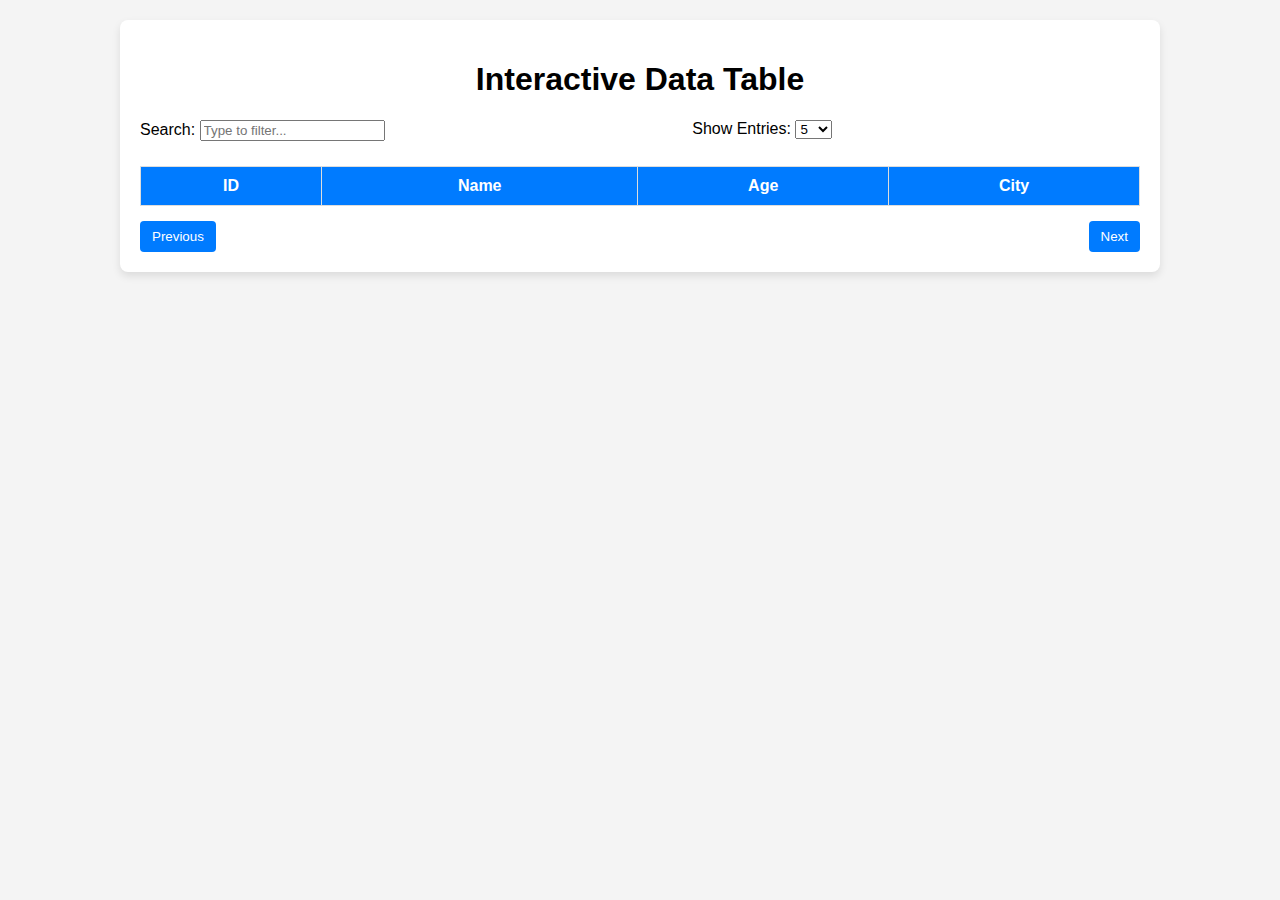
<file: test/index.html>
<!DOCTYPE html>
<html lang="en">
<head>
  <meta charset="UTF-8">
  <meta name="viewport" content="width=device-width, initial-scale=1.0">
  <title>Functional Table</title>
  <link rel="stylesheet" href="styles.css">
</head>
<body>
  <div class="container">
    <h1>Interactive Data Table</h1>
    <!-- Controls for filtering and entries per page -->
    <div class="controls">
      <label>
        Search: 
        <input type="text" id="searchInput" placeholder="Type to filter...">
      </label>
      <label>
        Show Entries: 
        <select id="entriesSelect">
          <option value="5">5</option>
          <option value="10">10</option>
          <option value="20">20</option>
        </select>
      </label>
      <!-- Column Toggle Buttons -->
      <div id="columnToggles"></div>
    </div>

    <!-- Table -->
    <table id="dataTable">
      <thead>
        <tr>
          <th data-key="id">ID</th>
          <th data-key="name">Name</th>
          <th data-key="age">Age</th>
          <th data-key="city">City</th>
        </tr>
      </thead>
      <tbody></tbody>
    </table>

    <!-- Pagination Controls -->
    <div class="pagination">
      <button id="prevPage">Previous</button>
      <span id="pageInfo"></span>
      <button id="nextPage">Next</button>
    </div>
  </div>

  <script src="script.js"></script>
</body>
</html>
</file>
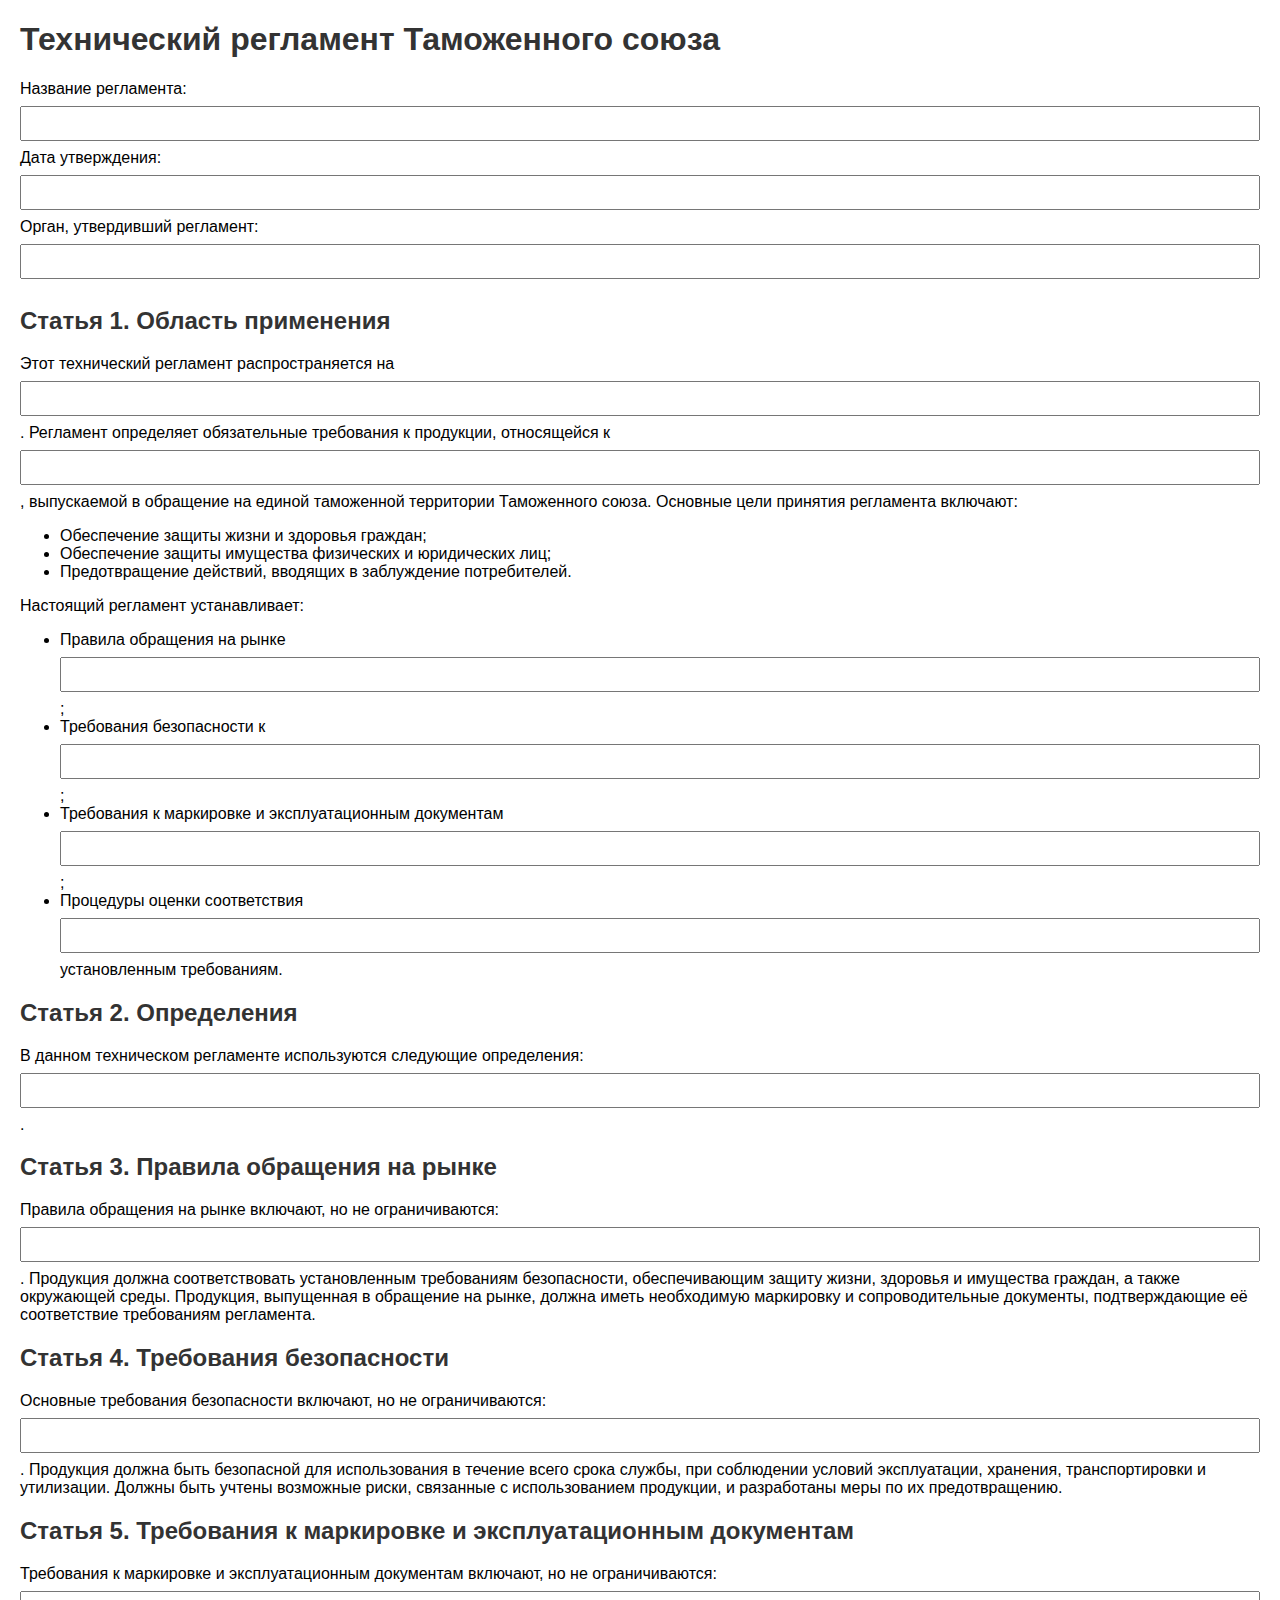
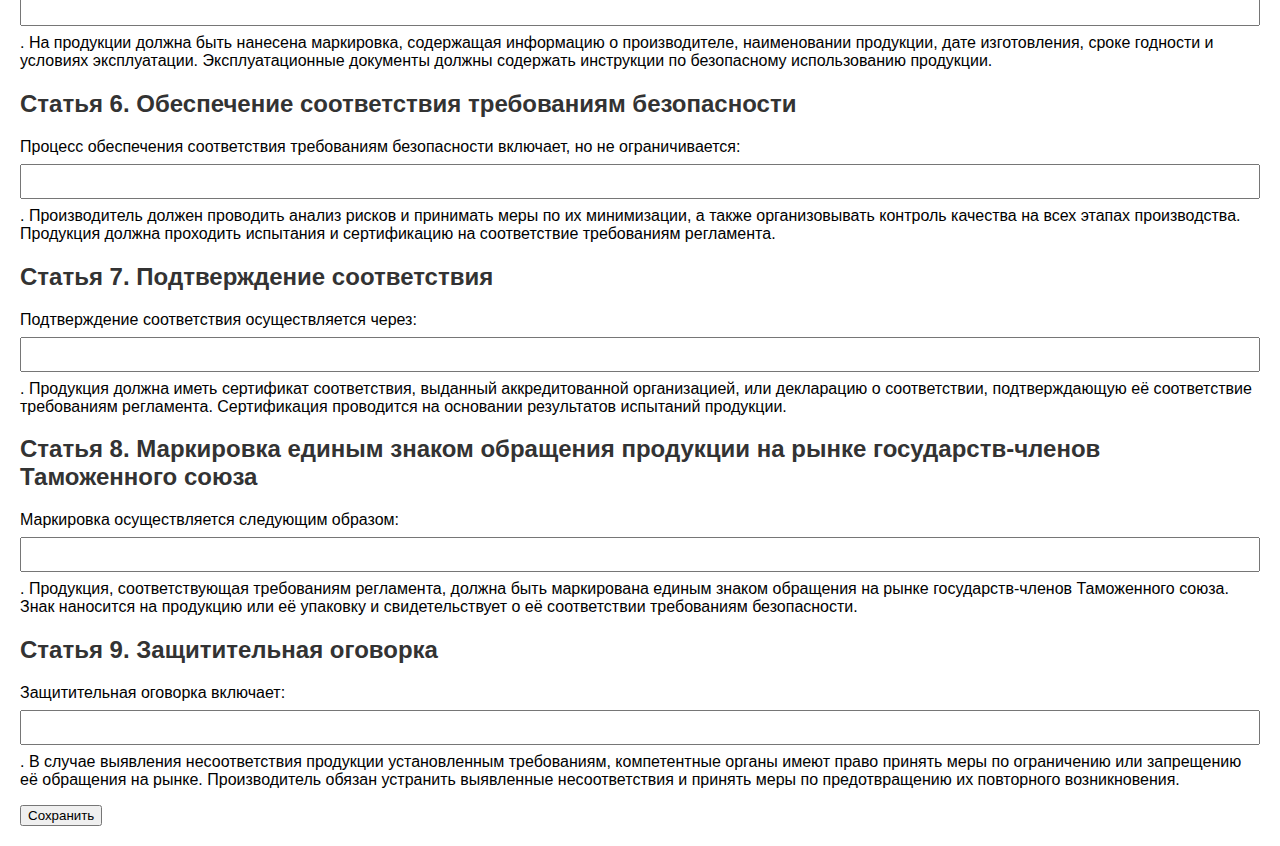
<file: editor.html>
<!DOCTYPE html>
<html lang="ru">
<head>
    <meta charset="UTF-8">
        <title>Технический регламент Таможенного союза</title>
            <style>
                    body {
                                font-family: Arial, sans-serif;
                                            margin: 20px;
                                                    }
                                                            h1, h2 {
                                                                        color: #333;
                                                                                }
                                                                                        .input-field {
                                                                                                    width: 100%;
                                                                                                                padding: 8px;
                                                                                                                            margin: 8px 0;
                                                                                                                                        box-sizing: border-box;
                                                                                                                                                }
                                                                                                                                                    </style>
                                                                                                                                                    </head>
                                                                                                                                                    <body>
                                                                                                                                                        <h1>Технический регламент Таможенного союза</h1>
                                                                                                                                                            
                                                                                                                                                                <form id="techRegForm">
                                                                                                                                                                        <label for="title">Название регламента:</label><br>
                                                                                                                                                                                <input type="text" id="title" name="title" class="input-field"><br>

                                                                                                                                                                                        <label for="approvalDate">Дата утверждения:</label><br>
                                                                                                                                                                                                <input type="text" id="approvalDate" name="approvalDate" class="input-field"><br>

                                                                                                                                                                                                        <label for="approvingBody">Орган, утвердивший регламент:</label><br>
                                                                                                                                                                                                                <input type="text" id="approvingBody" name="approvingBody" class="input-field"><br>

                                                                                                                                                                                                                        <h2>Статья 1. Область применения</h2>
                                                                                                                                                                                                                                <p>
                                                                                                                                                                                                                                            Этот технический регламент распространяется на 
                                                                                                                                                                                                                                                        <input type="text" id="scope" name="scope" class="input-field">.
                                                                                                                                                                                                                                                                    Регламент определяет обязательные требования к продукции, 
                                                                                                                                                                                                                                                                                относящейся к <input type="text" id="productType" name="productType" class="input-field">, 
                                                                                                                                                                                                                                                                                            выпускаемой в обращение на единой таможенной территории Таможенного союза. 
                                                                                                                                                                                                                                                                                                        Основные цели принятия регламента включают:
                                                                                                                                                                                                                                                                                                                </p>
                                                                                                                                                                                                                                                                                                                        <ul>
                                                                                                                                                                                                                                                                                                                                    <li>Обеспечение защиты жизни и здоровья граждан;</li>
                                                                                                                                                                                                                                                                                                                                                <li>Обеспечение защиты имущества физических и юридических лиц;</li>
                                                                                                                                                                                                                                                                                                                                                            <li>Предотвращение действий, вводящих в заблуждение потребителей.</li>
                                                                                                                                                                                                                                                                                                                                                                    </ul>
                                                                                                                                                                                                                                                                                                                                                                            <p>Настоящий регламент устанавливает:</p>
                                                                                                                                                                                                                                                                                                                                                                                    <ul>
                                                                                                                                                                                                                                                                                                                                                                                                <li>Правила обращения на рынке <input type="text" id="marketType" name="marketType" class="input-field">;</li>
                                                                                                                                                                                                                                                                                                                                                                                                            <li>Требования безопасности к <input type="text" id="safetyObject" name="safetyObject" class="input-field">;</li>
                                                                                                                                                                                                                                                                                                                                                                                                                        <li>Требования к маркировке и эксплуатационным документам <input type="text" id="markingObject" name="markingObject" class="input-field">;</li>
                                                                                                                                                                                                                                                                                                                                                                                                                                    <li>Процедуры оценки соответствия <input type="text" id="conformityObject" name="conformityObject" class="input-field"> установленным требованиям.</li>
                                                                                                                                                                                                                                                                                                                                                                                                                                            </ul>

                                                                                                                                                                                                                                                                                                                                                                                                                                                    <h2>Статья 2. Определения</h2>
                                                                                                                                                                                                                                                                                                                                                                                                                                                            <p>
                                                                                                                                                                                                                                                                                                                                                                                                                                                                        В данном техническом регламенте используются следующие определения: 
                                                                                                                                                                                                                                                                                                                                                                                                                                                                                    <input type="text" id="definitions" name="definitions" class="input-field">.
                                                                                                                                                                                                                                                                                                                                                                                                                                                                                            </p>

                                                                                                                                                                                                                                                                                                                                                                                                                                                                                                    <h2>Статья 3. Правила обращения на рынке</h2>
                                                                                                                                                                                                                                                                                                                                                                                                                                                                                                            <p>
                                                                                                                                                                                                                                                                                                                                                                                                                                                                                                                        Правила обращения на рынке включают, но не ограничиваются: 
                                                                                                                                                                                                                                                                                                                                                                                                                                                                                                                                    <input type="text" id="marketRules" name="marketRules" class="input-field">. Продукция должна соответствовать установленным требованиям безопасности, 
                                                                                                                                                                                                                                                                                                                                                                                                                                                                                                                                                обеспечивающим защиту жизни, здоровья и имущества граждан, а также окружающей среды. 
                                                                                                                                                                                                                                                                                                                                                                                                                                                                                                                                                            Продукция, выпущенная в обращение на рынке, должна иметь необходимую маркировку и сопроводительные документы, 
                                                                                                                                                                                                                                                                                                                                                                                                                                                                                                                                                                        подтверждающие её соответствие требованиям регламента.
                                                                                                                                                                                                                                                                                                                                                                                                                                                                                                                                                                                </p>

                                                                                                                                                                                                                                                                                                                                                                                                                                                                                                                                                                                        <h2>Статья 4. Требования безопасности</h2>
                                                                                                                                                                                                                                                                                                                                                                                                                                                                                                                                                                                                <p>
                                                                                                                                                                                                                                                                                                                                                                                                                                                                                                                                                                                                            Основные требования безопасности включают, но не ограничиваются: 
                                                                                                                                                                                                                                                                                                                                                                                                                                                                                                                                                                                                                        <input type="text" id="safetyRequirements" name="safetyRequirements" class="input-field">. Продукция должна быть безопасной для использования в течение всего срока службы, 
                                                                                                                                                                                                                                                                                                                                                                                                                                                                                                                                                                                                                                    при соблюдении условий эксплуатации, хранения, транспортировки и утилизации. Должны быть учтены возможные риски, 
                                                                                                                                                                                                                                                                                                                                                                                                                                                                                                                                                                                                                                                связанные с использованием продукции, и разработаны меры по их предотвращению.
                                                                                                                                                                                                                                                                                                                                                                                                                                                                                                                                                                                                                                                        </p>

                                                                                                                                                                                                                                                                                                                                                                                                                                                                                                                                                                                                                                                                <h2>Статья 5. Требования к маркировке и эксплуатационным документам</h2>
                                                                                                                                                                                                                                                                                                                                                                                                                                                                                                                                                                                                                                                                        <p>
                                                                                                                                                                                                                                                                                                                                                                                                                                                                                                                                                                                                                                                                                    Требования к маркировке и эксплуатационным документам включают, но не ограничиваются: 
                                                                                                                                                                                                                                                                                                                                                                                                                                                                                                                                                                                                                                                                                                <input type="text" id="markingRequirements" name="markingRequirements" class="input-field">. На продукции должна быть нанесена маркировка, содержащая 
                                                                                                                                                                                                                                                                                                                                                                                                                                                                                                                                                                                                                                                                                                            информацию о производителе, наименовании продукции, дате изготовления, сроке годности и условиях эксплуатации. 
                                                                                                                                                                                                                                                                                                                                                                                                                                                                                                                                                                                                                                                                                                                        Эксплуатационные документы должны содержать инструкции по безопасному использованию продукции.
                                                                                                                                                                                                                                                                                                                                                                                                                                                                                                                                                                                                                                                                                                                                </p>

                                                                                                                                                                                                                                                                                                                                                                                                                                                                                                                                                                                                                                                                                                                                        <h2>Статья 6. Обеспечение соответствия требованиям безопасности</h2>
                                                                                                                                                                                                                                                                                                                                                                                                                                                                                                                                                                                                                                                                                                                                                <p>
                                                                                                                                                                                                                                                                                                                                                                                                                                                                                                                                                                                                                                                                                                                                                            Процесс обеспечения соответствия требованиям безопасности включает, но не ограничивается: 
                                                                                                                                                                                                                                                                                                                                                                                                                                                                                                                                                                                                                                                                                                                                                                        <input type="text" id="safetyCompliance" name="safetyCompliance" class="input-field">. Производитель должен проводить анализ рисков и принимать меры 
                                                                                                                                                                                                                                                                                                                                                                                                                                                                                                                                                                                                                                                                                                                                                                                    по их минимизации, а также организовывать контроль качества на всех этапах производства. Продукция должна проходить испытания 
                                                                                                                                                                                                                                                                                                                                                                                                                                                                                                                                                                                                                                                                                                                                                                                                и сертификацию на соответствие требованиям регламента.
                                                                                                                                                                                                                                                                                                                                                                                                                                                                                                                                                                                                                                                                                                                                                                                                        </p>

                                                                                                                                                                                                                                                                                                                                                                                                                                                                                                                                                                                                                                                                                                                                                                                                                <h2>Статья 7. Подтверждение соответствия</h2>
                                                                                                                                                                                                                                                                                                                                                                                                                                                                                                                                                                                                                                                                                                                                                                                                                        <p>
                                                                                                                                                                                                                                                                                                                                                                                                                                                                                                                                                                                                                                                                                                                                                                                                                                    Подтверждение соответствия осуществляется через: 
                                                                                                                                                                                                                                                                                                                                                                                                                                                                                                                                                                                                                                                                                                                                                                                                                                                <input type="text" id="conformityConfirmation" name="conformityConfirmation" class="input-field">. Продукция должна иметь сертификат соответствия, выданный аккредитованной 
                                                                                                                                                                                                                                                                                                                                                                                                                                                                                                                                                                                                                                                                                                                                                                                                                                                            организацией, или декларацию о соответствии, подтверждающую её соответствие требованиям регламента. 
                                                                                                                                                                                                                                                                                                                                                                                                                                                                                                                                                                                                                                                                                                                                                                                                                                                                        Сертификация проводится на основании результатов испытаний продукции.
                                                                                                                                                                                                                                                                                                                                                                                                                                                                                                                                                                                                                                                                                                                                                                                                                                                                                </p>

                                                                                                                                                                                                                                                                                                                                                                                                                                                                                                                                                                                                                                                                                                                                                                                                                                                                                        <h2>Статья 8. Маркировка единым знаком обращения продукции на рынке государств-членов Таможенного союза</h2>
                                                                                                                                                                                                                                                                                                                                                                                                                                                                                                                                                                                                                                                                                                                                                                                                                                                                                                <p>
                                                                                                                                                                                                                                                                                                                                                                                                                                                                                                                                                                                                                                                                                                                                                                                                                                                                                                            Маркировка осуществляется следующим образом: 
                                                                                                                                                                                                                                                                                                                                                                                                                                                                                                                                                                                                                                                                                                                                                                                                                                                                                                                        <input type="text" id="markingSign" name="markingSign" class="input-field">. Продукция, соответствующая требованиям регламента, должна быть маркирована 
                                                                                                                                                                                                                                                                                                                                                                                                                                                                                                                                                                                                                                                                                                                                                                                                                                                                                                                                    единым знаком обращения на рынке государств-членов Таможенного союза. Знак наносится на продукцию или её упаковку и свидетельствует о её соответствии требованиям безопасности.
                                                                                                                                                                                                                                                                                                                                                                                                                                                                                                                                                                                                                                                                                                                                                                                                                                                                                                                                            </p>

                                                                                                                                                                                                                                                                                                                                                                                                                                                                                                                                                                                                                                                                                                                                                                                                                                                                                                                                                    <h2>Статья 9. Защитительная оговорка</h2>
                                                                                                                                                                                                                                                                                                                                                                                                                                                                                                                                                                                                                                                                                                                                                                                                                                                                                                                                                            <p>
                                                                                                                                                                                                                                                                                                                                                                                                                                                                                                                                                                                                                                                                                                                                                                                                                                                                                                                                                                        Защитительная оговорка включает: 
                                                                                                                                                                                                                                                                                                                                                                                                                                                                                                                                                                                                                                                                                                                                                                                                                                                                                                                                                                                    <input type="text" id="safeguardClause" name="safeguardClause" class="input-field">. В случае выявления несоответствия продукции установленным требованиям, 
                                                                                                                                                                                                                                                                                                                                                                                                                                                                                                                                                                                                                                                                                                                                                                                                                                                                                                                                                                                                компетентные органы имеют право принять меры по ограничению или запрещению её обращения на рынке. Производитель обязан устранить 
                                                                                                                                                                                                                                                                                                                                                                                                                                                                                                                                                                                                                                                                                                                                                                                                                                                                                                                                                                                                            выявленные несоответствия и принять меры по предотвращению их повторного возникновения.
                                                                                                                                                                                                                                                                                                                                                                                                                                                                                                                                                                                                                                                                                                                                                                                                                                                                                                                                                                                                                    </p>

                                                                                                                                                                                                                                                                                                                                                                                                                                                                                                                                                                                                                                                                                                                                                                                                                                                                                                                                                                                                                            <button type="submit">Сохранить</button>
                                                                                                                                                                                                                                                                                                                                                                                                                                                                                                                                                                                                                                                                                                                                                                                                                                                                                                                                                                                                                                </form>

                                                                                                                                                                                                                                                                                                                                                                                                                                                                                                                                                                                                                                                                                                                                                                                                                                                                                                                                                                                                                                    <script>
                                                                                                                                                                                                                                                                                                                                                                                                                                                                                                                                                                                                                                                                                                                                                                                                                                                                                                                                                                                                                                            document.getElementById('techRegForm').addEventListener('submit', function(event) {
                                                                                                                                                                                                                                                                                                                                                                                                                                                                                                                                                                                                                                                                                                                                                                                                                                                                                                                                                                                                                                                        event.preventDefault();
                                                                                                                                                                                                                                                                                                                                                                                                                                                                                                                                                                                                                                                                                                                                                                                                                                                                                                                                                                                                                                                                    const formData = new FormData(event.target);
                                                                                                                                                                                                                                                                                                                                                                                                                                                                                                                                                                                                                                                                                                                                                                                                                                                                                                                                                                                                                                                                                const data = Object.fromEntries(formData.entries());
                                                                                                                                                                                                                                                                                                                                                                                                                                                                                                                                                                                                                                                                                                                                                                                                                                                                                                                                                                                                                                                                                            console.log(data);
                                                                                                                                                                                                                                                                                                                                                                                                                                                                                                                                                                                                                                                                                                                                                                                                                                                                                                                                                                                                                                                                                                        alert('Форма отправлена, откройте консоль для просмотра данных.');
                                                                                                                                                                                                                                                                                                                                                                                                                                                                                                                                                                                                                                                                                                                                                                                                                                                                                                                                                                                                                                                                                                                });
                                                                                                                                                                                                                                                                                                                                                                                                                                                                                                                                                                                                                                                                                                                                                                                                                                                                                                                                                                                                                                                                                                                    </script>
                                                                                                                                                                                                                                                                                                                                                                                                                                                                                                                                                                                                                                                                                                                                                                                                                                                                                                                                                                                                                                                                                                                    </body>
                                                                                                                                                                                                                                                                                                                                                                                                                                                                                                                                                                                                                                                                                                                                                                                                                                                                                                                                                                                                                                                                                                                    </html>
</file>
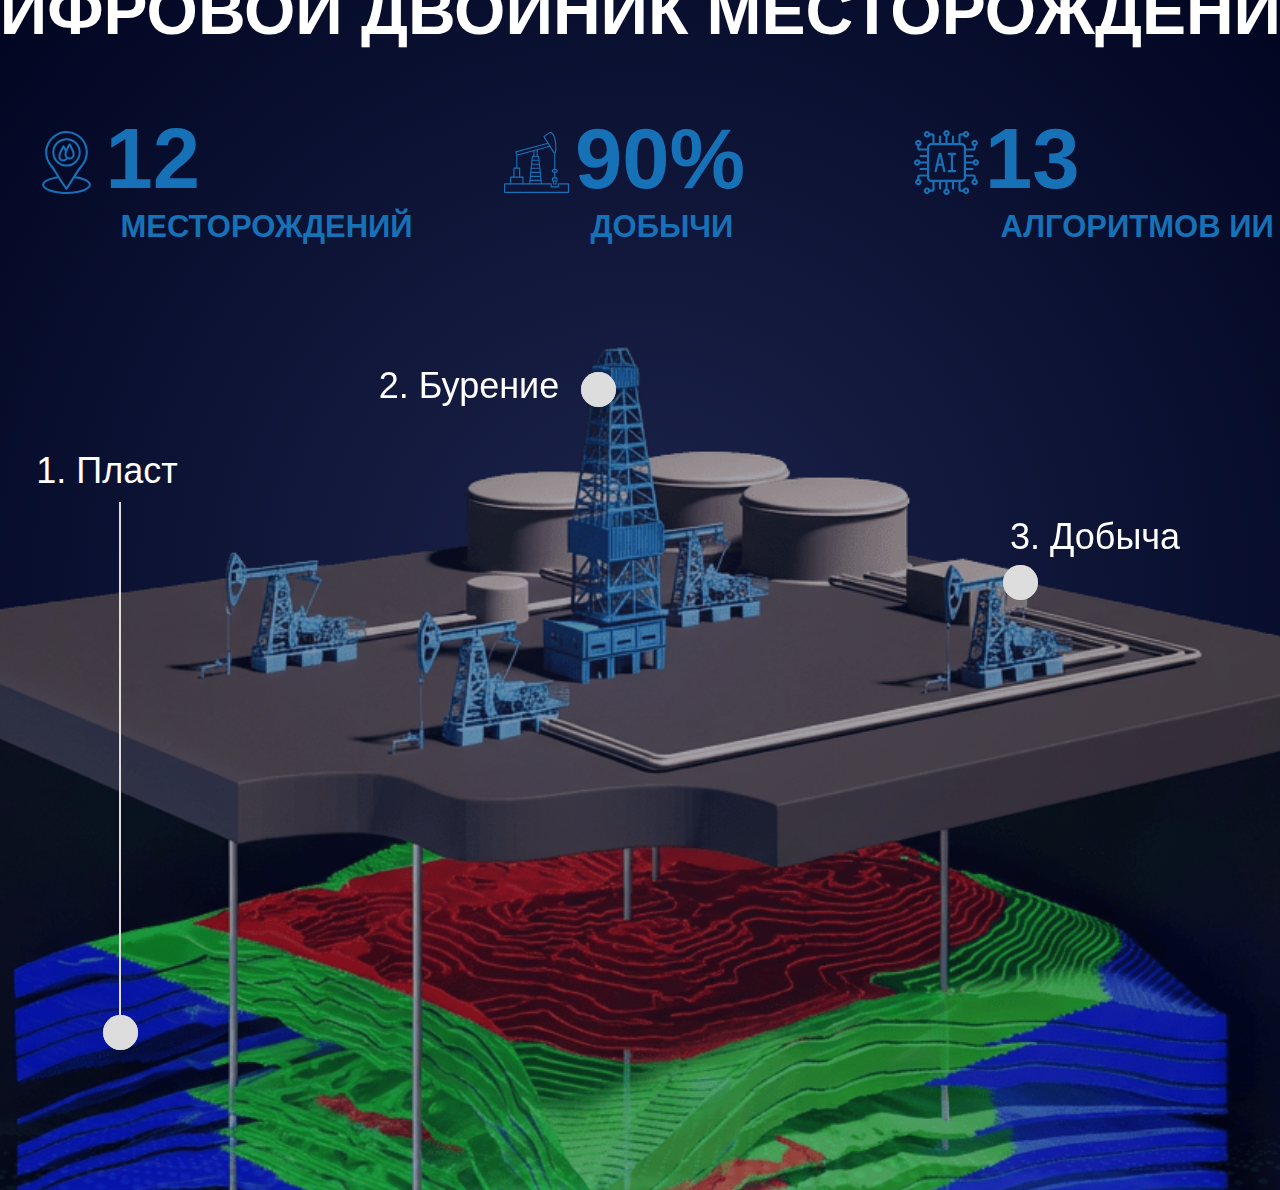
<file: page136393383.html>
<!DOCTYPE html> <html lang="en"> <head> <meta charset="utf-8" /> <meta http-equiv="Content-Type" content="text/html; charset=utf-8" /> <meta name="viewport" content="width=device-width, initial-scale=1.0" /> <!--metatextblock--> <title>KMG DemoDay 2026</title> <meta property="og:url" content="https://hopelesssales.games/page136393383.html" /> <meta property="og:title" content="KMG DemoDay 2026" /> <meta property="og:description" content="" /> <meta property="og:type" content="website" /> <meta property="og:image" content="images/tild3539-6434-4165-a537-386536646239__abi-nurcom_logo.svg" /> <link rel="canonical" href="https://hopelesssales.games/page136393383.html"> <!--/metatextblock--> <meta name="format-detection" content="telephone=no" /> <meta http-equiv="x-dns-prefetch-control" content="on"> <link rel="dns-prefetch" href="https://ws.tildacdn.com">  <!--favicons--> <link rel="icon" type="image/x-icon" sizes="32x32" href="images/tild3363-3038-4262-b636-646231366163__hopeless-sales-fav.ico" media="(prefers-color-scheme: light)"/> <link rel="icon" type="image/x-icon" sizes="32x32" href="images/tild3933-3962-4266-b961-393661623261__hopeless-sales-fav.ico" media="(prefers-color-scheme: dark)"/> <link rel="icon" type="image/svg+xml" sizes="any" href="images/tild3036-3261-4665-a430-343466393030__hopeless_sales-fav.svg"> <link rel="apple-touch-icon" type="image/png" href="images/tild6230-6432-4531-a337-346235313165__hopeless-sales-2line.png"> <link rel="icon" type="image/png" sizes="192x192" href="images/tild6230-6432-4531-a337-346235313165__hopeless-sales-2line.png"> <!--/favicons--> <!-- Assets --> <script src="https://neo.tildacdn.com/js/tilda-fallback-1.0.min.js" async charset="utf-8"></script> <link rel="stylesheet" href="css/tilda-grid-3.0.min.css" type="text/css" media="all" onerror="this.loaderr='y';"/> <link rel="stylesheet" href="css/tilda-blocks-page136393383.min.css?t=1776845035" type="text/css" media="all" onerror="this.loaderr='y';" /> <link rel="stylesheet" href="css/tilda-animation-2.0.min.css" type="text/css" media="all" onerror="this.loaderr='y';" /> <link rel="stylesheet" href="css/fonts-tildasans.css" type="text/css" media="all" onerror="this.loaderr='y';" /> <script nomodule src="js/tilda-polyfill-1.0.min.js" charset="utf-8"></script> <script type="text/javascript">function t_onReady(func) {if(document.readyState!='loading') {func();} else {document.addEventListener('DOMContentLoaded',func);}}
function t_onFuncLoad(funcName,okFunc,time) {if(typeof window[funcName]==='function') {okFunc();} else {setTimeout(function() {t_onFuncLoad(funcName,okFunc,time);},(time||100));}}window.tildaApiServiceRootDomain="tildaapi.pro";function t396_initialScale(t){var e=document.getElementById("rec"+t);if(e){var i=e.querySelector(".t396__artboard");if(i){window.tn_scale_initial_window_width||(window.tn_scale_initial_window_width=document.documentElement.clientWidth);var a=window.tn_scale_initial_window_width,r=[],n,l=i.getAttribute("data-artboard-screens");if(l){l=l.split(",");for(var o=0;o<l.length;o++)r[o]=parseInt(l[o],10)}else r=[320,480,640,960,1200];for(var o=0;o<r.length;o++){var d=r[o];a>=d&&(n=d)}var _="edit"===window.allrecords.getAttribute("data-tilda-mode"),c="center"===t396_getFieldValue(i,"valign",n,r),s="grid"===t396_getFieldValue(i,"upscale",n,r),w=t396_getFieldValue(i,"height_vh",n,r),g=t396_getFieldValue(i,"height",n,r),u=!!window.opr&&!!window.opr.addons||!!window.opera||-1!==navigator.userAgent.indexOf(" OPR/");if(!_&&c&&!s&&!w&&g&&!u){var h=parseFloat((a/n).toFixed(3)),f=[i,i.querySelector(".t396__carrier"),i.querySelector(".t396__filter")],v=Math.floor(parseInt(g,10)*h)+"px",p;i.style.setProperty("--initial-scale-height",v);for(var o=0;o<f.length;o++)f[o].style.setProperty("height","var(--initial-scale-height)");t396_scaleInitial__getElementsToScale(i).forEach((function(t){t.style.zoom=h}))}}}}function t396_scaleInitial__getElementsToScale(t){return t?Array.prototype.slice.call(t.children).filter((function(t){return t&&(t.classList.contains("t396__elem")||t.classList.contains("t396__group"))})):[]}function t396_getFieldValue(t,e,i,a){var r,n=a[a.length-1];if(!(r=i===n?t.getAttribute("data-artboard-"+e):t.getAttribute("data-artboard-"+e+"-res-"+i)))for(var l=0;l<a.length;l++){var o=a[l];if(!(o<=i)&&(r=o===n?t.getAttribute("data-artboard-"+e):t.getAttribute("data-artboard-"+e+"-res-"+o)))break}return r}window.TN_SCALE_INITIAL_VER="1.0",window.tn_scale_initial_window_width=null;</script> <script src="js/jquery-1.10.2.min.js" charset="utf-8" onerror="this.loaderr='y';"></script> <script src="js/tilda-scripts-3.0.min.js" charset="utf-8" defer onerror="this.loaderr='y';"></script> <script src="js/tilda-blocks-page136393383.min.js?t=1776845035" charset="utf-8" async onerror="this.loaderr='y';"></script> <script src="js/lazyload-1.3.min.export.js" charset="utf-8" async onerror="this.loaderr='y';"></script> <script src="js/tilda-animation-2.0.min.js" charset="utf-8" async onerror="this.loaderr='y';"></script> <script src="js/tilda-zero-1.1.min.js" charset="utf-8" async onerror="this.loaderr='y';"></script> <script src="js/tilda-animation-sbs-1.0.min.js" charset="utf-8" async onerror="this.loaderr='y';"></script> <script src="js/tilda-zero-scale-1.0.min.js" charset="utf-8" async onerror="this.loaderr='y';"></script> <script src="js/tilda-events-1.0.min.js" charset="utf-8" async onerror="this.loaderr='y';"></script> <!-- nominify begin --><!-- Yandex.Metrika counter --> <script type="text/javascript">
    (function(m,e,t,r,i,k,a){
        m[i]=m[i]||function(){(m[i].a=m[i].a||[]).push(arguments)};
        m[i].l=1*new Date();
        for (var j = 0; j < document.scripts.length; j++) {if (document.scripts[j].src === r) { return; }}
        k=e.createElement(t),a=e.getElementsByTagName(t)[0],k.async=1,k.src=r,a.parentNode.insertBefore(k,a)
    })(window, document,'script','https://mc.yandex.ru/metrika/tag.js?id=108178645', 'ym');
    ym(108178645, 'init', {ssr:true, webvisor:true, clickmap:true, ecommerce:"dataLayer", referrer: document.referrer, url: location.href, accurateTrackBounce:true, trackLinks:true});
</script> <noscript><div><img src="https://mc.yandex.ru/watch/108178645" style="position:absolute; left:-9999px;" alt="" /></div></noscript> <!-- /Yandex.Metrika counter --><!-- nominify end --><script type="text/javascript">window.dataLayer=window.dataLayer||[];</script> <script type="text/javascript">(function() {if((/bot|google|yandex|baidu|bing|msn|duckduckbot|teoma|slurp|crawler|spider|robot|crawling|facebook/i.test(navigator.userAgent))===false&&typeof(sessionStorage)!='undefined'&&sessionStorage.getItem('visited')!=='y'&&document.visibilityState){var style=document.createElement('style');style.type='text/css';style.innerHTML='@media screen and (min-width: 980px) {.t-records {opacity: 0;}.t-records_animated {-webkit-transition: opacity ease-in-out .2s;-moz-transition: opacity ease-in-out .2s;-o-transition: opacity ease-in-out .2s;transition: opacity ease-in-out .2s;}.t-records.t-records_visible {opacity: 1;}}';document.getElementsByTagName('head')[0].appendChild(style);function t_setvisRecs(){var alr=document.querySelectorAll('.t-records');Array.prototype.forEach.call(alr,function(el) {el.classList.add("t-records_animated");});setTimeout(function() {Array.prototype.forEach.call(alr,function(el) {el.classList.add("t-records_visible");});sessionStorage.setItem("visited","y");},400);}
document.addEventListener('DOMContentLoaded',t_setvisRecs);}})();</script></head> <body class="t-body" style="margin:0;"> <!--allrecords--> <div id="allrecords" data-tilda-export="yes" class="t-records" data-hook="blocks-collection-content-node" data-tilda-project-id="23450503" data-tilda-page-id="136393383" data-tilda-formskey="ad969316f524cc3150e7bade23450503" data-tilda-cookie="no" data-tilda-lazy="yes" data-tilda-project-lang="EN" data-tilda-root-zone="pro" data-tilda-project-headcode="yes" data-tilda-ts="y" data-tilda-project-country="KZ"> <div id="rec2188151003" class="r t-rec" style=" " data-animationappear="off" data-record-type="396"> <!-- T396 --> <style>#rec2188151003 .t396__artboard {min-height:1190px;height:100vh;background-image:radial-gradient(circle at center,rgba(29,36,76,1) 0%,rgba(0,5,33,1) 100%);}#rec2188151003 .t396__filter {min-height:1190px;height:100vh;}#rec2188151003 .t396__carrier{min-height:1190px;height:100vh;background-position:center center;background-attachment:scroll;background-size:cover;background-repeat:no-repeat;}@media screen and (max-width:1199px) {#rec2188151003 .t396__artboard,#rec2188151003 .t396__filter,#rec2188151003 .t396__carrier {}#rec2188151003 .t396__filter {}#rec2188151003 .t396__carrier {background-attachment:scroll;}}@media screen and (max-width:959px) {#rec2188151003 .t396__artboard,#rec2188151003 .t396__filter,#rec2188151003 .t396__carrier {min-height:990px;}#rec2188151003 .t396__filter {}#rec2188151003 .t396__carrier {background-attachment:scroll;}}@media screen and (max-width:639px) {#rec2188151003 .t396__artboard,#rec2188151003 .t396__filter,#rec2188151003 .t396__carrier {min-height:590px;}#rec2188151003 .t396__filter {}#rec2188151003 .t396__carrier {background-attachment:scroll;}}#rec2188151003 .tn-elem[data-elem-id="1776404450245"]{z-index:3;top:calc(100vh - 377px + 0px);;left:calc(50% - 50% + 0px);;width:100%;height:377px;}#rec2188151003 .tn-elem[data-elem-id="1776404450245"] .tn-atom{border-radius:0px 0px 0px 0px;background-position:center center;background-size:cover;background-repeat:no-repeat;border-width:var(--t396-borderwidth,0);border-style:var(--t396-borderstyle,solid);border-color:var(--t396-bordercolor,transparent);transition:background-color var(--t396-speedhover,0s) ease-in-out,color var(--t396-speedhover,0s) ease-in-out,border-color var(--t396-speedhover,0s) ease-in-out,box-shadow var(--t396-shadowshoverspeed,0.2s) ease-in-out;}@media screen and (max-width:1199px){#rec2188151003 .tn-elem[data-elem-id="1776404450245"]{display:table;top:calc(1190px - 377px + -10px);;}}@media screen and (max-width:959px){#rec2188151003 .tn-elem[data-elem-id="1776404450245"]{display:table;}}@media screen and (max-width:639px){#rec2188151003 .tn-elem[data-elem-id="1776404450245"]{display:table;}}#rec2188151003 .tn-elem[data-elem-id="1776404634440"]{z-index:3;top:calc(100vh - 1175px + 302px);;left:calc(50% - 1052.5px + 1px);;width:2105px;height:auto;}#rec2188151003 .tn-elem[data-elem-id="1776404634440"] .tn-atom{border-radius:0px 0px 0px 0px;opacity:0.6;background-position:center center;border-width:var(--t396-borderwidth,0);border-style:var(--t396-borderstyle,solid);border-color:var(--t396-bordercolor,transparent);transition:background-color var(--t396-speedhover,0s) ease-in-out,color var(--t396-speedhover,0s) ease-in-out,border-color var(--t396-speedhover,0s) ease-in-out,box-shadow var(--t396-shadowshoverspeed,0.2s) ease-in-out;}#rec2188151003 .tn-elem[data-elem-id="1776404634440"] .tn-atom__img{border-radius:0px 0px 0px 0px;object-position:center center;}@media screen and (max-width:1199px){#rec2188151003 .tn-elem[data-elem-id="1776404634440"]{display:table;top:calc(1190px - 1175px + 1px);;left:calc(50% - 1052.5px + 0px);;width:1482px;height:auto;}}@media screen and (max-width:959px){#rec2188151003 .tn-elem[data-elem-id="1776404634440"]{display:table;top:calc(1190px - 1175px + 0px);;left:calc(50% - 1052.5px + 1px);;width:1193px;height:auto;}}@media screen and (max-width:639px){#rec2188151003 .tn-elem[data-elem-id="1776404634440"]{display:table;top:calc(1190px - 1175px + 0px);;left:calc(50% - 1052.5px + 0px);;width:762px;height:auto;}}#rec2188151003 .tn-elem[data-elem-id="1776404956240"]{z-index:3;top:calc(100vh - 35px + -140px);;left:calc(50% - 17.5px + -520px);;width:35px;height:35px;}#rec2188151003 .tn-elem.t396__elem--anim-hidden[data-elem-id="1776404956240"]{opacity:0;}#rec2188151003 .tn-elem[data-elem-id="1776404956240"] .tn-atom{border-radius:3000px 3000px 3000px 3000px;opacity:0.3;background-color:#dddddd;background-position:center center;border-width:var(--t396-borderwidth,0);border-style:var(--t396-borderstyle,solid);border-color:var(--t396-bordercolor,transparent);transition:background-color var(--t396-speedhover,0s) ease-in-out,color var(--t396-speedhover,0s) ease-in-out,border-color var(--t396-speedhover,0s) ease-in-out,box-shadow var(--t396-shadowshoverspeed,0.2s) ease-in-out;}@media screen and (max-width:1199px){#rec2188151003 .tn-elem[data-elem-id="1776404956240"]{display:table;top:calc(1190px - 35px + -332px);;left:calc(50% - 17.5px + -390px);;}}@media screen and (max-width:959px){#rec2188151003 .tn-elem[data-elem-id="1776404956240"]{display:table;top:calc(1190px - 35px + -199px);;left:calc(50% - 17.5px + -272px);;}}@media screen and (max-width:639px){#rec2188151003 .tn-elem[data-elem-id="1776404956240"]{display:table;top:calc(1190px - 35px + -75px);;left:calc(50% - 17.5px + -100px);;width:20px;height:20px;}}#rec2188151003 .tn-elem[data-elem-id="1776406113932000005"]{z-index:3;top:calc(100vh - 35px + -140px);;left:calc(50% - 17.5px + -520px);;width:35px;height:35px;}#rec2188151003 .tn-elem.t396__elem--anim-hidden[data-elem-id="1776406113932000005"]{opacity:0;}#rec2188151003 .tn-elem[data-elem-id="1776406113932000005"] .tn-atom{border-radius:3000px 3000px 3000px 3000px;opacity:0.6;background-color:#dddddd;background-position:center center;border-width:var(--t396-borderwidth,0);border-style:var(--t396-borderstyle,solid);border-color:var(--t396-bordercolor,transparent);transition:background-color var(--t396-speedhover,0s) ease-in-out,color var(--t396-speedhover,0s) ease-in-out,border-color var(--t396-speedhover,0s) ease-in-out,box-shadow var(--t396-shadowshoverspeed,0.2s) ease-in-out;}@media screen and (max-width:1199px){#rec2188151003 .tn-elem[data-elem-id="1776406113932000005"]{display:table;top:calc(1190px - 35px + -332px);;left:calc(50% - 17.5px + -390px);;}}@media screen and (max-width:959px){#rec2188151003 .tn-elem[data-elem-id="1776406113932000005"]{display:table;top:calc(1190px - 35px + -199px);;left:calc(50% - 17.5px + -272px);;}}@media screen and (max-width:639px){#rec2188151003 .tn-elem[data-elem-id="1776406113932000005"]{display:table;top:calc(1190px - 35px + -75px);;left:calc(50% - 17.5px + -100px);;width:20px;height:20px;}}#rec2188151003 .tn-elem[data-elem-id="1776406113024000004"]{z-index:3;top:calc(100vh - 35px + -140px);;left:calc(50% - 17.5px + -520px);;width:35px;height:35px;}#rec2188151003 .tn-elem[data-elem-id="1776406113024000004"] .tn-atom{border-radius:3000px 3000px 3000px 3000px;background-color:#dddddd;background-position:center center;border-width:var(--t396-borderwidth,0);border-style:var(--t396-borderstyle,solid);border-color:var(--t396-bordercolor,transparent);transition:background-color var(--t396-speedhover,0s) ease-in-out,color var(--t396-speedhover,0s) ease-in-out,border-color var(--t396-speedhover,0s) ease-in-out,box-shadow var(--t396-shadowshoverspeed,0.2s) ease-in-out;}@media screen and (max-width:1199px){#rec2188151003 .tn-elem[data-elem-id="1776406113024000004"]{display:table;top:calc(1190px - 35px + -332px);;left:calc(50% - 17.5px + -390px);;}}@media screen and (max-width:959px){#rec2188151003 .tn-elem[data-elem-id="1776406113024000004"]{display:table;top:calc(1190px - 35px + -199px);;left:calc(50% - 17.5px + -272px);;}}@media screen and (max-width:639px){#rec2188151003 .tn-elem[data-elem-id="1776406113024000004"]{display:table;top:calc(1190px - 35px + -75px);;left:calc(50% - 17.5px + -100px);;width:20px;height:20px;}}#rec2188151003 .tn-elem[data-elem-id="1776406325994000010"]{z-index:3;top:calc(100vh - 35px + -590px);;left:calc(50% - 17.5px + 380px);;width:35px;height:35px;}#rec2188151003 .tn-elem.t396__elem--anim-hidden[data-elem-id="1776406325994000010"]{opacity:0;}#rec2188151003 .tn-elem[data-elem-id="1776406325994000010"] .tn-atom{border-radius:3000px 3000px 3000px 3000px;opacity:0.6;background-color:#dddddd;background-position:center center;border-width:var(--t396-borderwidth,0);border-style:var(--t396-borderstyle,solid);border-color:var(--t396-bordercolor,transparent);transition:background-color var(--t396-speedhover,0s) ease-in-out,color var(--t396-speedhover,0s) ease-in-out,border-color var(--t396-speedhover,0s) ease-in-out,box-shadow var(--t396-shadowshoverspeed,0.2s) ease-in-out;}@media screen and (max-width:1199px){#rec2188151003 .tn-elem[data-elem-id="1776406325994000010"]{display:table;top:calc(1190px - 35px + -623px);;left:calc(50% - 17.5px + 273px);;}}@media screen and (max-width:959px){#rec2188151003 .tn-elem[data-elem-id="1776406325994000010"]{display:table;top:calc(1190px - 35px + -520px);;left:calc(50% - 17.5px + 227px);;}}@media screen and (max-width:639px){#rec2188151003 .tn-elem[data-elem-id="1776406325994000010"]{display:table;top:calc(1190px - 35px + -331px);;left:calc(50% - 17.5px + 135px);;width:20px;height:20px;}}#rec2188151003 .tn-elem[data-elem-id="1776406325994000011"]{z-index:3;top:calc(100vh - 35px + -590px);;left:calc(50% - 17.5px + 380px);;width:35px;height:35px;}#rec2188151003 .tn-elem[data-elem-id="1776406325994000011"] .tn-atom{border-radius:3000px 3000px 3000px 3000px;background-color:#dddddd;background-position:center center;border-width:var(--t396-borderwidth,0);border-style:var(--t396-borderstyle,solid);border-color:var(--t396-bordercolor,transparent);transition:background-color var(--t396-speedhover,0s) ease-in-out,color var(--t396-speedhover,0s) ease-in-out,border-color var(--t396-speedhover,0s) ease-in-out,box-shadow var(--t396-shadowshoverspeed,0.2s) ease-in-out;}@media screen and (max-width:1199px){#rec2188151003 .tn-elem[data-elem-id="1776406325994000011"]{display:table;top:calc(1190px - 35px + -623px);;left:calc(50% - 17.5px + 273px);;}}@media screen and (max-width:959px){#rec2188151003 .tn-elem[data-elem-id="1776406325994000011"]{display:table;top:calc(1190px - 35px + -520px);;left:calc(50% - 17.5px + 227px);;}}@media screen and (max-width:639px){#rec2188151003 .tn-elem[data-elem-id="1776406325994000011"]{display:table;top:calc(1190px - 35px + -331px);;left:calc(50% - 17.5px + 135px);;width:20px;height:20px;}}#rec2188151003 .tn-elem[data-elem-id="1776413171393000001"]{color:#ffffff;text-align:center;z-index:3;top:calc(100vh - 102px + -1128px);;left:calc(50% - 700px + 0px);;width:1400px;height:auto;}#rec2188151003 .tn-elem[data-elem-id="1776413171393000001"] .tn-atom{vertical-align:middle;color:#ffffff;font-size:66px;font-family:var(--t-text-font,Arial);line-height:1.55;font-weight:700;text-transform:uppercase;background-position:center center;border-width:var(--t396-borderwidth,0);border-style:var(--t396-borderstyle,solid);border-color:var(--t396-bordercolor,transparent);transition:background-color var(--t396-speedhover,0s) ease-in-out,color var(--t396-speedhover,0s) ease-in-out,border-color var(--t396-speedhover,0s) ease-in-out,box-shadow var(--t396-shadowshoverspeed,0.2s) ease-in-out;--t396-shadow-text-opacity:100%;text-shadow:var(--t396-shadow-text-x,0px) var(--t396-shadow-text-y,0px) var(--t396-shadow-text-blur,0px) rgba(var(--t396-shadow-text-color),var(--t396-shadow-text-opacity,100%));}@media screen and (max-width:1199px){#rec2188151003 .tn-elem[data-elem-id="1776413171393000001"]{display:table;top:calc(1190px - 102px + -1126px);;left:calc(50% - 700px + 0px);;width:px;height:auto;}#rec2188151003 .tn-elem[data-elem-id="1776413171393000001"] .tn-atom{white-space:normal;font-size:48px;background-size:cover;}}@media screen and (max-width:959px){#rec2188151003 .tn-elem[data-elem-id="1776413171393000001"]{display:table;top:calc(1190px - 102px + -902px);;left:calc(50% - 700px + 0px);;width:px;height:auto;}#rec2188151003 .tn-elem[data-elem-id="1776413171393000001"] .tn-atom{white-space:normal;font-size:31px;background-size:cover;}}@media screen and (max-width:639px){#rec2188151003 .tn-elem[data-elem-id="1776413171393000001"]{display:table;top:calc(1190px - 102px + -524px);;left:calc(50% - 700px + 1px);;width:347px;height:auto;}#rec2188151003 .tn-elem[data-elem-id="1776413171393000001"] .tn-atom{white-space:normal;font-size:20px;line-height:1.2;background-size:cover;}}#rec2188151003 .tn-elem[data-elem-id="1776419477072000001"]{z-index:3;top:calc(100vh - 35px + -783px);;left:calc(50% - 17.5px + -42px);;width:35px;height:35px;}#rec2188151003 .tn-elem.t396__elem--anim-hidden[data-elem-id="1776419477072000001"]{opacity:0;}#rec2188151003 .tn-elem[data-elem-id="1776419477072000001"] .tn-atom{border-radius:3000px 3000px 3000px 3000px;opacity:0.3;background-color:#dddddd;background-position:center center;border-width:var(--t396-borderwidth,0);border-style:var(--t396-borderstyle,solid);border-color:var(--t396-bordercolor,transparent);transition:background-color var(--t396-speedhover,0s) ease-in-out,color var(--t396-speedhover,0s) ease-in-out,border-color var(--t396-speedhover,0s) ease-in-out,box-shadow var(--t396-shadowshoverspeed,0.2s) ease-in-out;}@media screen and (max-width:1199px){#rec2188151003 .tn-elem[data-elem-id="1776419477072000001"]{display:table;top:calc(1190px - 35px + -772px);;left:calc(50% - 17.5px + -27px);;}}@media screen and (max-width:959px){#rec2188151003 .tn-elem[data-elem-id="1776419477072000001"]{display:table;top:calc(1190px - 35px + -641px);;left:calc(50% - 17.5px + -27px);;}}@media screen and (max-width:639px){#rec2188151003 .tn-elem[data-elem-id="1776419477072000001"]{display:table;top:calc(1190px - 35px + -395px);;left:calc(50% - 17.5px + -6px);;width:20px;height:20px;}}#rec2188151003 .tn-elem[data-elem-id="1776419477072000002"]{z-index:3;top:calc(100vh - 35px + -783px);;left:calc(50% - 17.5px + -42px);;width:35px;height:35px;}#rec2188151003 .tn-elem.t396__elem--anim-hidden[data-elem-id="1776419477072000002"]{opacity:0;}#rec2188151003 .tn-elem[data-elem-id="1776419477072000002"] .tn-atom{border-radius:3000px 3000px 3000px 3000px;opacity:0.6;background-color:#dddddd;background-position:center center;border-width:var(--t396-borderwidth,0);border-style:var(--t396-borderstyle,solid);border-color:var(--t396-bordercolor,transparent);transition:background-color var(--t396-speedhover,0s) ease-in-out,color var(--t396-speedhover,0s) ease-in-out,border-color var(--t396-speedhover,0s) ease-in-out,box-shadow var(--t396-shadowshoverspeed,0.2s) ease-in-out;}@media screen and (max-width:1199px){#rec2188151003 .tn-elem[data-elem-id="1776419477072000002"]{display:table;top:calc(1190px - 35px + -772px);;left:calc(50% - 17.5px + -27px);;}}@media screen and (max-width:959px){#rec2188151003 .tn-elem[data-elem-id="1776419477072000002"]{display:table;top:calc(1190px - 35px + -641px);;left:calc(50% - 17.5px + -27px);;}}@media screen and (max-width:639px){#rec2188151003 .tn-elem[data-elem-id="1776419477072000002"]{display:table;top:calc(1190px - 35px + -395px);;left:calc(50% - 17.5px + -6px);;width:20px;height:20px;}}#rec2188151003 .tn-elem[data-elem-id="1776419477072000003"]{z-index:3;top:calc(100vh - 35px + -783px);;left:calc(50% - 17.5px + -42px);;width:35px;height:35px;}#rec2188151003 .tn-elem[data-elem-id="1776419477072000003"] .tn-atom{border-radius:3000px 3000px 3000px 3000px;background-color:#dddddd;background-position:center center;border-width:var(--t396-borderwidth,0);border-style:var(--t396-borderstyle,solid);border-color:var(--t396-bordercolor,transparent);transition:background-color var(--t396-speedhover,0s) ease-in-out,color var(--t396-speedhover,0s) ease-in-out,border-color var(--t396-speedhover,0s) ease-in-out,box-shadow var(--t396-shadowshoverspeed,0.2s) ease-in-out;}@media screen and (max-width:1199px){#rec2188151003 .tn-elem[data-elem-id="1776419477072000003"]{display:table;top:calc(1190px - 35px + -772px);;left:calc(50% - 17.5px + -27px);;}}@media screen and (max-width:959px){#rec2188151003 .tn-elem[data-elem-id="1776419477072000003"]{display:table;top:calc(1190px - 35px + -641px);;left:calc(50% - 17.5px + -27px);;}}@media screen and (max-width:639px){#rec2188151003 .tn-elem[data-elem-id="1776419477072000003"]{display:table;top:calc(1190px - 35px + -395px);;left:calc(50% - 17.5px + -6px);;width:20px;height:20px;}}#rec2188151003 .tn-elem[data-elem-id="1776419818926000001"]{color:#1671b6;z-index:3;top:calc(100vh - 132px + -965px);;left:calc(50% - 67.5px + -467px);;width:135px;height:auto;}#rec2188151003 .tn-elem[data-elem-id="1776419818926000001"] .tn-atom{vertical-align:middle;color:#1671b6;font-size:85px;font-family:var(--t-text-font,Arial);line-height:1.55;font-weight:700;text-transform:uppercase;background-position:center center;border-width:var(--t396-borderwidth,0);border-style:var(--t396-borderstyle,solid);border-color:var(--t396-bordercolor,transparent);transition:background-color var(--t396-speedhover,0s) ease-in-out,color var(--t396-speedhover,0s) ease-in-out,border-color var(--t396-speedhover,0s) ease-in-out,box-shadow var(--t396-shadowshoverspeed,0.2s) ease-in-out;--t396-shadow-text-opacity:100%;text-shadow:var(--t396-shadow-text-x,0px) var(--t396-shadow-text-y,0px) var(--t396-shadow-text-blur,0px) rgba(var(--t396-shadow-text-color),var(--t396-shadow-text-opacity,100%));}@media screen and (max-width:1199px){#rec2188151003 .tn-elem[data-elem-id="1776419818926000001"]{display:table;top:calc(1190px - 132px + -966px);;left:calc(50% - 67.5px + -379px);;width:px;height:auto;}#rec2188151003 .tn-elem[data-elem-id="1776419818926000001"] .tn-atom{white-space:normal;font-size:82px;background-size:cover;}}@media screen and (max-width:959px){#rec2188151003 .tn-elem[data-elem-id="1776419818926000001"]{display:table;top:calc(1190px - 132px + -779px);;left:calc(50% - 67.5px + -205px);;width:px;height:auto;}#rec2188151003 .tn-elem[data-elem-id="1776419818926000001"] .tn-atom{white-space:normal;font-size:64px;background-size:cover;}}@media screen and (max-width:639px){#rec2188151003 .tn-elem[data-elem-id="1776419818926000001"]{display:table;top:calc(1190px - 132px + -463px);;left:calc(50% - 67.5px + -108px);;width:55px;height:auto;}#rec2188151003 .tn-elem[data-elem-id="1776419818926000001"] .tn-atom{white-space:normal;font-size:31px;background-size:cover;}}#rec2188151003 .tn-elem[data-elem-id="1776419818926000002"]{color:#1671b6;z-index:3;top:calc(100vh - 48px + -939px);;left:calc(50% - 142.5px + -377px);;width:285px;height:auto;}#rec2188151003 .tn-elem[data-elem-id="1776419818926000002"] .tn-atom{vertical-align:middle;color:#1671b6;font-size:31px;font-family:var(--t-text-font,Arial);line-height:1.55;font-weight:700;text-transform:uppercase;background-position:center center;border-width:var(--t396-borderwidth,0);border-style:var(--t396-borderstyle,solid);border-color:var(--t396-bordercolor,transparent);transition:background-color var(--t396-speedhover,0s) ease-in-out,color var(--t396-speedhover,0s) ease-in-out,border-color var(--t396-speedhover,0s) ease-in-out,box-shadow var(--t396-shadowshoverspeed,0.2s) ease-in-out;--t396-shadow-text-opacity:100%;text-shadow:var(--t396-shadow-text-x,0px) var(--t396-shadow-text-y,0px) var(--t396-shadow-text-blur,0px) rgba(var(--t396-shadow-text-color),var(--t396-shadow-text-opacity,100%));}@media screen and (max-width:1199px){#rec2188151003 .tn-elem[data-elem-id="1776419818926000002"]{display:table;top:calc(1190px - 48px + -949px);;left:calc(50% - 142.5px + -317px);;width:230px;height:auto;}#rec2188151003 .tn-elem[data-elem-id="1776419818926000002"] .tn-atom{white-space:normal;font-size:25px;background-size:cover;}}@media screen and (max-width:959px){#rec2188151003 .tn-elem[data-elem-id="1776419818926000002"]{display:table;top:calc(1190px - 48px + -773px);;left:calc(50% - 142.5px + -202px);;width:128px;height:auto;}#rec2188151003 .tn-elem[data-elem-id="1776419818926000002"] .tn-atom{white-space:normal;font-size:14px;background-size:cover;}}@media screen and (max-width:639px){#rec2188151003 .tn-elem[data-elem-id="1776419818926000002"]{display:table;top:calc(1190px - 48px + -453px);;left:calc(50% - 142.5px + -89px);;width:88px;height:auto;}#rec2188151003 .tn-elem[data-elem-id="1776419818926000002"] .tn-atom{white-space:normal;font-size:10px;background-size:cover;}}#rec2188151003 .tn-elem[data-elem-id="1776419818926000003"]{z-index:3;top:calc(100vh - 65px + -995px);;left:calc(50% - 32.5px + -574px);;width:65px;height:auto;}#rec2188151003 .tn-elem[data-elem-id="1776419818926000003"] .tn-atom{border-radius:0px 0px 0px 0px;background-position:center center;border-width:var(--t396-borderwidth,0);border-style:var(--t396-borderstyle,solid);border-color:var(--t396-bordercolor,transparent);transition:background-color var(--t396-speedhover,0s) ease-in-out,color var(--t396-speedhover,0s) ease-in-out,border-color var(--t396-speedhover,0s) ease-in-out,box-shadow var(--t396-shadowshoverspeed,0.2s) ease-in-out;}#rec2188151003 .tn-elem[data-elem-id="1776419818926000003"] .tn-atom__img{border-radius:0px 0px 0px 0px;object-position:center center;}@media screen and (max-width:1199px){#rec2188151003 .tn-elem[data-elem-id="1776419818926000003"]{display:table;top:calc(1190px - 65px + -991px);;left:calc(50% - 32.5px + -478px);;height:auto;}}@media screen and (max-width:959px){#rec2188151003 .tn-elem[data-elem-id="1776419818926000003"]{display:table;top:calc(1190px - 65px + -799px);;left:calc(50% - 32.5px + -296px);;width:47px;height:auto;}}@media screen and (max-width:639px){#rec2188151003 .tn-elem[data-elem-id="1776419818926000003"]{display:table;top:calc(1190px - 65px + -475px);;left:calc(50% - 32.5px + -149px);;width:21px;height:auto;}}#rec2188151003 .tn-elem[data-elem-id="1776419818926000004"]{color:#1671b6;z-index:3;top:calc(100vh - 132px + -965px);;left:calc(50% - 146px + 81px);;width:292px;height:auto;}#rec2188151003 .tn-elem[data-elem-id="1776419818926000004"] .tn-atom{vertical-align:middle;color:#1671b6;font-size:85px;font-family:var(--t-text-font,Arial);line-height:1.55;font-weight:700;text-transform:uppercase;background-position:center center;border-width:var(--t396-borderwidth,0);border-style:var(--t396-borderstyle,solid);border-color:var(--t396-bordercolor,transparent);transition:background-color var(--t396-speedhover,0s) ease-in-out,color var(--t396-speedhover,0s) ease-in-out,border-color var(--t396-speedhover,0s) ease-in-out,box-shadow var(--t396-shadowshoverspeed,0.2s) ease-in-out;--t396-shadow-text-opacity:100%;text-shadow:var(--t396-shadow-text-x,0px) var(--t396-shadow-text-y,0px) var(--t396-shadow-text-blur,0px) rgba(var(--t396-shadow-text-color),var(--t396-shadow-text-opacity,100%));}@media screen and (max-width:1199px){#rec2188151003 .tn-elem[data-elem-id="1776419818926000004"]{display:table;top:calc(1190px - 132px + -966px);;left:calc(50% - 146px + 81px);;width:px;height:auto;}#rec2188151003 .tn-elem[data-elem-id="1776419818926000004"] .tn-atom{white-space:normal;font-size:82px;background-size:cover;}}@media screen and (max-width:959px){#rec2188151003 .tn-elem[data-elem-id="1776419818926000004"]{display:table;top:calc(1190px - 132px + -779px);;left:calc(50% - 146px + 105px);;width:px;height:auto;}#rec2188151003 .tn-elem[data-elem-id="1776419818926000004"] .tn-atom{white-space:normal;font-size:64px;background-size:cover;}}@media screen and (max-width:639px){#rec2188151003 .tn-elem[data-elem-id="1776419818926000004"]{display:table;top:calc(1190px - 132px + -463px);;left:calc(50% - 146px + 3px);;width:62px;height:auto;}#rec2188151003 .tn-elem[data-elem-id="1776419818926000004"] .tn-atom{white-space:normal;font-size:31px;background-size:cover;}}#rec2188151003 .tn-elem[data-elem-id="1776419818926000005"]{color:#1671b6;z-index:3;top:calc(100vh - 48px + -939px);;left:calc(50% - 142.5px + 93px);;width:285px;height:auto;}#rec2188151003 .tn-elem[data-elem-id="1776419818926000005"] .tn-atom{vertical-align:middle;color:#1671b6;font-size:31px;font-family:var(--t-text-font,Arial);line-height:1.55;font-weight:700;text-transform:uppercase;background-position:center center;border-width:var(--t396-borderwidth,0);border-style:var(--t396-borderstyle,solid);border-color:var(--t396-bordercolor,transparent);transition:background-color var(--t396-speedhover,0s) ease-in-out,color var(--t396-speedhover,0s) ease-in-out,border-color var(--t396-speedhover,0s) ease-in-out,box-shadow var(--t396-shadowshoverspeed,0.2s) ease-in-out;--t396-shadow-text-opacity:100%;text-shadow:var(--t396-shadow-text-x,0px) var(--t396-shadow-text-y,0px) var(--t396-shadow-text-blur,0px) rgba(var(--t396-shadow-text-color),var(--t396-shadow-text-opacity,100%));}@media screen and (max-width:1199px){#rec2188151003 .tn-elem[data-elem-id="1776419818926000005"]{display:table;top:calc(1190px - 48px + -949px);;left:calc(50% - 142.5px + 50px);;width:230px;height:auto;}#rec2188151003 .tn-elem[data-elem-id="1776419818926000005"] .tn-atom{white-space:normal;font-size:25px;background-size:cover;}}@media screen and (max-width:959px){#rec2188151003 .tn-elem[data-elem-id="1776419818926000005"]{display:table;top:calc(1190px - 48px + -773px);;left:calc(50% - 142.5px + 23px);;width:128px;height:auto;}#rec2188151003 .tn-elem[data-elem-id="1776419818926000005"] .tn-atom{white-space:normal;font-size:14px;background-size:cover;}}@media screen and (max-width:639px){#rec2188151003 .tn-elem[data-elem-id="1776419818926000005"]{display:table;top:calc(1190px - 48px + -453px);;left:calc(50% - 142.5px + 19px);;width:88px;height:auto;}#rec2188151003 .tn-elem[data-elem-id="1776419818926000005"] .tn-atom{white-space:normal;font-size:10px;background-size:cover;}}#rec2188151003 .tn-elem[data-elem-id="1776419818926000006"]{z-index:3;top:calc(100vh - 65px + -995px);;left:calc(50% - 32.5px + -104px);;width:65px;height:auto;}#rec2188151003 .tn-elem[data-elem-id="1776419818926000006"] .tn-atom{border-radius:0px 0px 0px 0px;background-position:center center;border-width:var(--t396-borderwidth,0);border-style:var(--t396-borderstyle,solid);border-color:var(--t396-bordercolor,transparent);transition:background-color var(--t396-speedhover,0s) ease-in-out,color var(--t396-speedhover,0s) ease-in-out,border-color var(--t396-speedhover,0s) ease-in-out,box-shadow var(--t396-shadowshoverspeed,0.2s) ease-in-out;}#rec2188151003 .tn-elem[data-elem-id="1776419818926000006"] .tn-atom__img{border-radius:0px 0px 0px 0px;object-position:center center;}@media screen and (max-width:1199px){#rec2188151003 .tn-elem[data-elem-id="1776419818926000006"]{display:table;top:calc(1190px - 65px + -991px);;left:calc(50% - 32.5px + -98px);;height:auto;}}@media screen and (max-width:959px){#rec2188151003 .tn-elem[data-elem-id="1776419818926000006"]{display:table;top:calc(1190px - 65px + -799px);;left:calc(50% - 32.5px + -68px);;width:47px;height:auto;}}@media screen and (max-width:639px){#rec2188151003 .tn-elem[data-elem-id="1776419818926000006"]{display:table;top:calc(1190px - 65px + -475px);;left:calc(50% - 32.5px + -39px);;width:22px;height:auto;}}#rec2188151003 .tn-elem[data-elem-id="1776419818926000007"]{color:#1671b6;z-index:3;top:calc(100vh - 132px + -965px);;left:calc(50% - 146px + 491px);;width:292px;height:auto;}#rec2188151003 .tn-elem[data-elem-id="1776419818926000007"] .tn-atom{vertical-align:middle;color:#1671b6;font-size:85px;font-family:var(--t-text-font,Arial);line-height:1.55;font-weight:700;text-transform:uppercase;background-position:center center;border-width:var(--t396-borderwidth,0);border-style:var(--t396-borderstyle,solid);border-color:var(--t396-bordercolor,transparent);transition:background-color var(--t396-speedhover,0s) ease-in-out,color var(--t396-speedhover,0s) ease-in-out,border-color var(--t396-speedhover,0s) ease-in-out,box-shadow var(--t396-shadowshoverspeed,0.2s) ease-in-out;--t396-shadow-text-opacity:100%;text-shadow:var(--t396-shadow-text-x,0px) var(--t396-shadow-text-y,0px) var(--t396-shadow-text-blur,0px) rgba(var(--t396-shadow-text-color),var(--t396-shadow-text-opacity,100%));}@media screen and (max-width:1199px){#rec2188151003 .tn-elem[data-elem-id="1776419818926000007"]{display:table;top:calc(1190px - 132px + -966px);;left:calc(50% - 146px + 461px);;width:px;height:auto;}#rec2188151003 .tn-elem[data-elem-id="1776419818926000007"] .tn-atom{white-space:normal;font-size:82px;background-size:cover;}}@media screen and (max-width:959px){#rec2188151003 .tn-elem[data-elem-id="1776419818926000007"]{display:table;top:calc(1190px - 132px + -779px);;left:calc(50% - 146px + 335px);;width:px;height:auto;}#rec2188151003 .tn-elem[data-elem-id="1776419818926000007"] .tn-atom{white-space:normal;font-size:64px;background-size:cover;}}@media screen and (max-width:639px){#rec2188151003 .tn-elem[data-elem-id="1776419818926000007"]{display:table;top:calc(1190px - 132px + -461px);;left:calc(50% - 146px + 143px);;width:96px;height:auto;}#rec2188151003 .tn-elem[data-elem-id="1776419818926000007"] .tn-atom{white-space:normal;font-size:31px;background-size:cover;}}#rec2188151003 .tn-elem[data-elem-id="1776419818926000008"]{color:#1671b6;z-index:3;top:calc(100vh - 48px + -939px);;left:calc(50% - 142.5px + 503px);;width:285px;height:auto;}#rec2188151003 .tn-elem[data-elem-id="1776419818926000008"] .tn-atom{vertical-align:middle;color:#1671b6;font-size:31px;font-family:var(--t-text-font,Arial);line-height:1.55;font-weight:700;text-transform:uppercase;background-position:center center;border-width:var(--t396-borderwidth,0);border-style:var(--t396-borderstyle,solid);border-color:var(--t396-bordercolor,transparent);transition:background-color var(--t396-speedhover,0s) ease-in-out,color var(--t396-speedhover,0s) ease-in-out,border-color var(--t396-speedhover,0s) ease-in-out,box-shadow var(--t396-shadowshoverspeed,0.2s) ease-in-out;--t396-shadow-text-opacity:100%;text-shadow:var(--t396-shadow-text-x,0px) var(--t396-shadow-text-y,0px) var(--t396-shadow-text-blur,0px) rgba(var(--t396-shadow-text-color),var(--t396-shadow-text-opacity,100%));}@media screen and (max-width:1199px){#rec2188151003 .tn-elem[data-elem-id="1776419818926000008"]{display:table;top:calc(1190px - 48px + -949px);;left:calc(50% - 142.5px + 430px);;width:230px;height:auto;}#rec2188151003 .tn-elem[data-elem-id="1776419818926000008"] .tn-atom{white-space:normal;font-size:25px;background-size:cover;}}@media screen and (max-width:959px){#rec2188151003 .tn-elem[data-elem-id="1776419818926000008"]{display:table;top:calc(1190px - 48px + -773px);;left:calc(50% - 142.5px + 253px);;width:128px;height:auto;}#rec2188151003 .tn-elem[data-elem-id="1776419818926000008"] .tn-atom{white-space:normal;font-size:14px;background-size:cover;}}@media screen and (max-width:639px){#rec2188151003 .tn-elem[data-elem-id="1776419818926000008"]{display:table;top:calc(1190px - 48px + -453px);;left:calc(50% - 142.5px + 145px);;width:93px;height:auto;}#rec2188151003 .tn-elem[data-elem-id="1776419818926000008"] .tn-atom{white-space:normal;font-size:10px;background-size:cover;}}#rec2188151003 .tn-elem[data-elem-id="1776419818926000009"]{z-index:3;top:calc(100vh - 65px + -995px);;left:calc(50% - 32.5px + 306px);;width:65px;height:auto;}#rec2188151003 .tn-elem[data-elem-id="1776419818926000009"] .tn-atom{border-radius:0px 0px 0px 0px;background-position:center center;border-width:var(--t396-borderwidth,0);border-style:var(--t396-borderstyle,solid);border-color:var(--t396-bordercolor,transparent);transition:background-color var(--t396-speedhover,0s) ease-in-out,color var(--t396-speedhover,0s) ease-in-out,border-color var(--t396-speedhover,0s) ease-in-out,box-shadow var(--t396-shadowshoverspeed,0.2s) ease-in-out;}#rec2188151003 .tn-elem[data-elem-id="1776419818926000009"] .tn-atom__img{border-radius:0px 0px 0px 0px;object-position:center center;}@media screen and (max-width:1199px){#rec2188151003 .tn-elem[data-elem-id="1776419818926000009"]{display:table;top:calc(1190px - 65px + -991px);;left:calc(50% - 32.5px + 272px);;height:auto;}}@media screen and (max-width:959px){#rec2188151003 .tn-elem[data-elem-id="1776419818926000009"]{display:table;top:calc(1190px - 65px + -799px);;left:calc(50% - 32.5px + 160px);;width:47px;height:auto;}}@media screen and (max-width:639px){#rec2188151003 .tn-elem[data-elem-id="1776419818926000009"]{display:table;top:calc(1190px - 65px + -475px);;left:calc(50% - 32.5px + 83px);;width:22px;height:auto;}}#rec2188151003 .tn-elem[data-elem-id="1776419477072000006"]{z-index:3;top:calc(100vh - 528px + -160px);;left:calc(50% - 1px + -520px);;width:2px;height:528px;}#rec2188151003 .tn-elem[data-elem-id="1776419477072000006"] .tn-atom{border-radius:0px 0px 0px 0px;background-color:#dddddd;background-position:center center;border-width:var(--t396-borderwidth,0);border-style:var(--t396-borderstyle,solid);border-color:var(--t396-bordercolor,transparent);transition:background-color var(--t396-speedhover,0s) ease-in-out,color var(--t396-speedhover,0s) ease-in-out,border-color var(--t396-speedhover,0s) ease-in-out,box-shadow var(--t396-shadowshoverspeed,0.2s) ease-in-out;}@media screen and (max-width:1199px){#rec2188151003 .tn-elem[data-elem-id="1776419477072000006"]{display:table;top:calc(1190px - 528px + -356px);;left:calc(50% - 1px + -392px);;width:2px;height:333px;}}@media screen and (max-width:959px){#rec2188151003 .tn-elem[data-elem-id="1776419477072000006"]{display:table;top:calc(1190px - 528px + -217px);;left:calc(50% - 1px + -273px);;height:361px;}}@media screen and (max-width:639px){#rec2188151003 .tn-elem[data-elem-id="1776419477072000006"]{display:table;top:calc(1190px - 528px + -88px);;left:calc(50% - 1px + -100px);;width:1px;height:274px;}}#rec2188151003 .tn-elem[data-elem-id="1776668458062"]{color:#ffffff;text-align:center;z-index:3;top:calc(100vh - 56px + -691px);;left:calc(50% - 100px + -533px);;width:200px;height:56px;}#rec2188151003 .tn-elem[data-elem-id="1776668458062"] .tn-atom{color:#ffffff;font-size:36px;font-family:var(--t-text-font,Arial);line-height:1.55;font-weight:400;border-radius:0px 0px 0px 0px;background-position:center center;--t396-speedhover:0.2s;transition:background-color var(--t396-speedhover,0s) ease-in-out,color var(--t396-speedhover,0s) ease-in-out,border-color var(--t396-speedhover,0s) ease-in-out,box-shadow var(--t396-shadowshoverspeed,0.2s) ease-in-out;-webkit-box-pack:center;-ms-flex-pack:center;justify-content:center;}#rec2188151003 .tn-elem[data-elem-id="1776668458062"] .tn-atom::after{display:none;}#rec2188151003 .tn-elem[data-elem-id="1776668458062"] .tn-atom .tn-atom__button-content{column-gap:10px;padding:0px 0px 0px 0px;}#rec2188151003 .tn-elem[data-elem-id="1776668458062"] .tn-atom .tn-atom__button-text{transition:color var(--t396-speedhover,0s) ease-in-out;color:#ffffff;}#rec2188151003 .tn-elem[data-elem-id="1776668458062"] .tn-atom .tn-atom__button-border::before{display:none;}#rec2188151003 .tn-elem[data-elem-id="1776668458062"] .tn-atom .tn-atom__button-border::after{display:none;}@media (hover),(min-width:0\0){#rec2188151003 .tn-elem[data-elem-id="1776668458062"] .tn-atom:hover::after{opacity:0;}#rec2188151003 .tn-elem[data-elem-id="1776668458062"] .tn-atom:hover{animation-name:none;}}@media (hover),(min-width:0\0){#rec2188151003 .tn-elem[data-elem-id="1776668458062"] .tn-atom:hover{color:#1671b6;}#rec2188151003 .tn-elem[data-elem-id="1776668458062"] .tn-atom:hover .tn-atom__button-text{color:#1671b6;}}@media screen and (max-width:1199px){#rec2188151003 .tn-elem[data-elem-id="1776668458062"]{display:block;top:calc(1190px - 56px + -696px);;left:calc(50% - 100px + -397px);;width:px;}#rec2188151003 .tn-elem[data-elem-id="1776668458062"] .tn-atom{white-space:normal;font-size:33px;background-size:cover;}#rec2188151003 .tn-elem[data-elem-id="1776668458062"] .tn-atom::after{display:none;}#rec2188151003 .tn-elem[data-elem-id="1776668458062"] .tn-atom .tn-atom__button-text{overflow:visible;}#rec2188151003 .tn-elem[data-elem-id="1776668458062"] .tn-atom .tn-atom__button-border::before{display:none;}#rec2188151003 .tn-elem[data-elem-id="1776668458062"] .tn-atom .tn-atom__button-border::after{display:none;}@media (hover),(min-width:0\0){#rec2188151003 .tn-elem[data-elem-id="1776668458062"] .tn-atom:hover::after{opacity:0;}#rec2188151003 .tn-elem[data-elem-id="1776668458062"] .tn-atom:hover{animation-name:none;}}}@media screen and (max-width:959px){#rec2188151003 .tn-elem[data-elem-id="1776668458062"]{display:block;top:calc(1190px - 56px + -578px);;left:calc(50% - 100px + -254px);;width:px;}#rec2188151003 .tn-elem[data-elem-id="1776668458062"] .tn-atom{white-space:normal;font-size:25px;background-size:cover;}#rec2188151003 .tn-elem[data-elem-id="1776668458062"] .tn-atom::after{display:none;}#rec2188151003 .tn-elem[data-elem-id="1776668458062"] .tn-atom .tn-atom__button-text{overflow:visible;}#rec2188151003 .tn-elem[data-elem-id="1776668458062"] .tn-atom .tn-atom__button-border::before{display:none;}#rec2188151003 .tn-elem[data-elem-id="1776668458062"] .tn-atom .tn-atom__button-border::after{display:none;}@media (hover),(min-width:0\0){#rec2188151003 .tn-elem[data-elem-id="1776668458062"] .tn-atom:hover::after{opacity:0;}#rec2188151003 .tn-elem[data-elem-id="1776668458062"] .tn-atom:hover{animation-name:none;}}}@media screen and (max-width:639px){#rec2188151003 .tn-elem[data-elem-id="1776668458062"]{display:block;top:calc(1190px - 56px + -362px);;left:calc(50% - 100px + -126px);;width:77px;height:25px;}#rec2188151003 .tn-elem[data-elem-id="1776668458062"] .tn-atom{white-space:normal;font-size:16px;background-size:cover;}#rec2188151003 .tn-elem[data-elem-id="1776668458062"] .tn-atom::after{display:none;}#rec2188151003 .tn-elem[data-elem-id="1776668458062"] .tn-atom .tn-atom__button-text{overflow:visible;}#rec2188151003 .tn-elem[data-elem-id="1776668458062"] .tn-atom .tn-atom__button-border::before{display:none;}#rec2188151003 .tn-elem[data-elem-id="1776668458062"] .tn-atom .tn-atom__button-border::after{display:none;}@media (hover),(min-width:0\0){#rec2188151003 .tn-elem[data-elem-id="1776668458062"] .tn-atom:hover::after{opacity:0;}#rec2188151003 .tn-elem[data-elem-id="1776668458062"] .tn-atom:hover{animation-name:none;}}}#rec2188151003 .tn-elem[data-elem-id="1776668693052000001"]{color:#ffffff;text-align:center;z-index:3;top:calc(100vh - 56px + -776px);;left:calc(50% - 148px + -171px);;width:296px;height:56px;}#rec2188151003 .tn-elem[data-elem-id="1776668693052000001"] .tn-atom{color:#ffffff;font-size:36px;font-family:var(--t-text-font,Arial);line-height:1.55;font-weight:400;border-radius:0px 0px 0px 0px;background-position:center center;--t396-speedhover:0.2s;transition:background-color var(--t396-speedhover,0s) ease-in-out,color var(--t396-speedhover,0s) ease-in-out,border-color var(--t396-speedhover,0s) ease-in-out,box-shadow var(--t396-shadowshoverspeed,0.2s) ease-in-out;-webkit-box-pack:center;-ms-flex-pack:center;justify-content:center;}#rec2188151003 .tn-elem[data-elem-id="1776668693052000001"] .tn-atom::after{display:none;}#rec2188151003 .tn-elem[data-elem-id="1776668693052000001"] .tn-atom .tn-atom__button-content{column-gap:10px;padding:0px 0px 0px 0px;}#rec2188151003 .tn-elem[data-elem-id="1776668693052000001"] .tn-atom .tn-atom__button-text{transition:color var(--t396-speedhover,0s) ease-in-out;color:#ffffff;}#rec2188151003 .tn-elem[data-elem-id="1776668693052000001"] .tn-atom .tn-atom__button-border::before{display:none;}#rec2188151003 .tn-elem[data-elem-id="1776668693052000001"] .tn-atom .tn-atom__button-border::after{display:none;}@media (hover),(min-width:0\0){#rec2188151003 .tn-elem[data-elem-id="1776668693052000001"] .tn-atom:hover::after{opacity:0;}#rec2188151003 .tn-elem[data-elem-id="1776668693052000001"] .tn-atom:hover{animation-name:none;}}@media (hover),(min-width:0\0){#rec2188151003 .tn-elem[data-elem-id="1776668693052000001"] .tn-atom:hover{color:#1671b6;}#rec2188151003 .tn-elem[data-elem-id="1776668693052000001"] .tn-atom:hover .tn-atom__button-text{color:#1671b6;}}@media screen and (max-width:1199px){#rec2188151003 .tn-elem[data-elem-id="1776668693052000001"]{display:block;top:calc(1190px - 56px + -765px);;left:calc(50% - 148px + -144px);;width:px;}#rec2188151003 .tn-elem[data-elem-id="1776668693052000001"] .tn-atom{white-space:normal;font-size:33px;background-size:cover;}#rec2188151003 .tn-elem[data-elem-id="1776668693052000001"] .tn-atom::after{display:none;}#rec2188151003 .tn-elem[data-elem-id="1776668693052000001"] .tn-atom .tn-atom__button-text{overflow:visible;}#rec2188151003 .tn-elem[data-elem-id="1776668693052000001"] .tn-atom .tn-atom__button-border::before{display:none;}#rec2188151003 .tn-elem[data-elem-id="1776668693052000001"] .tn-atom .tn-atom__button-border::after{display:none;}@media (hover),(min-width:0\0){#rec2188151003 .tn-elem[data-elem-id="1776668693052000001"] .tn-atom:hover::after{opacity:0;}#rec2188151003 .tn-elem[data-elem-id="1776668693052000001"] .tn-atom:hover{animation-name:none;}}}@media screen and (max-width:959px){#rec2188151003 .tn-elem[data-elem-id="1776668693052000001"]{display:block;top:calc(1190px - 56px + -674px);;left:calc(50% - 148px + 12px);;width:192px;}#rec2188151003 .tn-elem[data-elem-id="1776668693052000001"] .tn-atom{white-space:normal;font-size:25px;background-size:cover;}#rec2188151003 .tn-elem[data-elem-id="1776668693052000001"] .tn-atom::after{display:none;}#rec2188151003 .tn-elem[data-elem-id="1776668693052000001"] .tn-atom .tn-atom__button-text{overflow:visible;}#rec2188151003 .tn-elem[data-elem-id="1776668693052000001"] .tn-atom .tn-atom__button-border::before{display:none;}#rec2188151003 .tn-elem[data-elem-id="1776668693052000001"] .tn-atom .tn-atom__button-border::after{display:none;}@media (hover),(min-width:0\0){#rec2188151003 .tn-elem[data-elem-id="1776668693052000001"] .tn-atom:hover::after{opacity:0;}#rec2188151003 .tn-elem[data-elem-id="1776668693052000001"] .tn-atom:hover{animation-name:none;}}}@media screen and (max-width:639px){#rec2188151003 .tn-elem[data-elem-id="1776668693052000001"]{display:block;top:calc(1190px - 56px + -392px);;left:calc(50% - 148px + 53px);;width:106px;height:25px;}#rec2188151003 .tn-elem[data-elem-id="1776668693052000001"] .tn-atom{white-space:normal;font-size:16px;background-size:cover;}#rec2188151003 .tn-elem[data-elem-id="1776668693052000001"] .tn-atom::after{display:none;}#rec2188151003 .tn-elem[data-elem-id="1776668693052000001"] .tn-atom .tn-atom__button-text{overflow:visible;}#rec2188151003 .tn-elem[data-elem-id="1776668693052000001"] .tn-atom .tn-atom__button-border::before{display:none;}#rec2188151003 .tn-elem[data-elem-id="1776668693052000001"] .tn-atom .tn-atom__button-border::after{display:none;}@media (hover),(min-width:0\0){#rec2188151003 .tn-elem[data-elem-id="1776668693052000001"] .tn-atom:hover::after{opacity:0;}#rec2188151003 .tn-elem[data-elem-id="1776668693052000001"] .tn-atom:hover{animation-name:none;}}}#rec2188151003 .tn-elem[data-elem-id="1776668753002000002"]{color:#ffffff;text-align:center;z-index:3;top:calc(100vh - 56px + -625px);;left:calc(50% - 148px + 455px);;width:296px;height:56px;}#rec2188151003 .tn-elem[data-elem-id="1776668753002000002"] .tn-atom{color:#ffffff;font-size:36px;font-family:var(--t-text-font,Arial);line-height:1.55;font-weight:400;border-radius:0px 0px 0px 0px;background-position:center center;--t396-speedhover:0.2s;transition:background-color var(--t396-speedhover,0s) ease-in-out,color var(--t396-speedhover,0s) ease-in-out,border-color var(--t396-speedhover,0s) ease-in-out,box-shadow var(--t396-shadowshoverspeed,0.2s) ease-in-out;-webkit-box-pack:center;-ms-flex-pack:center;justify-content:center;}#rec2188151003 .tn-elem[data-elem-id="1776668753002000002"] .tn-atom::after{display:none;}#rec2188151003 .tn-elem[data-elem-id="1776668753002000002"] .tn-atom .tn-atom__button-content{column-gap:10px;padding:0px 0px 0px 0px;}#rec2188151003 .tn-elem[data-elem-id="1776668753002000002"] .tn-atom .tn-atom__button-text{transition:color var(--t396-speedhover,0s) ease-in-out;color:#ffffff;}#rec2188151003 .tn-elem[data-elem-id="1776668753002000002"] .tn-atom .tn-atom__button-border::before{display:none;}#rec2188151003 .tn-elem[data-elem-id="1776668753002000002"] .tn-atom .tn-atom__button-border::after{display:none;}@media (hover),(min-width:0\0){#rec2188151003 .tn-elem[data-elem-id="1776668753002000002"] .tn-atom:hover::after{opacity:0;}#rec2188151003 .tn-elem[data-elem-id="1776668753002000002"] .tn-atom:hover{animation-name:none;}}@media (hover),(min-width:0\0){#rec2188151003 .tn-elem[data-elem-id="1776668753002000002"] .tn-atom:hover{color:#1671b6;}#rec2188151003 .tn-elem[data-elem-id="1776668753002000002"] .tn-atom:hover .tn-atom__button-text{color:#1671b6;}}@media screen and (max-width:1199px){#rec2188151003 .tn-elem[data-elem-id="1776668753002000002"]{display:block;top:calc(1190px - 56px + -655px);;left:calc(50% - 148px + 341px);;width:px;}#rec2188151003 .tn-elem[data-elem-id="1776668753002000002"] .tn-atom{white-space:normal;font-size:33px;background-size:cover;}#rec2188151003 .tn-elem[data-elem-id="1776668753002000002"] .tn-atom::after{display:none;}#rec2188151003 .tn-elem[data-elem-id="1776668753002000002"] .tn-atom .tn-atom__button-text{overflow:visible;}#rec2188151003 .tn-elem[data-elem-id="1776668753002000002"] .tn-atom .tn-atom__button-border::before{display:none;}#rec2188151003 .tn-elem[data-elem-id="1776668753002000002"] .tn-atom .tn-atom__button-border::after{display:none;}@media (hover),(min-width:0\0){#rec2188151003 .tn-elem[data-elem-id="1776668753002000002"] .tn-atom:hover::after{opacity:0;}#rec2188151003 .tn-elem[data-elem-id="1776668753002000002"] .tn-atom:hover{animation-name:none;}}}@media screen and (max-width:959px){#rec2188151003 .tn-elem[data-elem-id="1776668753002000002"]{display:block;top:calc(1190px - 56px + -553px);;left:calc(50% - 148px + 254px);;width:192px;}#rec2188151003 .tn-elem[data-elem-id="1776668753002000002"] .tn-atom{white-space:normal;font-size:25px;background-size:cover;}#rec2188151003 .tn-elem[data-elem-id="1776668753002000002"] .tn-atom::after{display:none;}#rec2188151003 .tn-elem[data-elem-id="1776668753002000002"] .tn-atom .tn-atom__button-text{overflow:visible;}#rec2188151003 .tn-elem[data-elem-id="1776668753002000002"] .tn-atom .tn-atom__button-border::before{display:none;}#rec2188151003 .tn-elem[data-elem-id="1776668753002000002"] .tn-atom .tn-atom__button-border::after{display:none;}@media (hover),(min-width:0\0){#rec2188151003 .tn-elem[data-elem-id="1776668753002000002"] .tn-atom:hover::after{opacity:0;}#rec2188151003 .tn-elem[data-elem-id="1776668753002000002"] .tn-atom:hover{animation-name:none;}}}@media screen and (max-width:639px){#rec2188151003 .tn-elem[data-elem-id="1776668753002000002"]{display:block;top:calc(1190px - 56px + -355px);;left:calc(50% - 148px + 138px);;width:106px;height:25px;}#rec2188151003 .tn-elem[data-elem-id="1776668753002000002"] .tn-atom{white-space:normal;font-size:16px;background-size:cover;}#rec2188151003 .tn-elem[data-elem-id="1776668753002000002"] .tn-atom::after{display:none;}#rec2188151003 .tn-elem[data-elem-id="1776668753002000002"] .tn-atom .tn-atom__button-text{overflow:visible;}#rec2188151003 .tn-elem[data-elem-id="1776668753002000002"] .tn-atom .tn-atom__button-border::before{display:none;}#rec2188151003 .tn-elem[data-elem-id="1776668753002000002"] .tn-atom .tn-atom__button-border::after{display:none;}@media (hover),(min-width:0\0){#rec2188151003 .tn-elem[data-elem-id="1776668753002000002"] .tn-atom:hover::after{opacity:0;}#rec2188151003 .tn-elem[data-elem-id="1776668753002000002"] .tn-atom:hover{animation-name:none;}}}</style> <div class='t396'> <div class="t396__artboard" data-artboard-recid="2188151003" data-artboard-screens="320,640,960,1200" data-artboard-height="1190" data-artboard-valign="center" data-artboard-height_vh="100" data-artboard-upscale="grid" data-artboard-height-res-320="590" data-artboard-height-res-640="990"> <div class="t396__carrier" data-artboard-recid="2188151003"></div> <div class="t396__filter" data-artboard-recid="2188151003"></div> <div class='t396__elem tn-elem tn-elem__21881510031776404450245' data-elem-id='1776404450245' data-elem-type='shape' data-field-top-value="0" data-field-left-value="0" data-field-height-value="377" data-field-width-value="100" data-field-axisy-value="bottom" data-field-axisx-value="center" data-field-container-value="window" data-field-topunits-value="px" data-field-leftunits-value="px" data-field-heightunits-value="px" data-field-widthunits-value="%" data-field-top-res-960-value="-10"> <div class='tn-atom t-bgimg' data-original="images/tild3038-3034-4837-a536-306434653735__bg_main.png"
aria-label='' role="img"> </div> </div> <div class='t396__elem tn-elem tn-elem__21881510031776404634440' data-elem-id='1776404634440' data-elem-type='image' data-field-top-value="302" data-field-left-value="1" data-field-height-value="1175" data-field-width-value="2105" data-field-axisy-value="bottom" data-field-axisx-value="center" data-field-container-value="window" data-field-topunits-value="px" data-field-leftunits-value="px" data-field-heightunits-value="px" data-field-widthunits-value="px" data-field-filewidth-value="1376" data-field-fileheight-value="768" data-field-heightmode-value="hug" data-field-top-res-320-value="0" data-field-left-res-320-value="0" data-field-height-res-320-value="425" data-field-width-res-320-value="762" data-field-top-res-640-value="0" data-field-left-res-640-value="1" data-field-height-res-640-value="666" data-field-width-res-640-value="1193" data-field-top-res-960-value="1" data-field-left-res-960-value="0" data-field-height-res-960-value="827" data-field-width-res-960-value="1482"> <div class='tn-atom'> <img class='tn-atom__img t-img' data-original='images/tild6130-3766-4035-a439-343766353865__map-3d-2.png'
src='images/tild6130-3766-4035-a439-343766353865__-__resize__20x__map-3d-2.png'
alt='' imgfield='tn_img_1776404634440'
/> </div> </div> <div class='t396__elem tn-elem tn-elem__21881510031776404956240 ' data-elem-id='1776404956240' data-elem-type='shape' data-field-top-value="-140" data-field-left-value="-520" data-field-height-value="35" data-field-width-value="35" data-field-axisy-value="bottom" data-field-axisx-value="center" data-field-container-value="window" data-field-topunits-value="px" data-field-leftunits-value="px" data-field-heightunits-value="px" data-field-widthunits-value="px" data-animate-mobile="y" data-animate-sbs-event="intoview" data-animate-sbs-trg="1" data-animate-sbs-trgofst="0" data-animate-sbs-loop="loop" data-animate-sbs-opts="[{'mx':0,'my':0,'sx':1,'sy':1,'op':1,'ro':0,'ti':0,'ea':'0','dt':0},{'mx':0,'my':0,'sx':3,'sy':3,'op':0,'ro':0,'ti':2000,'ea':'easeInOut','dt':0}]" data-field-top-res-320-value="-75" data-field-left-res-320-value="-100" data-field-height-res-320-value="20" data-field-width-res-320-value="20" data-field-widthmode-res-320-value="fixed" data-field-heightmode-res-320-value="fixed" data-field-top-res-640-value="-199" data-field-left-res-640-value="-272" data-field-top-res-960-value="-332" data-field-left-res-960-value="-390"> <div class='tn-atom'> </div> </div> <div class='t396__elem tn-elem tn-elem__21881510031776406113932000005 ' data-elem-id='1776406113932000005' data-elem-type='shape' data-field-top-value="-140" data-field-left-value="-520" data-field-height-value="35" data-field-width-value="35" data-field-axisy-value="bottom" data-field-axisx-value="center" data-field-container-value="window" data-field-topunits-value="px" data-field-leftunits-value="px" data-field-heightunits-value="px" data-field-widthunits-value="px" data-animate-mobile="y" data-animate-sbs-event="intoview" data-animate-sbs-trg="1" data-animate-sbs-trgofst="0" data-animate-sbs-loop="loop" data-animate-sbs-opts="[{'mx':0,'my':0,'sx':1,'sy':1,'op':1,'ro':0,'ti':0,'ea':'0','dt':0},{'mx':0,'my':0,'sx':2,'sy':2,'op':0,'ro':0,'ti':2000,'ea':'easeInOut','dt':0}]" data-field-top-res-320-value="-75" data-field-left-res-320-value="-100" data-field-height-res-320-value="20" data-field-width-res-320-value="20" data-field-widthmode-res-320-value="fixed" data-field-heightmode-res-320-value="fixed" data-field-top-res-640-value="-199" data-field-left-res-640-value="-272" data-field-top-res-960-value="-332" data-field-left-res-960-value="-390"> <div class='tn-atom'> </div> </div> <div class='t396__elem tn-elem tn-elem__21881510031776406113024000004' data-elem-id='1776406113024000004' data-elem-type='shape' data-field-top-value="-140" data-field-left-value="-520" data-field-height-value="35" data-field-width-value="35" data-field-axisy-value="bottom" data-field-axisx-value="center" data-field-container-value="window" data-field-topunits-value="px" data-field-leftunits-value="px" data-field-heightunits-value="px" data-field-widthunits-value="px" data-field-top-res-320-value="-75" data-field-left-res-320-value="-100" data-field-height-res-320-value="20" data-field-width-res-320-value="20" data-field-widthmode-res-320-value="fixed" data-field-heightmode-res-320-value="fixed" data-field-top-res-640-value="-199" data-field-left-res-640-value="-272" data-field-top-res-960-value="-332" data-field-left-res-960-value="-390"> <a class='tn-atom' href="https://qa.kmg.kz/ru/geology/visualization" target="_blank"> </a> </div> <div class='t396__elem tn-elem tn-elem__21881510031776406325994000010 ' data-elem-id='1776406325994000010' data-elem-type='shape' data-field-top-value="-590" data-field-left-value="380" data-field-height-value="35" data-field-width-value="35" data-field-axisy-value="bottom" data-field-axisx-value="center" data-field-container-value="window" data-field-topunits-value="px" data-field-leftunits-value="px" data-field-heightunits-value="px" data-field-widthunits-value="px" data-animate-mobile="y" data-animate-sbs-event="intoview" data-animate-sbs-trg="1" data-animate-sbs-trgofst="0" data-animate-sbs-loop="loop" data-animate-sbs-opts="[{'mx':0,'my':0,'sx':1,'sy':1,'op':1,'ro':0,'ti':0,'ea':'0','dt':0},{'mx':0,'my':0,'sx':2,'sy':2,'op':0,'ro':0,'ti':2000,'ea':'easeInOut','dt':0}]" data-field-top-res-320-value="-331" data-field-left-res-320-value="135" data-field-height-res-320-value="20" data-field-width-res-320-value="20" data-field-widthmode-res-320-value="fixed" data-field-heightmode-res-320-value="fixed" data-field-top-res-640-value="-520" data-field-left-res-640-value="227" data-field-top-res-960-value="-623" data-field-left-res-960-value="273"> <div class='tn-atom'> </div> </div> <div class='t396__elem tn-elem tn-elem__21881510031776406325994000011' data-elem-id='1776406325994000011' data-elem-type='shape' data-field-top-value="-590" data-field-left-value="380" data-field-height-value="35" data-field-width-value="35" data-field-axisy-value="bottom" data-field-axisx-value="center" data-field-container-value="window" data-field-topunits-value="px" data-field-leftunits-value="px" data-field-heightunits-value="px" data-field-widthunits-value="px" data-field-top-res-320-value="-331" data-field-left-res-320-value="135" data-field-height-res-320-value="20" data-field-width-res-320-value="20" data-field-widthmode-res-320-value="fixed" data-field-heightmode-res-320-value="fixed" data-field-top-res-640-value="-520" data-field-left-res-640-value="227" data-field-top-res-960-value="-623" data-field-left-res-960-value="273"> <a class='tn-atom' href="http://im.emg.kmg.kz/" target="_blank"> </a> </div> <div class='t396__elem tn-elem tn-elem__21881510031776413171393000001' data-elem-id='1776413171393000001' data-elem-type='text' data-field-top-value="-1128" data-field-left-value="0" data-field-height-value="102" data-field-width-value="1400" data-field-axisy-value="bottom" data-field-axisx-value="center" data-field-container-value="window" data-field-topunits-value="px" data-field-leftunits-value="px" data-field-heightunits-value="px" data-field-widthunits-value="px" data-field-textfit-value="autoheight" data-field-fontsize-value="66" data-field-top-res-320-value="-524" data-field-left-res-320-value="1" data-field-height-res-320-value="48" data-field-width-res-320-value="347" data-field-fontsize-res-320-value="20" data-field-top-res-640-value="-902" data-field-left-res-640-value="0" data-field-fontsize-res-640-value="31" data-field-top-res-960-value="-1126" data-field-left-res-960-value="0" data-field-fontsize-res-960-value="48"> <div class='tn-atom'field='tn_text_1776413171393000001'>цифровой двойник месторождения</div> </div> <div class='t396__elem tn-elem tn-elem__21881510031776419477072000001 ' data-elem-id='1776419477072000001' data-elem-type='shape' data-field-top-value="-783" data-field-left-value="-42" data-field-height-value="35" data-field-width-value="35" data-field-axisy-value="bottom" data-field-axisx-value="center" data-field-container-value="window" data-field-topunits-value="px" data-field-leftunits-value="px" data-field-heightunits-value="px" data-field-widthunits-value="px" data-animate-mobile="y" data-animate-sbs-event="intoview" data-animate-sbs-trg="1" data-animate-sbs-trgofst="0" data-animate-sbs-loop="loop" data-animate-sbs-opts="[{'mx':0,'my':0,'sx':1,'sy':1,'op':1,'ro':0,'ti':0,'ea':'0','dt':0},{'mx':0,'my':0,'sx':3,'sy':3,'op':0,'ro':0,'ti':2000,'ea':'easeInOut','dt':0}]" data-field-top-res-320-value="-395" data-field-left-res-320-value="-6" data-field-height-res-320-value="20" data-field-width-res-320-value="20" data-field-widthmode-res-320-value="fixed" data-field-heightmode-res-320-value="fixed" data-field-top-res-640-value="-641" data-field-left-res-640-value="-27" data-field-top-res-960-value="-772" data-field-left-res-960-value="-27"> <div class='tn-atom'> </div> </div> <div class='t396__elem tn-elem tn-elem__21881510031776419477072000002 ' data-elem-id='1776419477072000002' data-elem-type='shape' data-field-top-value="-783" data-field-left-value="-42" data-field-height-value="35" data-field-width-value="35" data-field-axisy-value="bottom" data-field-axisx-value="center" data-field-container-value="window" data-field-topunits-value="px" data-field-leftunits-value="px" data-field-heightunits-value="px" data-field-widthunits-value="px" data-animate-mobile="y" data-animate-sbs-event="intoview" data-animate-sbs-trg="1" data-animate-sbs-trgofst="0" data-animate-sbs-loop="loop" data-animate-sbs-opts="[{'mx':0,'my':0,'sx':1,'sy':1,'op':1,'ro':0,'ti':0,'ea':'0','dt':0},{'mx':0,'my':0,'sx':2,'sy':2,'op':0,'ro':0,'ti':2000,'ea':'easeInOut','dt':0}]" data-field-top-res-320-value="-395" data-field-left-res-320-value="-6" data-field-height-res-320-value="20" data-field-width-res-320-value="20" data-field-widthmode-res-320-value="fixed" data-field-heightmode-res-320-value="fixed" data-field-top-res-640-value="-641" data-field-left-res-640-value="-27" data-field-top-res-960-value="-772" data-field-left-res-960-value="-27"> <div class='tn-atom'> </div> </div> <div class='t396__elem tn-elem tn-elem__21881510031776419477072000003' data-elem-id='1776419477072000003' data-elem-type='shape' data-field-top-value="-783" data-field-left-value="-42" data-field-height-value="35" data-field-width-value="35" data-field-axisy-value="bottom" data-field-axisx-value="center" data-field-container-value="window" data-field-topunits-value="px" data-field-leftunits-value="px" data-field-heightunits-value="px" data-field-widthunits-value="px" data-field-top-res-320-value="-395" data-field-left-res-320-value="-6" data-field-height-res-320-value="20" data-field-width-res-320-value="20" data-field-widthmode-res-320-value="fixed" data-field-heightmode-res-320-value="fixed" data-field-top-res-640-value="-641" data-field-left-res-640-value="-27" data-field-top-res-960-value="-772" data-field-left-res-960-value="-27"> <a class='tn-atom' href="https://starlite.solo.cloud/projects/5b0da3ac-4d69-4887-9167-bb2905bbcb92/laterals/7782162b-89b9-49e5-8baa-d214a31d1844" target="_blank"> </a> </div> <div class='t396__elem tn-elem tn-elem__21881510031776419818926000001' data-elem-id='1776419818926000001' data-elem-type='text' data-field-top-value="-965" data-field-left-value="-467" data-field-height-value="132" data-field-width-value="135" data-field-axisy-value="bottom" data-field-axisx-value="center" data-field-container-value="window" data-field-topunits-value="px" data-field-leftunits-value="px" data-field-heightunits-value="px" data-field-widthunits-value="px" data-field-textfit-value="autoheight" data-field-fontsize-value="85" data-field-top-res-320-value="-463" data-field-left-res-320-value="-108" data-field-width-res-320-value="55" data-field-fontsize-res-320-value="31" data-field-top-res-640-value="-779" data-field-left-res-640-value="-205" data-field-fontsize-res-640-value="64" data-field-top-res-960-value="-966" data-field-left-res-960-value="-379" data-field-fontsize-res-960-value="82"> <div class='tn-atom'field='tn_text_1776419818926000001'>12</div> </div> <div class='t396__elem tn-elem tn-elem__21881510031776419818926000002' data-elem-id='1776419818926000002' data-elem-type='text' data-field-top-value="-939" data-field-left-value="-377" data-field-height-value="48" data-field-width-value="285" data-field-axisy-value="bottom" data-field-axisx-value="center" data-field-container-value="window" data-field-topunits-value="px" data-field-leftunits-value="px" data-field-heightunits-value="px" data-field-widthunits-value="px" data-field-textfit-value="autoheight" data-field-fontsize-value="31" data-field-top-res-320-value="-453" data-field-left-res-320-value="-89" data-field-width-res-320-value="88" data-field-fontsize-res-320-value="10" data-field-top-res-640-value="-773" data-field-left-res-640-value="-202" data-field-width-res-640-value="128" data-field-fontsize-res-640-value="14" data-field-top-res-960-value="-949" data-field-left-res-960-value="-317" data-field-width-res-960-value="230" data-field-fontsize-res-960-value="25"> <div class='tn-atom'field='tn_text_1776419818926000002'>месторождений</div> </div> <div class='t396__elem tn-elem tn-elem__21881510031776419818926000003' data-elem-id='1776419818926000003' data-elem-type='image' data-field-top-value="-995" data-field-left-value="-574" data-field-height-value="65" data-field-width-value="65" data-field-axisy-value="bottom" data-field-axisx-value="center" data-field-container-value="window" data-field-topunits-value="px" data-field-leftunits-value="px" data-field-heightunits-value="px" data-field-widthunits-value="px" data-field-filewidth-value="300" data-field-fileheight-value="300" data-field-heightmode-value="hug" data-field-top-res-320-value="-475" data-field-left-res-320-value="-149" data-field-height-res-320-value="21" data-field-width-res-320-value="21" data-field-top-res-640-value="-799" data-field-left-res-640-value="-296" data-field-height-res-640-value="47" data-field-width-res-640-value="47" data-field-top-res-960-value="-991" data-field-left-res-960-value="-478" data-field-height-res-960-value="65"> <div class='tn-atom'> <img class='tn-atom__img t-img' data-original='images/tild3965-6437-4137-b433-303039663062__map-location_1.svg'
src='images/tild3965-6437-4137-b433-303039663062__map-location_1.svg'
alt='' imgfield='tn_img_1776419818926000003'
/> </div> </div> <div class='t396__elem tn-elem tn-elem__21881510031776419818926000004' data-elem-id='1776419818926000004' data-elem-type='text' data-field-top-value="-965" data-field-left-value="81" data-field-height-value="132" data-field-width-value="292" data-field-axisy-value="bottom" data-field-axisx-value="center" data-field-container-value="window" data-field-topunits-value="px" data-field-leftunits-value="px" data-field-heightunits-value="px" data-field-widthunits-value="px" data-field-textfit-value="autoheight" data-field-fontsize-value="85" data-field-top-res-320-value="-463" data-field-left-res-320-value="3" data-field-width-res-320-value="62" data-field-fontsize-res-320-value="31" data-field-top-res-640-value="-779" data-field-left-res-640-value="105" data-field-fontsize-res-640-value="64" data-field-top-res-960-value="-966" data-field-left-res-960-value="81" data-field-fontsize-res-960-value="82"> <div class='tn-atom'field='tn_text_1776419818926000004'>90%</div> </div> <div class='t396__elem tn-elem tn-elem__21881510031776419818926000005' data-elem-id='1776419818926000005' data-elem-type='text' data-field-top-value="-939" data-field-left-value="93" data-field-height-value="48" data-field-width-value="285" data-field-axisy-value="bottom" data-field-axisx-value="center" data-field-container-value="window" data-field-topunits-value="px" data-field-leftunits-value="px" data-field-heightunits-value="px" data-field-widthunits-value="px" data-field-textfit-value="autoheight" data-field-fontsize-value="31" data-field-top-res-320-value="-453" data-field-left-res-320-value="19" data-field-width-res-320-value="88" data-field-fontsize-res-320-value="10" data-field-top-res-640-value="-773" data-field-left-res-640-value="23" data-field-width-res-640-value="128" data-field-fontsize-res-640-value="14" data-field-top-res-960-value="-949" data-field-left-res-960-value="50" data-field-width-res-960-value="230" data-field-fontsize-res-960-value="25"> <div class='tn-atom'field='tn_text_1776419818926000005'>добычи</div> </div> <div class='t396__elem tn-elem tn-elem__21881510031776419818926000006' data-elem-id='1776419818926000006' data-elem-type='image' data-field-top-value="-995" data-field-left-value="-104" data-field-height-value="65" data-field-width-value="65" data-field-axisy-value="bottom" data-field-axisx-value="center" data-field-container-value="window" data-field-topunits-value="px" data-field-leftunits-value="px" data-field-heightunits-value="px" data-field-widthunits-value="px" data-field-filewidth-value="300" data-field-fileheight-value="300" data-field-heightmode-value="hug" data-field-top-res-320-value="-475" data-field-left-res-320-value="-39" data-field-height-res-320-value="22" data-field-width-res-320-value="22" data-field-top-res-640-value="-799" data-field-left-res-640-value="-68" data-field-height-res-640-value="47" data-field-width-res-640-value="47" data-field-top-res-960-value="-991" data-field-left-res-960-value="-98" data-field-height-res-960-value="65"> <div class='tn-atom'> <img class='tn-atom__img t-img' data-original='images/tild3138-6664-4734-b837-366530353265__oil-field_1.svg'
src='images/tild3138-6664-4734-b837-366530353265__oil-field_1.svg'
alt='' imgfield='tn_img_1776419818926000006'
/> </div> </div> <div class='t396__elem tn-elem tn-elem__21881510031776419818926000007' data-elem-id='1776419818926000007' data-elem-type='text' data-field-top-value="-965" data-field-left-value="491" data-field-height-value="132" data-field-width-value="292" data-field-axisy-value="bottom" data-field-axisx-value="center" data-field-container-value="window" data-field-topunits-value="px" data-field-leftunits-value="px" data-field-heightunits-value="px" data-field-widthunits-value="px" data-field-textfit-value="autoheight" data-field-fontsize-value="85" data-field-top-res-320-value="-461" data-field-left-res-320-value="143" data-field-width-res-320-value="96" data-field-fontsize-res-320-value="31" data-field-top-res-640-value="-779" data-field-left-res-640-value="335" data-field-fontsize-res-640-value="64" data-field-top-res-960-value="-966" data-field-left-res-960-value="461" data-field-fontsize-res-960-value="82"> <div class='tn-atom'field='tn_text_1776419818926000007'>13</div> </div> <div class='t396__elem tn-elem tn-elem__21881510031776419818926000008' data-elem-id='1776419818926000008' data-elem-type='text' data-field-top-value="-939" data-field-left-value="503" data-field-height-value="48" data-field-width-value="285" data-field-axisy-value="bottom" data-field-axisx-value="center" data-field-container-value="window" data-field-topunits-value="px" data-field-leftunits-value="px" data-field-heightunits-value="px" data-field-widthunits-value="px" data-field-textfit-value="autoheight" data-field-fontsize-value="31" data-field-top-res-320-value="-453" data-field-left-res-320-value="145" data-field-width-res-320-value="93" data-field-fontsize-res-320-value="10" data-field-top-res-640-value="-773" data-field-left-res-640-value="253" data-field-width-res-640-value="128" data-field-fontsize-res-640-value="14" data-field-top-res-960-value="-949" data-field-left-res-960-value="430" data-field-width-res-960-value="230" data-field-fontsize-res-960-value="25"> <div class='tn-atom'field='tn_text_1776419818926000008'>алгоритмов ИИ</div> </div> <div class='t396__elem tn-elem tn-elem__21881510031776419818926000009' data-elem-id='1776419818926000009' data-elem-type='image' data-field-top-value="-995" data-field-left-value="306" data-field-height-value="65" data-field-width-value="65" data-field-axisy-value="bottom" data-field-axisx-value="center" data-field-container-value="window" data-field-topunits-value="px" data-field-leftunits-value="px" data-field-heightunits-value="px" data-field-widthunits-value="px" data-field-filewidth-value="300" data-field-fileheight-value="300" data-field-heightmode-value="hug" data-field-top-res-320-value="-475" data-field-left-res-320-value="83" data-field-height-res-320-value="22" data-field-width-res-320-value="22" data-field-top-res-640-value="-799" data-field-left-res-640-value="160" data-field-height-res-640-value="47" data-field-width-res-640-value="47" data-field-top-res-960-value="-991" data-field-left-res-960-value="272" data-field-height-res-960-value="65"> <div class='tn-atom'> <img class='tn-atom__img t-img' data-original='images/tild6135-3236-4261-b031-303863336163__microchip_1.svg'
src='images/tild6135-3236-4261-b031-303863336163__microchip_1.svg'
alt='' imgfield='tn_img_1776419818926000009'
/> </div> </div> <div class='t396__elem tn-elem tn-elem__21881510031776419477072000006' data-elem-id='1776419477072000006' data-elem-type='shape' data-field-top-value="-160" data-field-left-value="-520" data-field-height-value="528" data-field-width-value="2" data-field-axisy-value="bottom" data-field-axisx-value="center" data-field-container-value="window" data-field-topunits-value="px" data-field-leftunits-value="px" data-field-heightunits-value="px" data-field-widthunits-value="px" data-field-widthmode-value="fixed" data-field-heightmode-value="fixed" data-field-top-res-320-value="-88" data-field-left-res-320-value="-100" data-field-height-res-320-value="274" data-field-width-res-320-value="1" data-field-widthmode-res-320-value="fixed" data-field-top-res-640-value="-217" data-field-left-res-640-value="-273" data-field-height-res-640-value="361" data-field-top-res-960-value="-356" data-field-left-res-960-value="-392" data-field-height-res-960-value="333" data-field-width-res-960-value="2" data-field-widthmode-res-960-value="fixed"> <div class='tn-atom'> </div> </div> <div class='t396__elem tn-elem tn-elem__21881510031776668458062' data-elem-id='1776668458062' data-elem-type='button' data-field-top-value="-691" data-field-left-value="-533" data-field-height-value="56" data-field-width-value="200" data-field-axisy-value="bottom" data-field-axisx-value="center" data-field-container-value="window" data-field-topunits-value="px" data-field-leftunits-value="px" data-field-heightunits-value="px" data-field-widthunits-value="px" data-field-textfit-value="fixedsize" data-field-fontsize-value="36" data-field-top-res-320-value="-362" data-field-left-res-320-value="-126" data-field-height-res-320-value="25" data-field-width-res-320-value="77" data-field-fontsize-res-320-value="16" data-field-top-res-640-value="-578" data-field-left-res-640-value="-254" data-field-fontsize-res-640-value="25" data-field-top-res-960-value="-696" data-field-left-res-960-value="-397" data-field-fontsize-res-960-value="33"> <a class='tn-atom' href="https://qa.kmg.kz/ru/geology/visualization" target="_blank"> <div class='tn-atom__button-content'> <span class="tn-atom__button-text">1. Пласт</span> </div> <span class="tn-atom__button-border"></span> </a> </div> <div class='t396__elem tn-elem tn-elem__21881510031776668693052000001' data-elem-id='1776668693052000001' data-elem-type='button' data-field-top-value="-776" data-field-left-value="-171" data-field-height-value="56" data-field-width-value="296" data-field-axisy-value="bottom" data-field-axisx-value="center" data-field-container-value="window" data-field-topunits-value="px" data-field-leftunits-value="px" data-field-heightunits-value="px" data-field-widthunits-value="px" data-field-textfit-value="fixedsize" data-field-fontsize-value="36" data-field-top-res-320-value="-392" data-field-left-res-320-value="53" data-field-height-res-320-value="25" data-field-width-res-320-value="106" data-field-fontsize-res-320-value="16" data-field-top-res-640-value="-674" data-field-left-res-640-value="12" data-field-width-res-640-value="192" data-field-fontsize-res-640-value="25" data-field-top-res-960-value="-765" data-field-left-res-960-value="-144" data-field-fontsize-res-960-value="33"> <a class='tn-atom' href="https://starlite.solo.cloud/projects/5b0da3ac-4d69-4887-9167-bb2905bbcb92/laterals/7782162b-89b9-49e5-8baa-d214a31d1844" target="_blank"> <div class='tn-atom__button-content'> <span class="tn-atom__button-text">2. Бурение</span> </div> <span class="tn-atom__button-border"></span> </a> </div> <div class='t396__elem tn-elem tn-elem__21881510031776668753002000002' data-elem-id='1776668753002000002' data-elem-type='button' data-field-top-value="-625" data-field-left-value="455" data-field-height-value="56" data-field-width-value="296" data-field-axisy-value="bottom" data-field-axisx-value="center" data-field-container-value="window" data-field-topunits-value="px" data-field-leftunits-value="px" data-field-heightunits-value="px" data-field-widthunits-value="px" data-field-textfit-value="fixedsize" data-field-fontsize-value="36" data-field-top-res-320-value="-355" data-field-left-res-320-value="138" data-field-height-res-320-value="25" data-field-width-res-320-value="106" data-field-fontsize-res-320-value="16" data-field-top-res-640-value="-553" data-field-left-res-640-value="254" data-field-width-res-640-value="192" data-field-fontsize-res-640-value="25" data-field-top-res-960-value="-655" data-field-left-res-960-value="341" data-field-fontsize-res-960-value="33"> <a class='tn-atom' href="http://im.emg.kmg.kz/" target="_blank"> <div class='tn-atom__button-content'> <span class="tn-atom__button-text">3. Добыча</span> </div> <span class="tn-atom__button-border"></span> </a> </div> </div> </div> <script>t_onReady(function() {t_onFuncLoad('t396_init',function() {t396_init('2188151003');});});</script> <!-- /T396 --> </div> <div id="rec2188151033" class="r t-rec" style=" " data-animationappear="off" data-record-type="875"> <!-- t875 --> <script>t_onReady(function() {t_onFuncLoad('t875_init',function() {t875_init('2188151033');});});</script> </div> </div> <!--/allrecords--> <!-- Stat --> <script type="text/javascript">if(!window.mainTracker) {window.mainTracker='tilda';}
window.tildastatcookie='no';setTimeout(function(){(function(d,w,k,o,g) {var n=d.getElementsByTagName(o)[0],s=d.createElement(o),f=function(){n.parentNode.insertBefore(s,n);};s.type="text/javascript";s.async=true;s.key=k;s.id="tildastatscript";s.src=g;if(w.opera=="[object Opera]") {d.addEventListener("DOMContentLoaded",f,false);} else {f();}})(document,window,'98260ee22cadde1382b3e0617feef16e','script','js/tilda-stat-1.0.min.js');},2000);</script> </body> </html>
</file>
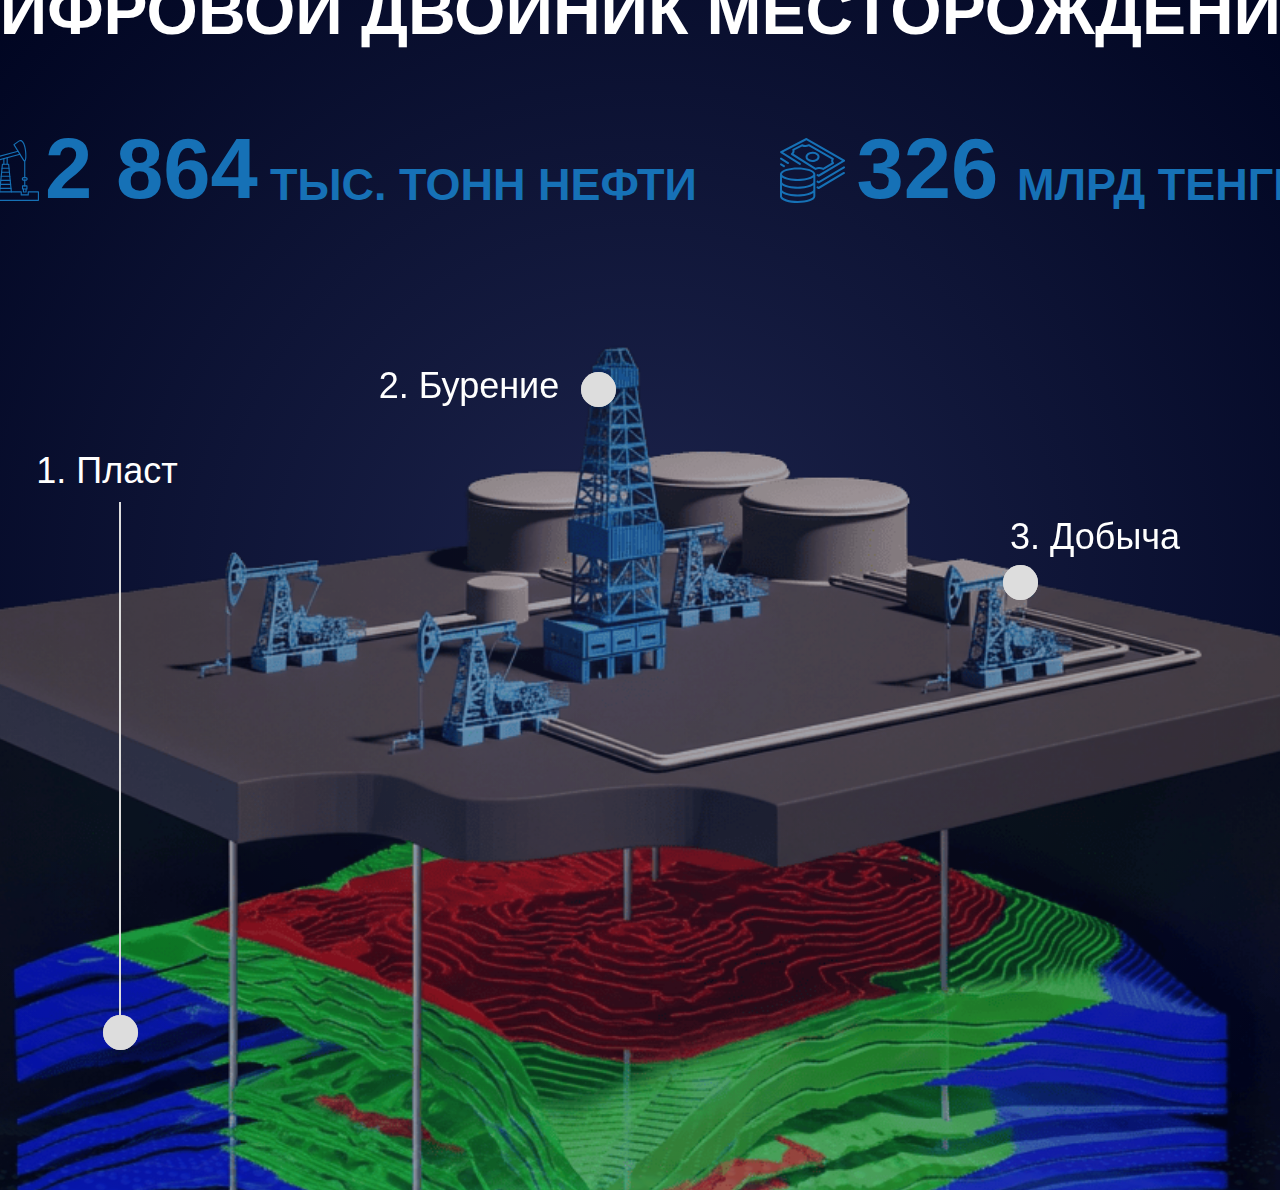
<file: page136393403.html>
<!DOCTYPE html> <html lang="en"> <head> <meta charset="utf-8" /> <meta http-equiv="Content-Type" content="text/html; charset=utf-8" /> <meta name="viewport" content="width=device-width, initial-scale=1.0" /> <!--metatextblock--> <title>KMG DemoDay 2026</title> <meta property="og:url" content="https://hopelesssales.games/page136393403.html" /> <meta property="og:title" content="KMG DemoDay 2026" /> <meta property="og:description" content="" /> <meta property="og:type" content="website" /> <meta property="og:image" content="images/tild3539-6434-4165-a537-386536646239__abi-nurcom_logo.svg" /> <link rel="canonical" href="https://hopelesssales.games/page136393403.html"> <!--/metatextblock--> <meta name="format-detection" content="telephone=no" /> <meta http-equiv="x-dns-prefetch-control" content="on"> <link rel="dns-prefetch" href="https://ws.tildacdn.com">  <!--favicons--> <link rel="icon" type="image/x-icon" sizes="32x32" href="images/tild3363-3038-4262-b636-646231366163__hopeless-sales-fav.ico" media="(prefers-color-scheme: light)"/> <link rel="icon" type="image/x-icon" sizes="32x32" href="images/tild3933-3962-4266-b961-393661623261__hopeless-sales-fav.ico" media="(prefers-color-scheme: dark)"/> <link rel="icon" type="image/svg+xml" sizes="any" href="images/tild3036-3261-4665-a430-343466393030__hopeless_sales-fav.svg"> <link rel="apple-touch-icon" type="image/png" href="images/tild6230-6432-4531-a337-346235313165__hopeless-sales-2line.png"> <link rel="icon" type="image/png" sizes="192x192" href="images/tild6230-6432-4531-a337-346235313165__hopeless-sales-2line.png"> <!--/favicons--> <!-- Assets --> <script src="https://neo.tildacdn.com/js/tilda-fallback-1.0.min.js" async charset="utf-8"></script> <link rel="stylesheet" href="css/tilda-grid-3.0.min.css" type="text/css" media="all" onerror="this.loaderr='y';"/> <link rel="stylesheet" href="css/tilda-blocks-page136393403.min.css?t=1776845036" type="text/css" media="all" onerror="this.loaderr='y';" /> <link rel="stylesheet" href="css/tilda-animation-2.0.min.css" type="text/css" media="all" onerror="this.loaderr='y';" /> <link rel="stylesheet" href="css/fonts-tildasans.css" type="text/css" media="all" onerror="this.loaderr='y';" /> <script nomodule src="js/tilda-polyfill-1.0.min.js" charset="utf-8"></script> <script type="text/javascript">function t_onReady(func) {if(document.readyState!='loading') {func();} else {document.addEventListener('DOMContentLoaded',func);}}
function t_onFuncLoad(funcName,okFunc,time) {if(typeof window[funcName]==='function') {okFunc();} else {setTimeout(function() {t_onFuncLoad(funcName,okFunc,time);},(time||100));}}window.tildaApiServiceRootDomain="tildaapi.pro";function t396_initialScale(t){var e=document.getElementById("rec"+t);if(e){var i=e.querySelector(".t396__artboard");if(i){window.tn_scale_initial_window_width||(window.tn_scale_initial_window_width=document.documentElement.clientWidth);var a=window.tn_scale_initial_window_width,r=[],n,l=i.getAttribute("data-artboard-screens");if(l){l=l.split(",");for(var o=0;o<l.length;o++)r[o]=parseInt(l[o],10)}else r=[320,480,640,960,1200];for(var o=0;o<r.length;o++){var d=r[o];a>=d&&(n=d)}var _="edit"===window.allrecords.getAttribute("data-tilda-mode"),c="center"===t396_getFieldValue(i,"valign",n,r),s="grid"===t396_getFieldValue(i,"upscale",n,r),w=t396_getFieldValue(i,"height_vh",n,r),g=t396_getFieldValue(i,"height",n,r),u=!!window.opr&&!!window.opr.addons||!!window.opera||-1!==navigator.userAgent.indexOf(" OPR/");if(!_&&c&&!s&&!w&&g&&!u){var h=parseFloat((a/n).toFixed(3)),f=[i,i.querySelector(".t396__carrier"),i.querySelector(".t396__filter")],v=Math.floor(parseInt(g,10)*h)+"px",p;i.style.setProperty("--initial-scale-height",v);for(var o=0;o<f.length;o++)f[o].style.setProperty("height","var(--initial-scale-height)");t396_scaleInitial__getElementsToScale(i).forEach((function(t){t.style.zoom=h}))}}}}function t396_scaleInitial__getElementsToScale(t){return t?Array.prototype.slice.call(t.children).filter((function(t){return t&&(t.classList.contains("t396__elem")||t.classList.contains("t396__group"))})):[]}function t396_getFieldValue(t,e,i,a){var r,n=a[a.length-1];if(!(r=i===n?t.getAttribute("data-artboard-"+e):t.getAttribute("data-artboard-"+e+"-res-"+i)))for(var l=0;l<a.length;l++){var o=a[l];if(!(o<=i)&&(r=o===n?t.getAttribute("data-artboard-"+e):t.getAttribute("data-artboard-"+e+"-res-"+o)))break}return r}window.TN_SCALE_INITIAL_VER="1.0",window.tn_scale_initial_window_width=null;</script> <script src="js/jquery-1.10.2.min.js" charset="utf-8" onerror="this.loaderr='y';"></script> <script src="js/tilda-scripts-3.0.min.js" charset="utf-8" defer onerror="this.loaderr='y';"></script> <script src="js/tilda-blocks-page136393403.min.js?t=1776845036" charset="utf-8" async onerror="this.loaderr='y';"></script> <script src="js/lazyload-1.3.min.export.js" charset="utf-8" async onerror="this.loaderr='y';"></script> <script src="js/tilda-animation-2.0.min.js" charset="utf-8" async onerror="this.loaderr='y';"></script> <script src="js/tilda-zero-1.1.min.js" charset="utf-8" async onerror="this.loaderr='y';"></script> <script src="js/tilda-animation-sbs-1.0.min.js" charset="utf-8" async onerror="this.loaderr='y';"></script> <script src="js/tilda-zero-scale-1.0.min.js" charset="utf-8" async onerror="this.loaderr='y';"></script> <script src="js/tilda-events-1.0.min.js" charset="utf-8" async onerror="this.loaderr='y';"></script> <!-- nominify begin --><!-- Yandex.Metrika counter --> <script type="text/javascript">
    (function(m,e,t,r,i,k,a){
        m[i]=m[i]||function(){(m[i].a=m[i].a||[]).push(arguments)};
        m[i].l=1*new Date();
        for (var j = 0; j < document.scripts.length; j++) {if (document.scripts[j].src === r) { return; }}
        k=e.createElement(t),a=e.getElementsByTagName(t)[0],k.async=1,k.src=r,a.parentNode.insertBefore(k,a)
    })(window, document,'script','https://mc.yandex.ru/metrika/tag.js?id=108178645', 'ym');
    ym(108178645, 'init', {ssr:true, webvisor:true, clickmap:true, ecommerce:"dataLayer", referrer: document.referrer, url: location.href, accurateTrackBounce:true, trackLinks:true});
</script> <noscript><div><img src="https://mc.yandex.ru/watch/108178645" style="position:absolute; left:-9999px;" alt="" /></div></noscript> <!-- /Yandex.Metrika counter --><!-- nominify end --><script type="text/javascript">window.dataLayer=window.dataLayer||[];</script> <script type="text/javascript">(function() {if((/bot|google|yandex|baidu|bing|msn|duckduckbot|teoma|slurp|crawler|spider|robot|crawling|facebook/i.test(navigator.userAgent))===false&&typeof(sessionStorage)!='undefined'&&sessionStorage.getItem('visited')!=='y'&&document.visibilityState){var style=document.createElement('style');style.type='text/css';style.innerHTML='@media screen and (min-width: 980px) {.t-records {opacity: 0;}.t-records_animated {-webkit-transition: opacity ease-in-out .2s;-moz-transition: opacity ease-in-out .2s;-o-transition: opacity ease-in-out .2s;transition: opacity ease-in-out .2s;}.t-records.t-records_visible {opacity: 1;}}';document.getElementsByTagName('head')[0].appendChild(style);function t_setvisRecs(){var alr=document.querySelectorAll('.t-records');Array.prototype.forEach.call(alr,function(el) {el.classList.add("t-records_animated");});setTimeout(function() {Array.prototype.forEach.call(alr,function(el) {el.classList.add("t-records_visible");});sessionStorage.setItem("visited","y");},400);}
document.addEventListener('DOMContentLoaded',t_setvisRecs);}})();</script></head> <body class="t-body" style="margin:0;"> <!--allrecords--> <div id="allrecords" data-tilda-export="yes" class="t-records" data-hook="blocks-collection-content-node" data-tilda-project-id="23450503" data-tilda-page-id="136393403" data-tilda-formskey="ad969316f524cc3150e7bade23450503" data-tilda-cookie="no" data-tilda-lazy="yes" data-tilda-project-lang="EN" data-tilda-root-zone="pro" data-tilda-project-headcode="yes" data-tilda-ts="y" data-tilda-project-country="KZ"> <div id="rec2188151063" class="r t-rec" style=" " data-animationappear="off" data-record-type="396"> <!-- T396 --> <style>#rec2188151063 .t396__artboard {min-height:1190px;height:100vh;background-image:radial-gradient(circle at center,rgba(29,36,76,1) 0%,rgba(0,5,33,1) 100%);}#rec2188151063 .t396__filter {min-height:1190px;height:100vh;}#rec2188151063 .t396__carrier{min-height:1190px;height:100vh;background-position:center center;background-attachment:scroll;background-size:cover;background-repeat:no-repeat;}@media screen and (max-width:1199px) {#rec2188151063 .t396__artboard,#rec2188151063 .t396__filter,#rec2188151063 .t396__carrier {}#rec2188151063 .t396__filter {}#rec2188151063 .t396__carrier {background-attachment:scroll;}}@media screen and (max-width:959px) {#rec2188151063 .t396__artboard,#rec2188151063 .t396__filter,#rec2188151063 .t396__carrier {min-height:990px;}#rec2188151063 .t396__filter {}#rec2188151063 .t396__carrier {background-attachment:scroll;}}@media screen and (max-width:639px) {#rec2188151063 .t396__artboard,#rec2188151063 .t396__filter,#rec2188151063 .t396__carrier {min-height:590px;}#rec2188151063 .t396__filter {}#rec2188151063 .t396__carrier {background-attachment:scroll;}}#rec2188151063 .tn-elem[data-elem-id="1776404450245"]{z-index:3;top:calc(100vh - 377px + 0px);;left:calc(50% - 50% + 0px);;width:100%;height:377px;}#rec2188151063 .tn-elem[data-elem-id="1776404450245"] .tn-atom{border-radius:0px 0px 0px 0px;background-position:center center;background-size:cover;background-repeat:no-repeat;border-width:var(--t396-borderwidth,0);border-style:var(--t396-borderstyle,solid);border-color:var(--t396-bordercolor,transparent);transition:background-color var(--t396-speedhover,0s) ease-in-out,color var(--t396-speedhover,0s) ease-in-out,border-color var(--t396-speedhover,0s) ease-in-out,box-shadow var(--t396-shadowshoverspeed,0.2s) ease-in-out;}@media screen and (max-width:1199px){#rec2188151063 .tn-elem[data-elem-id="1776404450245"]{display:table;top:calc(1190px - 377px + -10px);;}}@media screen and (max-width:959px){#rec2188151063 .tn-elem[data-elem-id="1776404450245"]{display:table;}}@media screen and (max-width:639px){#rec2188151063 .tn-elem[data-elem-id="1776404450245"]{display:table;}}#rec2188151063 .tn-elem[data-elem-id="1776404634440"]{z-index:3;top:calc(100vh - 1175px + 302px);;left:calc(50% - 1052.5px + 1px);;width:2105px;height:auto;}#rec2188151063 .tn-elem[data-elem-id="1776404634440"] .tn-atom{border-radius:0px 0px 0px 0px;opacity:0.6;background-position:center center;border-width:var(--t396-borderwidth,0);border-style:var(--t396-borderstyle,solid);border-color:var(--t396-bordercolor,transparent);transition:background-color var(--t396-speedhover,0s) ease-in-out,color var(--t396-speedhover,0s) ease-in-out,border-color var(--t396-speedhover,0s) ease-in-out,box-shadow var(--t396-shadowshoverspeed,0.2s) ease-in-out;}#rec2188151063 .tn-elem[data-elem-id="1776404634440"] .tn-atom__img{border-radius:0px 0px 0px 0px;object-position:center center;}@media screen and (max-width:1199px){#rec2188151063 .tn-elem[data-elem-id="1776404634440"]{display:table;top:calc(1190px - 1175px + 1px);;left:calc(50% - 1052.5px + 0px);;width:1482px;height:auto;}}@media screen and (max-width:959px){#rec2188151063 .tn-elem[data-elem-id="1776404634440"]{display:table;top:calc(1190px - 1175px + 0px);;left:calc(50% - 1052.5px + 1px);;width:1193px;height:auto;}}@media screen and (max-width:639px){#rec2188151063 .tn-elem[data-elem-id="1776404634440"]{display:table;top:calc(1190px - 1175px + 0px);;left:calc(50% - 1052.5px + 0px);;width:762px;height:auto;}}#rec2188151063 .tn-elem[data-elem-id="1776404956240"]{z-index:3;top:calc(100vh - 35px + -140px);;left:calc(50% - 17.5px + -520px);;width:35px;height:35px;}#rec2188151063 .tn-elem.t396__elem--anim-hidden[data-elem-id="1776404956240"]{opacity:0;}#rec2188151063 .tn-elem[data-elem-id="1776404956240"] .tn-atom{border-radius:3000px 3000px 3000px 3000px;opacity:0.3;background-color:#dddddd;background-position:center center;border-width:var(--t396-borderwidth,0);border-style:var(--t396-borderstyle,solid);border-color:var(--t396-bordercolor,transparent);transition:background-color var(--t396-speedhover,0s) ease-in-out,color var(--t396-speedhover,0s) ease-in-out,border-color var(--t396-speedhover,0s) ease-in-out,box-shadow var(--t396-shadowshoverspeed,0.2s) ease-in-out;}@media screen and (max-width:1199px){#rec2188151063 .tn-elem[data-elem-id="1776404956240"]{display:table;top:calc(1190px - 35px + -332px);;left:calc(50% - 17.5px + -390px);;}}@media screen and (max-width:959px){#rec2188151063 .tn-elem[data-elem-id="1776404956240"]{display:table;top:calc(1190px - 35px + -199px);;left:calc(50% - 17.5px + -272px);;}}@media screen and (max-width:639px){#rec2188151063 .tn-elem[data-elem-id="1776404956240"]{display:table;top:calc(1190px - 35px + -75px);;left:calc(50% - 17.5px + -100px);;width:20px;height:20px;}}#rec2188151063 .tn-elem[data-elem-id="1776406113932000005"]{z-index:3;top:calc(100vh - 35px + -140px);;left:calc(50% - 17.5px + -520px);;width:35px;height:35px;}#rec2188151063 .tn-elem.t396__elem--anim-hidden[data-elem-id="1776406113932000005"]{opacity:0;}#rec2188151063 .tn-elem[data-elem-id="1776406113932000005"] .tn-atom{border-radius:3000px 3000px 3000px 3000px;opacity:0.6;background-color:#dddddd;background-position:center center;border-width:var(--t396-borderwidth,0);border-style:var(--t396-borderstyle,solid);border-color:var(--t396-bordercolor,transparent);transition:background-color var(--t396-speedhover,0s) ease-in-out,color var(--t396-speedhover,0s) ease-in-out,border-color var(--t396-speedhover,0s) ease-in-out,box-shadow var(--t396-shadowshoverspeed,0.2s) ease-in-out;}@media screen and (max-width:1199px){#rec2188151063 .tn-elem[data-elem-id="1776406113932000005"]{display:table;top:calc(1190px - 35px + -332px);;left:calc(50% - 17.5px + -390px);;}}@media screen and (max-width:959px){#rec2188151063 .tn-elem[data-elem-id="1776406113932000005"]{display:table;top:calc(1190px - 35px + -199px);;left:calc(50% - 17.5px + -272px);;}}@media screen and (max-width:639px){#rec2188151063 .tn-elem[data-elem-id="1776406113932000005"]{display:table;top:calc(1190px - 35px + -75px);;left:calc(50% - 17.5px + -100px);;width:20px;height:20px;}}#rec2188151063 .tn-elem[data-elem-id="1776406113024000004"]{z-index:3;top:calc(100vh - 35px + -140px);;left:calc(50% - 17.5px + -520px);;width:35px;height:35px;}#rec2188151063 .tn-elem[data-elem-id="1776406113024000004"] .tn-atom{border-radius:3000px 3000px 3000px 3000px;background-color:#dddddd;background-position:center center;border-width:var(--t396-borderwidth,0);border-style:var(--t396-borderstyle,solid);border-color:var(--t396-bordercolor,transparent);transition:background-color var(--t396-speedhover,0s) ease-in-out,color var(--t396-speedhover,0s) ease-in-out,border-color var(--t396-speedhover,0s) ease-in-out,box-shadow var(--t396-shadowshoverspeed,0.2s) ease-in-out;}@media screen and (max-width:1199px){#rec2188151063 .tn-elem[data-elem-id="1776406113024000004"]{display:table;top:calc(1190px - 35px + -332px);;left:calc(50% - 17.5px + -390px);;}}@media screen and (max-width:959px){#rec2188151063 .tn-elem[data-elem-id="1776406113024000004"]{display:table;top:calc(1190px - 35px + -199px);;left:calc(50% - 17.5px + -272px);;}}@media screen and (max-width:639px){#rec2188151063 .tn-elem[data-elem-id="1776406113024000004"]{display:table;top:calc(1190px - 35px + -75px);;left:calc(50% - 17.5px + -100px);;width:20px;height:20px;}}#rec2188151063 .tn-elem[data-elem-id="1776406359841000012"]{z-index:3;top:calc(100vh - 35px + -783px);;left:calc(50% - 17.5px + -42px);;width:35px;height:35px;}#rec2188151063 .tn-elem.t396__elem--anim-hidden[data-elem-id="1776406359841000012"]{opacity:0;}#rec2188151063 .tn-elem[data-elem-id="1776406359841000012"] .tn-atom{border-radius:3000px 3000px 3000px 3000px;opacity:0.3;background-color:#dddddd;background-position:center center;border-width:var(--t396-borderwidth,0);border-style:var(--t396-borderstyle,solid);border-color:var(--t396-bordercolor,transparent);transition:background-color var(--t396-speedhover,0s) ease-in-out,color var(--t396-speedhover,0s) ease-in-out,border-color var(--t396-speedhover,0s) ease-in-out,box-shadow var(--t396-shadowshoverspeed,0.2s) ease-in-out;}@media screen and (max-width:1199px){#rec2188151063 .tn-elem[data-elem-id="1776406359841000012"]{display:table;top:calc(1190px - 35px + -772px);;left:calc(50% - 17.5px + -27px);;}}@media screen and (max-width:959px){#rec2188151063 .tn-elem[data-elem-id="1776406359841000012"]{display:table;top:calc(1190px - 35px + -641px);;left:calc(50% - 17.5px + -27px);;}}@media screen and (max-width:639px){#rec2188151063 .tn-elem[data-elem-id="1776406359841000012"]{display:table;top:calc(1190px - 35px + -395px);;left:calc(50% - 17.5px + -6px);;width:20px;height:20px;}}#rec2188151063 .tn-elem[data-elem-id="1776406359841000013"]{z-index:3;top:calc(100vh - 35px + -783px);;left:calc(50% - 17.5px + -42px);;width:35px;height:35px;}#rec2188151063 .tn-elem.t396__elem--anim-hidden[data-elem-id="1776406359841000013"]{opacity:0;}#rec2188151063 .tn-elem[data-elem-id="1776406359841000013"] .tn-atom{border-radius:3000px 3000px 3000px 3000px;opacity:0.6;background-color:#dddddd;background-position:center center;border-width:var(--t396-borderwidth,0);border-style:var(--t396-borderstyle,solid);border-color:var(--t396-bordercolor,transparent);transition:background-color var(--t396-speedhover,0s) ease-in-out,color var(--t396-speedhover,0s) ease-in-out,border-color var(--t396-speedhover,0s) ease-in-out,box-shadow var(--t396-shadowshoverspeed,0.2s) ease-in-out;}@media screen and (max-width:1199px){#rec2188151063 .tn-elem[data-elem-id="1776406359841000013"]{display:table;top:calc(1190px - 35px + -772px);;left:calc(50% - 17.5px + -27px);;}}@media screen and (max-width:959px){#rec2188151063 .tn-elem[data-elem-id="1776406359841000013"]{display:table;top:calc(1190px - 35px + -641px);;left:calc(50% - 17.5px + -27px);;}}@media screen and (max-width:639px){#rec2188151063 .tn-elem[data-elem-id="1776406359841000013"]{display:table;top:calc(1190px - 35px + -395px);;left:calc(50% - 17.5px + -6px);;width:20px;height:20px;}}#rec2188151063 .tn-elem[data-elem-id="1776406359841000014"]{z-index:3;top:calc(100vh - 35px + -783px);;left:calc(50% - 17.5px + -42px);;width:35px;height:35px;}#rec2188151063 .tn-elem[data-elem-id="1776406359841000014"] .tn-atom{border-radius:3000px 3000px 3000px 3000px;background-color:#dddddd;background-position:center center;border-width:var(--t396-borderwidth,0);border-style:var(--t396-borderstyle,solid);border-color:var(--t396-bordercolor,transparent);transition:background-color var(--t396-speedhover,0s) ease-in-out,color var(--t396-speedhover,0s) ease-in-out,border-color var(--t396-speedhover,0s) ease-in-out,box-shadow var(--t396-shadowshoverspeed,0.2s) ease-in-out;}@media screen and (max-width:1199px){#rec2188151063 .tn-elem[data-elem-id="1776406359841000014"]{display:table;top:calc(1190px - 35px + -772px);;left:calc(50% - 17.5px + -27px);;}}@media screen and (max-width:959px){#rec2188151063 .tn-elem[data-elem-id="1776406359841000014"]{display:table;top:calc(1190px - 35px + -641px);;left:calc(50% - 17.5px + -27px);;}}@media screen and (max-width:639px){#rec2188151063 .tn-elem[data-elem-id="1776406359841000014"]{display:table;top:calc(1190px - 35px + -395px);;left:calc(50% - 17.5px + -6px);;width:20px;height:20px;}}#rec2188151063 .tn-elem[data-elem-id="1776406325994000009"]{z-index:3;top:calc(100vh - 35px + -590px);;left:calc(50% - 17.5px + 380px);;width:35px;height:35px;}#rec2188151063 .tn-elem.t396__elem--anim-hidden[data-elem-id="1776406325994000009"]{opacity:0;}#rec2188151063 .tn-elem[data-elem-id="1776406325994000009"] .tn-atom{border-radius:3000px 3000px 3000px 3000px;opacity:0.3;background-color:#dddddd;background-position:center center;border-width:var(--t396-borderwidth,0);border-style:var(--t396-borderstyle,solid);border-color:var(--t396-bordercolor,transparent);transition:background-color var(--t396-speedhover,0s) ease-in-out,color var(--t396-speedhover,0s) ease-in-out,border-color var(--t396-speedhover,0s) ease-in-out,box-shadow var(--t396-shadowshoverspeed,0.2s) ease-in-out;}@media screen and (max-width:1199px){#rec2188151063 .tn-elem[data-elem-id="1776406325994000009"]{display:table;top:calc(1190px - 35px + -623px);;left:calc(50% - 17.5px + 273px);;}}@media screen and (max-width:959px){#rec2188151063 .tn-elem[data-elem-id="1776406325994000009"]{display:table;top:calc(1190px - 35px + -520px);;left:calc(50% - 17.5px + 227px);;}}@media screen and (max-width:639px){#rec2188151063 .tn-elem[data-elem-id="1776406325994000009"]{display:table;top:calc(1190px - 35px + -331px);;left:calc(50% - 17.5px + 135px);;width:20px;height:20px;}}#rec2188151063 .tn-elem[data-elem-id="1776406325994000010"]{z-index:3;top:calc(100vh - 35px + -590px);;left:calc(50% - 17.5px + 380px);;width:35px;height:35px;}#rec2188151063 .tn-elem.t396__elem--anim-hidden[data-elem-id="1776406325994000010"]{opacity:0;}#rec2188151063 .tn-elem[data-elem-id="1776406325994000010"] .tn-atom{border-radius:3000px 3000px 3000px 3000px;opacity:0.6;background-color:#dddddd;background-position:center center;border-width:var(--t396-borderwidth,0);border-style:var(--t396-borderstyle,solid);border-color:var(--t396-bordercolor,transparent);transition:background-color var(--t396-speedhover,0s) ease-in-out,color var(--t396-speedhover,0s) ease-in-out,border-color var(--t396-speedhover,0s) ease-in-out,box-shadow var(--t396-shadowshoverspeed,0.2s) ease-in-out;}@media screen and (max-width:1199px){#rec2188151063 .tn-elem[data-elem-id="1776406325994000010"]{display:table;top:calc(1190px - 35px + -623px);;left:calc(50% - 17.5px + 273px);;}}@media screen and (max-width:959px){#rec2188151063 .tn-elem[data-elem-id="1776406325994000010"]{display:table;top:calc(1190px - 35px + -520px);;left:calc(50% - 17.5px + 227px);;}}@media screen and (max-width:639px){#rec2188151063 .tn-elem[data-elem-id="1776406325994000010"]{display:table;top:calc(1190px - 35px + -331px);;left:calc(50% - 17.5px + 135px);;width:20px;height:20px;}}#rec2188151063 .tn-elem[data-elem-id="1776419743470000001"]{color:#1671b6;z-index:3;top:calc(100vh - 132px + -955px);;left:calc(50% - 161px + -434px);;width:322px;height:auto;}#rec2188151063 .tn-elem[data-elem-id="1776419743470000001"] .tn-atom{vertical-align:middle;color:#1671b6;font-size:85px;font-family:var(--t-text-font,Arial);line-height:1.55;font-weight:700;text-transform:uppercase;background-position:center center;border-width:var(--t396-borderwidth,0);border-style:var(--t396-borderstyle,solid);border-color:var(--t396-bordercolor,transparent);transition:background-color var(--t396-speedhover,0s) ease-in-out,color var(--t396-speedhover,0s) ease-in-out,border-color var(--t396-speedhover,0s) ease-in-out,box-shadow var(--t396-shadowshoverspeed,0.2s) ease-in-out;--t396-shadow-text-opacity:100%;text-shadow:var(--t396-shadow-text-x,0px) var(--t396-shadow-text-y,0px) var(--t396-shadow-text-blur,0px) rgba(var(--t396-shadow-text-color),var(--t396-shadow-text-opacity,100%));}@media screen and (max-width:1199px){#rec2188151063 .tn-elem[data-elem-id="1776419743470000001"]{display:table;top:calc(1190px - 132px + -966px);;left:calc(50% - 161px + -319px);;width:px;height:auto;}#rec2188151063 .tn-elem[data-elem-id="1776419743470000001"] .tn-atom{white-space:normal;font-size:82px;background-size:cover;}}@media screen and (max-width:959px){#rec2188151063 .tn-elem[data-elem-id="1776419743470000001"]{display:table;top:calc(1190px - 132px + -784px);;left:calc(50% - 161px + -54px);;width:px;height:auto;}#rec2188151063 .tn-elem[data-elem-id="1776419743470000001"] .tn-atom{white-space:normal;font-size:64px;background-size:cover;}}@media screen and (max-width:639px){#rec2188151063 .tn-elem[data-elem-id="1776419743470000001"]{display:table;top:calc(1190px - 132px + -467px);;left:calc(50% - 161px + -59px);;width:111px;height:auto;}#rec2188151063 .tn-elem[data-elem-id="1776419743470000001"] .tn-atom{white-space:normal;font-size:31px;background-size:cover;}}#rec2188151063 .tn-elem[data-elem-id="1776419743470000002"]{color:#1671b6;z-index:3;top:calc(100vh - 70px + -970px);;left:calc(50% - 262px + -108px);;width:524px;height:auto;}#rec2188151063 .tn-elem[data-elem-id="1776419743470000002"] .tn-atom{vertical-align:middle;color:#1671b6;font-size:45px;font-family:var(--t-text-font,Arial);line-height:1.55;font-weight:700;text-transform:uppercase;background-position:center center;border-width:var(--t396-borderwidth,0);border-style:var(--t396-borderstyle,solid);border-color:var(--t396-bordercolor,transparent);transition:background-color var(--t396-speedhover,0s) ease-in-out,color var(--t396-speedhover,0s) ease-in-out,border-color var(--t396-speedhover,0s) ease-in-out,box-shadow var(--t396-shadowshoverspeed,0.2s) ease-in-out;--t396-shadow-text-opacity:100%;text-shadow:var(--t396-shadow-text-x,0px) var(--t396-shadow-text-y,0px) var(--t396-shadow-text-blur,0px) rgba(var(--t396-shadow-text-color),var(--t396-shadow-text-opacity,100%));}@media screen and (max-width:1199px){#rec2188151063 .tn-elem[data-elem-id="1776419743470000002"]{display:table;top:calc(1190px - 70px + -989px);;left:calc(50% - 262px + -74px);;width:372px;height:auto;}#rec2188151063 .tn-elem[data-elem-id="1776419743470000002"] .tn-atom{white-space:normal;font-size:35px;line-height:1.25;background-size:cover;}}@media screen and (max-width:959px){#rec2188151063 .tn-elem[data-elem-id="1776419743470000002"]{display:table;top:calc(1190px - 70px + -778px);;left:calc(50% - 262px + -114px);;width:201px;height:auto;}#rec2188151063 .tn-elem[data-elem-id="1776419743470000002"] .tn-atom{white-space:normal;font-size:20px;background-size:cover;}}@media screen and (max-width:639px){#rec2188151063 .tn-elem[data-elem-id="1776419743470000002"]{display:table;top:calc(1190px - 70px + -463px);;left:calc(50% - 262px + -58px);;width:108px;height:auto;}#rec2188151063 .tn-elem[data-elem-id="1776419743470000002"] .tn-atom{white-space:normal;font-size:10px;background-size:cover;}}#rec2188151063 .tn-elem[data-elem-id="1776419743470000003"]{z-index:3;top:calc(100vh - 65px + -987px);;left:calc(50% - 32.5px + -634px);;width:65px;height:auto;}#rec2188151063 .tn-elem[data-elem-id="1776419743470000003"] .tn-atom{border-radius:0px 0px 0px 0px;background-position:center center;border-width:var(--t396-borderwidth,0);border-style:var(--t396-borderstyle,solid);border-color:var(--t396-bordercolor,transparent);transition:background-color var(--t396-speedhover,0s) ease-in-out,color var(--t396-speedhover,0s) ease-in-out,border-color var(--t396-speedhover,0s) ease-in-out,box-shadow var(--t396-shadowshoverspeed,0.2s) ease-in-out;}#rec2188151063 .tn-elem[data-elem-id="1776419743470000003"] .tn-atom__img{border-radius:0px 0px 0px 0px;object-position:center center;}@media screen and (max-width:1199px){#rec2188151063 .tn-elem[data-elem-id="1776419743470000003"]{display:table;top:calc(1190px - 65px + -995px);;left:calc(50% - 32.5px + -518px);;height:auto;}}@media screen and (max-width:959px){#rec2188151063 .tn-elem[data-elem-id="1776419743470000003"]{display:table;top:calc(1190px - 65px + -809px);;left:calc(50% - 32.5px + -246px);;width:47px;height:auto;}}@media screen and (max-width:639px){#rec2188151063 .tn-elem[data-elem-id="1776419743470000003"]{display:table;top:calc(1190px - 65px + -474px);;left:calc(50% - 32.5px + -134px);;width:31px;height:auto;}}#rec2188151063 .tn-elem[data-elem-id="1776419743470000004"]{color:#1671b6;z-index:3;top:calc(100vh - 132px + -955px);;left:calc(50% - 82.5px + 299px);;width:165px;height:auto;}#rec2188151063 .tn-elem[data-elem-id="1776419743470000004"] .tn-atom{vertical-align:middle;color:#1671b6;font-size:85px;font-family:var(--t-text-font,Arial);line-height:1.55;font-weight:700;text-transform:uppercase;background-position:center center;border-width:var(--t396-borderwidth,0);border-style:var(--t396-borderstyle,solid);border-color:var(--t396-bordercolor,transparent);transition:background-color var(--t396-speedhover,0s) ease-in-out,color var(--t396-speedhover,0s) ease-in-out,border-color var(--t396-speedhover,0s) ease-in-out,box-shadow var(--t396-shadowshoverspeed,0.2s) ease-in-out;--t396-shadow-text-opacity:100%;text-shadow:var(--t396-shadow-text-x,0px) var(--t396-shadow-text-y,0px) var(--t396-shadow-text-blur,0px) rgba(var(--t396-shadow-text-color),var(--t396-shadow-text-opacity,100%));}@media screen and (max-width:1199px){#rec2188151063 .tn-elem[data-elem-id="1776419743470000004"]{display:table;top:calc(1190px - 132px + -966px);;left:calc(50% - 82.5px + 295px);;width:px;height:auto;}#rec2188151063 .tn-elem[data-elem-id="1776419743470000004"] .tn-atom{white-space:normal;font-size:82px;background-size:cover;}}@media screen and (max-width:959px){#rec2188151063 .tn-elem[data-elem-id="1776419743470000004"]{display:table;top:calc(1190px - 132px + -784px);;left:calc(50% - 82.5px + 226px);;width:px;height:auto;}#rec2188151063 .tn-elem[data-elem-id="1776419743470000004"] .tn-atom{white-space:normal;font-size:64px;background-size:cover;}}@media screen and (max-width:639px){#rec2188151063 .tn-elem[data-elem-id="1776419743470000004"]{display:table;top:calc(1190px - 132px + -467px);;left:calc(50% - 82.5px + 104px);;width:97px;height:auto;}#rec2188151063 .tn-elem[data-elem-id="1776419743470000004"] .tn-atom{white-space:normal;font-size:31px;background-size:cover;}}#rec2188151063 .tn-elem[data-elem-id="1776419743470000005"]{color:#1671b6;z-index:3;top:calc(100vh - 70px + -970px);;left:calc(50% - 252px + 629px);;width:504px;height:auto;}#rec2188151063 .tn-elem[data-elem-id="1776419743470000005"] .tn-atom{vertical-align:middle;color:#1671b6;font-size:45px;font-family:var(--t-text-font,Arial);line-height:1.55;font-weight:700;text-transform:uppercase;background-position:center center;border-width:var(--t396-borderwidth,0);border-style:var(--t396-borderstyle,solid);border-color:var(--t396-bordercolor,transparent);transition:background-color var(--t396-speedhover,0s) ease-in-out,color var(--t396-speedhover,0s) ease-in-out,border-color var(--t396-speedhover,0s) ease-in-out,box-shadow var(--t396-shadowshoverspeed,0.2s) ease-in-out;--t396-shadow-text-opacity:100%;text-shadow:var(--t396-shadow-text-x,0px) var(--t396-shadow-text-y,0px) var(--t396-shadow-text-blur,0px) rgba(var(--t396-shadow-text-color),var(--t396-shadow-text-opacity,100%));}@media screen and (max-width:1199px){#rec2188151063 .tn-elem[data-elem-id="1776419743470000005"]{display:table;top:calc(1190px - 70px + -989px);;left:calc(50% - 252px + 483px);;width:245px;height:auto;}#rec2188151063 .tn-elem[data-elem-id="1776419743470000005"] .tn-atom{white-space:normal;font-size:35px;line-height:1.25;background-size:cover;}}@media screen and (max-width:959px){#rec2188151063 .tn-elem[data-elem-id="1776419743470000005"]{display:table;top:calc(1190px - 70px + -768px);;left:calc(50% - 252px + 244px);;width:201px;height:auto;}#rec2188151063 .tn-elem[data-elem-id="1776419743470000005"] .tn-atom{white-space:normal;font-size:20px;background-size:cover;}}@media screen and (max-width:639px){#rec2188151063 .tn-elem[data-elem-id="1776419743470000005"]{display:table;top:calc(1190px - 70px + -463px);;left:calc(50% - 252px + 112px);;width:108px;height:auto;}#rec2188151063 .tn-elem[data-elem-id="1776419743470000005"] .tn-atom{white-space:normal;font-size:10px;background-size:cover;}}#rec2188151063 .tn-elem[data-elem-id="1776419743470000006"]{z-index:3;top:calc(100vh - 65px + -987px);;left:calc(50% - 32.5px + 172px);;width:65px;height:auto;}#rec2188151063 .tn-elem[data-elem-id="1776419743470000006"] .tn-atom{border-radius:0px 0px 0px 0px;background-position:center center;border-width:var(--t396-borderwidth,0);border-style:var(--t396-borderstyle,solid);border-color:var(--t396-bordercolor,transparent);transition:background-color var(--t396-speedhover,0s) ease-in-out,color var(--t396-speedhover,0s) ease-in-out,border-color var(--t396-speedhover,0s) ease-in-out,box-shadow var(--t396-shadowshoverspeed,0.2s) ease-in-out;}#rec2188151063 .tn-elem[data-elem-id="1776419743470000006"] .tn-atom__img{border-radius:0px 0px 0px 0px;object-position:center center;}@media screen and (max-width:1199px){#rec2188151063 .tn-elem[data-elem-id="1776419743470000006"]{display:table;top:calc(1190px - 65px + -995px);;left:calc(50% - 32.5px + 173px);;height:auto;}}@media screen and (max-width:959px){#rec2188151063 .tn-elem[data-elem-id="1776419743470000006"]{display:table;top:calc(1190px - 65px + -804px);;left:calc(50% - 32.5px + 110px);;width:47px;height:auto;}}@media screen and (max-width:639px){#rec2188151063 .tn-elem[data-elem-id="1776419743470000006"]{display:table;top:calc(1190px - 65px + -474px);;left:calc(50% - 32.5px + 36px);;width:31px;height:auto;}}#rec2188151063 .tn-elem[data-elem-id="1776406325994000011"]{z-index:3;top:calc(100vh - 35px + -590px);;left:calc(50% - 17.5px + 380px);;width:35px;height:35px;}#rec2188151063 .tn-elem[data-elem-id="1776406325994000011"] .tn-atom{border-radius:3000px 3000px 3000px 3000px;background-color:#dddddd;background-position:center center;border-width:var(--t396-borderwidth,0);border-style:var(--t396-borderstyle,solid);border-color:var(--t396-bordercolor,transparent);transition:background-color var(--t396-speedhover,0s) ease-in-out,color var(--t396-speedhover,0s) ease-in-out,border-color var(--t396-speedhover,0s) ease-in-out,box-shadow var(--t396-shadowshoverspeed,0.2s) ease-in-out;}@media screen and (max-width:1199px){#rec2188151063 .tn-elem[data-elem-id="1776406325994000011"]{display:table;top:calc(1190px - 35px + -623px);;left:calc(50% - 17.5px + 273px);;}}@media screen and (max-width:959px){#rec2188151063 .tn-elem[data-elem-id="1776406325994000011"]{display:table;top:calc(1190px - 35px + -520px);;left:calc(50% - 17.5px + 227px);;}}@media screen and (max-width:639px){#rec2188151063 .tn-elem[data-elem-id="1776406325994000011"]{display:table;top:calc(1190px - 35px + -331px);;left:calc(50% - 17.5px + 135px);;width:20px;height:20px;}}#rec2188151063 .tn-elem[data-elem-id="1776413171393000001"]{color:#ffffff;text-align:center;z-index:3;top:calc(100vh - 102px + -1128px);;left:calc(50% - 700px + 0px);;width:1400px;height:auto;}#rec2188151063 .tn-elem[data-elem-id="1776413171393000001"] .tn-atom{vertical-align:middle;color:#ffffff;font-size:66px;font-family:var(--t-text-font,Arial);line-height:1.55;font-weight:700;text-transform:uppercase;background-position:center center;border-width:var(--t396-borderwidth,0);border-style:var(--t396-borderstyle,solid);border-color:var(--t396-bordercolor,transparent);transition:background-color var(--t396-speedhover,0s) ease-in-out,color var(--t396-speedhover,0s) ease-in-out,border-color var(--t396-speedhover,0s) ease-in-out,box-shadow var(--t396-shadowshoverspeed,0.2s) ease-in-out;--t396-shadow-text-opacity:100%;text-shadow:var(--t396-shadow-text-x,0px) var(--t396-shadow-text-y,0px) var(--t396-shadow-text-blur,0px) rgba(var(--t396-shadow-text-color),var(--t396-shadow-text-opacity,100%));}@media screen and (max-width:1199px){#rec2188151063 .tn-elem[data-elem-id="1776413171393000001"]{display:table;top:calc(1190px - 102px + -1126px);;left:calc(50% - 700px + 0px);;width:px;height:auto;}#rec2188151063 .tn-elem[data-elem-id="1776413171393000001"] .tn-atom{white-space:normal;font-size:48px;background-size:cover;}}@media screen and (max-width:959px){#rec2188151063 .tn-elem[data-elem-id="1776413171393000001"]{display:table;top:calc(1190px - 102px + -902px);;left:calc(50% - 700px + 0px);;width:px;height:auto;}#rec2188151063 .tn-elem[data-elem-id="1776413171393000001"] .tn-atom{white-space:normal;font-size:31px;background-size:cover;}}@media screen and (max-width:639px){#rec2188151063 .tn-elem[data-elem-id="1776413171393000001"]{display:table;top:calc(1190px - 102px + -524px);;left:calc(50% - 700px + 1px);;width:347px;height:auto;}#rec2188151063 .tn-elem[data-elem-id="1776413171393000001"] .tn-atom{white-space:normal;font-size:20px;line-height:1.2;background-size:cover;}}#rec2188151063 .tn-elem[data-elem-id="1776419180162"]{z-index:3;top:calc(100vh - 528px + -160px);;left:calc(50% - 1px + -520px);;width:2px;height:528px;}#rec2188151063 .tn-elem[data-elem-id="1776419180162"] .tn-atom{border-radius:0px 0px 0px 0px;background-color:#dddddd;background-position:center center;border-width:var(--t396-borderwidth,0);border-style:var(--t396-borderstyle,solid);border-color:var(--t396-bordercolor,transparent);transition:background-color var(--t396-speedhover,0s) ease-in-out,color var(--t396-speedhover,0s) ease-in-out,border-color var(--t396-speedhover,0s) ease-in-out,box-shadow var(--t396-shadowshoverspeed,0.2s) ease-in-out;}@media screen and (max-width:1199px){#rec2188151063 .tn-elem[data-elem-id="1776419180162"]{display:table;top:calc(1190px - 528px + -356px);;left:calc(50% - 1px + -392px);;width:2px;height:333px;}}@media screen and (max-width:959px){#rec2188151063 .tn-elem[data-elem-id="1776419180162"]{display:table;top:calc(1190px - 528px + -217px);;left:calc(50% - 1px + -273px);;height:361px;}}@media screen and (max-width:639px){#rec2188151063 .tn-elem[data-elem-id="1776419180162"]{display:table;top:calc(1190px - 528px + -88px);;left:calc(50% - 1px + -100px);;width:1px;height:274px;}}#rec2188151063 .tn-elem[data-elem-id="1776668883245000001"]{color:#ffffff;text-align:center;z-index:3;top:calc(100vh - 56px + -691px);;left:calc(50% - 100px + -533px);;width:200px;height:56px;}#rec2188151063 .tn-elem[data-elem-id="1776668883245000001"] .tn-atom{color:#ffffff;font-size:36px;font-family:var(--t-text-font,Arial);line-height:1.55;font-weight:400;border-radius:0px 0px 0px 0px;background-position:center center;--t396-speedhover:0.2s;transition:background-color var(--t396-speedhover,0s) ease-in-out,color var(--t396-speedhover,0s) ease-in-out,border-color var(--t396-speedhover,0s) ease-in-out,box-shadow var(--t396-shadowshoverspeed,0.2s) ease-in-out;-webkit-box-pack:center;-ms-flex-pack:center;justify-content:center;}#rec2188151063 .tn-elem[data-elem-id="1776668883245000001"] .tn-atom::after{display:none;}#rec2188151063 .tn-elem[data-elem-id="1776668883245000001"] .tn-atom .tn-atom__button-content{column-gap:10px;padding:0px 0px 0px 0px;}#rec2188151063 .tn-elem[data-elem-id="1776668883245000001"] .tn-atom .tn-atom__button-text{transition:color var(--t396-speedhover,0s) ease-in-out;color:#ffffff;}#rec2188151063 .tn-elem[data-elem-id="1776668883245000001"] .tn-atom .tn-atom__button-border::before{display:none;}#rec2188151063 .tn-elem[data-elem-id="1776668883245000001"] .tn-atom .tn-atom__button-border::after{display:none;}@media (hover),(min-width:0\0){#rec2188151063 .tn-elem[data-elem-id="1776668883245000001"] .tn-atom:hover::after{opacity:0;}#rec2188151063 .tn-elem[data-elem-id="1776668883245000001"] .tn-atom:hover{animation-name:none;}}@media (hover),(min-width:0\0){#rec2188151063 .tn-elem[data-elem-id="1776668883245000001"] .tn-atom:hover{color:#1671b6;}#rec2188151063 .tn-elem[data-elem-id="1776668883245000001"] .tn-atom:hover .tn-atom__button-text{color:#1671b6;}}@media screen and (max-width:1199px){#rec2188151063 .tn-elem[data-elem-id="1776668883245000001"]{display:block;top:calc(1190px - 56px + -696px);;left:calc(50% - 100px + -397px);;width:px;}#rec2188151063 .tn-elem[data-elem-id="1776668883245000001"] .tn-atom{white-space:normal;font-size:33px;background-size:cover;}#rec2188151063 .tn-elem[data-elem-id="1776668883245000001"] .tn-atom::after{display:none;}#rec2188151063 .tn-elem[data-elem-id="1776668883245000001"] .tn-atom .tn-atom__button-text{overflow:visible;}#rec2188151063 .tn-elem[data-elem-id="1776668883245000001"] .tn-atom .tn-atom__button-border::before{display:none;}#rec2188151063 .tn-elem[data-elem-id="1776668883245000001"] .tn-atom .tn-atom__button-border::after{display:none;}@media (hover),(min-width:0\0){#rec2188151063 .tn-elem[data-elem-id="1776668883245000001"] .tn-atom:hover::after{opacity:0;}#rec2188151063 .tn-elem[data-elem-id="1776668883245000001"] .tn-atom:hover{animation-name:none;}}}@media screen and (max-width:959px){#rec2188151063 .tn-elem[data-elem-id="1776668883245000001"]{display:block;top:calc(1190px - 56px + -578px);;left:calc(50% - 100px + -254px);;width:px;}#rec2188151063 .tn-elem[data-elem-id="1776668883245000001"] .tn-atom{white-space:normal;font-size:25px;background-size:cover;}#rec2188151063 .tn-elem[data-elem-id="1776668883245000001"] .tn-atom::after{display:none;}#rec2188151063 .tn-elem[data-elem-id="1776668883245000001"] .tn-atom .tn-atom__button-text{overflow:visible;}#rec2188151063 .tn-elem[data-elem-id="1776668883245000001"] .tn-atom .tn-atom__button-border::before{display:none;}#rec2188151063 .tn-elem[data-elem-id="1776668883245000001"] .tn-atom .tn-atom__button-border::after{display:none;}@media (hover),(min-width:0\0){#rec2188151063 .tn-elem[data-elem-id="1776668883245000001"] .tn-atom:hover::after{opacity:0;}#rec2188151063 .tn-elem[data-elem-id="1776668883245000001"] .tn-atom:hover{animation-name:none;}}}@media screen and (max-width:639px){#rec2188151063 .tn-elem[data-elem-id="1776668883245000001"]{display:block;top:calc(1190px - 56px + -362px);;left:calc(50% - 100px + -126px);;width:77px;height:25px;}#rec2188151063 .tn-elem[data-elem-id="1776668883245000001"] .tn-atom{white-space:normal;font-size:16px;background-size:cover;}#rec2188151063 .tn-elem[data-elem-id="1776668883245000001"] .tn-atom::after{display:none;}#rec2188151063 .tn-elem[data-elem-id="1776668883245000001"] .tn-atom .tn-atom__button-text{overflow:visible;}#rec2188151063 .tn-elem[data-elem-id="1776668883245000001"] .tn-atom .tn-atom__button-border::before{display:none;}#rec2188151063 .tn-elem[data-elem-id="1776668883245000001"] .tn-atom .tn-atom__button-border::after{display:none;}@media (hover),(min-width:0\0){#rec2188151063 .tn-elem[data-elem-id="1776668883245000001"] .tn-atom:hover::after{opacity:0;}#rec2188151063 .tn-elem[data-elem-id="1776668883245000001"] .tn-atom:hover{animation-name:none;}}}#rec2188151063 .tn-elem[data-elem-id="1776668883245000002"]{color:#ffffff;text-align:center;z-index:3;top:calc(100vh - 56px + -776px);;left:calc(50% - 148px + -171px);;width:296px;height:56px;}#rec2188151063 .tn-elem[data-elem-id="1776668883245000002"] .tn-atom{color:#ffffff;font-size:36px;font-family:var(--t-text-font,Arial);line-height:1.55;font-weight:400;border-radius:0px 0px 0px 0px;background-position:center center;--t396-speedhover:0.2s;transition:background-color var(--t396-speedhover,0s) ease-in-out,color var(--t396-speedhover,0s) ease-in-out,border-color var(--t396-speedhover,0s) ease-in-out,box-shadow var(--t396-shadowshoverspeed,0.2s) ease-in-out;-webkit-box-pack:center;-ms-flex-pack:center;justify-content:center;}#rec2188151063 .tn-elem[data-elem-id="1776668883245000002"] .tn-atom::after{display:none;}#rec2188151063 .tn-elem[data-elem-id="1776668883245000002"] .tn-atom .tn-atom__button-content{column-gap:10px;padding:0px 0px 0px 0px;}#rec2188151063 .tn-elem[data-elem-id="1776668883245000002"] .tn-atom .tn-atom__button-text{transition:color var(--t396-speedhover,0s) ease-in-out;color:#ffffff;}#rec2188151063 .tn-elem[data-elem-id="1776668883245000002"] .tn-atom .tn-atom__button-border::before{display:none;}#rec2188151063 .tn-elem[data-elem-id="1776668883245000002"] .tn-atom .tn-atom__button-border::after{display:none;}@media (hover),(min-width:0\0){#rec2188151063 .tn-elem[data-elem-id="1776668883245000002"] .tn-atom:hover::after{opacity:0;}#rec2188151063 .tn-elem[data-elem-id="1776668883245000002"] .tn-atom:hover{animation-name:none;}}@media (hover),(min-width:0\0){#rec2188151063 .tn-elem[data-elem-id="1776668883245000002"] .tn-atom:hover{color:#1671b6;}#rec2188151063 .tn-elem[data-elem-id="1776668883245000002"] .tn-atom:hover .tn-atom__button-text{color:#1671b6;}}@media screen and (max-width:1199px){#rec2188151063 .tn-elem[data-elem-id="1776668883245000002"]{display:block;top:calc(1190px - 56px + -765px);;left:calc(50% - 148px + -144px);;width:px;}#rec2188151063 .tn-elem[data-elem-id="1776668883245000002"] .tn-atom{white-space:normal;font-size:33px;background-size:cover;}#rec2188151063 .tn-elem[data-elem-id="1776668883245000002"] .tn-atom::after{display:none;}#rec2188151063 .tn-elem[data-elem-id="1776668883245000002"] .tn-atom .tn-atom__button-text{overflow:visible;}#rec2188151063 .tn-elem[data-elem-id="1776668883245000002"] .tn-atom .tn-atom__button-border::before{display:none;}#rec2188151063 .tn-elem[data-elem-id="1776668883245000002"] .tn-atom .tn-atom__button-border::after{display:none;}@media (hover),(min-width:0\0){#rec2188151063 .tn-elem[data-elem-id="1776668883245000002"] .tn-atom:hover::after{opacity:0;}#rec2188151063 .tn-elem[data-elem-id="1776668883245000002"] .tn-atom:hover{animation-name:none;}}}@media screen and (max-width:959px){#rec2188151063 .tn-elem[data-elem-id="1776668883245000002"]{display:block;top:calc(1190px - 56px + -674px);;left:calc(50% - 148px + 12px);;width:192px;}#rec2188151063 .tn-elem[data-elem-id="1776668883245000002"] .tn-atom{white-space:normal;font-size:25px;background-size:cover;}#rec2188151063 .tn-elem[data-elem-id="1776668883245000002"] .tn-atom::after{display:none;}#rec2188151063 .tn-elem[data-elem-id="1776668883245000002"] .tn-atom .tn-atom__button-text{overflow:visible;}#rec2188151063 .tn-elem[data-elem-id="1776668883245000002"] .tn-atom .tn-atom__button-border::before{display:none;}#rec2188151063 .tn-elem[data-elem-id="1776668883245000002"] .tn-atom .tn-atom__button-border::after{display:none;}@media (hover),(min-width:0\0){#rec2188151063 .tn-elem[data-elem-id="1776668883245000002"] .tn-atom:hover::after{opacity:0;}#rec2188151063 .tn-elem[data-elem-id="1776668883245000002"] .tn-atom:hover{animation-name:none;}}}@media screen and (max-width:639px){#rec2188151063 .tn-elem[data-elem-id="1776668883245000002"]{display:block;top:calc(1190px - 56px + -392px);;left:calc(50% - 148px + 53px);;width:106px;height:25px;}#rec2188151063 .tn-elem[data-elem-id="1776668883245000002"] .tn-atom{white-space:normal;font-size:16px;background-size:cover;}#rec2188151063 .tn-elem[data-elem-id="1776668883245000002"] .tn-atom::after{display:none;}#rec2188151063 .tn-elem[data-elem-id="1776668883245000002"] .tn-atom .tn-atom__button-text{overflow:visible;}#rec2188151063 .tn-elem[data-elem-id="1776668883245000002"] .tn-atom .tn-atom__button-border::before{display:none;}#rec2188151063 .tn-elem[data-elem-id="1776668883245000002"] .tn-atom .tn-atom__button-border::after{display:none;}@media (hover),(min-width:0\0){#rec2188151063 .tn-elem[data-elem-id="1776668883245000002"] .tn-atom:hover::after{opacity:0;}#rec2188151063 .tn-elem[data-elem-id="1776668883245000002"] .tn-atom:hover{animation-name:none;}}}#rec2188151063 .tn-elem[data-elem-id="1776668883245000003"]{color:#ffffff;text-align:center;z-index:3;top:calc(100vh - 56px + -625px);;left:calc(50% - 148px + 455px);;width:296px;height:56px;}#rec2188151063 .tn-elem[data-elem-id="1776668883245000003"] .tn-atom{color:#ffffff;font-size:36px;font-family:var(--t-text-font,Arial);line-height:1.55;font-weight:400;border-radius:0px 0px 0px 0px;background-position:center center;--t396-speedhover:0.2s;transition:background-color var(--t396-speedhover,0s) ease-in-out,color var(--t396-speedhover,0s) ease-in-out,border-color var(--t396-speedhover,0s) ease-in-out,box-shadow var(--t396-shadowshoverspeed,0.2s) ease-in-out;-webkit-box-pack:center;-ms-flex-pack:center;justify-content:center;}#rec2188151063 .tn-elem[data-elem-id="1776668883245000003"] .tn-atom::after{display:none;}#rec2188151063 .tn-elem[data-elem-id="1776668883245000003"] .tn-atom .tn-atom__button-content{column-gap:10px;padding:0px 0px 0px 0px;}#rec2188151063 .tn-elem[data-elem-id="1776668883245000003"] .tn-atom .tn-atom__button-text{transition:color var(--t396-speedhover,0s) ease-in-out;color:#ffffff;}#rec2188151063 .tn-elem[data-elem-id="1776668883245000003"] .tn-atom .tn-atom__button-border::before{display:none;}#rec2188151063 .tn-elem[data-elem-id="1776668883245000003"] .tn-atom .tn-atom__button-border::after{display:none;}@media (hover),(min-width:0\0){#rec2188151063 .tn-elem[data-elem-id="1776668883245000003"] .tn-atom:hover::after{opacity:0;}#rec2188151063 .tn-elem[data-elem-id="1776668883245000003"] .tn-atom:hover{animation-name:none;}}@media (hover),(min-width:0\0){#rec2188151063 .tn-elem[data-elem-id="1776668883245000003"] .tn-atom:hover{color:#1671b6;}#rec2188151063 .tn-elem[data-elem-id="1776668883245000003"] .tn-atom:hover .tn-atom__button-text{color:#1671b6;}}@media screen and (max-width:1199px){#rec2188151063 .tn-elem[data-elem-id="1776668883245000003"]{display:block;top:calc(1190px - 56px + -655px);;left:calc(50% - 148px + 341px);;width:px;}#rec2188151063 .tn-elem[data-elem-id="1776668883245000003"] .tn-atom{white-space:normal;font-size:33px;background-size:cover;}#rec2188151063 .tn-elem[data-elem-id="1776668883245000003"] .tn-atom::after{display:none;}#rec2188151063 .tn-elem[data-elem-id="1776668883245000003"] .tn-atom .tn-atom__button-text{overflow:visible;}#rec2188151063 .tn-elem[data-elem-id="1776668883245000003"] .tn-atom .tn-atom__button-border::before{display:none;}#rec2188151063 .tn-elem[data-elem-id="1776668883245000003"] .tn-atom .tn-atom__button-border::after{display:none;}@media (hover),(min-width:0\0){#rec2188151063 .tn-elem[data-elem-id="1776668883245000003"] .tn-atom:hover::after{opacity:0;}#rec2188151063 .tn-elem[data-elem-id="1776668883245000003"] .tn-atom:hover{animation-name:none;}}}@media screen and (max-width:959px){#rec2188151063 .tn-elem[data-elem-id="1776668883245000003"]{display:block;top:calc(1190px - 56px + -553px);;left:calc(50% - 148px + 254px);;width:192px;}#rec2188151063 .tn-elem[data-elem-id="1776668883245000003"] .tn-atom{white-space:normal;font-size:25px;background-size:cover;}#rec2188151063 .tn-elem[data-elem-id="1776668883245000003"] .tn-atom::after{display:none;}#rec2188151063 .tn-elem[data-elem-id="1776668883245000003"] .tn-atom .tn-atom__button-text{overflow:visible;}#rec2188151063 .tn-elem[data-elem-id="1776668883245000003"] .tn-atom .tn-atom__button-border::before{display:none;}#rec2188151063 .tn-elem[data-elem-id="1776668883245000003"] .tn-atom .tn-atom__button-border::after{display:none;}@media (hover),(min-width:0\0){#rec2188151063 .tn-elem[data-elem-id="1776668883245000003"] .tn-atom:hover::after{opacity:0;}#rec2188151063 .tn-elem[data-elem-id="1776668883245000003"] .tn-atom:hover{animation-name:none;}}}@media screen and (max-width:639px){#rec2188151063 .tn-elem[data-elem-id="1776668883245000003"]{display:block;top:calc(1190px - 56px + -355px);;left:calc(50% - 148px + 138px);;width:106px;height:25px;}#rec2188151063 .tn-elem[data-elem-id="1776668883245000003"] .tn-atom{white-space:normal;font-size:16px;background-size:cover;}#rec2188151063 .tn-elem[data-elem-id="1776668883245000003"] .tn-atom::after{display:none;}#rec2188151063 .tn-elem[data-elem-id="1776668883245000003"] .tn-atom .tn-atom__button-text{overflow:visible;}#rec2188151063 .tn-elem[data-elem-id="1776668883245000003"] .tn-atom .tn-atom__button-border::before{display:none;}#rec2188151063 .tn-elem[data-elem-id="1776668883245000003"] .tn-atom .tn-atom__button-border::after{display:none;}@media (hover),(min-width:0\0){#rec2188151063 .tn-elem[data-elem-id="1776668883245000003"] .tn-atom:hover::after{opacity:0;}#rec2188151063 .tn-elem[data-elem-id="1776668883245000003"] .tn-atom:hover{animation-name:none;}}}</style> <div class='t396'> <div class="t396__artboard" data-artboard-recid="2188151063" data-artboard-screens="320,640,960,1200" data-artboard-height="1190" data-artboard-valign="center" data-artboard-height_vh="100" data-artboard-upscale="grid" data-artboard-height-res-320="590" data-artboard-height-res-640="990"> <div class="t396__carrier" data-artboard-recid="2188151063"></div> <div class="t396__filter" data-artboard-recid="2188151063"></div> <div class='t396__elem tn-elem tn-elem__21881510631776404450245' data-elem-id='1776404450245' data-elem-type='shape' data-field-top-value="0" data-field-left-value="0" data-field-height-value="377" data-field-width-value="100" data-field-axisy-value="bottom" data-field-axisx-value="center" data-field-container-value="window" data-field-topunits-value="px" data-field-leftunits-value="px" data-field-heightunits-value="px" data-field-widthunits-value="%" data-field-top-res-960-value="-10"> <div class='tn-atom t-bgimg' data-original="images/tild3038-3034-4837-a536-306434653735__bg_main.png"
aria-label='' role="img"> </div> </div> <div class='t396__elem tn-elem tn-elem__21881510631776404634440' data-elem-id='1776404634440' data-elem-type='image' data-field-top-value="302" data-field-left-value="1" data-field-height-value="1175" data-field-width-value="2105" data-field-axisy-value="bottom" data-field-axisx-value="center" data-field-container-value="window" data-field-topunits-value="px" data-field-leftunits-value="px" data-field-heightunits-value="px" data-field-widthunits-value="px" data-field-filewidth-value="1376" data-field-fileheight-value="768" data-field-heightmode-value="hug" data-field-top-res-320-value="0" data-field-left-res-320-value="0" data-field-height-res-320-value="425" data-field-width-res-320-value="762" data-field-top-res-640-value="0" data-field-left-res-640-value="1" data-field-height-res-640-value="666" data-field-width-res-640-value="1193" data-field-top-res-960-value="1" data-field-left-res-960-value="0" data-field-height-res-960-value="827" data-field-width-res-960-value="1482"> <div class='tn-atom'> <img class='tn-atom__img t-img' data-original='images/tild6130-3766-4035-a439-343766353865__map-3d-2.png'
src='images/tild6130-3766-4035-a439-343766353865__-__resize__20x__map-3d-2.png'
alt='' imgfield='tn_img_1776404634440'
/> </div> </div> <div class='t396__elem tn-elem tn-elem__21881510631776404956240 ' data-elem-id='1776404956240' data-elem-type='shape' data-field-top-value="-140" data-field-left-value="-520" data-field-height-value="35" data-field-width-value="35" data-field-axisy-value="bottom" data-field-axisx-value="center" data-field-container-value="window" data-field-topunits-value="px" data-field-leftunits-value="px" data-field-heightunits-value="px" data-field-widthunits-value="px" data-animate-mobile="y" data-animate-sbs-event="intoview" data-animate-sbs-trg="1" data-animate-sbs-trgofst="0" data-animate-sbs-loop="loop" data-animate-sbs-opts="[{'mx':0,'my':0,'sx':1,'sy':1,'op':1,'ro':0,'ti':0,'ea':'0','dt':0},{'mx':0,'my':0,'sx':3,'sy':3,'op':0,'ro':0,'ti':2000,'ea':'easeInOut','dt':0}]" data-field-top-res-320-value="-75" data-field-left-res-320-value="-100" data-field-height-res-320-value="20" data-field-width-res-320-value="20" data-field-widthmode-res-320-value="fixed" data-field-heightmode-res-320-value="fixed" data-field-top-res-640-value="-199" data-field-left-res-640-value="-272" data-field-top-res-960-value="-332" data-field-left-res-960-value="-390"> <div class='tn-atom'> </div> </div> <div class='t396__elem tn-elem tn-elem__21881510631776406113932000005 ' data-elem-id='1776406113932000005' data-elem-type='shape' data-field-top-value="-140" data-field-left-value="-520" data-field-height-value="35" data-field-width-value="35" data-field-axisy-value="bottom" data-field-axisx-value="center" data-field-container-value="window" data-field-topunits-value="px" data-field-leftunits-value="px" data-field-heightunits-value="px" data-field-widthunits-value="px" data-animate-mobile="y" data-animate-sbs-event="intoview" data-animate-sbs-trg="1" data-animate-sbs-trgofst="0" data-animate-sbs-loop="loop" data-animate-sbs-opts="[{'mx':0,'my':0,'sx':1,'sy':1,'op':1,'ro':0,'ti':0,'ea':'0','dt':0},{'mx':0,'my':0,'sx':2,'sy':2,'op':0,'ro':0,'ti':2000,'ea':'easeInOut','dt':0}]" data-field-top-res-320-value="-75" data-field-left-res-320-value="-100" data-field-height-res-320-value="20" data-field-width-res-320-value="20" data-field-widthmode-res-320-value="fixed" data-field-heightmode-res-320-value="fixed" data-field-top-res-640-value="-199" data-field-left-res-640-value="-272" data-field-top-res-960-value="-332" data-field-left-res-960-value="-390"> <div class='tn-atom'> </div> </div> <div class='t396__elem tn-elem tn-elem__21881510631776406113024000004' data-elem-id='1776406113024000004' data-elem-type='shape' data-field-top-value="-140" data-field-left-value="-520" data-field-height-value="35" data-field-width-value="35" data-field-axisy-value="bottom" data-field-axisx-value="center" data-field-container-value="window" data-field-topunits-value="px" data-field-leftunits-value="px" data-field-heightunits-value="px" data-field-widthunits-value="px" data-field-top-res-320-value="-75" data-field-left-res-320-value="-100" data-field-height-res-320-value="20" data-field-width-res-320-value="20" data-field-widthmode-res-320-value="fixed" data-field-heightmode-res-320-value="fixed" data-field-top-res-640-value="-199" data-field-left-res-640-value="-272" data-field-top-res-960-value="-332" data-field-left-res-960-value="-390"> <a class='tn-atom' href="https://qa.kmg.kz/ru/geology/visualization" target="_blank"> </a> </div> <div class='t396__elem tn-elem tn-elem__21881510631776406359841000012 ' data-elem-id='1776406359841000012' data-elem-type='shape' data-field-top-value="-783" data-field-left-value="-42" data-field-height-value="35" data-field-width-value="35" data-field-axisy-value="bottom" data-field-axisx-value="center" data-field-container-value="window" data-field-topunits-value="px" data-field-leftunits-value="px" data-field-heightunits-value="px" data-field-widthunits-value="px" data-animate-mobile="y" data-animate-sbs-event="intoview" data-animate-sbs-trg="1" data-animate-sbs-trgofst="0" data-animate-sbs-loop="loop" data-animate-sbs-opts="[{'mx':0,'my':0,'sx':1,'sy':1,'op':1,'ro':0,'ti':0,'ea':'0','dt':0},{'mx':0,'my':0,'sx':3,'sy':3,'op':0,'ro':0,'ti':2000,'ea':'easeInOut','dt':0}]" data-field-top-res-320-value="-395" data-field-left-res-320-value="-6" data-field-height-res-320-value="20" data-field-width-res-320-value="20" data-field-widthmode-res-320-value="fixed" data-field-heightmode-res-320-value="fixed" data-field-top-res-640-value="-641" data-field-left-res-640-value="-27" data-field-top-res-960-value="-772" data-field-left-res-960-value="-27"> <div class='tn-atom'> </div> </div> <div class='t396__elem tn-elem tn-elem__21881510631776406359841000013 ' data-elem-id='1776406359841000013' data-elem-type='shape' data-field-top-value="-783" data-field-left-value="-42" data-field-height-value="35" data-field-width-value="35" data-field-axisy-value="bottom" data-field-axisx-value="center" data-field-container-value="window" data-field-topunits-value="px" data-field-leftunits-value="px" data-field-heightunits-value="px" data-field-widthunits-value="px" data-animate-mobile="y" data-animate-sbs-event="intoview" data-animate-sbs-trg="1" data-animate-sbs-trgofst="0" data-animate-sbs-loop="loop" data-animate-sbs-opts="[{'mx':0,'my':0,'sx':1,'sy':1,'op':1,'ro':0,'ti':0,'ea':'0','dt':0},{'mx':0,'my':0,'sx':2,'sy':2,'op':0,'ro':0,'ti':2000,'ea':'easeInOut','dt':0}]" data-field-top-res-320-value="-395" data-field-left-res-320-value="-6" data-field-height-res-320-value="20" data-field-width-res-320-value="20" data-field-widthmode-res-320-value="fixed" data-field-heightmode-res-320-value="fixed" data-field-top-res-640-value="-641" data-field-left-res-640-value="-27" data-field-top-res-960-value="-772" data-field-left-res-960-value="-27"> <div class='tn-atom'> </div> </div> <div class='t396__elem tn-elem tn-elem__21881510631776406359841000014' data-elem-id='1776406359841000014' data-elem-type='shape' data-field-top-value="-783" data-field-left-value="-42" data-field-height-value="35" data-field-width-value="35" data-field-axisy-value="bottom" data-field-axisx-value="center" data-field-container-value="window" data-field-topunits-value="px" data-field-leftunits-value="px" data-field-heightunits-value="px" data-field-widthunits-value="px" data-field-top-res-320-value="-395" data-field-left-res-320-value="-6" data-field-height-res-320-value="20" data-field-width-res-320-value="20" data-field-widthmode-res-320-value="fixed" data-field-heightmode-res-320-value="fixed" data-field-top-res-640-value="-641" data-field-left-res-640-value="-27" data-field-top-res-960-value="-772" data-field-left-res-960-value="-27"> <a class='tn-atom' href="https://starlite.solo.cloud/projects/5b0da3ac-4d69-4887-9167-bb2905bbcb92/laterals/7782162b-89b9-49e5-8baa-d214a31d1844" target="_blank"> </a> </div> <div class='t396__elem tn-elem tn-elem__21881510631776406325994000009 ' data-elem-id='1776406325994000009' data-elem-type='shape' data-field-top-value="-590" data-field-left-value="380" data-field-height-value="35" data-field-width-value="35" data-field-axisy-value="bottom" data-field-axisx-value="center" data-field-container-value="window" data-field-topunits-value="px" data-field-leftunits-value="px" data-field-heightunits-value="px" data-field-widthunits-value="px" data-animate-mobile="y" data-animate-sbs-event="intoview" data-animate-sbs-trg="1" data-animate-sbs-trgofst="0" data-animate-sbs-loop="loop" data-animate-sbs-opts="[{'mx':0,'my':0,'sx':1,'sy':1,'op':1,'ro':0,'ti':0,'ea':'0','dt':0},{'mx':0,'my':0,'sx':3,'sy':3,'op':0,'ro':0,'ti':2000,'ea':'easeInOut','dt':0}]" data-field-top-res-320-value="-331" data-field-left-res-320-value="135" data-field-height-res-320-value="20" data-field-width-res-320-value="20" data-field-widthmode-res-320-value="fixed" data-field-heightmode-res-320-value="fixed" data-field-top-res-640-value="-520" data-field-left-res-640-value="227" data-field-top-res-960-value="-623" data-field-left-res-960-value="273"> <div class='tn-atom'> </div> </div> <div class='t396__elem tn-elem tn-elem__21881510631776406325994000010 ' data-elem-id='1776406325994000010' data-elem-type='shape' data-field-top-value="-590" data-field-left-value="380" data-field-height-value="35" data-field-width-value="35" data-field-axisy-value="bottom" data-field-axisx-value="center" data-field-container-value="window" data-field-topunits-value="px" data-field-leftunits-value="px" data-field-heightunits-value="px" data-field-widthunits-value="px" data-animate-mobile="y" data-animate-sbs-event="intoview" data-animate-sbs-trg="1" data-animate-sbs-trgofst="0" data-animate-sbs-loop="loop" data-animate-sbs-opts="[{'mx':0,'my':0,'sx':1,'sy':1,'op':1,'ro':0,'ti':0,'ea':'0','dt':0},{'mx':0,'my':0,'sx':2,'sy':2,'op':0,'ro':0,'ti':2000,'ea':'easeInOut','dt':0}]" data-field-top-res-320-value="-331" data-field-left-res-320-value="135" data-field-height-res-320-value="20" data-field-width-res-320-value="20" data-field-widthmode-res-320-value="fixed" data-field-heightmode-res-320-value="fixed" data-field-top-res-640-value="-520" data-field-left-res-640-value="227" data-field-top-res-960-value="-623" data-field-left-res-960-value="273"> <div class='tn-atom'> </div> </div> <div class='t396__elem tn-elem tn-elem__21881510631776419743470000001' data-elem-id='1776419743470000001' data-elem-type='text' data-field-top-value="-955" data-field-left-value="-434" data-field-height-value="132" data-field-width-value="322" data-field-axisy-value="bottom" data-field-axisx-value="center" data-field-container-value="window" data-field-topunits-value="px" data-field-leftunits-value="px" data-field-heightunits-value="px" data-field-widthunits-value="px" data-field-textfit-value="autoheight" data-field-fontsize-value="85" data-field-top-res-320-value="-467" data-field-left-res-320-value="-59" data-field-width-res-320-value="111" data-field-fontsize-res-320-value="31" data-field-top-res-640-value="-784" data-field-left-res-640-value="-54" data-field-fontsize-res-640-value="64" data-field-top-res-960-value="-966" data-field-left-res-960-value="-319" data-field-fontsize-res-960-value="82"> <div class='tn-atom'field='tn_text_1776419743470000001'>2 864</div> </div> <div class='t396__elem tn-elem tn-elem__21881510631776419743470000002' data-elem-id='1776419743470000002' data-elem-type='text' data-field-top-value="-970" data-field-left-value="-108" data-field-height-value="70" data-field-width-value="524" data-field-axisy-value="bottom" data-field-axisx-value="center" data-field-container-value="window" data-field-topunits-value="px" data-field-leftunits-value="px" data-field-heightunits-value="px" data-field-widthunits-value="px" data-field-textfit-value="autoheight" data-field-fontsize-value="45" data-field-top-res-320-value="-463" data-field-left-res-320-value="-58" data-field-width-res-320-value="108" data-field-fontsize-res-320-value="10" data-field-top-res-640-value="-778" data-field-left-res-640-value="-114" data-field-width-res-640-value="201" data-field-fontsize-res-640-value="20" data-field-top-res-960-value="-989" data-field-left-res-960-value="-74" data-field-width-res-960-value="372" data-field-fontsize-res-960-value="35"> <div class='tn-atom'field='tn_text_1776419743470000002'>тыс. тонн нефти</div> </div> <div class='t396__elem tn-elem tn-elem__21881510631776419743470000003' data-elem-id='1776419743470000003' data-elem-type='image' data-field-top-value="-987" data-field-left-value="-634" data-field-height-value="65" data-field-width-value="65" data-field-axisy-value="bottom" data-field-axisx-value="center" data-field-container-value="window" data-field-topunits-value="px" data-field-leftunits-value="px" data-field-heightunits-value="px" data-field-widthunits-value="px" data-field-filewidth-value="300" data-field-fileheight-value="300" data-field-heightmode-value="hug" data-field-top-res-320-value="-474" data-field-left-res-320-value="-134" data-field-height-res-320-value="31" data-field-width-res-320-value="31" data-field-top-res-640-value="-809" data-field-left-res-640-value="-246" data-field-height-res-640-value="47" data-field-width-res-640-value="47" data-field-top-res-960-value="-995" data-field-left-res-960-value="-518" data-field-height-res-960-value="65"> <div class='tn-atom'> <img class='tn-atom__img t-img' data-original='images/tild6535-6636-4365-b136-373364626534__oil-field_1.svg'
src='images/tild6535-6636-4365-b136-373364626534__oil-field_1.svg'
alt='' imgfield='tn_img_1776419743470000003'
/> </div> </div> <div class='t396__elem tn-elem tn-elem__21881510631776419743470000004' data-elem-id='1776419743470000004' data-elem-type='text' data-field-top-value="-955" data-field-left-value="299" data-field-height-value="132" data-field-width-value="165" data-field-axisy-value="bottom" data-field-axisx-value="center" data-field-container-value="window" data-field-topunits-value="px" data-field-leftunits-value="px" data-field-heightunits-value="px" data-field-widthunits-value="px" data-field-textfit-value="autoheight" data-field-fontsize-value="85" data-field-top-res-320-value="-467" data-field-left-res-320-value="104" data-field-width-res-320-value="97" data-field-fontsize-res-320-value="31" data-field-top-res-640-value="-784" data-field-left-res-640-value="226" data-field-fontsize-res-640-value="64" data-field-top-res-960-value="-966" data-field-left-res-960-value="295" data-field-fontsize-res-960-value="82"> <div class='tn-atom'field='tn_text_1776419743470000004'>326</div> </div> <div class='t396__elem tn-elem tn-elem__21881510631776419743470000005' data-elem-id='1776419743470000005' data-elem-type='text' data-field-top-value="-970" data-field-left-value="629" data-field-height-value="70" data-field-width-value="504" data-field-axisy-value="bottom" data-field-axisx-value="center" data-field-container-value="window" data-field-topunits-value="px" data-field-leftunits-value="px" data-field-heightunits-value="px" data-field-widthunits-value="px" data-field-textfit-value="autoheight" data-field-fontsize-value="45" data-field-top-res-320-value="-463" data-field-left-res-320-value="112" data-field-width-res-320-value="108" data-field-fontsize-res-320-value="10" data-field-top-res-640-value="-768" data-field-left-res-640-value="244" data-field-width-res-640-value="201" data-field-fontsize-res-640-value="20" data-field-top-res-960-value="-989" data-field-left-res-960-value="483" data-field-width-res-960-value="245" data-field-fontsize-res-960-value="35"> <div class='tn-atom'field='tn_text_1776419743470000005'>млрд тенге</div> </div> <div class='t396__elem tn-elem tn-elem__21881510631776419743470000006' data-elem-id='1776419743470000006' data-elem-type='image' data-field-top-value="-987" data-field-left-value="172" data-field-height-value="65" data-field-width-value="65" data-field-axisy-value="bottom" data-field-axisx-value="center" data-field-container-value="window" data-field-topunits-value="px" data-field-leftunits-value="px" data-field-heightunits-value="px" data-field-widthunits-value="px" data-field-filewidth-value="300" data-field-fileheight-value="300" data-field-heightmode-value="hug" data-field-top-res-320-value="-474" data-field-left-res-320-value="36" data-field-height-res-320-value="31" data-field-width-res-320-value="31" data-field-top-res-640-value="-804" data-field-left-res-640-value="110" data-field-height-res-640-value="47" data-field-width-res-640-value="47" data-field-top-res-960-value="-995" data-field-left-res-960-value="173" data-field-height-res-960-value="65"> <div class='tn-atom'> <img class='tn-atom__img t-img' data-original='images/tild3561-6239-4738-a663-616234313134__money_1.svg'
src='images/tild3561-6239-4738-a663-616234313134__money_1.svg'
alt='' imgfield='tn_img_1776419743470000006'
/> </div> </div> <div class='t396__elem tn-elem tn-elem__21881510631776406325994000011' data-elem-id='1776406325994000011' data-elem-type='shape' data-field-top-value="-590" data-field-left-value="380" data-field-height-value="35" data-field-width-value="35" data-field-axisy-value="bottom" data-field-axisx-value="center" data-field-container-value="window" data-field-topunits-value="px" data-field-leftunits-value="px" data-field-heightunits-value="px" data-field-widthunits-value="px" data-field-top-res-320-value="-331" data-field-left-res-320-value="135" data-field-height-res-320-value="20" data-field-width-res-320-value="20" data-field-widthmode-res-320-value="fixed" data-field-heightmode-res-320-value="fixed" data-field-top-res-640-value="-520" data-field-left-res-640-value="227" data-field-top-res-960-value="-623" data-field-left-res-960-value="273"> <a class='tn-atom' href="http://im.emg.kmg.kz/" target="_blank"> </a> </div> <div class='t396__elem tn-elem tn-elem__21881510631776413171393000001' data-elem-id='1776413171393000001' data-elem-type='text' data-field-top-value="-1128" data-field-left-value="0" data-field-height-value="102" data-field-width-value="1400" data-field-axisy-value="bottom" data-field-axisx-value="center" data-field-container-value="window" data-field-topunits-value="px" data-field-leftunits-value="px" data-field-heightunits-value="px" data-field-widthunits-value="px" data-field-textfit-value="autoheight" data-field-fontsize-value="66" data-field-top-res-320-value="-524" data-field-left-res-320-value="1" data-field-height-res-320-value="48" data-field-width-res-320-value="347" data-field-fontsize-res-320-value="20" data-field-top-res-640-value="-902" data-field-left-res-640-value="0" data-field-fontsize-res-640-value="31" data-field-top-res-960-value="-1126" data-field-left-res-960-value="0" data-field-fontsize-res-960-value="48"> <div class='tn-atom'field='tn_text_1776413171393000001'>цифровой двойник месторождения</div> </div> <div class='t396__elem tn-elem tn-elem__21881510631776419180162' data-elem-id='1776419180162' data-elem-type='shape' data-field-top-value="-160" data-field-left-value="-520" data-field-height-value="528" data-field-width-value="2" data-field-axisy-value="bottom" data-field-axisx-value="center" data-field-container-value="window" data-field-topunits-value="px" data-field-leftunits-value="px" data-field-heightunits-value="px" data-field-widthunits-value="px" data-field-widthmode-value="fixed" data-field-heightmode-value="fixed" data-field-top-res-320-value="-88" data-field-left-res-320-value="-100" data-field-height-res-320-value="274" data-field-width-res-320-value="1" data-field-widthmode-res-320-value="fixed" data-field-top-res-640-value="-217" data-field-left-res-640-value="-273" data-field-height-res-640-value="361" data-field-top-res-960-value="-356" data-field-left-res-960-value="-392" data-field-height-res-960-value="333" data-field-width-res-960-value="2" data-field-widthmode-res-960-value="fixed"> <div class='tn-atom'> </div> </div> <div class='t396__elem tn-elem tn-elem__21881510631776668883245000001' data-elem-id='1776668883245000001' data-elem-type='button' data-field-top-value="-691" data-field-left-value="-533" data-field-height-value="56" data-field-width-value="200" data-field-axisy-value="bottom" data-field-axisx-value="center" data-field-container-value="window" data-field-topunits-value="px" data-field-leftunits-value="px" data-field-heightunits-value="px" data-field-widthunits-value="px" data-field-textfit-value="fixedsize" data-field-fontsize-value="36" data-field-top-res-320-value="-362" data-field-left-res-320-value="-126" data-field-height-res-320-value="25" data-field-width-res-320-value="77" data-field-fontsize-res-320-value="16" data-field-top-res-640-value="-578" data-field-left-res-640-value="-254" data-field-fontsize-res-640-value="25" data-field-top-res-960-value="-696" data-field-left-res-960-value="-397" data-field-fontsize-res-960-value="33"> <a class='tn-atom' href="https://qa.kmg.kz/ru/geology/visualization" target="_blank"> <div class='tn-atom__button-content'> <span class="tn-atom__button-text">1. Пласт</span> </div> <span class="tn-atom__button-border"></span> </a> </div> <div class='t396__elem tn-elem tn-elem__21881510631776668883245000002' data-elem-id='1776668883245000002' data-elem-type='button' data-field-top-value="-776" data-field-left-value="-171" data-field-height-value="56" data-field-width-value="296" data-field-axisy-value="bottom" data-field-axisx-value="center" data-field-container-value="window" data-field-topunits-value="px" data-field-leftunits-value="px" data-field-heightunits-value="px" data-field-widthunits-value="px" data-field-textfit-value="fixedsize" data-field-fontsize-value="36" data-field-top-res-320-value="-392" data-field-left-res-320-value="53" data-field-height-res-320-value="25" data-field-width-res-320-value="106" data-field-fontsize-res-320-value="16" data-field-top-res-640-value="-674" data-field-left-res-640-value="12" data-field-width-res-640-value="192" data-field-fontsize-res-640-value="25" data-field-top-res-960-value="-765" data-field-left-res-960-value="-144" data-field-fontsize-res-960-value="33"> <a class='tn-atom' href="https://starlite.solo.cloud/projects/5b0da3ac-4d69-4887-9167-bb2905bbcb92/laterals/7782162b-89b9-49e5-8baa-d214a31d1844" target="_blank"> <div class='tn-atom__button-content'> <span class="tn-atom__button-text">2. Бурение</span> </div> <span class="tn-atom__button-border"></span> </a> </div> <div class='t396__elem tn-elem tn-elem__21881510631776668883245000003' data-elem-id='1776668883245000003' data-elem-type='button' data-field-top-value="-625" data-field-left-value="455" data-field-height-value="56" data-field-width-value="296" data-field-axisy-value="bottom" data-field-axisx-value="center" data-field-container-value="window" data-field-topunits-value="px" data-field-leftunits-value="px" data-field-heightunits-value="px" data-field-widthunits-value="px" data-field-textfit-value="fixedsize" data-field-fontsize-value="36" data-field-top-res-320-value="-355" data-field-left-res-320-value="138" data-field-height-res-320-value="25" data-field-width-res-320-value="106" data-field-fontsize-res-320-value="16" data-field-top-res-640-value="-553" data-field-left-res-640-value="254" data-field-width-res-640-value="192" data-field-fontsize-res-640-value="25" data-field-top-res-960-value="-655" data-field-left-res-960-value="341" data-field-fontsize-res-960-value="33"> <a class='tn-atom' href="http://im.emg.kmg.kz/" target="_blank"> <div class='tn-atom__button-content'> <span class="tn-atom__button-text">3. Добыча</span> </div> <span class="tn-atom__button-border"></span> </a> </div> </div> </div> <script>t_onReady(function() {t_onFuncLoad('t396_init',function() {t396_init('2188151063');});});</script> <!-- /T396 --> </div> <div id="rec2188151093" class="r t-rec" style=" " data-animationappear="off" data-record-type="875"> <!-- t875 --> <script>t_onReady(function() {t_onFuncLoad('t875_init',function() {t875_init('2188151093');});});</script> </div> </div> <!--/allrecords--> <!-- Stat --> <script type="text/javascript">if(!window.mainTracker) {window.mainTracker='tilda';}
window.tildastatcookie='no';setTimeout(function(){(function(d,w,k,o,g) {var n=d.getElementsByTagName(o)[0],s=d.createElement(o),f=function(){n.parentNode.insertBefore(s,n);};s.type="text/javascript";s.async=true;s.key=k;s.id="tildastatscript";s.src=g;if(w.opera=="[object Opera]") {d.addEventListener("DOMContentLoaded",f,false);} else {f();}})(document,window,'98260ee22cadde1382b3e0617feef16e','script','js/tilda-stat-1.0.min.js');},2000);</script> </body> </html>
</file>
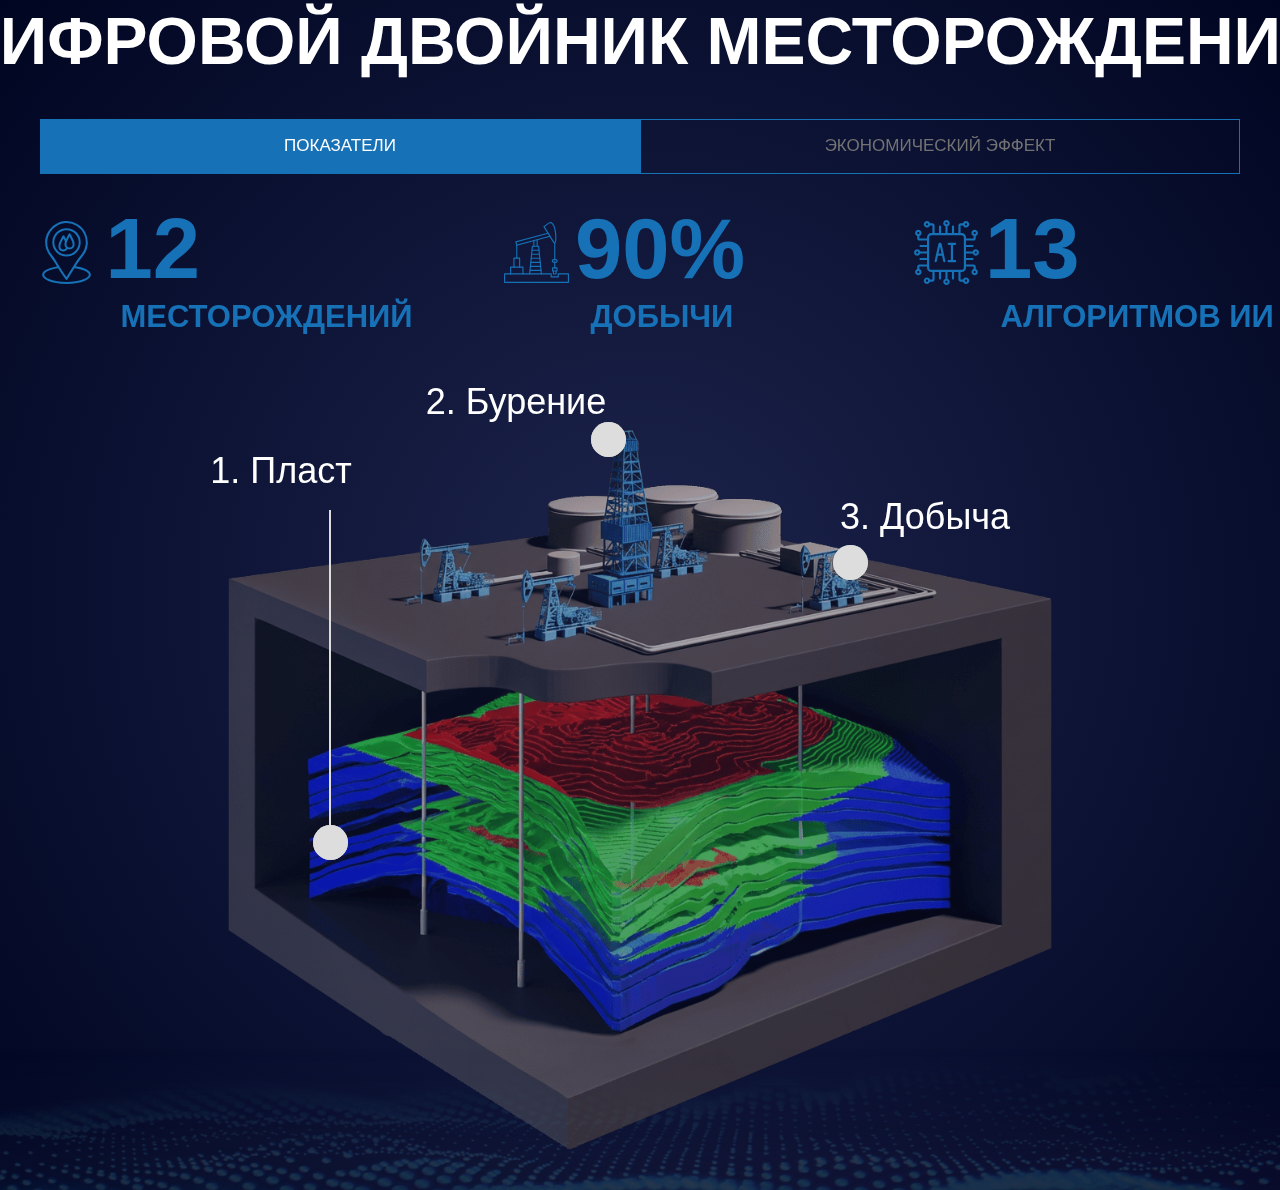
<file: page136393413.html>
<!DOCTYPE html> <html lang="en"> <head> <meta charset="utf-8" /> <meta http-equiv="Content-Type" content="text/html; charset=utf-8" /> <meta name="viewport" content="width=device-width, initial-scale=1.0" /> <!--metatextblock--> <title>KMG DemoDay 2026</title> <meta property="og:url" content="https://hopelesssales.games/page136393413.html" /> <meta property="og:title" content="KMG DemoDay 2026" /> <meta property="og:description" content="" /> <meta property="og:type" content="website" /> <meta property="og:image" content="images/tild3539-6434-4165-a537-386536646239__abi-nurcom_logo.svg" /> <link rel="canonical" href="https://hopelesssales.games/page136393413.html"> <!--/metatextblock--> <meta name="format-detection" content="telephone=no" /> <meta http-equiv="x-dns-prefetch-control" content="on"> <link rel="dns-prefetch" href="https://ws.tildacdn.com">  <!--favicons--> <link rel="icon" type="image/x-icon" sizes="32x32" href="images/tild3363-3038-4262-b636-646231366163__hopeless-sales-fav.ico" media="(prefers-color-scheme: light)"/> <link rel="icon" type="image/x-icon" sizes="32x32" href="images/tild3933-3962-4266-b961-393661623261__hopeless-sales-fav.ico" media="(prefers-color-scheme: dark)"/> <link rel="icon" type="image/svg+xml" sizes="any" href="images/tild3036-3261-4665-a430-343466393030__hopeless_sales-fav.svg"> <link rel="apple-touch-icon" type="image/png" href="images/tild6230-6432-4531-a337-346235313165__hopeless-sales-2line.png"> <link rel="icon" type="image/png" sizes="192x192" href="images/tild6230-6432-4531-a337-346235313165__hopeless-sales-2line.png"> <!--/favicons--> <!-- Assets --> <script src="https://neo.tildacdn.com/js/tilda-fallback-1.0.min.js" async charset="utf-8"></script> <link rel="stylesheet" href="css/tilda-grid-3.0.min.css" type="text/css" media="all" onerror="this.loaderr='y';"/> <link rel="stylesheet" href="css/tilda-blocks-page136393413.min.css?t=1776845038" type="text/css" media="all" onerror="this.loaderr='y';" /> <link rel="stylesheet" href="css/tilda-animation-2.0.min.css" type="text/css" media="all" onerror="this.loaderr='y';" /> <link rel="stylesheet" href="css/fonts-tildasans.css" type="text/css" media="all" onerror="this.loaderr='y';" /> <script nomodule src="js/tilda-polyfill-1.0.min.js" charset="utf-8"></script> <script type="text/javascript">function t_onReady(func) {if(document.readyState!='loading') {func();} else {document.addEventListener('DOMContentLoaded',func);}}
function t_onFuncLoad(funcName,okFunc,time) {if(typeof window[funcName]==='function') {okFunc();} else {setTimeout(function() {t_onFuncLoad(funcName,okFunc,time);},(time||100));}}window.tildaApiServiceRootDomain="tildaapi.pro";function t396_initialScale(t){var e=document.getElementById("rec"+t);if(e){var i=e.querySelector(".t396__artboard");if(i){window.tn_scale_initial_window_width||(window.tn_scale_initial_window_width=document.documentElement.clientWidth);var a=window.tn_scale_initial_window_width,r=[],n,l=i.getAttribute("data-artboard-screens");if(l){l=l.split(",");for(var o=0;o<l.length;o++)r[o]=parseInt(l[o],10)}else r=[320,480,640,960,1200];for(var o=0;o<r.length;o++){var d=r[o];a>=d&&(n=d)}var _="edit"===window.allrecords.getAttribute("data-tilda-mode"),c="center"===t396_getFieldValue(i,"valign",n,r),s="grid"===t396_getFieldValue(i,"upscale",n,r),w=t396_getFieldValue(i,"height_vh",n,r),g=t396_getFieldValue(i,"height",n,r),u=!!window.opr&&!!window.opr.addons||!!window.opera||-1!==navigator.userAgent.indexOf(" OPR/");if(!_&&c&&!s&&!w&&g&&!u){var h=parseFloat((a/n).toFixed(3)),f=[i,i.querySelector(".t396__carrier"),i.querySelector(".t396__filter")],v=Math.floor(parseInt(g,10)*h)+"px",p;i.style.setProperty("--initial-scale-height",v);for(var o=0;o<f.length;o++)f[o].style.setProperty("height","var(--initial-scale-height)");t396_scaleInitial__getElementsToScale(i).forEach((function(t){t.style.zoom=h}))}}}}function t396_scaleInitial__getElementsToScale(t){return t?Array.prototype.slice.call(t.children).filter((function(t){return t&&(t.classList.contains("t396__elem")||t.classList.contains("t396__group"))})):[]}function t396_getFieldValue(t,e,i,a){var r,n=a[a.length-1];if(!(r=i===n?t.getAttribute("data-artboard-"+e):t.getAttribute("data-artboard-"+e+"-res-"+i)))for(var l=0;l<a.length;l++){var o=a[l];if(!(o<=i)&&(r=o===n?t.getAttribute("data-artboard-"+e):t.getAttribute("data-artboard-"+e+"-res-"+o)))break}return r}window.TN_SCALE_INITIAL_VER="1.0",window.tn_scale_initial_window_width=null;</script> <script src="js/jquery-1.10.2.min.js" charset="utf-8" onerror="this.loaderr='y';"></script> <script src="js/tilda-scripts-3.0.min.js" charset="utf-8" defer onerror="this.loaderr='y';"></script> <script src="js/tilda-blocks-page136393413.min.js?t=1776845038" charset="utf-8" async onerror="this.loaderr='y';"></script> <script src="js/lazyload-1.3.min.export.js" charset="utf-8" async onerror="this.loaderr='y';"></script> <script src="js/tilda-animation-2.0.min.js" charset="utf-8" async onerror="this.loaderr='y';"></script> <script src="js/tilda-zero-1.1.min.js" charset="utf-8" async onerror="this.loaderr='y';"></script> <script src="js/tilda-animation-sbs-1.0.min.js" charset="utf-8" async onerror="this.loaderr='y';"></script> <script src="js/tilda-zero-scale-1.0.min.js" charset="utf-8" async onerror="this.loaderr='y';"></script> <script src="js/tilda-events-1.0.min.js" charset="utf-8" async onerror="this.loaderr='y';"></script> <!-- nominify begin --><!-- Yandex.Metrika counter --> <script type="text/javascript">
    (function(m,e,t,r,i,k,a){
        m[i]=m[i]||function(){(m[i].a=m[i].a||[]).push(arguments)};
        m[i].l=1*new Date();
        for (var j = 0; j < document.scripts.length; j++) {if (document.scripts[j].src === r) { return; }}
        k=e.createElement(t),a=e.getElementsByTagName(t)[0],k.async=1,k.src=r,a.parentNode.insertBefore(k,a)
    })(window, document,'script','https://mc.yandex.ru/metrika/tag.js?id=108178645', 'ym');
    ym(108178645, 'init', {ssr:true, webvisor:true, clickmap:true, ecommerce:"dataLayer", referrer: document.referrer, url: location.href, accurateTrackBounce:true, trackLinks:true});
</script> <noscript><div><img src="https://mc.yandex.ru/watch/108178645" style="position:absolute; left:-9999px;" alt="" /></div></noscript> <!-- /Yandex.Metrika counter --><!-- nominify end --><script type="text/javascript">window.dataLayer=window.dataLayer||[];</script> <script type="text/javascript">(function() {if((/bot|google|yandex|baidu|bing|msn|duckduckbot|teoma|slurp|crawler|spider|robot|crawling|facebook/i.test(navigator.userAgent))===false&&typeof(sessionStorage)!='undefined'&&sessionStorage.getItem('visited')!=='y'&&document.visibilityState){var style=document.createElement('style');style.type='text/css';style.innerHTML='@media screen and (min-width: 980px) {.t-records {opacity: 0;}.t-records_animated {-webkit-transition: opacity ease-in-out .2s;-moz-transition: opacity ease-in-out .2s;-o-transition: opacity ease-in-out .2s;transition: opacity ease-in-out .2s;}.t-records.t-records_visible {opacity: 1;}}';document.getElementsByTagName('head')[0].appendChild(style);function t_setvisRecs(){var alr=document.querySelectorAll('.t-records');Array.prototype.forEach.call(alr,function(el) {el.classList.add("t-records_animated");});setTimeout(function() {Array.prototype.forEach.call(alr,function(el) {el.classList.add("t-records_visible");});sessionStorage.setItem("visited","y");},400);}
document.addEventListener('DOMContentLoaded',t_setvisRecs);}})();</script></head> <body class="t-body" style="margin:0;"> <!--allrecords--> <div id="allrecords" data-tilda-export="yes" class="t-records" data-hook="blocks-collection-content-node" data-tilda-project-id="23450503" data-tilda-page-id="136393413" data-tilda-formskey="ad969316f524cc3150e7bade23450503" data-tilda-cookie="no" data-tilda-lazy="yes" data-tilda-project-lang="EN" data-tilda-root-zone="pro" data-tilda-project-headcode="yes" data-tilda-ts="y" data-tilda-project-country="KZ"> <div id="rec2188151123" class="r t-rec" style=" " data-animationappear="off" data-record-type="396"> <!-- T396 --> <style>#rec2188151123 .t396__artboard {min-height:1190px;height:100vh;background-image:radial-gradient(circle at center,rgba(29,36,76,1) 0%,rgba(0,5,33,1) 100%);}#rec2188151123 .t396__filter {min-height:1190px;height:100vh;}#rec2188151123 .t396__carrier{min-height:1190px;height:100vh;background-position:center center;background-attachment:scroll;background-size:cover;background-repeat:no-repeat;}@media screen and (max-width:1199px) {#rec2188151123 .t396__artboard,#rec2188151123 .t396__filter,#rec2188151123 .t396__carrier {}#rec2188151123 .t396__filter {}#rec2188151123 .t396__carrier {background-attachment:scroll;}}@media screen and (max-width:959px) {#rec2188151123 .t396__artboard,#rec2188151123 .t396__filter,#rec2188151123 .t396__carrier {min-height:870px;}#rec2188151123 .t396__filter {}#rec2188151123 .t396__carrier {background-attachment:scroll;}}@media screen and (max-width:639px) {#rec2188151123 .t396__artboard,#rec2188151123 .t396__filter,#rec2188151123 .t396__carrier {min-height:510px;}#rec2188151123 .t396__filter {}#rec2188151123 .t396__carrier {background-attachment:scroll;}}#rec2188151123 .tn-elem[data-elem-id="1776404450245"]{z-index:3;top:calc(100vh - 377px + 0px);;left:calc(50% - 50% + 0px);;width:100%;height:377px;}#rec2188151123 .tn-elem[data-elem-id="1776404450245"] .tn-atom{border-radius:0px 0px 0px 0px;background-position:center center;background-size:cover;background-repeat:no-repeat;border-width:var(--t396-borderwidth,0);border-style:var(--t396-borderstyle,solid);border-color:var(--t396-bordercolor,transparent);transition:background-color var(--t396-speedhover,0s) ease-in-out,color var(--t396-speedhover,0s) ease-in-out,border-color var(--t396-speedhover,0s) ease-in-out,box-shadow var(--t396-shadowshoverspeed,0.2s) ease-in-out;}@media screen and (max-width:1199px){#rec2188151123 .tn-elem[data-elem-id="1776404450245"]{display:table;top:calc(1190px - 377px + -10px);;}}@media screen and (max-width:959px){#rec2188151123 .tn-elem[data-elem-id="1776404450245"]{display:table;}}@media screen and (max-width:639px){#rec2188151123 .tn-elem[data-elem-id="1776404450245"]{display:table;top:calc(1190px - 377px + 0px);;left:calc(50% - 50% + 0px);;width:100%;height:181px;}}#rec2188151123 .tn-elem[data-elem-id="1776404634440"]{z-index:3;top:calc(100vh - 776px + 0px);;left:calc(50% - 557px + 0px);;width:1114px;height:auto;}#rec2188151123 .tn-elem[data-elem-id="1776404634440"] .tn-atom{border-radius:0px 0px 0px 0px;opacity:0.6;background-position:center center;border-width:var(--t396-borderwidth,0);border-style:var(--t396-borderstyle,solid);border-color:var(--t396-bordercolor,transparent);transition:background-color var(--t396-speedhover,0s) ease-in-out,color var(--t396-speedhover,0s) ease-in-out,border-color var(--t396-speedhover,0s) ease-in-out,box-shadow var(--t396-shadowshoverspeed,0.2s) ease-in-out;}#rec2188151123 .tn-elem[data-elem-id="1776404634440"] .tn-atom__img{border-radius:0px 0px 0px 0px;object-position:center center;}@media screen and (max-width:1199px){#rec2188151123 .tn-elem[data-elem-id="1776404634440"]{display:table;top:calc(1190px - 776px + 0px);;left:calc(50% - 557px + 1px);;width:1135px;height:auto;}}@media screen and (max-width:959px){#rec2188151123 .tn-elem[data-elem-id="1776404634440"]{display:table;top:calc(1190px - 776px + 20px);;left:calc(50% - 557px + 1px);;width:747px;height:auto;}}@media screen and (max-width:639px){#rec2188151123 .tn-elem[data-elem-id="1776404634440"]{display:table;top:calc(1190px - 776px + 8px);;left:calc(50% - 557px + 1px);;width:387px;height:auto;}}#rec2188151123 .tn-elem[data-elem-id="1776404956240"]{z-index:3;top:calc(100vh - 35px + -330px);;left:calc(50% - 17.5px + -310px);;width:35px;height:35px;}#rec2188151123 .tn-elem.t396__elem--anim-hidden[data-elem-id="1776404956240"]{opacity:0;}#rec2188151123 .tn-elem[data-elem-id="1776404956240"] .tn-atom{border-radius:3000px 3000px 3000px 3000px;opacity:0.3;background-color:#dddddd;background-position:center center;border-width:var(--t396-borderwidth,0);border-style:var(--t396-borderstyle,solid);border-color:var(--t396-bordercolor,transparent);transition:background-color var(--t396-speedhover,0s) ease-in-out,color var(--t396-speedhover,0s) ease-in-out,border-color var(--t396-speedhover,0s) ease-in-out,box-shadow var(--t396-shadowshoverspeed,0.2s) ease-in-out;}@media screen and (max-width:1199px){#rec2188151123 .tn-elem[data-elem-id="1776404956240"]{display:table;top:calc(1190px - 35px + -332px);;left:calc(50% - 17.5px + -300px);;}}@media screen and (max-width:959px){#rec2188151123 .tn-elem[data-elem-id="1776404956240"]{display:table;top:calc(1190px - 35px + -229px);;left:calc(50% - 17.5px + -202px);;}}@media screen and (max-width:639px){#rec2188151123 .tn-elem[data-elem-id="1776404956240"]{display:table;top:calc(1190px - 35px + -105px);;left:calc(50% - 17.5px + -90px);;width:20px;height:20px;}}#rec2188151123 .tn-elem[data-elem-id="1776406113932000005"]{z-index:3;top:calc(100vh - 35px + -330px);;left:calc(50% - 17.5px + -310px);;width:35px;height:35px;}#rec2188151123 .tn-elem.t396__elem--anim-hidden[data-elem-id="1776406113932000005"]{opacity:0;}#rec2188151123 .tn-elem[data-elem-id="1776406113932000005"] .tn-atom{border-radius:3000px 3000px 3000px 3000px;opacity:0.6;background-color:#dddddd;background-position:center center;border-width:var(--t396-borderwidth,0);border-style:var(--t396-borderstyle,solid);border-color:var(--t396-bordercolor,transparent);transition:background-color var(--t396-speedhover,0s) ease-in-out,color var(--t396-speedhover,0s) ease-in-out,border-color var(--t396-speedhover,0s) ease-in-out,box-shadow var(--t396-shadowshoverspeed,0.2s) ease-in-out;}@media screen and (max-width:1199px){#rec2188151123 .tn-elem[data-elem-id="1776406113932000005"]{display:table;top:calc(1190px - 35px + -332px);;left:calc(50% - 17.5px + -300px);;}}@media screen and (max-width:959px){#rec2188151123 .tn-elem[data-elem-id="1776406113932000005"]{display:table;top:calc(1190px - 35px + -229px);;left:calc(50% - 17.5px + -202px);;}}@media screen and (max-width:639px){#rec2188151123 .tn-elem[data-elem-id="1776406113932000005"]{display:table;top:calc(1190px - 35px + -105px);;left:calc(50% - 17.5px + -90px);;width:20px;height:20px;}}#rec2188151123 .tn-elem[data-elem-id="1776406113024000004"]{z-index:3;top:calc(100vh - 35px + -330px);;left:calc(50% - 17.5px + -310px);;width:35px;height:35px;}#rec2188151123 .tn-elem[data-elem-id="1776406113024000004"] .tn-atom{border-radius:3000px 3000px 3000px 3000px;background-color:#dddddd;background-position:center center;border-width:var(--t396-borderwidth,0);border-style:var(--t396-borderstyle,solid);border-color:var(--t396-bordercolor,transparent);transition:background-color var(--t396-speedhover,0s) ease-in-out,color var(--t396-speedhover,0s) ease-in-out,border-color var(--t396-speedhover,0s) ease-in-out,box-shadow var(--t396-shadowshoverspeed,0.2s) ease-in-out;}@media screen and (max-width:1199px){#rec2188151123 .tn-elem[data-elem-id="1776406113024000004"]{display:table;top:calc(1190px - 35px + -332px);;left:calc(50% - 17.5px + -300px);;}}@media screen and (max-width:959px){#rec2188151123 .tn-elem[data-elem-id="1776406113024000004"]{display:table;top:calc(1190px - 35px + -229px);;left:calc(50% - 17.5px + -202px);;}}@media screen and (max-width:639px){#rec2188151123 .tn-elem[data-elem-id="1776406113024000004"]{display:table;top:calc(1190px - 35px + -105px);;left:calc(50% - 17.5px + -90px);;width:20px;height:20px;}}#rec2188151123 .tn-elem[data-elem-id="1776406325994000010"]{z-index:3;top:calc(100vh - 35px + -610px);;left:calc(50% - 17.5px + 210px);;width:35px;height:35px;}#rec2188151123 .tn-elem.t396__elem--anim-hidden[data-elem-id="1776406325994000010"]{opacity:0;}#rec2188151123 .tn-elem[data-elem-id="1776406325994000010"] .tn-atom{border-radius:3000px 3000px 3000px 3000px;opacity:0.6;background-color:#dddddd;background-position:center center;border-width:var(--t396-borderwidth,0);border-style:var(--t396-borderstyle,solid);border-color:var(--t396-bordercolor,transparent);transition:background-color var(--t396-speedhover,0s) ease-in-out,color var(--t396-speedhover,0s) ease-in-out,border-color var(--t396-speedhover,0s) ease-in-out,box-shadow var(--t396-shadowshoverspeed,0.2s) ease-in-out;}@media screen and (max-width:1199px){#rec2188151123 .tn-elem[data-elem-id="1776406325994000010"]{display:table;top:calc(1190px - 35px + -623px);;left:calc(50% - 17.5px + 203px);;}}@media screen and (max-width:959px){#rec2188151123 .tn-elem[data-elem-id="1776406325994000010"]{display:table;top:calc(1190px - 35px + -400px);;left:calc(50% - 17.5px + 137px);;}}@media screen and (max-width:639px){#rec2188151123 .tn-elem[data-elem-id="1776406325994000010"]{display:table;top:calc(1190px - 35px + -208px);;left:calc(50% - 17.5px + 80px);;width:20px;height:20px;}}#rec2188151123 .tn-elem[data-elem-id="1776406325994000011"]{z-index:3;top:calc(100vh - 35px + -610px);;left:calc(50% - 17.5px + 210px);;width:35px;height:35px;}#rec2188151123 .tn-elem[data-elem-id="1776406325994000011"] .tn-atom{border-radius:3000px 3000px 3000px 3000px;background-color:#dddddd;background-position:center center;border-width:var(--t396-borderwidth,0);border-style:var(--t396-borderstyle,solid);border-color:var(--t396-bordercolor,transparent);transition:background-color var(--t396-speedhover,0s) ease-in-out,color var(--t396-speedhover,0s) ease-in-out,border-color var(--t396-speedhover,0s) ease-in-out,box-shadow var(--t396-shadowshoverspeed,0.2s) ease-in-out;}@media screen and (max-width:1199px){#rec2188151123 .tn-elem[data-elem-id="1776406325994000011"]{display:table;top:calc(1190px - 35px + -623px);;left:calc(50% - 17.5px + 203px);;}}@media screen and (max-width:959px){#rec2188151123 .tn-elem[data-elem-id="1776406325994000011"]{display:table;top:calc(1190px - 35px + -400px);;left:calc(50% - 17.5px + 137px);;}}@media screen and (max-width:639px){#rec2188151123 .tn-elem[data-elem-id="1776406325994000011"]{display:table;top:calc(1190px - 35px + -208px);;left:calc(50% - 17.5px + 80px);;width:20px;height:20px;}}#rec2188151123 .tn-elem[data-elem-id="1776413171393000001"]{color:#ffffff;text-align:center;z-index:3;top:calc(50vh + 595px - 102px + -1098px);;left:calc(50% - 700px + 0px);;width:1400px;height:auto;}#rec2188151123 .tn-elem[data-elem-id="1776413171393000001"] .tn-atom{vertical-align:middle;color:#ffffff;font-size:66px;font-family:var(--t-text-font,Arial);line-height:1.55;font-weight:700;text-transform:uppercase;background-position:center center;border-width:var(--t396-borderwidth,0);border-style:var(--t396-borderstyle,solid);border-color:var(--t396-bordercolor,transparent);transition:background-color var(--t396-speedhover,0s) ease-in-out,color var(--t396-speedhover,0s) ease-in-out,border-color var(--t396-speedhover,0s) ease-in-out,box-shadow var(--t396-shadowshoverspeed,0.2s) ease-in-out;--t396-shadow-text-opacity:100%;text-shadow:var(--t396-shadow-text-x,0px) var(--t396-shadow-text-y,0px) var(--t396-shadow-text-blur,0px) rgba(var(--t396-shadow-text-color),var(--t396-shadow-text-opacity,100%));}@media screen and (max-width:1199px){#rec2188151123 .tn-elem[data-elem-id="1776413171393000001"]{display:table;top:calc(1190px - 102px + -1126px);;left:calc(50% - 700px + 0px);;width:px;height:auto;}#rec2188151123 .tn-elem[data-elem-id="1776413171393000001"] .tn-atom{white-space:normal;font-size:48px;background-size:cover;}}@media screen and (max-width:959px){#rec2188151123 .tn-elem[data-elem-id="1776413171393000001"]{display:table;top:calc(1190px - 102px + -782px);;left:calc(50% - 700px + 0px);;width:px;height:auto;}#rec2188151123 .tn-elem[data-elem-id="1776413171393000001"] .tn-atom{white-space:normal;font-size:31px;background-size:cover;}}@media screen and (max-width:639px){#rec2188151123 .tn-elem[data-elem-id="1776413171393000001"]{display:table;top:calc(1190px - 102px + -434px);;left:calc(50% - 700px + 1px);;width:347px;height:auto;}#rec2188151123 .tn-elem[data-elem-id="1776413171393000001"] .tn-atom{white-space:normal;font-size:20px;line-height:1.2;background-size:cover;}}#rec2188151123 .tn-elem[data-elem-id="1776419477072000001"]{z-index:3;top:calc(100vh - 35px + -733px);;left:calc(50% - 17.5px + -32px);;width:35px;height:35px;}#rec2188151123 .tn-elem.t396__elem--anim-hidden[data-elem-id="1776419477072000001"]{opacity:0;}#rec2188151123 .tn-elem[data-elem-id="1776419477072000001"] .tn-atom{border-radius:3000px 3000px 3000px 3000px;opacity:0.3;background-color:#dddddd;background-position:center center;border-width:var(--t396-borderwidth,0);border-style:var(--t396-borderstyle,solid);border-color:var(--t396-bordercolor,transparent);transition:background-color var(--t396-speedhover,0s) ease-in-out,color var(--t396-speedhover,0s) ease-in-out,border-color var(--t396-speedhover,0s) ease-in-out,box-shadow var(--t396-shadowshoverspeed,0.2s) ease-in-out;}@media screen and (max-width:1199px){#rec2188151123 .tn-elem[data-elem-id="1776419477072000001"]{display:table;top:calc(1190px - 35px + -762px);;left:calc(50% - 17.5px + -37px);;}}@media screen and (max-width:959px){#rec2188151123 .tn-elem[data-elem-id="1776419477072000001"]{display:table;top:calc(1190px - 35px + -461px);;left:calc(50% - 17.5px + -27px);;width:35px;height:35px;}}@media screen and (max-width:639px){#rec2188151123 .tn-elem[data-elem-id="1776419477072000001"]{display:table;top:calc(1190px - 35px + -245px);;left:calc(50% - 17.5px + -8px);;width:20px;height:20px;}}#rec2188151123 .tn-elem[data-elem-id="1776419477072000002"]{z-index:3;top:calc(100vh - 35px + -733px);;left:calc(50% - 17.5px + -32px);;width:35px;height:35px;}#rec2188151123 .tn-elem.t396__elem--anim-hidden[data-elem-id="1776419477072000002"]{opacity:0;}#rec2188151123 .tn-elem[data-elem-id="1776419477072000002"] .tn-atom{border-radius:3000px 3000px 3000px 3000px;opacity:0.6;background-color:#dddddd;background-position:center center;border-width:var(--t396-borderwidth,0);border-style:var(--t396-borderstyle,solid);border-color:var(--t396-bordercolor,transparent);transition:background-color var(--t396-speedhover,0s) ease-in-out,color var(--t396-speedhover,0s) ease-in-out,border-color var(--t396-speedhover,0s) ease-in-out,box-shadow var(--t396-shadowshoverspeed,0.2s) ease-in-out;}@media screen and (max-width:1199px){#rec2188151123 .tn-elem[data-elem-id="1776419477072000002"]{display:table;top:calc(1190px - 35px + -762px);;left:calc(50% - 17.5px + -37px);;}}@media screen and (max-width:959px){#rec2188151123 .tn-elem[data-elem-id="1776419477072000002"]{display:table;top:calc(1190px - 35px + -461px);;left:calc(50% - 17.5px + -27px);;width:35px;height:35px;}}@media screen and (max-width:639px){#rec2188151123 .tn-elem[data-elem-id="1776419477072000002"]{display:table;top:calc(1190px - 35px + -245px);;left:calc(50% - 17.5px + -8px);;width:20px;height:20px;}}#rec2188151123 .tn-elem[data-elem-id="1776419477072000003"]{z-index:3;top:calc(100vh - 35px + -733px);;left:calc(50% - 17.5px + -32px);;width:35px;height:35px;}#rec2188151123 .tn-elem[data-elem-id="1776419477072000003"] .tn-atom{border-radius:3000px 3000px 3000px 3000px;background-color:#dddddd;background-position:center center;border-width:var(--t396-borderwidth,0);border-style:var(--t396-borderstyle,solid);border-color:var(--t396-bordercolor,transparent);transition:background-color var(--t396-speedhover,0s) ease-in-out,color var(--t396-speedhover,0s) ease-in-out,border-color var(--t396-speedhover,0s) ease-in-out,box-shadow var(--t396-shadowshoverspeed,0.2s) ease-in-out;}@media screen and (max-width:1199px){#rec2188151123 .tn-elem[data-elem-id="1776419477072000003"]{display:table;top:calc(1190px - 35px + -762px);;left:calc(50% - 17.5px + -37px);;}}@media screen and (max-width:959px){#rec2188151123 .tn-elem[data-elem-id="1776419477072000003"]{display:table;top:calc(1190px - 35px + -461px);;left:calc(50% - 17.5px + -27px);;width:35px;height:35px;}}@media screen and (max-width:639px){#rec2188151123 .tn-elem[data-elem-id="1776419477072000003"]{display:table;top:calc(1190px - 35px + -245px);;left:calc(50% - 17.5px + -8px);;width:20px;height:20px;}}#rec2188151123 .tn-elem[data-elem-id="1776419818926000001"]{color:#1671b6;z-index:3;top:calc(50vh + 595px - 132px + -875px);;left:calc(50% - 67.5px + -467px);;width:135px;height:auto;}#rec2188151123 .tn-elem[data-elem-id="1776419818926000001"] .tn-atom{vertical-align:middle;color:#1671b6;font-size:85px;font-family:var(--t-text-font,Arial);line-height:1.55;font-weight:700;text-transform:uppercase;background-position:center center;border-width:var(--t396-borderwidth,0);border-style:var(--t396-borderstyle,solid);border-color:var(--t396-bordercolor,transparent);transition:background-color var(--t396-speedhover,0s) ease-in-out,color var(--t396-speedhover,0s) ease-in-out,border-color var(--t396-speedhover,0s) ease-in-out,box-shadow var(--t396-shadowshoverspeed,0.2s) ease-in-out;--t396-shadow-text-opacity:100%;text-shadow:var(--t396-shadow-text-x,0px) var(--t396-shadow-text-y,0px) var(--t396-shadow-text-blur,0px) rgba(var(--t396-shadow-text-color),var(--t396-shadow-text-opacity,100%));}@media screen and (max-width:1199px){#rec2188151123 .tn-elem[data-elem-id="1776419818926000001"]{display:table;top:calc(1190px - 132px + -886px);;left:calc(50% - 67.5px + -379px);;width:px;height:auto;}#rec2188151123 .tn-elem[data-elem-id="1776419818926000001"] .tn-atom{white-space:normal;font-size:82px;background-size:cover;}}@media screen and (max-width:959px){#rec2188151123 .tn-elem[data-elem-id="1776419818926000001"]{display:table;top:calc(1190px - 132px + -589px);;left:calc(50% - 67.5px + -205px);;width:px;height:auto;}#rec2188151123 .tn-elem[data-elem-id="1776419818926000001"] .tn-atom{white-space:normal;font-size:64px;background-size:cover;}}@media screen and (max-width:639px){#rec2188151123 .tn-elem[data-elem-id="1776419818926000001"]{display:table;top:calc(1190px - 132px + -326px);;left:calc(50% - 67.5px + -108px);;width:55px;height:auto;}#rec2188151123 .tn-elem[data-elem-id="1776419818926000001"] .tn-atom{white-space:normal;font-size:31px;background-size:cover;}}#rec2188151123 .tn-elem[data-elem-id="1776419818926000002"]{color:#1671b6;z-index:3;top:calc(50vh + 595px - 48px + -849px);;left:calc(50% - 142.5px + -377px);;width:285px;height:auto;}#rec2188151123 .tn-elem[data-elem-id="1776419818926000002"] .tn-atom{vertical-align:middle;color:#1671b6;font-size:31px;font-family:var(--t-text-font,Arial);line-height:1.55;font-weight:700;text-transform:uppercase;background-position:center center;border-width:var(--t396-borderwidth,0);border-style:var(--t396-borderstyle,solid);border-color:var(--t396-bordercolor,transparent);transition:background-color var(--t396-speedhover,0s) ease-in-out,color var(--t396-speedhover,0s) ease-in-out,border-color var(--t396-speedhover,0s) ease-in-out,box-shadow var(--t396-shadowshoverspeed,0.2s) ease-in-out;--t396-shadow-text-opacity:100%;text-shadow:var(--t396-shadow-text-x,0px) var(--t396-shadow-text-y,0px) var(--t396-shadow-text-blur,0px) rgba(var(--t396-shadow-text-color),var(--t396-shadow-text-opacity,100%));}@media screen and (max-width:1199px){#rec2188151123 .tn-elem[data-elem-id="1776419818926000002"]{display:table;top:calc(1190px - 48px + -869px);;left:calc(50% - 142.5px + -317px);;width:230px;height:auto;}#rec2188151123 .tn-elem[data-elem-id="1776419818926000002"] .tn-atom{white-space:normal;font-size:25px;background-size:cover;}}@media screen and (max-width:959px){#rec2188151123 .tn-elem[data-elem-id="1776419818926000002"]{display:table;top:calc(1190px - 48px + -583px);;left:calc(50% - 142.5px + -202px);;width:128px;height:auto;}#rec2188151123 .tn-elem[data-elem-id="1776419818926000002"] .tn-atom{white-space:normal;font-size:14px;background-size:cover;}}@media screen and (max-width:639px){#rec2188151123 .tn-elem[data-elem-id="1776419818926000002"]{display:table;top:calc(1190px - 48px + -316px);;left:calc(50% - 142.5px + -89px);;width:88px;height:auto;}#rec2188151123 .tn-elem[data-elem-id="1776419818926000002"] .tn-atom{white-space:normal;font-size:10px;background-size:cover;}}#rec2188151123 .tn-elem[data-elem-id="1776419818926000003"]{z-index:3;top:calc(50vh + 595px - 65px + -905px);;left:calc(50% - 32.5px + -574px);;width:65px;height:auto;}#rec2188151123 .tn-elem[data-elem-id="1776419818926000003"] .tn-atom{border-radius:0px 0px 0px 0px;background-position:center center;border-width:var(--t396-borderwidth,0);border-style:var(--t396-borderstyle,solid);border-color:var(--t396-bordercolor,transparent);transition:background-color var(--t396-speedhover,0s) ease-in-out,color var(--t396-speedhover,0s) ease-in-out,border-color var(--t396-speedhover,0s) ease-in-out,box-shadow var(--t396-shadowshoverspeed,0.2s) ease-in-out;}#rec2188151123 .tn-elem[data-elem-id="1776419818926000003"] .tn-atom__img{border-radius:0px 0px 0px 0px;object-position:center center;}@media screen and (max-width:1199px){#rec2188151123 .tn-elem[data-elem-id="1776419818926000003"]{display:table;top:calc(1190px - 65px + -911px);;left:calc(50% - 32.5px + -478px);;height:auto;}}@media screen and (max-width:959px){#rec2188151123 .tn-elem[data-elem-id="1776419818926000003"]{display:table;top:calc(1190px - 65px + -609px);;left:calc(50% - 32.5px + -296px);;width:47px;height:auto;}}@media screen and (max-width:639px){#rec2188151123 .tn-elem[data-elem-id="1776419818926000003"]{display:table;top:calc(1190px - 65px + -338px);;left:calc(50% - 32.5px + -149px);;width:21px;height:auto;}}#rec2188151123 .tn-elem[data-elem-id="1776419818926000004"]{color:#1671b6;z-index:3;top:calc(50vh + 595px - 132px + -875px);;left:calc(50% - 146px + 81px);;width:292px;height:auto;}#rec2188151123 .tn-elem[data-elem-id="1776419818926000004"] .tn-atom{vertical-align:middle;color:#1671b6;font-size:85px;font-family:var(--t-text-font,Arial);line-height:1.55;font-weight:700;text-transform:uppercase;background-position:center center;border-width:var(--t396-borderwidth,0);border-style:var(--t396-borderstyle,solid);border-color:var(--t396-bordercolor,transparent);transition:background-color var(--t396-speedhover,0s) ease-in-out,color var(--t396-speedhover,0s) ease-in-out,border-color var(--t396-speedhover,0s) ease-in-out,box-shadow var(--t396-shadowshoverspeed,0.2s) ease-in-out;--t396-shadow-text-opacity:100%;text-shadow:var(--t396-shadow-text-x,0px) var(--t396-shadow-text-y,0px) var(--t396-shadow-text-blur,0px) rgba(var(--t396-shadow-text-color),var(--t396-shadow-text-opacity,100%));}@media screen and (max-width:1199px){#rec2188151123 .tn-elem[data-elem-id="1776419818926000004"]{display:table;top:calc(1190px - 132px + -886px);;left:calc(50% - 146px + 81px);;width:px;height:auto;}#rec2188151123 .tn-elem[data-elem-id="1776419818926000004"] .tn-atom{white-space:normal;font-size:82px;background-size:cover;}}@media screen and (max-width:959px){#rec2188151123 .tn-elem[data-elem-id="1776419818926000004"]{display:table;top:calc(1190px - 132px + -589px);;left:calc(50% - 146px + 105px);;width:px;height:auto;}#rec2188151123 .tn-elem[data-elem-id="1776419818926000004"] .tn-atom{white-space:normal;font-size:64px;background-size:cover;}}@media screen and (max-width:639px){#rec2188151123 .tn-elem[data-elem-id="1776419818926000004"]{display:table;top:calc(1190px - 132px + -326px);;left:calc(50% - 146px + 3px);;width:62px;height:auto;}#rec2188151123 .tn-elem[data-elem-id="1776419818926000004"] .tn-atom{white-space:normal;font-size:31px;background-size:cover;}}#rec2188151123 .tn-elem[data-elem-id="1776419818926000005"]{color:#1671b6;z-index:3;top:calc(50vh + 595px - 48px + -849px);;left:calc(50% - 142.5px + 93px);;width:285px;height:auto;}#rec2188151123 .tn-elem[data-elem-id="1776419818926000005"] .tn-atom{vertical-align:middle;color:#1671b6;font-size:31px;font-family:var(--t-text-font,Arial);line-height:1.55;font-weight:700;text-transform:uppercase;background-position:center center;border-width:var(--t396-borderwidth,0);border-style:var(--t396-borderstyle,solid);border-color:var(--t396-bordercolor,transparent);transition:background-color var(--t396-speedhover,0s) ease-in-out,color var(--t396-speedhover,0s) ease-in-out,border-color var(--t396-speedhover,0s) ease-in-out,box-shadow var(--t396-shadowshoverspeed,0.2s) ease-in-out;--t396-shadow-text-opacity:100%;text-shadow:var(--t396-shadow-text-x,0px) var(--t396-shadow-text-y,0px) var(--t396-shadow-text-blur,0px) rgba(var(--t396-shadow-text-color),var(--t396-shadow-text-opacity,100%));}@media screen and (max-width:1199px){#rec2188151123 .tn-elem[data-elem-id="1776419818926000005"]{display:table;top:calc(1190px - 48px + -869px);;left:calc(50% - 142.5px + 50px);;width:230px;height:auto;}#rec2188151123 .tn-elem[data-elem-id="1776419818926000005"] .tn-atom{white-space:normal;font-size:25px;background-size:cover;}}@media screen and (max-width:959px){#rec2188151123 .tn-elem[data-elem-id="1776419818926000005"]{display:table;top:calc(1190px - 48px + -583px);;left:calc(50% - 142.5px + 23px);;width:128px;height:auto;}#rec2188151123 .tn-elem[data-elem-id="1776419818926000005"] .tn-atom{white-space:normal;font-size:14px;background-size:cover;}}@media screen and (max-width:639px){#rec2188151123 .tn-elem[data-elem-id="1776419818926000005"]{display:table;top:calc(1190px - 48px + -316px);;left:calc(50% - 142.5px + 19px);;width:88px;height:auto;}#rec2188151123 .tn-elem[data-elem-id="1776419818926000005"] .tn-atom{white-space:normal;font-size:10px;background-size:cover;}}#rec2188151123 .tn-elem[data-elem-id="1776419818926000006"]{z-index:3;top:calc(50vh + 595px - 65px + -905px);;left:calc(50% - 32.5px + -104px);;width:65px;height:auto;}#rec2188151123 .tn-elem[data-elem-id="1776419818926000006"] .tn-atom{border-radius:0px 0px 0px 0px;background-position:center center;border-width:var(--t396-borderwidth,0);border-style:var(--t396-borderstyle,solid);border-color:var(--t396-bordercolor,transparent);transition:background-color var(--t396-speedhover,0s) ease-in-out,color var(--t396-speedhover,0s) ease-in-out,border-color var(--t396-speedhover,0s) ease-in-out,box-shadow var(--t396-shadowshoverspeed,0.2s) ease-in-out;}#rec2188151123 .tn-elem[data-elem-id="1776419818926000006"] .tn-atom__img{border-radius:0px 0px 0px 0px;object-position:center center;}@media screen and (max-width:1199px){#rec2188151123 .tn-elem[data-elem-id="1776419818926000006"]{display:table;top:calc(1190px - 65px + -911px);;left:calc(50% - 32.5px + -98px);;height:auto;}}@media screen and (max-width:959px){#rec2188151123 .tn-elem[data-elem-id="1776419818926000006"]{display:table;top:calc(1190px - 65px + -609px);;left:calc(50% - 32.5px + -68px);;width:47px;height:auto;}}@media screen and (max-width:639px){#rec2188151123 .tn-elem[data-elem-id="1776419818926000006"]{display:table;top:calc(1190px - 65px + -338px);;left:calc(50% - 32.5px + -39px);;width:22px;height:auto;}}#rec2188151123 .tn-elem[data-elem-id="1776419818926000007"]{color:#1671b6;z-index:3;top:calc(50vh + 595px - 132px + -875px);;left:calc(50% - 146px + 491px);;width:292px;height:auto;}#rec2188151123 .tn-elem[data-elem-id="1776419818926000007"] .tn-atom{vertical-align:middle;color:#1671b6;font-size:85px;font-family:var(--t-text-font,Arial);line-height:1.55;font-weight:700;text-transform:uppercase;background-position:center center;border-width:var(--t396-borderwidth,0);border-style:var(--t396-borderstyle,solid);border-color:var(--t396-bordercolor,transparent);transition:background-color var(--t396-speedhover,0s) ease-in-out,color var(--t396-speedhover,0s) ease-in-out,border-color var(--t396-speedhover,0s) ease-in-out,box-shadow var(--t396-shadowshoverspeed,0.2s) ease-in-out;--t396-shadow-text-opacity:100%;text-shadow:var(--t396-shadow-text-x,0px) var(--t396-shadow-text-y,0px) var(--t396-shadow-text-blur,0px) rgba(var(--t396-shadow-text-color),var(--t396-shadow-text-opacity,100%));}@media screen and (max-width:1199px){#rec2188151123 .tn-elem[data-elem-id="1776419818926000007"]{display:table;top:calc(1190px - 132px + -886px);;left:calc(50% - 146px + 461px);;width:px;height:auto;}#rec2188151123 .tn-elem[data-elem-id="1776419818926000007"] .tn-atom{white-space:normal;font-size:82px;background-size:cover;}}@media screen and (max-width:959px){#rec2188151123 .tn-elem[data-elem-id="1776419818926000007"]{display:table;top:calc(1190px - 132px + -589px);;left:calc(50% - 146px + 335px);;width:px;height:auto;}#rec2188151123 .tn-elem[data-elem-id="1776419818926000007"] .tn-atom{white-space:normal;font-size:64px;background-size:cover;}}@media screen and (max-width:639px){#rec2188151123 .tn-elem[data-elem-id="1776419818926000007"]{display:table;top:calc(1190px - 132px + -324px);;left:calc(50% - 146px + 143px);;width:96px;height:auto;}#rec2188151123 .tn-elem[data-elem-id="1776419818926000007"] .tn-atom{white-space:normal;font-size:31px;background-size:cover;}}#rec2188151123 .tn-elem[data-elem-id="1776419818926000008"]{color:#1671b6;z-index:3;top:calc(50vh + 595px - 48px + -849px);;left:calc(50% - 142.5px + 503px);;width:285px;height:auto;}#rec2188151123 .tn-elem[data-elem-id="1776419818926000008"] .tn-atom{vertical-align:middle;color:#1671b6;font-size:31px;font-family:var(--t-text-font,Arial);line-height:1.55;font-weight:700;text-transform:uppercase;background-position:center center;border-width:var(--t396-borderwidth,0);border-style:var(--t396-borderstyle,solid);border-color:var(--t396-bordercolor,transparent);transition:background-color var(--t396-speedhover,0s) ease-in-out,color var(--t396-speedhover,0s) ease-in-out,border-color var(--t396-speedhover,0s) ease-in-out,box-shadow var(--t396-shadowshoverspeed,0.2s) ease-in-out;--t396-shadow-text-opacity:100%;text-shadow:var(--t396-shadow-text-x,0px) var(--t396-shadow-text-y,0px) var(--t396-shadow-text-blur,0px) rgba(var(--t396-shadow-text-color),var(--t396-shadow-text-opacity,100%));}@media screen and (max-width:1199px){#rec2188151123 .tn-elem[data-elem-id="1776419818926000008"]{display:table;top:calc(1190px - 48px + -869px);;left:calc(50% - 142.5px + 430px);;width:230px;height:auto;}#rec2188151123 .tn-elem[data-elem-id="1776419818926000008"] .tn-atom{white-space:normal;font-size:25px;background-size:cover;}}@media screen and (max-width:959px){#rec2188151123 .tn-elem[data-elem-id="1776419818926000008"]{display:table;top:calc(1190px - 48px + -583px);;left:calc(50% - 142.5px + 253px);;width:128px;height:auto;}#rec2188151123 .tn-elem[data-elem-id="1776419818926000008"] .tn-atom{white-space:normal;font-size:14px;background-size:cover;}}@media screen and (max-width:639px){#rec2188151123 .tn-elem[data-elem-id="1776419818926000008"]{display:table;top:calc(1190px - 48px + -316px);;left:calc(50% - 142.5px + 145px);;width:93px;height:auto;}#rec2188151123 .tn-elem[data-elem-id="1776419818926000008"] .tn-atom{white-space:normal;font-size:10px;background-size:cover;}}#rec2188151123 .tn-elem[data-elem-id="1776419818926000009"]{z-index:3;top:calc(50vh + 595px - 65px + -905px);;left:calc(50% - 32.5px + 306px);;width:65px;height:auto;}#rec2188151123 .tn-elem[data-elem-id="1776419818926000009"] .tn-atom{border-radius:0px 0px 0px 0px;background-position:center center;border-width:var(--t396-borderwidth,0);border-style:var(--t396-borderstyle,solid);border-color:var(--t396-bordercolor,transparent);transition:background-color var(--t396-speedhover,0s) ease-in-out,color var(--t396-speedhover,0s) ease-in-out,border-color var(--t396-speedhover,0s) ease-in-out,box-shadow var(--t396-shadowshoverspeed,0.2s) ease-in-out;}#rec2188151123 .tn-elem[data-elem-id="1776419818926000009"] .tn-atom__img{border-radius:0px 0px 0px 0px;object-position:center center;}@media screen and (max-width:1199px){#rec2188151123 .tn-elem[data-elem-id="1776419818926000009"]{display:table;top:calc(1190px - 65px + -911px);;left:calc(50% - 32.5px + 272px);;height:auto;}}@media screen and (max-width:959px){#rec2188151123 .tn-elem[data-elem-id="1776419818926000009"]{display:table;top:calc(1190px - 65px + -609px);;left:calc(50% - 32.5px + 160px);;width:47px;height:auto;}}@media screen and (max-width:639px){#rec2188151123 .tn-elem[data-elem-id="1776419818926000009"]{display:table;top:calc(1190px - 65px + -338px);;left:calc(50% - 32.5px + 83px);;width:22px;height:auto;}}#rec2188151123 .tn-elem[data-elem-id="1776419477072000006"]{z-index:3;top:calc(100vh - 330px + -350px);;left:calc(50% - 1px + -310px);;width:2px;height:330px;}#rec2188151123 .tn-elem[data-elem-id="1776419477072000006"] .tn-atom{border-radius:0px 0px 0px 0px;background-color:#dddddd;background-position:center center;border-width:var(--t396-borderwidth,0);border-style:var(--t396-borderstyle,solid);border-color:var(--t396-bordercolor,transparent);transition:background-color var(--t396-speedhover,0s) ease-in-out,color var(--t396-speedhover,0s) ease-in-out,border-color var(--t396-speedhover,0s) ease-in-out,box-shadow var(--t396-shadowshoverspeed,0.2s) ease-in-out;}@media screen and (max-width:1199px){#rec2188151123 .tn-elem[data-elem-id="1776419477072000006"]{display:table;top:calc(1190px - 330px + -356px);;left:calc(50% - 1px + -302px);;width:2px;height:333px;}}@media screen and (max-width:959px){#rec2188151123 .tn-elem[data-elem-id="1776419477072000006"]{display:table;top:calc(1190px - 330px + -247px);;left:calc(50% - 1px + -203px);;height:200px;}}@media screen and (max-width:639px){#rec2188151123 .tn-elem[data-elem-id="1776419477072000006"]{display:table;top:calc(1190px - 330px + -118px);;left:calc(50% - 1px + -90px);;width:1px;height:110px;}}#rec2188151123 .tn-elem[data-elem-id="1776668458062"]{color:#ffffff;text-align:center;z-index:3;top:calc(100vh - 56px + -691px);;left:calc(50% - 100px + -359px);;width:200px;height:56px;}#rec2188151123 .tn-elem[data-elem-id="1776668458062"] .tn-atom{color:#ffffff;font-size:36px;font-family:var(--t-text-font,Arial);line-height:1.55;font-weight:400;border-radius:0px 0px 0px 0px;background-position:center center;--t396-speedhover:0.2s;transition:background-color var(--t396-speedhover,0s) ease-in-out,color var(--t396-speedhover,0s) ease-in-out,border-color var(--t396-speedhover,0s) ease-in-out,box-shadow var(--t396-shadowshoverspeed,0.2s) ease-in-out;-webkit-box-pack:center;-ms-flex-pack:center;justify-content:center;}#rec2188151123 .tn-elem[data-elem-id="1776668458062"] .tn-atom::after{display:none;}#rec2188151123 .tn-elem[data-elem-id="1776668458062"] .tn-atom .tn-atom__button-content{column-gap:10px;padding:0px 0px 0px 0px;}#rec2188151123 .tn-elem[data-elem-id="1776668458062"] .tn-atom .tn-atom__button-text{transition:color var(--t396-speedhover,0s) ease-in-out;color:#ffffff;}#rec2188151123 .tn-elem[data-elem-id="1776668458062"] .tn-atom .tn-atom__button-border::before{display:none;}#rec2188151123 .tn-elem[data-elem-id="1776668458062"] .tn-atom .tn-atom__button-border::after{display:none;}@media (hover),(min-width:0\0){#rec2188151123 .tn-elem[data-elem-id="1776668458062"] .tn-atom:hover::after{opacity:0;}#rec2188151123 .tn-elem[data-elem-id="1776668458062"] .tn-atom:hover{animation-name:none;}}@media (hover),(min-width:0\0){#rec2188151123 .tn-elem[data-elem-id="1776668458062"] .tn-atom:hover{color:#1671b6;}#rec2188151123 .tn-elem[data-elem-id="1776668458062"] .tn-atom:hover .tn-atom__button-text{color:#1671b6;}}@media screen and (max-width:1199px){#rec2188151123 .tn-elem[data-elem-id="1776668458062"]{display:block;top:calc(1190px - 56px + -689px);;left:calc(50% - 100px + -346px);;width:px;}#rec2188151123 .tn-elem[data-elem-id="1776668458062"] .tn-atom{white-space:normal;font-size:33px;background-size:cover;}#rec2188151123 .tn-elem[data-elem-id="1776668458062"] .tn-atom::after{display:none;}#rec2188151123 .tn-elem[data-elem-id="1776668458062"] .tn-atom .tn-atom__button-text{overflow:visible;}#rec2188151123 .tn-elem[data-elem-id="1776668458062"] .tn-atom .tn-atom__button-border::before{display:none;}#rec2188151123 .tn-elem[data-elem-id="1776668458062"] .tn-atom .tn-atom__button-border::after{display:none;}@media (hover),(min-width:0\0){#rec2188151123 .tn-elem[data-elem-id="1776668458062"] .tn-atom:hover::after{opacity:0;}#rec2188151123 .tn-elem[data-elem-id="1776668458062"] .tn-atom:hover{animation-name:none;}}}@media screen and (max-width:959px){#rec2188151123 .tn-elem[data-elem-id="1776668458062"]{display:block;top:calc(1190px - 56px + -437px);;left:calc(50% - 100px + -232px);;width:px;}#rec2188151123 .tn-elem[data-elem-id="1776668458062"] .tn-atom{white-space:normal;font-size:25px;background-size:cover;}#rec2188151123 .tn-elem[data-elem-id="1776668458062"] .tn-atom::after{display:none;}#rec2188151123 .tn-elem[data-elem-id="1776668458062"] .tn-atom .tn-atom__button-text{overflow:visible;}#rec2188151123 .tn-elem[data-elem-id="1776668458062"] .tn-atom .tn-atom__button-border::before{display:none;}#rec2188151123 .tn-elem[data-elem-id="1776668458062"] .tn-atom .tn-atom__button-border::after{display:none;}@media (hover),(min-width:0\0){#rec2188151123 .tn-elem[data-elem-id="1776668458062"] .tn-atom:hover::after{opacity:0;}#rec2188151123 .tn-elem[data-elem-id="1776668458062"] .tn-atom:hover{animation-name:none;}}}@media screen and (max-width:639px){#rec2188151123 .tn-elem[data-elem-id="1776668458062"]{display:block;top:calc(1190px - 56px + -228px);;left:calc(50% - 100px + -114px);;width:77px;height:25px;}#rec2188151123 .tn-elem[data-elem-id="1776668458062"] .tn-atom{white-space:normal;font-size:16px;background-size:cover;}#rec2188151123 .tn-elem[data-elem-id="1776668458062"] .tn-atom::after{display:none;}#rec2188151123 .tn-elem[data-elem-id="1776668458062"] .tn-atom .tn-atom__button-text{overflow:visible;}#rec2188151123 .tn-elem[data-elem-id="1776668458062"] .tn-atom .tn-atom__button-border::before{display:none;}#rec2188151123 .tn-elem[data-elem-id="1776668458062"] .tn-atom .tn-atom__button-border::after{display:none;}@media (hover),(min-width:0\0){#rec2188151123 .tn-elem[data-elem-id="1776668458062"] .tn-atom:hover::after{opacity:0;}#rec2188151123 .tn-elem[data-elem-id="1776668458062"] .tn-atom:hover{animation-name:none;}}}#rec2188151123 .tn-elem[data-elem-id="1776668693052000001"]{color:#ffffff;text-align:center;z-index:3;top:calc(100vh - 56px + -760px);;left:calc(50% - 124.5px + -124px);;width:249px;height:56px;}#rec2188151123 .tn-elem[data-elem-id="1776668693052000001"] .tn-atom{color:#ffffff;font-size:36px;font-family:var(--t-text-font,Arial);line-height:1.55;font-weight:400;border-radius:0px 0px 0px 0px;background-position:center center;--t396-speedhover:0.2s;transition:background-color var(--t396-speedhover,0s) ease-in-out,color var(--t396-speedhover,0s) ease-in-out,border-color var(--t396-speedhover,0s) ease-in-out,box-shadow var(--t396-shadowshoverspeed,0.2s) ease-in-out;-webkit-box-pack:center;-ms-flex-pack:center;justify-content:center;}#rec2188151123 .tn-elem[data-elem-id="1776668693052000001"] .tn-atom::after{display:none;}#rec2188151123 .tn-elem[data-elem-id="1776668693052000001"] .tn-atom .tn-atom__button-content{column-gap:10px;padding:0px 0px 0px 0px;}#rec2188151123 .tn-elem[data-elem-id="1776668693052000001"] .tn-atom .tn-atom__button-text{transition:color var(--t396-speedhover,0s) ease-in-out;color:#ffffff;}#rec2188151123 .tn-elem[data-elem-id="1776668693052000001"] .tn-atom .tn-atom__button-border::before{display:none;}#rec2188151123 .tn-elem[data-elem-id="1776668693052000001"] .tn-atom .tn-atom__button-border::after{display:none;}@media (hover),(min-width:0\0){#rec2188151123 .tn-elem[data-elem-id="1776668693052000001"] .tn-atom:hover::after{opacity:0;}#rec2188151123 .tn-elem[data-elem-id="1776668693052000001"] .tn-atom:hover{animation-name:none;}}@media (hover),(min-width:0\0){#rec2188151123 .tn-elem[data-elem-id="1776668693052000001"] .tn-atom:hover{color:#1671b6;}#rec2188151123 .tn-elem[data-elem-id="1776668693052000001"] .tn-atom:hover .tn-atom__button-text{color:#1671b6;}}@media screen and (max-width:1199px){#rec2188151123 .tn-elem[data-elem-id="1776668693052000001"]{display:block;top:calc(1190px - 56px + -797px);;left:calc(50% - 124.5px + -100px);;width:191px;height:56px;}#rec2188151123 .tn-elem[data-elem-id="1776668693052000001"] .tn-atom{white-space:normal;font-size:33px;background-size:cover;}#rec2188151123 .tn-elem[data-elem-id="1776668693052000001"] .tn-atom::after{display:none;}#rec2188151123 .tn-elem[data-elem-id="1776668693052000001"] .tn-atom .tn-atom__button-text{overflow:visible;}#rec2188151123 .tn-elem[data-elem-id="1776668693052000001"] .tn-atom .tn-atom__button-border::before{display:none;}#rec2188151123 .tn-elem[data-elem-id="1776668693052000001"] .tn-atom .tn-atom__button-border::after{display:none;}@media (hover),(min-width:0\0){#rec2188151123 .tn-elem[data-elem-id="1776668693052000001"] .tn-atom:hover::after{opacity:0;}#rec2188151123 .tn-elem[data-elem-id="1776668693052000001"] .tn-atom:hover{animation-name:none;}}}@media screen and (max-width:959px){#rec2188151123 .tn-elem[data-elem-id="1776668693052000001"]{display:block;top:calc(1190px - 56px + -496px);;left:calc(50% - 124.5px + -78px);;width:192px;}#rec2188151123 .tn-elem[data-elem-id="1776668693052000001"] .tn-atom{white-space:normal;font-size:25px;background-size:cover;}#rec2188151123 .tn-elem[data-elem-id="1776668693052000001"] .tn-atom::after{display:none;}#rec2188151123 .tn-elem[data-elem-id="1776668693052000001"] .tn-atom .tn-atom__button-text{overflow:visible;}#rec2188151123 .tn-elem[data-elem-id="1776668693052000001"] .tn-atom .tn-atom__button-border::before{display:none;}#rec2188151123 .tn-elem[data-elem-id="1776668693052000001"] .tn-atom .tn-atom__button-border::after{display:none;}@media (hover),(min-width:0\0){#rec2188151123 .tn-elem[data-elem-id="1776668693052000001"] .tn-atom:hover::after{opacity:0;}#rec2188151123 .tn-elem[data-elem-id="1776668693052000001"] .tn-atom:hover{animation-name:none;}}}@media screen and (max-width:639px){#rec2188151123 .tn-elem[data-elem-id="1776668693052000001"]{display:block;top:calc(1190px - 56px + -258px);;left:calc(50% - 124.5px + 43px);;width:106px;height:25px;}#rec2188151123 .tn-elem[data-elem-id="1776668693052000001"] .tn-atom{white-space:normal;font-size:16px;background-size:cover;}#rec2188151123 .tn-elem[data-elem-id="1776668693052000001"] .tn-atom::after{display:none;}#rec2188151123 .tn-elem[data-elem-id="1776668693052000001"] .tn-atom .tn-atom__button-text{overflow:visible;}#rec2188151123 .tn-elem[data-elem-id="1776668693052000001"] .tn-atom .tn-atom__button-border::before{display:none;}#rec2188151123 .tn-elem[data-elem-id="1776668693052000001"] .tn-atom .tn-atom__button-border::after{display:none;}@media (hover),(min-width:0\0){#rec2188151123 .tn-elem[data-elem-id="1776668693052000001"] .tn-atom:hover::after{opacity:0;}#rec2188151123 .tn-elem[data-elem-id="1776668693052000001"] .tn-atom:hover{animation-name:none;}}}#rec2188151123 .tn-elem[data-elem-id="1776668753002000002"]{color:#ffffff;text-align:center;z-index:3;top:calc(100vh - 56px + -645px);;left:calc(50% - 148px + 285px);;width:296px;height:56px;}#rec2188151123 .tn-elem[data-elem-id="1776668753002000002"] .tn-atom{color:#ffffff;font-size:36px;font-family:var(--t-text-font,Arial);line-height:1.55;font-weight:400;border-radius:0px 0px 0px 0px;background-position:center center;--t396-speedhover:0.2s;transition:background-color var(--t396-speedhover,0s) ease-in-out,color var(--t396-speedhover,0s) ease-in-out,border-color var(--t396-speedhover,0s) ease-in-out,box-shadow var(--t396-shadowshoverspeed,0.2s) ease-in-out;-webkit-box-pack:center;-ms-flex-pack:center;justify-content:center;}#rec2188151123 .tn-elem[data-elem-id="1776668753002000002"] .tn-atom::after{display:none;}#rec2188151123 .tn-elem[data-elem-id="1776668753002000002"] .tn-atom .tn-atom__button-content{column-gap:10px;padding:0px 0px 0px 0px;}#rec2188151123 .tn-elem[data-elem-id="1776668753002000002"] .tn-atom .tn-atom__button-text{transition:color var(--t396-speedhover,0s) ease-in-out;color:#ffffff;}#rec2188151123 .tn-elem[data-elem-id="1776668753002000002"] .tn-atom .tn-atom__button-border::before{display:none;}#rec2188151123 .tn-elem[data-elem-id="1776668753002000002"] .tn-atom .tn-atom__button-border::after{display:none;}@media (hover),(min-width:0\0){#rec2188151123 .tn-elem[data-elem-id="1776668753002000002"] .tn-atom:hover::after{opacity:0;}#rec2188151123 .tn-elem[data-elem-id="1776668753002000002"] .tn-atom:hover{animation-name:none;}}@media (hover),(min-width:0\0){#rec2188151123 .tn-elem[data-elem-id="1776668753002000002"] .tn-atom:hover{color:#1671b6;}#rec2188151123 .tn-elem[data-elem-id="1776668753002000002"] .tn-atom:hover .tn-atom__button-text{color:#1671b6;}}@media screen and (max-width:1199px){#rec2188151123 .tn-elem[data-elem-id="1776668753002000002"]{display:block;top:calc(1190px - 56px + -658px);;left:calc(50% - 148px + 261px);;width:199px;}#rec2188151123 .tn-elem[data-elem-id="1776668753002000002"] .tn-atom{white-space:normal;font-size:33px;background-size:cover;}#rec2188151123 .tn-elem[data-elem-id="1776668753002000002"] .tn-atom::after{display:none;}#rec2188151123 .tn-elem[data-elem-id="1776668753002000002"] .tn-atom .tn-atom__button-text{overflow:visible;}#rec2188151123 .tn-elem[data-elem-id="1776668753002000002"] .tn-atom .tn-atom__button-border::before{display:none;}#rec2188151123 .tn-elem[data-elem-id="1776668753002000002"] .tn-atom .tn-atom__button-border::after{display:none;}@media (hover),(min-width:0\0){#rec2188151123 .tn-elem[data-elem-id="1776668753002000002"] .tn-atom:hover::after{opacity:0;}#rec2188151123 .tn-elem[data-elem-id="1776668753002000002"] .tn-atom:hover{animation-name:none;}}}@media screen and (max-width:959px){#rec2188151123 .tn-elem[data-elem-id="1776668753002000002"]{display:block;top:calc(1190px - 56px + -433px);;left:calc(50% - 148px + 164px);;width:192px;}#rec2188151123 .tn-elem[data-elem-id="1776668753002000002"] .tn-atom{white-space:normal;font-size:25px;background-size:cover;}#rec2188151123 .tn-elem[data-elem-id="1776668753002000002"] .tn-atom::after{display:none;}#rec2188151123 .tn-elem[data-elem-id="1776668753002000002"] .tn-atom .tn-atom__button-text{overflow:visible;}#rec2188151123 .tn-elem[data-elem-id="1776668753002000002"] .tn-atom .tn-atom__button-border::before{display:none;}#rec2188151123 .tn-elem[data-elem-id="1776668753002000002"] .tn-atom .tn-atom__button-border::after{display:none;}@media (hover),(min-width:0\0){#rec2188151123 .tn-elem[data-elem-id="1776668753002000002"] .tn-atom:hover::after{opacity:0;}#rec2188151123 .tn-elem[data-elem-id="1776668753002000002"] .tn-atom:hover{animation-name:none;}}}@media screen and (max-width:639px){#rec2188151123 .tn-elem[data-elem-id="1776668753002000002"]{display:block;top:calc(1190px - 56px + -228px);;left:calc(50% - 148px + 110px);;width:106px;height:25px;}#rec2188151123 .tn-elem[data-elem-id="1776668753002000002"] .tn-atom{white-space:normal;font-size:16px;background-size:cover;}#rec2188151123 .tn-elem[data-elem-id="1776668753002000002"] .tn-atom::after{display:none;}#rec2188151123 .tn-elem[data-elem-id="1776668753002000002"] .tn-atom .tn-atom__button-text{overflow:visible;}#rec2188151123 .tn-elem[data-elem-id="1776668753002000002"] .tn-atom .tn-atom__button-border::before{display:none;}#rec2188151123 .tn-elem[data-elem-id="1776668753002000002"] .tn-atom .tn-atom__button-border::after{display:none;}@media (hover),(min-width:0\0){#rec2188151123 .tn-elem[data-elem-id="1776668753002000002"] .tn-atom:hover::after{opacity:0;}#rec2188151123 .tn-elem[data-elem-id="1776668753002000002"] .tn-atom:hover{animation-name:none;}}}#rec2188151123 .tn-elem[data-elem-id="1776674827152"]{color:#ffffff;text-align:center;z-index:3;top:calc(50vh - 595px + 119px);;left:calc(50% - 600px + 0px);;width:600px;height:55px;}#rec2188151123 .tn-elem[data-elem-id="1776674827152"] .tn-atom{color:#ffffff;font-size:17px;font-family:var(--t-text-font,Arial);line-height:1.55;font-weight:400;border-radius:0px 0px 0px 0px;background-position:center center;--t396-borderwidth:1px;--t396-bordercolor:#1671b6;--t396-speedhover:0.2s;transition:background-color var(--t396-speedhover,0s) ease-in-out,color var(--t396-speedhover,0s) ease-in-out,border-color var(--t396-speedhover,0s) ease-in-out,box-shadow var(--t396-shadowshoverspeed,0.2s) ease-in-out;--t396-bgcolor-color:#1671b6;--t396-bgcolor-image:none;background-color:var(--t396-bgcolor-color,transparent);-webkit-box-pack:center;-ms-flex-pack:center;justify-content:center;padding:0;border-width:var(--t396-borderwidth,0);border-style:var(--t396-borderstyle,solid);border-color:var(--t396-bordercolor,transparent);}#rec2188151123 .tn-elem[data-elem-id="1776674827152"] .tn-atom::after{display:none;}#rec2188151123 .tn-elem[data-elem-id="1776674827152"] .tn-atom .tn-atom__button-content{column-gap:10px;padding:0px 0px 0px 0px;}#rec2188151123 .tn-elem[data-elem-id="1776674827152"] .tn-atom .tn-atom__button-text{transition:color var(--t396-speedhover,0s) ease-in-out;color:#ffffff;}#rec2188151123 .tn-elem[data-elem-id="1776674827152"] .tn-atom .tn-atom__button-border::before{display:none;}#rec2188151123 .tn-elem[data-elem-id="1776674827152"] .tn-atom .tn-atom__button-border::after{display:none;}@media (hover),(min-width:0\0){#rec2188151123 .tn-elem[data-elem-id="1776674827152"] .tn-atom:hover::after{opacity:0;}#rec2188151123 .tn-elem[data-elem-id="1776674827152"] .tn-atom:hover{animation-name:none;}}@media (hover),(min-width:0\0){#rec2188151123 .tn-elem[data-elem-id="1776674827152"] .tn-atom:hover{border-style:var(--t396-borderstyle,solid);border-color:var(--t396-bordercolor-hover,var(--t396-bordercolor,transparent));}}@media screen and (max-width:1199px){#rec2188151123 .tn-elem[data-elem-id="1776674827152"]{display:block;top:119px;;left:calc(50% - 480px + 0px);;width:480px;}#rec2188151123 .tn-elem[data-elem-id="1776674827152"] .tn-atom{white-space:normal;background-size:cover;background-color:var(--t396-bgcolor-color,transparent);padding:0;border-width:var(--t396-borderwidth,0);border-style:var(--t396-borderstyle,solid);border-color:var(--t396-bordercolor,transparent);}#rec2188151123 .tn-elem[data-elem-id="1776674827152"] .tn-atom::after{display:none;}#rec2188151123 .tn-elem[data-elem-id="1776674827152"] .tn-atom .tn-atom__button-text{overflow:visible;}#rec2188151123 .tn-elem[data-elem-id="1776674827152"] .tn-atom .tn-atom__button-border::before{display:none;}#rec2188151123 .tn-elem[data-elem-id="1776674827152"] .tn-atom .tn-atom__button-border::after{display:none;}@media (hover),(min-width:0\0){#rec2188151123 .tn-elem[data-elem-id="1776674827152"] .tn-atom:hover::after{opacity:0;}#rec2188151123 .tn-elem[data-elem-id="1776674827152"] .tn-atom:hover{animation-name:none;}}@media (hover),(min-width:0\0){#rec2188151123 .tn-elem[data-elem-id="1776674827152"] .tn-atom:hover{border-style:var(--t396-borderstyle,solid);border-color:var(--t396-bordercolor-hover,var(--t396-bordercolor,transparent));}}}@media screen and (max-width:959px){#rec2188151123 .tn-elem[data-elem-id="1776674827152"]{display:block;width:320px;}#rec2188151123 .tn-elem[data-elem-id="1776674827152"] .tn-atom{white-space:normal;background-size:cover;background-color:var(--t396-bgcolor-color,transparent);padding:0;border-width:var(--t396-borderwidth,0);border-style:var(--t396-borderstyle,solid);border-color:var(--t396-bordercolor,transparent);}#rec2188151123 .tn-elem[data-elem-id="1776674827152"] .tn-atom::after{display:none;}#rec2188151123 .tn-elem[data-elem-id="1776674827152"] .tn-atom .tn-atom__button-text{overflow:visible;}#rec2188151123 .tn-elem[data-elem-id="1776674827152"] .tn-atom .tn-atom__button-border::before{display:none;}#rec2188151123 .tn-elem[data-elem-id="1776674827152"] .tn-atom .tn-atom__button-border::after{display:none;}@media (hover),(min-width:0\0){#rec2188151123 .tn-elem[data-elem-id="1776674827152"] .tn-atom:hover::after{opacity:0;}#rec2188151123 .tn-elem[data-elem-id="1776674827152"] .tn-atom:hover{animation-name:none;}}@media (hover),(min-width:0\0){#rec2188151123 .tn-elem[data-elem-id="1776674827152"] .tn-atom:hover{border-style:var(--t396-borderstyle,solid);border-color:var(--t396-bordercolor-hover,var(--t396-bordercolor,transparent));}}}@media screen and (max-width:639px){#rec2188151123 .tn-elem[data-elem-id="1776674827152"]{display:block;top:88px;;width:160px;height:35px;border-radius:0px 0px 0px 0px;}#rec2188151123 .tn-elem[data-elem-id="1776674827152"] .tn-atom{white-space:normal;font-size:11px;background-size:cover;border-radius:0px 0px 0px 0px;background-color:var(--t396-bgcolor-color,transparent);padding:0;border-width:var(--t396-borderwidth,0);border-style:var(--t396-borderstyle,solid);border-color:var(--t396-bordercolor,transparent);}#rec2188151123 .tn-elem[data-elem-id="1776674827152"] .tn-atom::after{display:none;}#rec2188151123 .tn-elem[data-elem-id="1776674827152"] .tn-atom .tn-atom__button-text{overflow:visible;}#rec2188151123 .tn-elem[data-elem-id="1776674827152"] .tn-atom .tn-atom__button-border::before{display:none;}#rec2188151123 .tn-elem[data-elem-id="1776674827152"] .tn-atom .tn-atom__button-border::after{display:none;}@media (hover),(min-width:0\0){#rec2188151123 .tn-elem[data-elem-id="1776674827152"] .tn-atom:hover::after{opacity:0;}#rec2188151123 .tn-elem[data-elem-id="1776674827152"] .tn-atom:hover{animation-name:none;}}@media (hover),(min-width:0\0){#rec2188151123 .tn-elem[data-elem-id="1776674827152"] .tn-atom:hover{border-style:var(--t396-borderstyle,solid);border-color:var(--t396-bordercolor-hover,var(--t396-bordercolor,transparent));}}}#rec2188151123 .tn-elem[data-elem-id="1776674959410000001"]{color:#737373;text-align:center;z-index:3;top:calc(50vh - 595px + 119px);;left:calc(50% - 600px + 600px);;width:600px;height:55px;}#rec2188151123 .tn-elem[data-elem-id="1776674959410000001"] .tn-atom{color:#737373;font-size:17px;font-family:var(--t-text-font,Arial);line-height:1.55;font-weight:400;border-radius:0px 0px 0px 0px;background-position:center center;--t396-borderwidth:1px;--t396-bordercolor:#1671b6;--t396-speedhover:0.2s;transition:background-color var(--t396-speedhover,0s) ease-in-out,color var(--t396-speedhover,0s) ease-in-out,border-color var(--t396-speedhover,0s) ease-in-out,box-shadow var(--t396-shadowshoverspeed,0.2s) ease-in-out;-webkit-box-pack:center;-ms-flex-pack:center;justify-content:center;padding:0;border-width:var(--t396-borderwidth,0);border-style:var(--t396-borderstyle,solid);border-color:var(--t396-bordercolor,transparent);}#rec2188151123 .tn-elem[data-elem-id="1776674959410000001"] .tn-atom::after{display:none;}#rec2188151123 .tn-elem[data-elem-id="1776674959410000001"] .tn-atom .tn-atom__button-content{column-gap:10px;padding:0px 0px 0px 0px;}#rec2188151123 .tn-elem[data-elem-id="1776674959410000001"] .tn-atom .tn-atom__button-text{transition:color var(--t396-speedhover,0s) ease-in-out;color:#737373;}#rec2188151123 .tn-elem[data-elem-id="1776674959410000001"] .tn-atom .tn-atom__button-border::before{display:none;}#rec2188151123 .tn-elem[data-elem-id="1776674959410000001"] .tn-atom .tn-atom__button-border::after{display:none;}@media (hover),(min-width:0\0){#rec2188151123 .tn-elem[data-elem-id="1776674959410000001"] .tn-atom:hover::after{opacity:0;}#rec2188151123 .tn-elem[data-elem-id="1776674959410000001"] .tn-atom:hover{animation-name:none;}}@media (hover),(min-width:0\0){#rec2188151123 .tn-elem[data-elem-id="1776674959410000001"] .tn-atom:hover{border-style:var(--t396-borderstyle,solid);border-color:var(--t396-bordercolor-hover,var(--t396-bordercolor,transparent));}}@media (hover),(min-width:0\0){#rec2188151123 .tn-elem[data-elem-id="1776674959410000001"] .tn-atom:hover{color:#ffffff;}#rec2188151123 .tn-elem[data-elem-id="1776674959410000001"] .tn-atom:hover .tn-atom__button-text{color:#ffffff;}}@media screen and (max-width:1199px){#rec2188151123 .tn-elem[data-elem-id="1776674959410000001"]{display:block;top:119px;;left:calc(50% - 480px + 480px);;width:480px;}#rec2188151123 .tn-elem[data-elem-id="1776674959410000001"] .tn-atom{white-space:normal;background-size:cover;padding:0;border-width:var(--t396-borderwidth,0);border-style:var(--t396-borderstyle,solid);border-color:var(--t396-bordercolor,transparent);}#rec2188151123 .tn-elem[data-elem-id="1776674959410000001"] .tn-atom::after{display:none;}#rec2188151123 .tn-elem[data-elem-id="1776674959410000001"] .tn-atom .tn-atom__button-text{overflow:visible;}#rec2188151123 .tn-elem[data-elem-id="1776674959410000001"] .tn-atom .tn-atom__button-border::before{display:none;}#rec2188151123 .tn-elem[data-elem-id="1776674959410000001"] .tn-atom .tn-atom__button-border::after{display:none;}@media (hover),(min-width:0\0){#rec2188151123 .tn-elem[data-elem-id="1776674959410000001"] .tn-atom:hover::after{opacity:0;}#rec2188151123 .tn-elem[data-elem-id="1776674959410000001"] .tn-atom:hover{animation-name:none;}}@media (hover),(min-width:0\0){#rec2188151123 .tn-elem[data-elem-id="1776674959410000001"] .tn-atom:hover{border-style:var(--t396-borderstyle,solid);border-color:var(--t396-bordercolor-hover,var(--t396-bordercolor,transparent));}}}@media screen and (max-width:959px){#rec2188151123 .tn-elem[data-elem-id="1776674959410000001"]{display:block;left:calc(50% - 320px + 320px);;width:320px;}#rec2188151123 .tn-elem[data-elem-id="1776674959410000001"] .tn-atom{white-space:normal;background-size:cover;padding:0;border-width:var(--t396-borderwidth,0);border-style:var(--t396-borderstyle,solid);border-color:var(--t396-bordercolor,transparent);}#rec2188151123 .tn-elem[data-elem-id="1776674959410000001"] .tn-atom::after{display:none;}#rec2188151123 .tn-elem[data-elem-id="1776674959410000001"] .tn-atom .tn-atom__button-text{overflow:visible;}#rec2188151123 .tn-elem[data-elem-id="1776674959410000001"] .tn-atom .tn-atom__button-border::before{display:none;}#rec2188151123 .tn-elem[data-elem-id="1776674959410000001"] .tn-atom .tn-atom__button-border::after{display:none;}@media (hover),(min-width:0\0){#rec2188151123 .tn-elem[data-elem-id="1776674959410000001"] .tn-atom:hover::after{opacity:0;}#rec2188151123 .tn-elem[data-elem-id="1776674959410000001"] .tn-atom:hover{animation-name:none;}}@media (hover),(min-width:0\0){#rec2188151123 .tn-elem[data-elem-id="1776674959410000001"] .tn-atom:hover{border-style:var(--t396-borderstyle,solid);border-color:var(--t396-bordercolor-hover,var(--t396-bordercolor,transparent));}}}@media screen and (max-width:639px){#rec2188151123 .tn-elem[data-elem-id="1776674959410000001"]{display:block;top:88px;;left:calc(50% - 160px + 160px);;width:160px;height:35px;border-radius:0px 0px 0px 0px;}#rec2188151123 .tn-elem[data-elem-id="1776674959410000001"] .tn-atom{white-space:normal;font-size:11px;background-size:cover;border-radius:0px 0px 0px 0px;padding:0;border-width:var(--t396-borderwidth,0);border-style:var(--t396-borderstyle,solid);border-color:var(--t396-bordercolor,transparent);}#rec2188151123 .tn-elem[data-elem-id="1776674959410000001"] .tn-atom::after{display:none;}#rec2188151123 .tn-elem[data-elem-id="1776674959410000001"] .tn-atom .tn-atom__button-text{overflow:visible;}#rec2188151123 .tn-elem[data-elem-id="1776674959410000001"] .tn-atom .tn-atom__button-border::before{display:none;}#rec2188151123 .tn-elem[data-elem-id="1776674959410000001"] .tn-atom .tn-atom__button-border::after{display:none;}@media (hover),(min-width:0\0){#rec2188151123 .tn-elem[data-elem-id="1776674959410000001"] .tn-atom:hover::after{opacity:0;}#rec2188151123 .tn-elem[data-elem-id="1776674959410000001"] .tn-atom:hover{animation-name:none;}}@media (hover),(min-width:0\0){#rec2188151123 .tn-elem[data-elem-id="1776674959410000001"] .tn-atom:hover{border-style:var(--t396-borderstyle,solid);border-color:var(--t396-bordercolor-hover,var(--t396-bordercolor,transparent));}}}</style> <div class='t396'> <div class="t396__artboard" data-artboard-recid="2188151123" data-artboard-screens="320,640,960,1200" data-artboard-height="1190" data-artboard-valign="center" data-artboard-height_vh="100" data-artboard-upscale="grid" data-artboard-height-res-320="510" data-artboard-height-res-640="870"> <div class="t396__carrier" data-artboard-recid="2188151123"></div> <div class="t396__filter" data-artboard-recid="2188151123"></div> <div class='t396__elem tn-elem tn-elem__21881511231776404450245' data-elem-id='1776404450245' data-elem-type='shape' data-field-top-value="0" data-field-left-value="0" data-field-height-value="377" data-field-width-value="100" data-field-axisy-value="bottom" data-field-axisx-value="center" data-field-container-value="window" data-field-topunits-value="px" data-field-leftunits-value="px" data-field-heightunits-value="px" data-field-widthunits-value="%" data-field-top-res-320-value="0" data-field-left-res-320-value="0" data-field-height-res-320-value="181" data-field-width-res-320-value="100" data-field-container-res-320-value="window" data-field-top-res-960-value="-10"> <div class='tn-atom t-bgimg' data-original="images/tild3038-3034-4837-a536-306434653735__bg_main.png"
aria-label='' role="img"> </div> </div> <div class='t396__elem tn-elem tn-elem__21881511231776404634440' data-elem-id='1776404634440' data-elem-type='image' data-field-top-value="0" data-field-left-value="0" data-field-height-value="776" data-field-width-value="1114" data-field-axisy-value="bottom" data-field-axisx-value="center" data-field-container-value="window" data-field-topunits-value="px" data-field-leftunits-value="px" data-field-heightunits-value="px" data-field-widthunits-value="px" data-field-filewidth-value="1376" data-field-fileheight-value="958" data-field-heightmode-value="hug" data-field-top-res-320-value="8" data-field-left-res-320-value="1" data-field-height-res-320-value="269" data-field-width-res-320-value="387" data-field-top-res-640-value="20" data-field-left-res-640-value="1" data-field-height-res-640-value="520" data-field-width-res-640-value="747" data-field-top-res-960-value="0" data-field-left-res-960-value="1" data-field-height-res-960-value="790" data-field-width-res-960-value="1135"> <div class='tn-atom'> <img class='tn-atom__img t-img' data-original='images/tild3762-3363-4434-a439-626264663562__map-3d-3.png'
src='images/tild3762-3363-4434-a439-626264663562__-__resize__20x__map-3d-3.png'
alt='' imgfield='tn_img_1776404634440'
/> </div> </div> <div class='t396__elem tn-elem tn-elem__21881511231776404956240 ' data-elem-id='1776404956240' data-elem-type='shape' data-field-top-value="-330" data-field-left-value="-310" data-field-height-value="35" data-field-width-value="35" data-field-axisy-value="bottom" data-field-axisx-value="center" data-field-container-value="window" data-field-topunits-value="px" data-field-leftunits-value="px" data-field-heightunits-value="px" data-field-widthunits-value="px" data-animate-mobile="y" data-animate-sbs-event="intoview" data-animate-sbs-trg="1" data-animate-sbs-trgofst="0" data-animate-sbs-loop="loop" data-animate-sbs-opts="[{'mx':0,'my':0,'sx':1,'sy':1,'op':1,'ro':0,'ti':0,'ea':'0','dt':0},{'mx':0,'my':0,'sx':3,'sy':3,'op':0,'ro':0,'ti':2000,'ea':'easeInOut','dt':0}]" data-field-top-res-320-value="-105" data-field-left-res-320-value="-90" data-field-height-res-320-value="20" data-field-width-res-320-value="20" data-field-widthmode-res-320-value="fixed" data-field-heightmode-res-320-value="fixed" data-field-top-res-640-value="-229" data-field-left-res-640-value="-202" data-field-top-res-960-value="-332" data-field-left-res-960-value="-300"> <div class='tn-atom'> </div> </div> <div class='t396__elem tn-elem tn-elem__21881511231776406113932000005 ' data-elem-id='1776406113932000005' data-elem-type='shape' data-field-top-value="-330" data-field-left-value="-310" data-field-height-value="35" data-field-width-value="35" data-field-axisy-value="bottom" data-field-axisx-value="center" data-field-container-value="window" data-field-topunits-value="px" data-field-leftunits-value="px" data-field-heightunits-value="px" data-field-widthunits-value="px" data-animate-mobile="y" data-animate-sbs-event="intoview" data-animate-sbs-trg="1" data-animate-sbs-trgofst="0" data-animate-sbs-loop="loop" data-animate-sbs-opts="[{'mx':0,'my':0,'sx':1,'sy':1,'op':1,'ro':0,'ti':0,'ea':'0','dt':0},{'mx':0,'my':0,'sx':2,'sy':2,'op':0,'ro':0,'ti':2000,'ea':'easeInOut','dt':0}]" data-field-top-res-320-value="-105" data-field-left-res-320-value="-90" data-field-height-res-320-value="20" data-field-width-res-320-value="20" data-field-widthmode-res-320-value="fixed" data-field-heightmode-res-320-value="fixed" data-field-top-res-640-value="-229" data-field-left-res-640-value="-202" data-field-top-res-960-value="-332" data-field-left-res-960-value="-300"> <div class='tn-atom'> </div> </div> <div class='t396__elem tn-elem tn-elem__21881511231776406113024000004' data-elem-id='1776406113024000004' data-elem-type='shape' data-field-top-value="-330" data-field-left-value="-310" data-field-height-value="35" data-field-width-value="35" data-field-axisy-value="bottom" data-field-axisx-value="center" data-field-container-value="window" data-field-topunits-value="px" data-field-leftunits-value="px" data-field-heightunits-value="px" data-field-widthunits-value="px" data-field-top-res-320-value="-105" data-field-left-res-320-value="-90" data-field-height-res-320-value="20" data-field-width-res-320-value="20" data-field-widthmode-res-320-value="fixed" data-field-heightmode-res-320-value="fixed" data-field-top-res-640-value="-229" data-field-left-res-640-value="-202" data-field-top-res-960-value="-332" data-field-left-res-960-value="-300"> <a class='tn-atom' href="https://qa.kmg.kz/ru/geology/visualization" target="_blank"> </a> </div> <div class='t396__elem tn-elem tn-elem__21881511231776406325994000010 ' data-elem-id='1776406325994000010' data-elem-type='shape' data-field-top-value="-610" data-field-left-value="210" data-field-height-value="35" data-field-width-value="35" data-field-axisy-value="bottom" data-field-axisx-value="center" data-field-container-value="window" data-field-topunits-value="px" data-field-leftunits-value="px" data-field-heightunits-value="px" data-field-widthunits-value="px" data-animate-mobile="y" data-animate-sbs-event="intoview" data-animate-sbs-trg="1" data-animate-sbs-trgofst="0" data-animate-sbs-loop="loop" data-animate-sbs-opts="[{'mx':0,'my':0,'sx':1,'sy':1,'op':1,'ro':0,'ti':0,'ea':'0','dt':0},{'mx':0,'my':0,'sx':2,'sy':2,'op':0,'ro':0,'ti':2000,'ea':'easeInOut','dt':0}]" data-field-top-res-320-value="-208" data-field-left-res-320-value="80" data-field-height-res-320-value="20" data-field-width-res-320-value="20" data-field-widthmode-res-320-value="fixed" data-field-heightmode-res-320-value="fixed" data-field-top-res-640-value="-400" data-field-left-res-640-value="137" data-field-top-res-960-value="-623" data-field-left-res-960-value="203"> <div class='tn-atom'> </div> </div> <div class='t396__elem tn-elem tn-elem__21881511231776406325994000011' data-elem-id='1776406325994000011' data-elem-type='shape' data-field-top-value="-610" data-field-left-value="210" data-field-height-value="35" data-field-width-value="35" data-field-axisy-value="bottom" data-field-axisx-value="center" data-field-container-value="window" data-field-topunits-value="px" data-field-leftunits-value="px" data-field-heightunits-value="px" data-field-widthunits-value="px" data-field-top-res-320-value="-208" data-field-left-res-320-value="80" data-field-height-res-320-value="20" data-field-width-res-320-value="20" data-field-widthmode-res-320-value="fixed" data-field-heightmode-res-320-value="fixed" data-field-top-res-640-value="-400" data-field-left-res-640-value="137" data-field-top-res-960-value="-623" data-field-left-res-960-value="203"> <a class='tn-atom' href="http://im.emg.kmg.kz/" target="_blank"> </a> </div> <div class='t396__elem tn-elem tn-elem__21881511231776413171393000001' data-elem-id='1776413171393000001' data-elem-type='text' data-field-top-value="-1098" data-field-left-value="0" data-field-height-value="102" data-field-width-value="1400" data-field-axisy-value="bottom" data-field-axisx-value="center" data-field-container-value="grid" data-field-topunits-value="px" data-field-leftunits-value="px" data-field-heightunits-value="px" data-field-widthunits-value="px" data-field-textfit-value="autoheight" data-field-fontsize-value="66" data-field-top-res-320-value="-434" data-field-left-res-320-value="1" data-field-height-res-320-value="48" data-field-width-res-320-value="347" data-field-fontsize-res-320-value="20" data-field-top-res-640-value="-782" data-field-left-res-640-value="0" data-field-fontsize-res-640-value="31" data-field-top-res-960-value="-1126" data-field-left-res-960-value="0" data-field-fontsize-res-960-value="48"> <div class='tn-atom'field='tn_text_1776413171393000001'>цифровой двойник месторождения</div> </div> <div class='t396__elem tn-elem tn-elem__21881511231776419477072000001 ' data-elem-id='1776419477072000001' data-elem-type='shape' data-field-top-value="-733" data-field-left-value="-32" data-field-height-value="35" data-field-width-value="35" data-field-axisy-value="bottom" data-field-axisx-value="center" data-field-container-value="window" data-field-topunits-value="px" data-field-leftunits-value="px" data-field-heightunits-value="px" data-field-widthunits-value="px" data-animate-mobile="y" data-animate-sbs-event="intoview" data-animate-sbs-trg="1" data-animate-sbs-trgofst="0" data-animate-sbs-loop="loop" data-animate-sbs-opts="[{'mx':0,'my':0,'sx':1,'sy':1,'op':1,'ro':0,'ti':0,'ea':'0','dt':0},{'mx':0,'my':0,'sx':3,'sy':3,'op':0,'ro':0,'ti':2000,'ea':'easeInOut','dt':0}]" data-field-top-res-320-value="-245" data-field-left-res-320-value="-8" data-field-height-res-320-value="20" data-field-width-res-320-value="20" data-field-widthmode-res-320-value="fixed" data-field-heightmode-res-320-value="fixed" data-field-top-res-640-value="-461" data-field-left-res-640-value="-27" data-field-height-res-640-value="35" data-field-width-res-640-value="35" data-field-container-res-640-value="window" data-field-top-res-960-value="-762" data-field-left-res-960-value="-37"> <div class='tn-atom'> </div> </div> <div class='t396__elem tn-elem tn-elem__21881511231776419477072000002 ' data-elem-id='1776419477072000002' data-elem-type='shape' data-field-top-value="-733" data-field-left-value="-32" data-field-height-value="35" data-field-width-value="35" data-field-axisy-value="bottom" data-field-axisx-value="center" data-field-container-value="window" data-field-topunits-value="px" data-field-leftunits-value="px" data-field-heightunits-value="px" data-field-widthunits-value="px" data-animate-mobile="y" data-animate-sbs-event="intoview" data-animate-sbs-trg="1" data-animate-sbs-trgofst="0" data-animate-sbs-loop="loop" data-animate-sbs-opts="[{'mx':0,'my':0,'sx':1,'sy':1,'op':1,'ro':0,'ti':0,'ea':'0','dt':0},{'mx':0,'my':0,'sx':2,'sy':2,'op':0,'ro':0,'ti':2000,'ea':'easeInOut','dt':0}]" data-field-top-res-320-value="-245" data-field-left-res-320-value="-8" data-field-height-res-320-value="20" data-field-width-res-320-value="20" data-field-widthmode-res-320-value="fixed" data-field-heightmode-res-320-value="fixed" data-field-top-res-640-value="-461" data-field-left-res-640-value="-27" data-field-height-res-640-value="35" data-field-width-res-640-value="35" data-field-container-res-640-value="window" data-field-top-res-960-value="-762" data-field-left-res-960-value="-37"> <div class='tn-atom'> </div> </div> <div class='t396__elem tn-elem tn-elem__21881511231776419477072000003' data-elem-id='1776419477072000003' data-elem-type='shape' data-field-top-value="-733" data-field-left-value="-32" data-field-height-value="35" data-field-width-value="35" data-field-axisy-value="bottom" data-field-axisx-value="center" data-field-container-value="window" data-field-topunits-value="px" data-field-leftunits-value="px" data-field-heightunits-value="px" data-field-widthunits-value="px" data-field-top-res-320-value="-245" data-field-left-res-320-value="-8" data-field-height-res-320-value="20" data-field-width-res-320-value="20" data-field-widthmode-res-320-value="fixed" data-field-heightmode-res-320-value="fixed" data-field-top-res-640-value="-461" data-field-left-res-640-value="-27" data-field-height-res-640-value="35" data-field-width-res-640-value="35" data-field-container-res-640-value="window" data-field-top-res-960-value="-762" data-field-left-res-960-value="-37"> <a class='tn-atom' href="https://starlite.solo.cloud/projects/5b0da3ac-4d69-4887-9167-bb2905bbcb92/laterals/7782162b-89b9-49e5-8baa-d214a31d1844" target="_blank"> </a> </div> <div class='t396__elem tn-elem tn-elem__21881511231776419818926000001' data-elem-id='1776419818926000001' data-elem-type='text' data-field-top-value="-875" data-field-left-value="-467" data-field-height-value="132" data-field-width-value="135" data-field-axisy-value="bottom" data-field-axisx-value="center" data-field-container-value="grid" data-field-topunits-value="px" data-field-leftunits-value="px" data-field-heightunits-value="px" data-field-widthunits-value="px" data-field-textfit-value="autoheight" data-field-fontsize-value="85" data-field-top-res-320-value="-326" data-field-left-res-320-value="-108" data-field-width-res-320-value="55" data-field-fontsize-res-320-value="31" data-field-top-res-640-value="-589" data-field-left-res-640-value="-205" data-field-fontsize-res-640-value="64" data-field-top-res-960-value="-886" data-field-left-res-960-value="-379" data-field-fontsize-res-960-value="82"> <div class='tn-atom'field='tn_text_1776419818926000001'>12</div> </div> <div class='t396__elem tn-elem tn-elem__21881511231776419818926000002' data-elem-id='1776419818926000002' data-elem-type='text' data-field-top-value="-849" data-field-left-value="-377" data-field-height-value="48" data-field-width-value="285" data-field-axisy-value="bottom" data-field-axisx-value="center" data-field-container-value="grid" data-field-topunits-value="px" data-field-leftunits-value="px" data-field-heightunits-value="px" data-field-widthunits-value="px" data-field-textfit-value="autoheight" data-field-fontsize-value="31" data-field-top-res-320-value="-316" data-field-left-res-320-value="-89" data-field-width-res-320-value="88" data-field-fontsize-res-320-value="10" data-field-top-res-640-value="-583" data-field-left-res-640-value="-202" data-field-width-res-640-value="128" data-field-fontsize-res-640-value="14" data-field-top-res-960-value="-869" data-field-left-res-960-value="-317" data-field-width-res-960-value="230" data-field-fontsize-res-960-value="25"> <div class='tn-atom'field='tn_text_1776419818926000002'>месторождений</div> </div> <div class='t396__elem tn-elem tn-elem__21881511231776419818926000003' data-elem-id='1776419818926000003' data-elem-type='image' data-field-top-value="-905" data-field-left-value="-574" data-field-height-value="65" data-field-width-value="65" data-field-axisy-value="bottom" data-field-axisx-value="center" data-field-container-value="grid" data-field-topunits-value="px" data-field-leftunits-value="px" data-field-heightunits-value="px" data-field-widthunits-value="px" data-field-filewidth-value="300" data-field-fileheight-value="300" data-field-heightmode-value="hug" data-field-top-res-320-value="-338" data-field-left-res-320-value="-149" data-field-height-res-320-value="21" data-field-width-res-320-value="21" data-field-top-res-640-value="-609" data-field-left-res-640-value="-296" data-field-height-res-640-value="47" data-field-width-res-640-value="47" data-field-top-res-960-value="-911" data-field-left-res-960-value="-478" data-field-height-res-960-value="65"> <div class='tn-atom'> <img class='tn-atom__img t-img' data-original='images/tild3965-6437-4137-b433-303039663062__map-location_1.svg'
src='images/tild3965-6437-4137-b433-303039663062__map-location_1.svg'
alt='' imgfield='tn_img_1776419818926000003'
/> </div> </div> <div class='t396__elem tn-elem tn-elem__21881511231776419818926000004' data-elem-id='1776419818926000004' data-elem-type='text' data-field-top-value="-875" data-field-left-value="81" data-field-height-value="132" data-field-width-value="292" data-field-axisy-value="bottom" data-field-axisx-value="center" data-field-container-value="grid" data-field-topunits-value="px" data-field-leftunits-value="px" data-field-heightunits-value="px" data-field-widthunits-value="px" data-field-textfit-value="autoheight" data-field-fontsize-value="85" data-field-top-res-320-value="-326" data-field-left-res-320-value="3" data-field-width-res-320-value="62" data-field-fontsize-res-320-value="31" data-field-top-res-640-value="-589" data-field-left-res-640-value="105" data-field-fontsize-res-640-value="64" data-field-top-res-960-value="-886" data-field-left-res-960-value="81" data-field-fontsize-res-960-value="82"> <div class='tn-atom'field='tn_text_1776419818926000004'>90%</div> </div> <div class='t396__elem tn-elem tn-elem__21881511231776419818926000005' data-elem-id='1776419818926000005' data-elem-type='text' data-field-top-value="-849" data-field-left-value="93" data-field-height-value="48" data-field-width-value="285" data-field-axisy-value="bottom" data-field-axisx-value="center" data-field-container-value="grid" data-field-topunits-value="px" data-field-leftunits-value="px" data-field-heightunits-value="px" data-field-widthunits-value="px" data-field-textfit-value="autoheight" data-field-fontsize-value="31" data-field-top-res-320-value="-316" data-field-left-res-320-value="19" data-field-width-res-320-value="88" data-field-fontsize-res-320-value="10" data-field-top-res-640-value="-583" data-field-left-res-640-value="23" data-field-width-res-640-value="128" data-field-fontsize-res-640-value="14" data-field-top-res-960-value="-869" data-field-left-res-960-value="50" data-field-width-res-960-value="230" data-field-fontsize-res-960-value="25"> <div class='tn-atom'field='tn_text_1776419818926000005'>добычи</div> </div> <div class='t396__elem tn-elem tn-elem__21881511231776419818926000006' data-elem-id='1776419818926000006' data-elem-type='image' data-field-top-value="-905" data-field-left-value="-104" data-field-height-value="65" data-field-width-value="65" data-field-axisy-value="bottom" data-field-axisx-value="center" data-field-container-value="grid" data-field-topunits-value="px" data-field-leftunits-value="px" data-field-heightunits-value="px" data-field-widthunits-value="px" data-field-filewidth-value="300" data-field-fileheight-value="300" data-field-heightmode-value="hug" data-field-top-res-320-value="-338" data-field-left-res-320-value="-39" data-field-height-res-320-value="22" data-field-width-res-320-value="22" data-field-top-res-640-value="-609" data-field-left-res-640-value="-68" data-field-height-res-640-value="47" data-field-width-res-640-value="47" data-field-top-res-960-value="-911" data-field-left-res-960-value="-98" data-field-height-res-960-value="65"> <div class='tn-atom'> <img class='tn-atom__img t-img' data-original='images/tild3138-6664-4734-b837-366530353265__oil-field_1.svg'
src='images/tild3138-6664-4734-b837-366530353265__oil-field_1.svg'
alt='' imgfield='tn_img_1776419818926000006'
/> </div> </div> <div class='t396__elem tn-elem tn-elem__21881511231776419818926000007' data-elem-id='1776419818926000007' data-elem-type='text' data-field-top-value="-875" data-field-left-value="491" data-field-height-value="132" data-field-width-value="292" data-field-axisy-value="bottom" data-field-axisx-value="center" data-field-container-value="grid" data-field-topunits-value="px" data-field-leftunits-value="px" data-field-heightunits-value="px" data-field-widthunits-value="px" data-field-textfit-value="autoheight" data-field-fontsize-value="85" data-field-top-res-320-value="-324" data-field-left-res-320-value="143" data-field-width-res-320-value="96" data-field-fontsize-res-320-value="31" data-field-top-res-640-value="-589" data-field-left-res-640-value="335" data-field-fontsize-res-640-value="64" data-field-top-res-960-value="-886" data-field-left-res-960-value="461" data-field-fontsize-res-960-value="82"> <div class='tn-atom'field='tn_text_1776419818926000007'>13</div> </div> <div class='t396__elem tn-elem tn-elem__21881511231776419818926000008' data-elem-id='1776419818926000008' data-elem-type='text' data-field-top-value="-849" data-field-left-value="503" data-field-height-value="48" data-field-width-value="285" data-field-axisy-value="bottom" data-field-axisx-value="center" data-field-container-value="grid" data-field-topunits-value="px" data-field-leftunits-value="px" data-field-heightunits-value="px" data-field-widthunits-value="px" data-field-textfit-value="autoheight" data-field-fontsize-value="31" data-field-top-res-320-value="-316" data-field-left-res-320-value="145" data-field-width-res-320-value="93" data-field-fontsize-res-320-value="10" data-field-top-res-640-value="-583" data-field-left-res-640-value="253" data-field-width-res-640-value="128" data-field-fontsize-res-640-value="14" data-field-top-res-960-value="-869" data-field-left-res-960-value="430" data-field-width-res-960-value="230" data-field-fontsize-res-960-value="25"> <div class='tn-atom'field='tn_text_1776419818926000008'>алгоритмов ИИ</div> </div> <div class='t396__elem tn-elem tn-elem__21881511231776419818926000009' data-elem-id='1776419818926000009' data-elem-type='image' data-field-top-value="-905" data-field-left-value="306" data-field-height-value="65" data-field-width-value="65" data-field-axisy-value="bottom" data-field-axisx-value="center" data-field-container-value="grid" data-field-topunits-value="px" data-field-leftunits-value="px" data-field-heightunits-value="px" data-field-widthunits-value="px" data-field-filewidth-value="300" data-field-fileheight-value="300" data-field-heightmode-value="hug" data-field-top-res-320-value="-338" data-field-left-res-320-value="83" data-field-height-res-320-value="22" data-field-width-res-320-value="22" data-field-top-res-640-value="-609" data-field-left-res-640-value="160" data-field-height-res-640-value="47" data-field-width-res-640-value="47" data-field-top-res-960-value="-911" data-field-left-res-960-value="272" data-field-height-res-960-value="65"> <div class='tn-atom'> <img class='tn-atom__img t-img' data-original='images/tild6135-3236-4261-b031-303863336163__microchip_1.svg'
src='images/tild6135-3236-4261-b031-303863336163__microchip_1.svg'
alt='' imgfield='tn_img_1776419818926000009'
/> </div> </div> <div class='t396__elem tn-elem tn-elem__21881511231776419477072000006' data-elem-id='1776419477072000006' data-elem-type='shape' data-field-top-value="-350" data-field-left-value="-310" data-field-height-value="330" data-field-width-value="2" data-field-axisy-value="bottom" data-field-axisx-value="center" data-field-container-value="window" data-field-topunits-value="px" data-field-leftunits-value="px" data-field-heightunits-value="px" data-field-widthunits-value="px" data-field-widthmode-value="fixed" data-field-heightmode-value="fixed" data-field-top-res-320-value="-118" data-field-left-res-320-value="-90" data-field-height-res-320-value="110" data-field-width-res-320-value="1" data-field-widthmode-res-320-value="fixed" data-field-heightmode-res-320-value="fixed" data-field-top-res-640-value="-247" data-field-left-res-640-value="-203" data-field-height-res-640-value="200" data-field-heightmode-res-640-value="fixed" data-field-top-res-960-value="-356" data-field-left-res-960-value="-302" data-field-height-res-960-value="333" data-field-width-res-960-value="2" data-field-widthmode-res-960-value="fixed"> <div class='tn-atom'> </div> </div> <div class='t396__elem tn-elem tn-elem__21881511231776668458062' data-elem-id='1776668458062' data-elem-type='button' data-field-top-value="-691" data-field-left-value="-359" data-field-height-value="56" data-field-width-value="200" data-field-axisy-value="bottom" data-field-axisx-value="center" data-field-container-value="window" data-field-topunits-value="px" data-field-leftunits-value="px" data-field-heightunits-value="px" data-field-widthunits-value="px" data-field-textfit-value="fixedsize" data-field-fontsize-value="36" data-field-top-res-320-value="-228" data-field-left-res-320-value="-114" data-field-height-res-320-value="25" data-field-width-res-320-value="77" data-field-fontsize-res-320-value="16" data-field-top-res-640-value="-437" data-field-left-res-640-value="-232" data-field-fontsize-res-640-value="25" data-field-top-res-960-value="-689" data-field-left-res-960-value="-346" data-field-fontsize-res-960-value="33"> <a class='tn-atom' href="https://qa.kmg.kz/ru/geology/visualization" target="_blank"> <div class='tn-atom__button-content'> <span class="tn-atom__button-text">1. Пласт</span> </div> <span class="tn-atom__button-border"></span> </a> </div> <div class='t396__elem tn-elem tn-elem__21881511231776668693052000001' data-elem-id='1776668693052000001' data-elem-type='button' data-field-top-value="-760" data-field-left-value="-124" data-field-height-value="56" data-field-width-value="249" data-field-axisy-value="bottom" data-field-axisx-value="center" data-field-container-value="window" data-field-topunits-value="px" data-field-leftunits-value="px" data-field-heightunits-value="px" data-field-widthunits-value="px" data-field-textfit-value="fixedsize" data-field-fontsize-value="36" data-field-top-res-320-value="-258" data-field-left-res-320-value="43" data-field-height-res-320-value="25" data-field-width-res-320-value="106" data-field-fontsize-res-320-value="16" data-field-top-res-640-value="-496" data-field-left-res-640-value="-78" data-field-width-res-640-value="192" data-field-fontsize-res-640-value="25" data-field-top-res-960-value="-797" data-field-left-res-960-value="-100" data-field-height-res-960-value="56" data-field-width-res-960-value="191" data-field-container-res-960-value="window" data-field-textfit-res-960-value="fixedsize" data-field-fontsize-res-960-value="33"> <a class='tn-atom' href="https://starlite.solo.cloud/projects/5b0da3ac-4d69-4887-9167-bb2905bbcb92/laterals/7782162b-89b9-49e5-8baa-d214a31d1844" target="_blank"> <div class='tn-atom__button-content'> <span class="tn-atom__button-text">2. Бурение</span> </div> <span class="tn-atom__button-border"></span> </a> </div> <div class='t396__elem tn-elem tn-elem__21881511231776668753002000002' data-elem-id='1776668753002000002' data-elem-type='button' data-field-top-value="-645" data-field-left-value="285" data-field-height-value="56" data-field-width-value="296" data-field-axisy-value="bottom" data-field-axisx-value="center" data-field-container-value="window" data-field-topunits-value="px" data-field-leftunits-value="px" data-field-heightunits-value="px" data-field-widthunits-value="px" data-field-textfit-value="fixedsize" data-field-fontsize-value="36" data-field-top-res-320-value="-228" data-field-left-res-320-value="110" data-field-height-res-320-value="25" data-field-width-res-320-value="106" data-field-fontsize-res-320-value="16" data-field-top-res-640-value="-433" data-field-left-res-640-value="164" data-field-width-res-640-value="192" data-field-fontsize-res-640-value="25" data-field-top-res-960-value="-658" data-field-left-res-960-value="261" data-field-width-res-960-value="199" data-field-fontsize-res-960-value="33"> <a class='tn-atom' href="http://im.emg.kmg.kz/" target="_blank"> <div class='tn-atom__button-content'> <span class="tn-atom__button-text">3. Добыча</span> </div> <span class="tn-atom__button-border"></span> </a> </div> <div class='t396__elem tn-elem dbltab-a_1 tn-elem__21881511231776674827152' data-elem-id='1776674827152' data-elem-type='button' data-field-top-value="119" data-field-left-value="0" data-field-height-value="55" data-field-width-value="600" data-field-axisy-value="top" data-field-axisx-value="left" data-field-container-value="grid" data-field-topunits-value="px" data-field-leftunits-value="px" data-field-heightunits-value="px" data-field-widthunits-value="px" data-field-textfit-value="fixedsize" data-field-widthmode-value="fixed" data-field-fontsize-value="17" data-field-top-res-320-value="88" data-field-height-res-320-value="35" data-field-width-res-320-value="160" data-field-widthmode-res-320-value="fixed" data-field-fontsize-res-320-value="11" data-field-width-res-640-value="320" data-field-widthmode-res-640-value="fixed" data-field-top-res-960-value="119" data-field-left-res-960-value="0" data-field-width-res-960-value="480" data-field-widthmode-res-960-value="fixed"> <div class='tn-atom'> <div class='tn-atom__button-content'> <span class="tn-atom__button-text">ПОКАЗАТЕЛИ</span> </div> <span class="tn-atom__button-border"></span> </div> </div> <div class='t396__elem tn-elem dbltab-a_2 tn-elem__21881511231776674959410000001' data-elem-id='1776674959410000001' data-elem-type='button' data-field-top-value="119" data-field-left-value="600" data-field-height-value="55" data-field-width-value="600" data-field-axisy-value="top" data-field-axisx-value="left" data-field-container-value="grid" data-field-topunits-value="px" data-field-leftunits-value="px" data-field-heightunits-value="px" data-field-widthunits-value="px" data-field-textfit-value="fixedsize" data-field-widthmode-value="fixed" data-field-fontsize-value="17" data-field-top-res-320-value="88" data-field-left-res-320-value="160" data-field-height-res-320-value="35" data-field-width-res-320-value="160" data-field-widthmode-res-320-value="fixed" data-field-fontsize-res-320-value="11" data-field-left-res-640-value="320" data-field-width-res-640-value="320" data-field-widthmode-res-640-value="fixed" data-field-top-res-960-value="119" data-field-left-res-960-value="480" data-field-width-res-960-value="480" data-field-widthmode-res-960-value="fixed"> <div class='tn-atom'> <div class='tn-atom__button-content'> <span class="tn-atom__button-text">ЭКОНОМИЧЕСКИЙ ЭФФЕКТ</span> </div> <span class="tn-atom__button-border"></span> </div> </div> </div> </div> <script>t_onReady(function() {t_onFuncLoad('t396_init',function() {t396_init('2188151123');});});</script> <!-- /T396 --> </div> <div id="rec2188151133" class="r t-rec" style=" " data-animationappear="off" data-record-type="396"> <!-- T396 --> <style>#rec2188151133 .t396__artboard {min-height:1190px;height:100vh;background-image:radial-gradient(circle at center,rgba(29,36,76,1) 0%,rgba(0,5,33,1) 100%);}#rec2188151133 .t396__filter {min-height:1190px;height:100vh;}#rec2188151133 .t396__carrier{min-height:1190px;height:100vh;background-position:center center;background-attachment:scroll;background-size:cover;background-repeat:no-repeat;}@media screen and (max-width:1199px) {#rec2188151133 .t396__artboard,#rec2188151133 .t396__filter,#rec2188151133 .t396__carrier {}#rec2188151133 .t396__filter {}#rec2188151133 .t396__carrier {background-attachment:scroll;}}@media screen and (max-width:959px) {#rec2188151133 .t396__artboard,#rec2188151133 .t396__filter,#rec2188151133 .t396__carrier {min-height:870px;}#rec2188151133 .t396__filter {}#rec2188151133 .t396__carrier {background-attachment:scroll;}}@media screen and (max-width:639px) {#rec2188151133 .t396__artboard,#rec2188151133 .t396__filter,#rec2188151133 .t396__carrier {min-height:510px;}#rec2188151133 .t396__filter {}#rec2188151133 .t396__carrier {background-attachment:scroll;}}#rec2188151133 .tn-elem[data-elem-id="1776413171393000001"]{color:#ffffff;text-align:center;z-index:3;top:calc(50vh + 595px - 102px + -1098px);;left:calc(50% - 700px + 0px);;width:1400px;height:auto;}#rec2188151133 .tn-elem[data-elem-id="1776413171393000001"] .tn-atom{vertical-align:middle;color:#ffffff;font-size:66px;font-family:var(--t-text-font,Arial);line-height:1.55;font-weight:700;text-transform:uppercase;background-position:center center;border-width:var(--t396-borderwidth,0);border-style:var(--t396-borderstyle,solid);border-color:var(--t396-bordercolor,transparent);transition:background-color var(--t396-speedhover,0s) ease-in-out,color var(--t396-speedhover,0s) ease-in-out,border-color var(--t396-speedhover,0s) ease-in-out,box-shadow var(--t396-shadowshoverspeed,0.2s) ease-in-out;--t396-shadow-text-opacity:100%;text-shadow:var(--t396-shadow-text-x,0px) var(--t396-shadow-text-y,0px) var(--t396-shadow-text-blur,0px) rgba(var(--t396-shadow-text-color),var(--t396-shadow-text-opacity,100%));}@media screen and (max-width:1199px){#rec2188151133 .tn-elem[data-elem-id="1776413171393000001"]{display:table;top:calc(1190px - 102px + -1126px);;left:calc(50% - 700px + 0px);;width:px;height:auto;}#rec2188151133 .tn-elem[data-elem-id="1776413171393000001"] .tn-atom{white-space:normal;font-size:48px;background-size:cover;}}@media screen and (max-width:959px){#rec2188151133 .tn-elem[data-elem-id="1776413171393000001"]{display:table;top:calc(1190px - 102px + -782px);;left:calc(50% - 700px + 0px);;width:px;height:auto;}#rec2188151133 .tn-elem[data-elem-id="1776413171393000001"] .tn-atom{white-space:normal;font-size:31px;background-size:cover;}}@media screen and (max-width:639px){#rec2188151133 .tn-elem[data-elem-id="1776413171393000001"]{display:table;top:calc(1190px - 102px + -434px);;left:calc(50% - 700px + 1px);;width:347px;height:auto;}#rec2188151133 .tn-elem[data-elem-id="1776413171393000001"] .tn-atom{white-space:normal;font-size:20px;line-height:1.2;background-size:cover;}}#rec2188151133 .tn-elem[data-elem-id="1776419818926000001"]{color:#1671b6;z-index:3;top:calc(50vh + 595px - 132px + -875px);;left:calc(50% - 155px + -250px);;width:310px;height:auto;}#rec2188151133 .tn-elem[data-elem-id="1776419818926000001"] .tn-atom{vertical-align:middle;color:#1671b6;font-size:85px;font-family:var(--t-text-font,Arial);line-height:1.55;font-weight:700;text-transform:uppercase;background-position:center center;border-width:var(--t396-borderwidth,0);border-style:var(--t396-borderstyle,solid);border-color:var(--t396-bordercolor,transparent);transition:background-color var(--t396-speedhover,0s) ease-in-out,color var(--t396-speedhover,0s) ease-in-out,border-color var(--t396-speedhover,0s) ease-in-out,box-shadow var(--t396-shadowshoverspeed,0.2s) ease-in-out;--t396-shadow-text-opacity:100%;text-shadow:var(--t396-shadow-text-x,0px) var(--t396-shadow-text-y,0px) var(--t396-shadow-text-blur,0px) rgba(var(--t396-shadow-text-color),var(--t396-shadow-text-opacity,100%));}@media screen and (max-width:1199px){#rec2188151133 .tn-elem[data-elem-id="1776419818926000001"]{display:table;top:calc(1190px - 132px + -886px);;left:calc(50% - 155px + -166px);;width:px;height:auto;}#rec2188151133 .tn-elem[data-elem-id="1776419818926000001"] .tn-atom{white-space:normal;font-size:82px;background-size:cover;}}@media screen and (max-width:959px){#rec2188151133 .tn-elem[data-elem-id="1776419818926000001"]{display:table;top:calc(1190px - 132px + -589px);;left:calc(50% - 155px + -55px);;width:px;height:auto;}#rec2188151133 .tn-elem[data-elem-id="1776419818926000001"] .tn-atom{white-space:normal;font-size:64px;background-size:cover;}}@media screen and (max-width:639px){#rec2188151133 .tn-elem[data-elem-id="1776419818926000001"]{display:table;top:calc(1190px - 132px + -326px);;left:calc(50% - 155px + -2px);;width:199px;height:auto;}#rec2188151133 .tn-elem[data-elem-id="1776419818926000001"] .tn-atom{white-space:normal;font-size:31px;background-size:cover;}}#rec2188151133 .tn-elem[data-elem-id="1776419818926000002"]{color:#1671b6;z-index:3;top:calc(50vh + 595px - 48px + -849px);;left:calc(50% - 261px + -129px);;width:522px;height:auto;}#rec2188151133 .tn-elem[data-elem-id="1776419818926000002"] .tn-atom{vertical-align:middle;color:#1671b6;font-size:31px;font-family:var(--t-text-font,Arial);line-height:1.55;font-weight:700;text-transform:uppercase;background-position:center center;border-width:var(--t396-borderwidth,0);border-style:var(--t396-borderstyle,solid);border-color:var(--t396-bordercolor,transparent);transition:background-color var(--t396-speedhover,0s) ease-in-out,color var(--t396-speedhover,0s) ease-in-out,border-color var(--t396-speedhover,0s) ease-in-out,box-shadow var(--t396-shadowshoverspeed,0.2s) ease-in-out;--t396-shadow-text-opacity:100%;text-shadow:var(--t396-shadow-text-x,0px) var(--t396-shadow-text-y,0px) var(--t396-shadow-text-blur,0px) rgba(var(--t396-shadow-text-color),var(--t396-shadow-text-opacity,100%));}@media screen and (max-width:1199px){#rec2188151133 .tn-elem[data-elem-id="1776419818926000002"]{display:table;top:calc(1190px - 48px + -869px);;left:calc(50% - 261px + -70px);;width:477px;height:auto;}#rec2188151133 .tn-elem[data-elem-id="1776419818926000002"] .tn-atom{white-space:normal;font-size:25px;background-size:cover;}}@media screen and (max-width:959px){#rec2188151133 .tn-elem[data-elem-id="1776419818926000002"]{display:table;top:calc(1190px - 48px + -583px);;left:calc(50% - 261px + -77px);;width:257px;height:auto;}#rec2188151133 .tn-elem[data-elem-id="1776419818926000002"] .tn-atom{white-space:normal;font-size:14px;background-size:cover;}}@media screen and (max-width:639px){#rec2188151133 .tn-elem[data-elem-id="1776419818926000002"]{display:table;top:calc(1190px - 48px + -316px);;left:calc(50% - 261px + -55px);;width:88px;height:auto;}#rec2188151133 .tn-elem[data-elem-id="1776419818926000002"] .tn-atom{white-space:normal;font-size:10px;background-size:cover;}}#rec2188151133 .tn-elem[data-elem-id="1776419818926000003"]{z-index:3;top:calc(50vh + 595px - 65px + -905px);;left:calc(50% - 32.5px + -444px);;width:65px;height:auto;}#rec2188151133 .tn-elem[data-elem-id="1776419818926000003"] .tn-atom{border-radius:0px 0px 0px 0px;background-position:center center;border-width:var(--t396-borderwidth,0);border-style:var(--t396-borderstyle,solid);border-color:var(--t396-bordercolor,transparent);transition:background-color var(--t396-speedhover,0s) ease-in-out,color var(--t396-speedhover,0s) ease-in-out,border-color var(--t396-speedhover,0s) ease-in-out,box-shadow var(--t396-shadowshoverspeed,0.2s) ease-in-out;}#rec2188151133 .tn-elem[data-elem-id="1776419818926000003"] .tn-atom__img{border-radius:0px 0px 0px 0px;object-position:center center;}@media screen and (max-width:1199px){#rec2188151133 .tn-elem[data-elem-id="1776419818926000003"]{display:table;top:calc(1190px - 65px + -911px);;left:calc(50% - 32.5px + -355px);;height:auto;}}@media screen and (max-width:959px){#rec2188151133 .tn-elem[data-elem-id="1776419818926000003"]{display:table;top:calc(1190px - 65px + -609px);;left:calc(50% - 32.5px + -236px);;width:47px;height:auto;}}@media screen and (max-width:639px){#rec2188151133 .tn-elem[data-elem-id="1776419818926000003"]{display:table;top:calc(1190px - 65px + -338px);;left:calc(50% - 32.5px + -115px);;width:21px;height:auto;}}#rec2188151133 .tn-elem[data-elem-id="1776419818926000004"]{color:#1671b6;z-index:3;top:calc(50vh + 595px - 132px + -875px);;left:calc(50% - 197.5px + 393px);;width:395px;height:auto;}#rec2188151133 .tn-elem[data-elem-id="1776419818926000004"] .tn-atom{vertical-align:middle;color:#1671b6;font-size:85px;font-family:var(--t-text-font,Arial);line-height:1.55;font-weight:700;text-transform:uppercase;background-position:center center;border-width:var(--t396-borderwidth,0);border-style:var(--t396-borderstyle,solid);border-color:var(--t396-bordercolor,transparent);transition:background-color var(--t396-speedhover,0s) ease-in-out,color var(--t396-speedhover,0s) ease-in-out,border-color var(--t396-speedhover,0s) ease-in-out,box-shadow var(--t396-shadowshoverspeed,0.2s) ease-in-out;--t396-shadow-text-opacity:100%;text-shadow:var(--t396-shadow-text-x,0px) var(--t396-shadow-text-y,0px) var(--t396-shadow-text-blur,0px) rgba(var(--t396-shadow-text-color),var(--t396-shadow-text-opacity,100%));}@media screen and (max-width:1199px){#rec2188151133 .tn-elem[data-elem-id="1776419818926000004"]{display:table;top:calc(1190px - 132px + -886px);;left:calc(50% - 197.5px + 351px);;width:px;height:auto;}#rec2188151133 .tn-elem[data-elem-id="1776419818926000004"] .tn-atom{white-space:normal;font-size:82px;background-size:cover;}}@media screen and (max-width:959px){#rec2188151133 .tn-elem[data-elem-id="1776419818926000004"]{display:table;top:calc(1190px - 132px + -589px);;left:calc(50% - 197.5px + 295px);;width:px;height:auto;}#rec2188151133 .tn-elem[data-elem-id="1776419818926000004"] .tn-atom{white-space:normal;font-size:64px;background-size:cover;}}@media screen and (max-width:639px){#rec2188151133 .tn-elem[data-elem-id="1776419818926000004"]{display:table;top:calc(1190px - 132px + -326px);;left:calc(50% - 197.5px + 126px);;width:188px;height:auto;}#rec2188151133 .tn-elem[data-elem-id="1776419818926000004"] .tn-atom{white-space:normal;font-size:31px;background-size:cover;}}#rec2188151133 .tn-elem[data-elem-id="1776419818926000005"]{color:#1671b6;z-index:3;top:calc(50vh + 595px - 48px + -849px);;left:calc(50% - 254px + 464px);;width:508px;height:auto;}#rec2188151133 .tn-elem[data-elem-id="1776419818926000005"] .tn-atom{vertical-align:middle;color:#1671b6;font-size:31px;font-family:var(--t-text-font,Arial);line-height:1.55;font-weight:700;text-transform:uppercase;background-position:center center;border-width:var(--t396-borderwidth,0);border-style:var(--t396-borderstyle,solid);border-color:var(--t396-bordercolor,transparent);transition:background-color var(--t396-speedhover,0s) ease-in-out,color var(--t396-speedhover,0s) ease-in-out,border-color var(--t396-speedhover,0s) ease-in-out,box-shadow var(--t396-shadowshoverspeed,0.2s) ease-in-out;--t396-shadow-text-opacity:100%;text-shadow:var(--t396-shadow-text-x,0px) var(--t396-shadow-text-y,0px) var(--t396-shadow-text-blur,0px) rgba(var(--t396-shadow-text-color),var(--t396-shadow-text-opacity,100%));}@media screen and (max-width:1199px){#rec2188151133 .tn-elem[data-elem-id="1776419818926000005"]{display:table;top:calc(1190px - 48px + -869px);;left:calc(50% - 254px + 368px);;width:426px;height:auto;}#rec2188151133 .tn-elem[data-elem-id="1776419818926000005"] .tn-atom{white-space:normal;font-size:25px;background-size:cover;}}@media screen and (max-width:959px){#rec2188151133 .tn-elem[data-elem-id="1776419818926000005"]{display:table;top:calc(1190px - 48px + -583px);;left:calc(50% - 254px + 163px);;width:128px;height:auto;}#rec2188151133 .tn-elem[data-elem-id="1776419818926000005"] .tn-atom{white-space:normal;font-size:14px;background-size:cover;}}@media screen and (max-width:639px){#rec2188151133 .tn-elem[data-elem-id="1776419818926000005"]{display:table;top:calc(1190px - 48px + -316px);;left:calc(50% - 254px + 79px);;width:88px;height:auto;}#rec2188151133 .tn-elem[data-elem-id="1776419818926000005"] .tn-atom{white-space:normal;font-size:10px;background-size:cover;}}#rec2188151133 .tn-elem[data-elem-id="1776419818926000006"]{z-index:3;top:calc(50vh + 595px - 65px + -905px);;left:calc(50% - 32.5px + 156px);;width:65px;height:auto;}#rec2188151133 .tn-elem[data-elem-id="1776419818926000006"] .tn-atom{border-radius:0px 0px 0px 0px;background-position:center center;border-width:var(--t396-borderwidth,0);border-style:var(--t396-borderstyle,solid);border-color:var(--t396-bordercolor,transparent);transition:background-color var(--t396-speedhover,0s) ease-in-out,color var(--t396-speedhover,0s) ease-in-out,border-color var(--t396-speedhover,0s) ease-in-out,box-shadow var(--t396-shadowshoverspeed,0.2s) ease-in-out;}#rec2188151133 .tn-elem[data-elem-id="1776419818926000006"] .tn-atom__img{border-radius:0px 0px 0px 0px;object-position:center center;}@media screen and (max-width:1199px){#rec2188151133 .tn-elem[data-elem-id="1776419818926000006"]{display:table;top:calc(1190px - 65px + -911px);;left:calc(50% - 32.5px + 122px);;height:auto;}}@media screen and (max-width:959px){#rec2188151133 .tn-elem[data-elem-id="1776419818926000006"]{display:table;top:calc(1190px - 65px + -609px);;left:calc(50% - 32.5px + 72px);;width:47px;height:auto;}}@media screen and (max-width:639px){#rec2188151133 .tn-elem[data-elem-id="1776419818926000006"]{display:table;top:calc(1190px - 65px + -338px);;left:calc(50% - 32.5px + 21px);;width:22px;height:auto;}}#rec2188151133 .tn-elem[data-elem-id="1776680194102000001"]{z-index:3;top:calc(100vh - 377px + 0px);;left:calc(50% - 50% + 0px);;width:100%;height:377px;}#rec2188151133 .tn-elem[data-elem-id="1776680194102000001"] .tn-atom{border-radius:0px 0px 0px 0px;background-position:center center;background-size:cover;background-repeat:no-repeat;border-width:var(--t396-borderwidth,0);border-style:var(--t396-borderstyle,solid);border-color:var(--t396-bordercolor,transparent);transition:background-color var(--t396-speedhover,0s) ease-in-out,color var(--t396-speedhover,0s) ease-in-out,border-color var(--t396-speedhover,0s) ease-in-out,box-shadow var(--t396-shadowshoverspeed,0.2s) ease-in-out;}@media screen and (max-width:1199px){#rec2188151133 .tn-elem[data-elem-id="1776680194102000001"]{display:table;top:calc(1190px - 377px + -10px);;}}@media screen and (max-width:959px){#rec2188151133 .tn-elem[data-elem-id="1776680194102000001"]{display:table;}}@media screen and (max-width:639px){#rec2188151133 .tn-elem[data-elem-id="1776680194102000001"]{display:table;top:calc(1190px - 377px + 0px);;left:calc(50% - 50% + 0px);;width:100%;height:181px;}}#rec2188151133 .tn-elem[data-elem-id="1776680194102000002"]{z-index:3;top:calc(100vh - 776px + 0px);;left:calc(50% - 557px + 0px);;width:1114px;height:auto;}#rec2188151133 .tn-elem[data-elem-id="1776680194102000002"] .tn-atom{border-radius:0px 0px 0px 0px;opacity:0.6;background-position:center center;border-width:var(--t396-borderwidth,0);border-style:var(--t396-borderstyle,solid);border-color:var(--t396-bordercolor,transparent);transition:background-color var(--t396-speedhover,0s) ease-in-out,color var(--t396-speedhover,0s) ease-in-out,border-color var(--t396-speedhover,0s) ease-in-out,box-shadow var(--t396-shadowshoverspeed,0.2s) ease-in-out;}#rec2188151133 .tn-elem[data-elem-id="1776680194102000002"] .tn-atom__img{border-radius:0px 0px 0px 0px;object-position:center center;}@media screen and (max-width:1199px){#rec2188151133 .tn-elem[data-elem-id="1776680194102000002"]{display:table;top:calc(1190px - 776px + 0px);;left:calc(50% - 557px + 1px);;width:1135px;height:auto;}}@media screen and (max-width:959px){#rec2188151133 .tn-elem[data-elem-id="1776680194102000002"]{display:table;top:calc(1190px - 776px + 20px);;left:calc(50% - 557px + 1px);;width:747px;height:auto;}}@media screen and (max-width:639px){#rec2188151133 .tn-elem[data-elem-id="1776680194102000002"]{display:table;top:calc(1190px - 776px + 8px);;left:calc(50% - 557px + 1px);;width:387px;height:auto;}}#rec2188151133 .tn-elem[data-elem-id="1776680194102000003"]{z-index:3;top:calc(100vh - 35px + -330px);;left:calc(50% - 17.5px + -310px);;width:35px;height:35px;}#rec2188151133 .tn-elem.t396__elem--anim-hidden[data-elem-id="1776680194102000003"]{opacity:0;}#rec2188151133 .tn-elem[data-elem-id="1776680194102000003"] .tn-atom{border-radius:3000px 3000px 3000px 3000px;opacity:0.3;background-color:#dddddd;background-position:center center;border-width:var(--t396-borderwidth,0);border-style:var(--t396-borderstyle,solid);border-color:var(--t396-bordercolor,transparent);transition:background-color var(--t396-speedhover,0s) ease-in-out,color var(--t396-speedhover,0s) ease-in-out,border-color var(--t396-speedhover,0s) ease-in-out,box-shadow var(--t396-shadowshoverspeed,0.2s) ease-in-out;}@media screen and (max-width:1199px){#rec2188151133 .tn-elem[data-elem-id="1776680194102000003"]{display:table;top:calc(1190px - 35px + -332px);;left:calc(50% - 17.5px + -300px);;}}@media screen and (max-width:959px){#rec2188151133 .tn-elem[data-elem-id="1776680194102000003"]{display:table;top:calc(1190px - 35px + -229px);;left:calc(50% - 17.5px + -202px);;}}@media screen and (max-width:639px){#rec2188151133 .tn-elem[data-elem-id="1776680194102000003"]{display:table;top:calc(1190px - 35px + -105px);;left:calc(50% - 17.5px + -90px);;width:20px;height:20px;}}#rec2188151133 .tn-elem[data-elem-id="1776680194102000004"]{z-index:3;top:calc(100vh - 35px + -330px);;left:calc(50% - 17.5px + -310px);;width:35px;height:35px;}#rec2188151133 .tn-elem.t396__elem--anim-hidden[data-elem-id="1776680194102000004"]{opacity:0;}#rec2188151133 .tn-elem[data-elem-id="1776680194102000004"] .tn-atom{border-radius:3000px 3000px 3000px 3000px;opacity:0.6;background-color:#dddddd;background-position:center center;border-width:var(--t396-borderwidth,0);border-style:var(--t396-borderstyle,solid);border-color:var(--t396-bordercolor,transparent);transition:background-color var(--t396-speedhover,0s) ease-in-out,color var(--t396-speedhover,0s) ease-in-out,border-color var(--t396-speedhover,0s) ease-in-out,box-shadow var(--t396-shadowshoverspeed,0.2s) ease-in-out;}@media screen and (max-width:1199px){#rec2188151133 .tn-elem[data-elem-id="1776680194102000004"]{display:table;top:calc(1190px - 35px + -332px);;left:calc(50% - 17.5px + -300px);;}}@media screen and (max-width:959px){#rec2188151133 .tn-elem[data-elem-id="1776680194102000004"]{display:table;top:calc(1190px - 35px + -229px);;left:calc(50% - 17.5px + -202px);;}}@media screen and (max-width:639px){#rec2188151133 .tn-elem[data-elem-id="1776680194102000004"]{display:table;top:calc(1190px - 35px + -105px);;left:calc(50% - 17.5px + -90px);;width:20px;height:20px;}}#rec2188151133 .tn-elem[data-elem-id="1776680194102000005"]{z-index:3;top:calc(100vh - 35px + -330px);;left:calc(50% - 17.5px + -310px);;width:35px;height:35px;}#rec2188151133 .tn-elem[data-elem-id="1776680194102000005"] .tn-atom{border-radius:3000px 3000px 3000px 3000px;background-color:#dddddd;background-position:center center;border-width:var(--t396-borderwidth,0);border-style:var(--t396-borderstyle,solid);border-color:var(--t396-bordercolor,transparent);transition:background-color var(--t396-speedhover,0s) ease-in-out,color var(--t396-speedhover,0s) ease-in-out,border-color var(--t396-speedhover,0s) ease-in-out,box-shadow var(--t396-shadowshoverspeed,0.2s) ease-in-out;}@media screen and (max-width:1199px){#rec2188151133 .tn-elem[data-elem-id="1776680194102000005"]{display:table;top:calc(1190px - 35px + -332px);;left:calc(50% - 17.5px + -300px);;}}@media screen and (max-width:959px){#rec2188151133 .tn-elem[data-elem-id="1776680194102000005"]{display:table;top:calc(1190px - 35px + -229px);;left:calc(50% - 17.5px + -202px);;}}@media screen and (max-width:639px){#rec2188151133 .tn-elem[data-elem-id="1776680194102000005"]{display:table;top:calc(1190px - 35px + -105px);;left:calc(50% - 17.5px + -90px);;width:20px;height:20px;}}#rec2188151133 .tn-elem[data-elem-id="1776680194102000006"]{z-index:3;top:calc(100vh - 35px + -610px);;left:calc(50% - 17.5px + 210px);;width:35px;height:35px;}#rec2188151133 .tn-elem.t396__elem--anim-hidden[data-elem-id="1776680194102000006"]{opacity:0;}#rec2188151133 .tn-elem[data-elem-id="1776680194102000006"] .tn-atom{border-radius:3000px 3000px 3000px 3000px;opacity:0.6;background-color:#dddddd;background-position:center center;border-width:var(--t396-borderwidth,0);border-style:var(--t396-borderstyle,solid);border-color:var(--t396-bordercolor,transparent);transition:background-color var(--t396-speedhover,0s) ease-in-out,color var(--t396-speedhover,0s) ease-in-out,border-color var(--t396-speedhover,0s) ease-in-out,box-shadow var(--t396-shadowshoverspeed,0.2s) ease-in-out;}@media screen and (max-width:1199px){#rec2188151133 .tn-elem[data-elem-id="1776680194102000006"]{display:table;top:calc(1190px - 35px + -623px);;left:calc(50% - 17.5px + 203px);;}}@media screen and (max-width:959px){#rec2188151133 .tn-elem[data-elem-id="1776680194102000006"]{display:table;top:calc(1190px - 35px + -400px);;left:calc(50% - 17.5px + 137px);;}}@media screen and (max-width:639px){#rec2188151133 .tn-elem[data-elem-id="1776680194102000006"]{display:table;top:calc(1190px - 35px + -208px);;left:calc(50% - 17.5px + 80px);;width:20px;height:20px;}}#rec2188151133 .tn-elem[data-elem-id="1776680194102000007"]{z-index:3;top:calc(100vh - 35px + -610px);;left:calc(50% - 17.5px + 210px);;width:35px;height:35px;}#rec2188151133 .tn-elem[data-elem-id="1776680194102000007"] .tn-atom{border-radius:3000px 3000px 3000px 3000px;background-color:#dddddd;background-position:center center;border-width:var(--t396-borderwidth,0);border-style:var(--t396-borderstyle,solid);border-color:var(--t396-bordercolor,transparent);transition:background-color var(--t396-speedhover,0s) ease-in-out,color var(--t396-speedhover,0s) ease-in-out,border-color var(--t396-speedhover,0s) ease-in-out,box-shadow var(--t396-shadowshoverspeed,0.2s) ease-in-out;}@media screen and (max-width:1199px){#rec2188151133 .tn-elem[data-elem-id="1776680194102000007"]{display:table;top:calc(1190px - 35px + -623px);;left:calc(50% - 17.5px + 203px);;}}@media screen and (max-width:959px){#rec2188151133 .tn-elem[data-elem-id="1776680194102000007"]{display:table;top:calc(1190px - 35px + -400px);;left:calc(50% - 17.5px + 137px);;}}@media screen and (max-width:639px){#rec2188151133 .tn-elem[data-elem-id="1776680194102000007"]{display:table;top:calc(1190px - 35px + -208px);;left:calc(50% - 17.5px + 80px);;width:20px;height:20px;}}#rec2188151133 .tn-elem[data-elem-id="1776680194102000008"]{z-index:3;top:calc(100vh - 35px + -733px);;left:calc(50% - 17.5px + -32px);;width:35px;height:35px;}#rec2188151133 .tn-elem.t396__elem--anim-hidden[data-elem-id="1776680194102000008"]{opacity:0;}#rec2188151133 .tn-elem[data-elem-id="1776680194102000008"] .tn-atom{border-radius:3000px 3000px 3000px 3000px;opacity:0.3;background-color:#dddddd;background-position:center center;border-width:var(--t396-borderwidth,0);border-style:var(--t396-borderstyle,solid);border-color:var(--t396-bordercolor,transparent);transition:background-color var(--t396-speedhover,0s) ease-in-out,color var(--t396-speedhover,0s) ease-in-out,border-color var(--t396-speedhover,0s) ease-in-out,box-shadow var(--t396-shadowshoverspeed,0.2s) ease-in-out;}@media screen and (max-width:1199px){#rec2188151133 .tn-elem[data-elem-id="1776680194102000008"]{display:table;top:calc(1190px - 35px + -762px);;left:calc(50% - 17.5px + -37px);;}}@media screen and (max-width:959px){#rec2188151133 .tn-elem[data-elem-id="1776680194102000008"]{display:table;top:calc(1190px - 35px + -461px);;left:calc(50% - 17.5px + -27px);;width:35px;height:35px;}}@media screen and (max-width:639px){#rec2188151133 .tn-elem[data-elem-id="1776680194102000008"]{display:table;top:calc(1190px - 35px + -245px);;left:calc(50% - 17.5px + -8px);;width:20px;height:20px;}}#rec2188151133 .tn-elem[data-elem-id="1776680194102000009"]{z-index:3;top:calc(100vh - 35px + -733px);;left:calc(50% - 17.5px + -32px);;width:35px;height:35px;}#rec2188151133 .tn-elem.t396__elem--anim-hidden[data-elem-id="1776680194102000009"]{opacity:0;}#rec2188151133 .tn-elem[data-elem-id="1776680194102000009"] .tn-atom{border-radius:3000px 3000px 3000px 3000px;opacity:0.6;background-color:#dddddd;background-position:center center;border-width:var(--t396-borderwidth,0);border-style:var(--t396-borderstyle,solid);border-color:var(--t396-bordercolor,transparent);transition:background-color var(--t396-speedhover,0s) ease-in-out,color var(--t396-speedhover,0s) ease-in-out,border-color var(--t396-speedhover,0s) ease-in-out,box-shadow var(--t396-shadowshoverspeed,0.2s) ease-in-out;}@media screen and (max-width:1199px){#rec2188151133 .tn-elem[data-elem-id="1776680194102000009"]{display:table;top:calc(1190px - 35px + -762px);;left:calc(50% - 17.5px + -37px);;}}@media screen and (max-width:959px){#rec2188151133 .tn-elem[data-elem-id="1776680194102000009"]{display:table;top:calc(1190px - 35px + -461px);;left:calc(50% - 17.5px + -27px);;width:35px;height:35px;}}@media screen and (max-width:639px){#rec2188151133 .tn-elem[data-elem-id="1776680194102000009"]{display:table;top:calc(1190px - 35px + -245px);;left:calc(50% - 17.5px + -8px);;width:20px;height:20px;}}#rec2188151133 .tn-elem[data-elem-id="1776680194102000010"]{z-index:3;top:calc(100vh - 35px + -733px);;left:calc(50% - 17.5px + -32px);;width:35px;height:35px;}#rec2188151133 .tn-elem[data-elem-id="1776680194102000010"] .tn-atom{border-radius:3000px 3000px 3000px 3000px;background-color:#dddddd;background-position:center center;border-width:var(--t396-borderwidth,0);border-style:var(--t396-borderstyle,solid);border-color:var(--t396-bordercolor,transparent);transition:background-color var(--t396-speedhover,0s) ease-in-out,color var(--t396-speedhover,0s) ease-in-out,border-color var(--t396-speedhover,0s) ease-in-out,box-shadow var(--t396-shadowshoverspeed,0.2s) ease-in-out;}@media screen and (max-width:1199px){#rec2188151133 .tn-elem[data-elem-id="1776680194102000010"]{display:table;top:calc(1190px - 35px + -762px);;left:calc(50% - 17.5px + -37px);;}}@media screen and (max-width:959px){#rec2188151133 .tn-elem[data-elem-id="1776680194102000010"]{display:table;top:calc(1190px - 35px + -461px);;left:calc(50% - 17.5px + -27px);;width:35px;height:35px;}}@media screen and (max-width:639px){#rec2188151133 .tn-elem[data-elem-id="1776680194102000010"]{display:table;top:calc(1190px - 35px + -245px);;left:calc(50% - 17.5px + -8px);;width:20px;height:20px;}}#rec2188151133 .tn-elem[data-elem-id="1776680194103000011"]{z-index:3;top:calc(100vh - 330px + -350px);;left:calc(50% - 1px + -310px);;width:2px;height:330px;}#rec2188151133 .tn-elem[data-elem-id="1776680194103000011"] .tn-atom{border-radius:0px 0px 0px 0px;background-color:#dddddd;background-position:center center;border-width:var(--t396-borderwidth,0);border-style:var(--t396-borderstyle,solid);border-color:var(--t396-bordercolor,transparent);transition:background-color var(--t396-speedhover,0s) ease-in-out,color var(--t396-speedhover,0s) ease-in-out,border-color var(--t396-speedhover,0s) ease-in-out,box-shadow var(--t396-shadowshoverspeed,0.2s) ease-in-out;}@media screen and (max-width:1199px){#rec2188151133 .tn-elem[data-elem-id="1776680194103000011"]{display:table;top:calc(1190px - 330px + -356px);;left:calc(50% - 1px + -302px);;width:2px;height:333px;}}@media screen and (max-width:959px){#rec2188151133 .tn-elem[data-elem-id="1776680194103000011"]{display:table;top:calc(1190px - 330px + -247px);;left:calc(50% - 1px + -203px);;height:200px;}}@media screen and (max-width:639px){#rec2188151133 .tn-elem[data-elem-id="1776680194103000011"]{display:table;top:calc(1190px - 330px + -118px);;left:calc(50% - 1px + -90px);;width:1px;height:110px;}}#rec2188151133 .tn-elem[data-elem-id="1776680194103000012"]{color:#ffffff;text-align:center;z-index:3;top:calc(100vh - 56px + -691px);;left:calc(50% - 100px + -359px);;width:200px;height:56px;}#rec2188151133 .tn-elem[data-elem-id="1776680194103000012"] .tn-atom{color:#ffffff;font-size:36px;font-family:var(--t-text-font,Arial);line-height:1.55;font-weight:400;border-radius:0px 0px 0px 0px;background-position:center center;--t396-speedhover:0.2s;transition:background-color var(--t396-speedhover,0s) ease-in-out,color var(--t396-speedhover,0s) ease-in-out,border-color var(--t396-speedhover,0s) ease-in-out,box-shadow var(--t396-shadowshoverspeed,0.2s) ease-in-out;-webkit-box-pack:center;-ms-flex-pack:center;justify-content:center;}#rec2188151133 .tn-elem[data-elem-id="1776680194103000012"] .tn-atom::after{display:none;}#rec2188151133 .tn-elem[data-elem-id="1776680194103000012"] .tn-atom .tn-atom__button-content{column-gap:10px;padding:0px 0px 0px 0px;}#rec2188151133 .tn-elem[data-elem-id="1776680194103000012"] .tn-atom .tn-atom__button-text{transition:color var(--t396-speedhover,0s) ease-in-out;color:#ffffff;}#rec2188151133 .tn-elem[data-elem-id="1776680194103000012"] .tn-atom .tn-atom__button-border::before{display:none;}#rec2188151133 .tn-elem[data-elem-id="1776680194103000012"] .tn-atom .tn-atom__button-border::after{display:none;}@media (hover),(min-width:0\0){#rec2188151133 .tn-elem[data-elem-id="1776680194103000012"] .tn-atom:hover::after{opacity:0;}#rec2188151133 .tn-elem[data-elem-id="1776680194103000012"] .tn-atom:hover{animation-name:none;}}@media (hover),(min-width:0\0){#rec2188151133 .tn-elem[data-elem-id="1776680194103000012"] .tn-atom:hover{color:#1671b6;}#rec2188151133 .tn-elem[data-elem-id="1776680194103000012"] .tn-atom:hover .tn-atom__button-text{color:#1671b6;}}@media screen and (max-width:1199px){#rec2188151133 .tn-elem[data-elem-id="1776680194103000012"]{display:block;top:calc(1190px - 56px + -689px);;left:calc(50% - 100px + -346px);;width:px;}#rec2188151133 .tn-elem[data-elem-id="1776680194103000012"] .tn-atom{white-space:normal;font-size:33px;background-size:cover;}#rec2188151133 .tn-elem[data-elem-id="1776680194103000012"] .tn-atom::after{display:none;}#rec2188151133 .tn-elem[data-elem-id="1776680194103000012"] .tn-atom .tn-atom__button-text{overflow:visible;}#rec2188151133 .tn-elem[data-elem-id="1776680194103000012"] .tn-atom .tn-atom__button-border::before{display:none;}#rec2188151133 .tn-elem[data-elem-id="1776680194103000012"] .tn-atom .tn-atom__button-border::after{display:none;}@media (hover),(min-width:0\0){#rec2188151133 .tn-elem[data-elem-id="1776680194103000012"] .tn-atom:hover::after{opacity:0;}#rec2188151133 .tn-elem[data-elem-id="1776680194103000012"] .tn-atom:hover{animation-name:none;}}}@media screen and (max-width:959px){#rec2188151133 .tn-elem[data-elem-id="1776680194103000012"]{display:block;top:calc(1190px - 56px + -437px);;left:calc(50% - 100px + -232px);;width:px;}#rec2188151133 .tn-elem[data-elem-id="1776680194103000012"] .tn-atom{white-space:normal;font-size:25px;background-size:cover;}#rec2188151133 .tn-elem[data-elem-id="1776680194103000012"] .tn-atom::after{display:none;}#rec2188151133 .tn-elem[data-elem-id="1776680194103000012"] .tn-atom .tn-atom__button-text{overflow:visible;}#rec2188151133 .tn-elem[data-elem-id="1776680194103000012"] .tn-atom .tn-atom__button-border::before{display:none;}#rec2188151133 .tn-elem[data-elem-id="1776680194103000012"] .tn-atom .tn-atom__button-border::after{display:none;}@media (hover),(min-width:0\0){#rec2188151133 .tn-elem[data-elem-id="1776680194103000012"] .tn-atom:hover::after{opacity:0;}#rec2188151133 .tn-elem[data-elem-id="1776680194103000012"] .tn-atom:hover{animation-name:none;}}}@media screen and (max-width:639px){#rec2188151133 .tn-elem[data-elem-id="1776680194103000012"]{display:block;top:calc(1190px - 56px + -228px);;left:calc(50% - 100px + -114px);;width:77px;height:25px;}#rec2188151133 .tn-elem[data-elem-id="1776680194103000012"] .tn-atom{white-space:normal;font-size:16px;background-size:cover;}#rec2188151133 .tn-elem[data-elem-id="1776680194103000012"] .tn-atom::after{display:none;}#rec2188151133 .tn-elem[data-elem-id="1776680194103000012"] .tn-atom .tn-atom__button-text{overflow:visible;}#rec2188151133 .tn-elem[data-elem-id="1776680194103000012"] .tn-atom .tn-atom__button-border::before{display:none;}#rec2188151133 .tn-elem[data-elem-id="1776680194103000012"] .tn-atom .tn-atom__button-border::after{display:none;}@media (hover),(min-width:0\0){#rec2188151133 .tn-elem[data-elem-id="1776680194103000012"] .tn-atom:hover::after{opacity:0;}#rec2188151133 .tn-elem[data-elem-id="1776680194103000012"] .tn-atom:hover{animation-name:none;}}}#rec2188151133 .tn-elem[data-elem-id="1776680194103000013"]{color:#ffffff;text-align:center;z-index:3;top:calc(100vh - 56px + -760px);;left:calc(50% - 124.5px + -124px);;width:249px;height:56px;}#rec2188151133 .tn-elem[data-elem-id="1776680194103000013"] .tn-atom{color:#ffffff;font-size:36px;font-family:var(--t-text-font,Arial);line-height:1.55;font-weight:400;border-radius:0px 0px 0px 0px;background-position:center center;--t396-speedhover:0.2s;transition:background-color var(--t396-speedhover,0s) ease-in-out,color var(--t396-speedhover,0s) ease-in-out,border-color var(--t396-speedhover,0s) ease-in-out,box-shadow var(--t396-shadowshoverspeed,0.2s) ease-in-out;-webkit-box-pack:center;-ms-flex-pack:center;justify-content:center;}#rec2188151133 .tn-elem[data-elem-id="1776680194103000013"] .tn-atom::after{display:none;}#rec2188151133 .tn-elem[data-elem-id="1776680194103000013"] .tn-atom .tn-atom__button-content{column-gap:10px;padding:0px 0px 0px 0px;}#rec2188151133 .tn-elem[data-elem-id="1776680194103000013"] .tn-atom .tn-atom__button-text{transition:color var(--t396-speedhover,0s) ease-in-out;color:#ffffff;}#rec2188151133 .tn-elem[data-elem-id="1776680194103000013"] .tn-atom .tn-atom__button-border::before{display:none;}#rec2188151133 .tn-elem[data-elem-id="1776680194103000013"] .tn-atom .tn-atom__button-border::after{display:none;}@media (hover),(min-width:0\0){#rec2188151133 .tn-elem[data-elem-id="1776680194103000013"] .tn-atom:hover::after{opacity:0;}#rec2188151133 .tn-elem[data-elem-id="1776680194103000013"] .tn-atom:hover{animation-name:none;}}@media (hover),(min-width:0\0){#rec2188151133 .tn-elem[data-elem-id="1776680194103000013"] .tn-atom:hover{color:#1671b6;}#rec2188151133 .tn-elem[data-elem-id="1776680194103000013"] .tn-atom:hover .tn-atom__button-text{color:#1671b6;}}@media screen and (max-width:1199px){#rec2188151133 .tn-elem[data-elem-id="1776680194103000013"]{display:block;top:calc(1190px - 56px + -797px);;left:calc(50% - 124.5px + -100px);;width:191px;height:56px;}#rec2188151133 .tn-elem[data-elem-id="1776680194103000013"] .tn-atom{white-space:normal;font-size:33px;background-size:cover;}#rec2188151133 .tn-elem[data-elem-id="1776680194103000013"] .tn-atom::after{display:none;}#rec2188151133 .tn-elem[data-elem-id="1776680194103000013"] .tn-atom .tn-atom__button-text{overflow:visible;}#rec2188151133 .tn-elem[data-elem-id="1776680194103000013"] .tn-atom .tn-atom__button-border::before{display:none;}#rec2188151133 .tn-elem[data-elem-id="1776680194103000013"] .tn-atom .tn-atom__button-border::after{display:none;}@media (hover),(min-width:0\0){#rec2188151133 .tn-elem[data-elem-id="1776680194103000013"] .tn-atom:hover::after{opacity:0;}#rec2188151133 .tn-elem[data-elem-id="1776680194103000013"] .tn-atom:hover{animation-name:none;}}}@media screen and (max-width:959px){#rec2188151133 .tn-elem[data-elem-id="1776680194103000013"]{display:block;top:calc(1190px - 56px + -496px);;left:calc(50% - 124.5px + -78px);;width:192px;}#rec2188151133 .tn-elem[data-elem-id="1776680194103000013"] .tn-atom{white-space:normal;font-size:25px;background-size:cover;}#rec2188151133 .tn-elem[data-elem-id="1776680194103000013"] .tn-atom::after{display:none;}#rec2188151133 .tn-elem[data-elem-id="1776680194103000013"] .tn-atom .tn-atom__button-text{overflow:visible;}#rec2188151133 .tn-elem[data-elem-id="1776680194103000013"] .tn-atom .tn-atom__button-border::before{display:none;}#rec2188151133 .tn-elem[data-elem-id="1776680194103000013"] .tn-atom .tn-atom__button-border::after{display:none;}@media (hover),(min-width:0\0){#rec2188151133 .tn-elem[data-elem-id="1776680194103000013"] .tn-atom:hover::after{opacity:0;}#rec2188151133 .tn-elem[data-elem-id="1776680194103000013"] .tn-atom:hover{animation-name:none;}}}@media screen and (max-width:639px){#rec2188151133 .tn-elem[data-elem-id="1776680194103000013"]{display:block;top:calc(1190px - 56px + -258px);;left:calc(50% - 124.5px + 43px);;width:106px;height:25px;}#rec2188151133 .tn-elem[data-elem-id="1776680194103000013"] .tn-atom{white-space:normal;font-size:16px;background-size:cover;}#rec2188151133 .tn-elem[data-elem-id="1776680194103000013"] .tn-atom::after{display:none;}#rec2188151133 .tn-elem[data-elem-id="1776680194103000013"] .tn-atom .tn-atom__button-text{overflow:visible;}#rec2188151133 .tn-elem[data-elem-id="1776680194103000013"] .tn-atom .tn-atom__button-border::before{display:none;}#rec2188151133 .tn-elem[data-elem-id="1776680194103000013"] .tn-atom .tn-atom__button-border::after{display:none;}@media (hover),(min-width:0\0){#rec2188151133 .tn-elem[data-elem-id="1776680194103000013"] .tn-atom:hover::after{opacity:0;}#rec2188151133 .tn-elem[data-elem-id="1776680194103000013"] .tn-atom:hover{animation-name:none;}}}#rec2188151133 .tn-elem[data-elem-id="1776680194103000014"]{color:#ffffff;text-align:center;z-index:3;top:calc(100vh - 56px + -645px);;left:calc(50% - 148px + 285px);;width:296px;height:56px;}#rec2188151133 .tn-elem[data-elem-id="1776680194103000014"] .tn-atom{color:#ffffff;font-size:36px;font-family:var(--t-text-font,Arial);line-height:1.55;font-weight:400;border-radius:0px 0px 0px 0px;background-position:center center;--t396-speedhover:0.2s;transition:background-color var(--t396-speedhover,0s) ease-in-out,color var(--t396-speedhover,0s) ease-in-out,border-color var(--t396-speedhover,0s) ease-in-out,box-shadow var(--t396-shadowshoverspeed,0.2s) ease-in-out;-webkit-box-pack:center;-ms-flex-pack:center;justify-content:center;}#rec2188151133 .tn-elem[data-elem-id="1776680194103000014"] .tn-atom::after{display:none;}#rec2188151133 .tn-elem[data-elem-id="1776680194103000014"] .tn-atom .tn-atom__button-content{column-gap:10px;padding:0px 0px 0px 0px;}#rec2188151133 .tn-elem[data-elem-id="1776680194103000014"] .tn-atom .tn-atom__button-text{transition:color var(--t396-speedhover,0s) ease-in-out;color:#ffffff;}#rec2188151133 .tn-elem[data-elem-id="1776680194103000014"] .tn-atom .tn-atom__button-border::before{display:none;}#rec2188151133 .tn-elem[data-elem-id="1776680194103000014"] .tn-atom .tn-atom__button-border::after{display:none;}@media (hover),(min-width:0\0){#rec2188151133 .tn-elem[data-elem-id="1776680194103000014"] .tn-atom:hover::after{opacity:0;}#rec2188151133 .tn-elem[data-elem-id="1776680194103000014"] .tn-atom:hover{animation-name:none;}}@media (hover),(min-width:0\0){#rec2188151133 .tn-elem[data-elem-id="1776680194103000014"] .tn-atom:hover{color:#1671b6;}#rec2188151133 .tn-elem[data-elem-id="1776680194103000014"] .tn-atom:hover .tn-atom__button-text{color:#1671b6;}}@media screen and (max-width:1199px){#rec2188151133 .tn-elem[data-elem-id="1776680194103000014"]{display:block;top:calc(1190px - 56px + -658px);;left:calc(50% - 148px + 261px);;width:199px;}#rec2188151133 .tn-elem[data-elem-id="1776680194103000014"] .tn-atom{white-space:normal;font-size:33px;background-size:cover;}#rec2188151133 .tn-elem[data-elem-id="1776680194103000014"] .tn-atom::after{display:none;}#rec2188151133 .tn-elem[data-elem-id="1776680194103000014"] .tn-atom .tn-atom__button-text{overflow:visible;}#rec2188151133 .tn-elem[data-elem-id="1776680194103000014"] .tn-atom .tn-atom__button-border::before{display:none;}#rec2188151133 .tn-elem[data-elem-id="1776680194103000014"] .tn-atom .tn-atom__button-border::after{display:none;}@media (hover),(min-width:0\0){#rec2188151133 .tn-elem[data-elem-id="1776680194103000014"] .tn-atom:hover::after{opacity:0;}#rec2188151133 .tn-elem[data-elem-id="1776680194103000014"] .tn-atom:hover{animation-name:none;}}}@media screen and (max-width:959px){#rec2188151133 .tn-elem[data-elem-id="1776680194103000014"]{display:block;top:calc(1190px - 56px + -433px);;left:calc(50% - 148px + 164px);;width:192px;}#rec2188151133 .tn-elem[data-elem-id="1776680194103000014"] .tn-atom{white-space:normal;font-size:25px;background-size:cover;}#rec2188151133 .tn-elem[data-elem-id="1776680194103000014"] .tn-atom::after{display:none;}#rec2188151133 .tn-elem[data-elem-id="1776680194103000014"] .tn-atom .tn-atom__button-text{overflow:visible;}#rec2188151133 .tn-elem[data-elem-id="1776680194103000014"] .tn-atom .tn-atom__button-border::before{display:none;}#rec2188151133 .tn-elem[data-elem-id="1776680194103000014"] .tn-atom .tn-atom__button-border::after{display:none;}@media (hover),(min-width:0\0){#rec2188151133 .tn-elem[data-elem-id="1776680194103000014"] .tn-atom:hover::after{opacity:0;}#rec2188151133 .tn-elem[data-elem-id="1776680194103000014"] .tn-atom:hover{animation-name:none;}}}@media screen and (max-width:639px){#rec2188151133 .tn-elem[data-elem-id="1776680194103000014"]{display:block;top:calc(1190px - 56px + -228px);;left:calc(50% - 148px + 110px);;width:106px;height:25px;}#rec2188151133 .tn-elem[data-elem-id="1776680194103000014"] .tn-atom{white-space:normal;font-size:16px;background-size:cover;}#rec2188151133 .tn-elem[data-elem-id="1776680194103000014"] .tn-atom::after{display:none;}#rec2188151133 .tn-elem[data-elem-id="1776680194103000014"] .tn-atom .tn-atom__button-text{overflow:visible;}#rec2188151133 .tn-elem[data-elem-id="1776680194103000014"] .tn-atom .tn-atom__button-border::before{display:none;}#rec2188151133 .tn-elem[data-elem-id="1776680194103000014"] .tn-atom .tn-atom__button-border::after{display:none;}@media (hover),(min-width:0\0){#rec2188151133 .tn-elem[data-elem-id="1776680194103000014"] .tn-atom:hover::after{opacity:0;}#rec2188151133 .tn-elem[data-elem-id="1776680194103000014"] .tn-atom:hover{animation-name:none;}}}#rec2188151133 .tn-elem[data-elem-id="1776674827152"]{color:#ffffff;text-align:center;z-index:3;top:calc(50vh - 595px + 119px);;left:calc(50% - 600px + 600px);;width:600px;height:55px;}#rec2188151133 .tn-elem[data-elem-id="1776674827152"] .tn-atom{color:#ffffff;font-size:17px;font-family:var(--t-text-font,Arial);line-height:1.55;font-weight:400;border-radius:0px 0px 0px 0px;background-position:center center;--t396-borderwidth:1px;--t396-bordercolor:#1671b6;--t396-speedhover:0.2s;transition:background-color var(--t396-speedhover,0s) ease-in-out,color var(--t396-speedhover,0s) ease-in-out,border-color var(--t396-speedhover,0s) ease-in-out,box-shadow var(--t396-shadowshoverspeed,0.2s) ease-in-out;--t396-bgcolor-color:#1671b6;--t396-bgcolor-image:none;background-color:var(--t396-bgcolor-color,transparent);-webkit-box-pack:center;-ms-flex-pack:center;justify-content:center;padding:0;border-width:var(--t396-borderwidth,0);border-style:var(--t396-borderstyle,solid);border-color:var(--t396-bordercolor,transparent);}#rec2188151133 .tn-elem[data-elem-id="1776674827152"] .tn-atom::after{display:none;}#rec2188151133 .tn-elem[data-elem-id="1776674827152"] .tn-atom .tn-atom__button-content{column-gap:10px;padding:0px 0px 0px 0px;}#rec2188151133 .tn-elem[data-elem-id="1776674827152"] .tn-atom .tn-atom__button-text{transition:color var(--t396-speedhover,0s) ease-in-out;color:#ffffff;}#rec2188151133 .tn-elem[data-elem-id="1776674827152"] .tn-atom .tn-atom__button-border::before{display:none;}#rec2188151133 .tn-elem[data-elem-id="1776674827152"] .tn-atom .tn-atom__button-border::after{display:none;}@media (hover),(min-width:0\0){#rec2188151133 .tn-elem[data-elem-id="1776674827152"] .tn-atom:hover::after{opacity:0;}#rec2188151133 .tn-elem[data-elem-id="1776674827152"] .tn-atom:hover{animation-name:none;}}@media (hover),(min-width:0\0){#rec2188151133 .tn-elem[data-elem-id="1776674827152"] .tn-atom:hover{border-style:var(--t396-borderstyle,solid);border-color:var(--t396-bordercolor-hover,var(--t396-bordercolor,transparent));}}@media screen and (max-width:1199px){#rec2188151133 .tn-elem[data-elem-id="1776674827152"]{display:block;top:119px;;left:calc(50% - 480px + 480px);;width:480px;}#rec2188151133 .tn-elem[data-elem-id="1776674827152"] .tn-atom{white-space:normal;background-size:cover;background-color:var(--t396-bgcolor-color,transparent);padding:0;border-width:var(--t396-borderwidth,0);border-style:var(--t396-borderstyle,solid);border-color:var(--t396-bordercolor,transparent);}#rec2188151133 .tn-elem[data-elem-id="1776674827152"] .tn-atom::after{display:none;}#rec2188151133 .tn-elem[data-elem-id="1776674827152"] .tn-atom .tn-atom__button-text{overflow:visible;}#rec2188151133 .tn-elem[data-elem-id="1776674827152"] .tn-atom .tn-atom__button-border::before{display:none;}#rec2188151133 .tn-elem[data-elem-id="1776674827152"] .tn-atom .tn-atom__button-border::after{display:none;}@media (hover),(min-width:0\0){#rec2188151133 .tn-elem[data-elem-id="1776674827152"] .tn-atom:hover::after{opacity:0;}#rec2188151133 .tn-elem[data-elem-id="1776674827152"] .tn-atom:hover{animation-name:none;}}@media (hover),(min-width:0\0){#rec2188151133 .tn-elem[data-elem-id="1776674827152"] .tn-atom:hover{border-style:var(--t396-borderstyle,solid);border-color:var(--t396-bordercolor-hover,var(--t396-bordercolor,transparent));}}}@media screen and (max-width:959px){#rec2188151133 .tn-elem[data-elem-id="1776674827152"]{display:block;left:calc(50% - 320px + 320px);;width:320px;}#rec2188151133 .tn-elem[data-elem-id="1776674827152"] .tn-atom{white-space:normal;background-size:cover;background-color:var(--t396-bgcolor-color,transparent);padding:0;border-width:var(--t396-borderwidth,0);border-style:var(--t396-borderstyle,solid);border-color:var(--t396-bordercolor,transparent);}#rec2188151133 .tn-elem[data-elem-id="1776674827152"] .tn-atom::after{display:none;}#rec2188151133 .tn-elem[data-elem-id="1776674827152"] .tn-atom .tn-atom__button-text{overflow:visible;}#rec2188151133 .tn-elem[data-elem-id="1776674827152"] .tn-atom .tn-atom__button-border::before{display:none;}#rec2188151133 .tn-elem[data-elem-id="1776674827152"] .tn-atom .tn-atom__button-border::after{display:none;}@media (hover),(min-width:0\0){#rec2188151133 .tn-elem[data-elem-id="1776674827152"] .tn-atom:hover::after{opacity:0;}#rec2188151133 .tn-elem[data-elem-id="1776674827152"] .tn-atom:hover{animation-name:none;}}@media (hover),(min-width:0\0){#rec2188151133 .tn-elem[data-elem-id="1776674827152"] .tn-atom:hover{border-style:var(--t396-borderstyle,solid);border-color:var(--t396-bordercolor-hover,var(--t396-bordercolor,transparent));}}}@media screen and (max-width:639px){#rec2188151133 .tn-elem[data-elem-id="1776674827152"]{display:block;top:88px;;left:calc(50% - 160px + 160px);;width:160px;height:35px;border-radius:0px 0px 0px 0px;}#rec2188151133 .tn-elem[data-elem-id="1776674827152"] .tn-atom{white-space:normal;font-size:11px;background-size:cover;border-radius:0px 0px 0px 0px;background-color:var(--t396-bgcolor-color,transparent);padding:0;border-width:var(--t396-borderwidth,0);border-style:var(--t396-borderstyle,solid);border-color:var(--t396-bordercolor,transparent);}#rec2188151133 .tn-elem[data-elem-id="1776674827152"] .tn-atom::after{display:none;}#rec2188151133 .tn-elem[data-elem-id="1776674827152"] .tn-atom .tn-atom__button-text{overflow:visible;}#rec2188151133 .tn-elem[data-elem-id="1776674827152"] .tn-atom .tn-atom__button-border::before{display:none;}#rec2188151133 .tn-elem[data-elem-id="1776674827152"] .tn-atom .tn-atom__button-border::after{display:none;}@media (hover),(min-width:0\0){#rec2188151133 .tn-elem[data-elem-id="1776674827152"] .tn-atom:hover::after{opacity:0;}#rec2188151133 .tn-elem[data-elem-id="1776674827152"] .tn-atom:hover{animation-name:none;}}@media (hover),(min-width:0\0){#rec2188151133 .tn-elem[data-elem-id="1776674827152"] .tn-atom:hover{border-style:var(--t396-borderstyle,solid);border-color:var(--t396-bordercolor-hover,var(--t396-bordercolor,transparent));}}}#rec2188151133 .tn-elem[data-elem-id="1776674959410000001"]{color:#737373;text-align:center;z-index:3;top:calc(50vh - 595px + 119px);;left:calc(50% - 600px + 0px);;width:600px;height:55px;}#rec2188151133 .tn-elem[data-elem-id="1776674959410000001"] .tn-atom{color:#737373;font-size:17px;font-family:var(--t-text-font,Arial);line-height:1.55;font-weight:400;border-radius:0px 0px 0px 0px;background-position:center center;--t396-borderwidth:1px;--t396-bordercolor:#1671b6;--t396-speedhover:0.2s;transition:background-color var(--t396-speedhover,0s) ease-in-out,color var(--t396-speedhover,0s) ease-in-out,border-color var(--t396-speedhover,0s) ease-in-out,box-shadow var(--t396-shadowshoverspeed,0.2s) ease-in-out;-webkit-box-pack:center;-ms-flex-pack:center;justify-content:center;padding:0;border-width:var(--t396-borderwidth,0);border-style:var(--t396-borderstyle,solid);border-color:var(--t396-bordercolor,transparent);}#rec2188151133 .tn-elem[data-elem-id="1776674959410000001"] .tn-atom::after{display:none;}#rec2188151133 .tn-elem[data-elem-id="1776674959410000001"] .tn-atom .tn-atom__button-content{column-gap:10px;padding:0px 0px 0px 0px;}#rec2188151133 .tn-elem[data-elem-id="1776674959410000001"] .tn-atom .tn-atom__button-text{transition:color var(--t396-speedhover,0s) ease-in-out;color:#737373;}#rec2188151133 .tn-elem[data-elem-id="1776674959410000001"] .tn-atom .tn-atom__button-border::before{display:none;}#rec2188151133 .tn-elem[data-elem-id="1776674959410000001"] .tn-atom .tn-atom__button-border::after{display:none;}@media (hover),(min-width:0\0){#rec2188151133 .tn-elem[data-elem-id="1776674959410000001"] .tn-atom:hover::after{opacity:0;}#rec2188151133 .tn-elem[data-elem-id="1776674959410000001"] .tn-atom:hover{animation-name:none;}}@media (hover),(min-width:0\0){#rec2188151133 .tn-elem[data-elem-id="1776674959410000001"] .tn-atom:hover{border-style:var(--t396-borderstyle,solid);border-color:var(--t396-bordercolor-hover,var(--t396-bordercolor,transparent));}}@media (hover),(min-width:0\0){#rec2188151133 .tn-elem[data-elem-id="1776674959410000001"] .tn-atom:hover{color:#ffffff;}#rec2188151133 .tn-elem[data-elem-id="1776674959410000001"] .tn-atom:hover .tn-atom__button-text{color:#ffffff;}}@media screen and (max-width:1199px){#rec2188151133 .tn-elem[data-elem-id="1776674959410000001"]{display:block;top:119px;;left:calc(50% - 480px + 0px);;width:480px;}#rec2188151133 .tn-elem[data-elem-id="1776674959410000001"] .tn-atom{white-space:normal;background-size:cover;padding:0;border-width:var(--t396-borderwidth,0);border-style:var(--t396-borderstyle,solid);border-color:var(--t396-bordercolor,transparent);}#rec2188151133 .tn-elem[data-elem-id="1776674959410000001"] .tn-atom::after{display:none;}#rec2188151133 .tn-elem[data-elem-id="1776674959410000001"] .tn-atom .tn-atom__button-text{overflow:visible;}#rec2188151133 .tn-elem[data-elem-id="1776674959410000001"] .tn-atom .tn-atom__button-border::before{display:none;}#rec2188151133 .tn-elem[data-elem-id="1776674959410000001"] .tn-atom .tn-atom__button-border::after{display:none;}@media (hover),(min-width:0\0){#rec2188151133 .tn-elem[data-elem-id="1776674959410000001"] .tn-atom:hover::after{opacity:0;}#rec2188151133 .tn-elem[data-elem-id="1776674959410000001"] .tn-atom:hover{animation-name:none;}}@media (hover),(min-width:0\0){#rec2188151133 .tn-elem[data-elem-id="1776674959410000001"] .tn-atom:hover{border-style:var(--t396-borderstyle,solid);border-color:var(--t396-bordercolor-hover,var(--t396-bordercolor,transparent));}}}@media screen and (max-width:959px){#rec2188151133 .tn-elem[data-elem-id="1776674959410000001"]{display:block;left:calc(50% - 320px + 0px);;width:320px;}#rec2188151133 .tn-elem[data-elem-id="1776674959410000001"] .tn-atom{white-space:normal;background-size:cover;padding:0;border-width:var(--t396-borderwidth,0);border-style:var(--t396-borderstyle,solid);border-color:var(--t396-bordercolor,transparent);}#rec2188151133 .tn-elem[data-elem-id="1776674959410000001"] .tn-atom::after{display:none;}#rec2188151133 .tn-elem[data-elem-id="1776674959410000001"] .tn-atom .tn-atom__button-text{overflow:visible;}#rec2188151133 .tn-elem[data-elem-id="1776674959410000001"] .tn-atom .tn-atom__button-border::before{display:none;}#rec2188151133 .tn-elem[data-elem-id="1776674959410000001"] .tn-atom .tn-atom__button-border::after{display:none;}@media (hover),(min-width:0\0){#rec2188151133 .tn-elem[data-elem-id="1776674959410000001"] .tn-atom:hover::after{opacity:0;}#rec2188151133 .tn-elem[data-elem-id="1776674959410000001"] .tn-atom:hover{animation-name:none;}}@media (hover),(min-width:0\0){#rec2188151133 .tn-elem[data-elem-id="1776674959410000001"] .tn-atom:hover{border-style:var(--t396-borderstyle,solid);border-color:var(--t396-bordercolor-hover,var(--t396-bordercolor,transparent));}}}@media screen and (max-width:639px){#rec2188151133 .tn-elem[data-elem-id="1776674959410000001"]{display:block;top:88px;;left:calc(50% - 160px + 0px);;width:160px;height:35px;border-radius:0px 0px 0px 0px;}#rec2188151133 .tn-elem[data-elem-id="1776674959410000001"] .tn-atom{white-space:normal;font-size:11px;background-size:cover;border-radius:0px 0px 0px 0px;padding:0;border-width:var(--t396-borderwidth,0);border-style:var(--t396-borderstyle,solid);border-color:var(--t396-bordercolor,transparent);}#rec2188151133 .tn-elem[data-elem-id="1776674959410000001"] .tn-atom::after{display:none;}#rec2188151133 .tn-elem[data-elem-id="1776674959410000001"] .tn-atom .tn-atom__button-text{overflow:visible;}#rec2188151133 .tn-elem[data-elem-id="1776674959410000001"] .tn-atom .tn-atom__button-border::before{display:none;}#rec2188151133 .tn-elem[data-elem-id="1776674959410000001"] .tn-atom .tn-atom__button-border::after{display:none;}@media (hover),(min-width:0\0){#rec2188151133 .tn-elem[data-elem-id="1776674959410000001"] .tn-atom:hover::after{opacity:0;}#rec2188151133 .tn-elem[data-elem-id="1776674959410000001"] .tn-atom:hover{animation-name:none;}}@media (hover),(min-width:0\0){#rec2188151133 .tn-elem[data-elem-id="1776674959410000001"] .tn-atom:hover{border-style:var(--t396-borderstyle,solid);border-color:var(--t396-bordercolor-hover,var(--t396-bordercolor,transparent));}}}#rec2188151133 .tn-elem[data-elem-id="1776405737626"]{color:#959595;z-index:3;top:calc(100vh - 231px + -380px);;left:calc(50% - 96px + 531px);;width:192px;height:auto;}#rec2188151133 .tn-elem[data-elem-id="1776405737626"] .tn-atom{vertical-align:middle;color:#959595;font-size:21px;font-family:var(--t-text-font,Arial);line-height:1.1;font-weight:400;background-position:center center;border-width:var(--t396-borderwidth,0);border-style:var(--t396-borderstyle,solid);border-color:var(--t396-bordercolor,transparent);transition:background-color var(--t396-speedhover,0s) ease-in-out,color var(--t396-speedhover,0s) ease-in-out,border-color var(--t396-speedhover,0s) ease-in-out,box-shadow var(--t396-shadowshoverspeed,0.2s) ease-in-out;--t396-shadow-text-opacity:100%;text-shadow:var(--t396-shadow-text-x,0px) var(--t396-shadow-text-y,0px) var(--t396-shadow-text-blur,0px) rgba(var(--t396-shadow-text-color),var(--t396-shadow-text-opacity,100%));}@media screen and (max-width:1199px){#rec2188151133 .tn-elem[data-elem-id="1776405737626"]{display:table;top:calc(1190px - 231px + -371px);;left:calc(50% - 96px + 427px);;width:177px;height:auto;}#rec2188151133 .tn-elem[data-elem-id="1776405737626"] .tn-atom{white-space:normal;font-size:19px;background-size:cover;}}@media screen and (max-width:959px){#rec2188151133 .tn-elem[data-elem-id="1776405737626"]{display:table;top:calc(1190px - 231px + -174px);;left:calc(50% - 96px + 271px);;width:126px;height:auto;}#rec2188151133 .tn-elem[data-elem-id="1776405737626"] .tn-atom{white-space:normal;font-size:14px;background-size:cover;}}@media screen and (max-width:639px){#rec2188151133 .tn-elem[data-elem-id="1776405737626"]{display:table;top:calc(1190px - 231px + -73px);;left:calc(50% - 96px + 125px);;width:70px;height:auto;text-align:left;}#rec2188151133 .tn-elem[data-elem-id="1776405737626"] .tn-atom{white-space:normal;font-size:8px;background-size:cover;}}#rec2188151133 .tn-elem[data-elem-id="1776744533088000001"]{color:#959595;text-align:right;z-index:3;top:calc(100vh - 297px + -357px);;left:calc(50% - 103.5px + -547px);;width:207px;height:auto;}#rec2188151133 .tn-elem[data-elem-id="1776744533088000001"] .tn-atom{vertical-align:middle;color:#959595;font-size:21px;font-family:var(--t-text-font,Arial);line-height:1.1;font-weight:400;background-position:center center;border-width:var(--t396-borderwidth,0);border-style:var(--t396-borderstyle,solid);border-color:var(--t396-bordercolor,transparent);transition:background-color var(--t396-speedhover,0s) ease-in-out,color var(--t396-speedhover,0s) ease-in-out,border-color var(--t396-speedhover,0s) ease-in-out,box-shadow var(--t396-shadowshoverspeed,0.2s) ease-in-out;--t396-shadow-text-opacity:100%;text-shadow:var(--t396-shadow-text-x,0px) var(--t396-shadow-text-y,0px) var(--t396-shadow-text-blur,0px) rgba(var(--t396-shadow-text-color),var(--t396-shadow-text-opacity,100%));}@media screen and (max-width:1199px){#rec2188151133 .tn-elem[data-elem-id="1776744533088000001"]{display:table;top:calc(1190px - 297px + -350px);;left:calc(50% - 103.5px + -439px);;width:193px;height:auto;}#rec2188151133 .tn-elem[data-elem-id="1776744533088000001"] .tn-atom{white-space:normal;font-size:19px;background-size:cover;}}@media screen and (max-width:959px){#rec2188151133 .tn-elem[data-elem-id="1776744533088000001"]{display:table;top:calc(1190px - 297px + -144px);;left:calc(50% - 103.5px + -287px);;width:117px;height:auto;}#rec2188151133 .tn-elem[data-elem-id="1776744533088000001"] .tn-atom{white-space:normal;font-size:14px;background-size:cover;}}@media screen and (max-width:639px){#rec2188151133 .tn-elem[data-elem-id="1776744533088000001"]{display:table;top:calc(1190px - 297px + -55px);;left:calc(50% - 103.5px + -132px);;width:67px;height:auto;text-align:right;}#rec2188151133 .tn-elem[data-elem-id="1776744533088000001"] .tn-atom{white-space:normal;font-size:8px;background-size:cover;}}</style> <div class='t396'> <div class="t396__artboard" data-artboard-recid="2188151133" data-artboard-screens="320,640,960,1200" data-artboard-height="1190" data-artboard-valign="center" data-artboard-height_vh="100" data-artboard-upscale="grid" data-artboard-height-res-320="510" data-artboard-height-res-640="870"> <div class="t396__carrier" data-artboard-recid="2188151133"></div> <div class="t396__filter" data-artboard-recid="2188151133"></div> <div class='t396__elem tn-elem tn-elem__21881511331776413171393000001' data-elem-id='1776413171393000001' data-elem-type='text' data-field-top-value="-1098" data-field-left-value="0" data-field-height-value="102" data-field-width-value="1400" data-field-axisy-value="bottom" data-field-axisx-value="center" data-field-container-value="grid" data-field-topunits-value="px" data-field-leftunits-value="px" data-field-heightunits-value="px" data-field-widthunits-value="px" data-field-textfit-value="autoheight" data-field-fontsize-value="66" data-field-top-res-320-value="-434" data-field-left-res-320-value="1" data-field-height-res-320-value="48" data-field-width-res-320-value="347" data-field-fontsize-res-320-value="20" data-field-top-res-640-value="-782" data-field-left-res-640-value="0" data-field-fontsize-res-640-value="31" data-field-top-res-960-value="-1126" data-field-left-res-960-value="0" data-field-fontsize-res-960-value="48"> <div class='tn-atom'field='tn_text_1776413171393000001'>цифровой двойник месторождения</div> </div> <div class='t396__elem tn-elem tn-elem__21881511331776419818926000001' data-elem-id='1776419818926000001' data-elem-type='text' data-field-top-value="-875" data-field-left-value="-250" data-field-height-value="132" data-field-width-value="310" data-field-axisy-value="bottom" data-field-axisx-value="center" data-field-container-value="grid" data-field-topunits-value="px" data-field-leftunits-value="px" data-field-heightunits-value="px" data-field-widthunits-value="px" data-field-textfit-value="autoheight" data-field-fontsize-value="85" data-field-top-res-320-value="-326" data-field-left-res-320-value="-2" data-field-width-res-320-value="199" data-field-fontsize-res-320-value="31" data-field-top-res-640-value="-589" data-field-left-res-640-value="-55" data-field-fontsize-res-640-value="64" data-field-top-res-960-value="-886" data-field-left-res-960-value="-166" data-field-fontsize-res-960-value="82"> <div class='tn-atom'field='tn_text_1776419818926000001'>2 864</div> </div> <div class='t396__elem tn-elem tn-elem__21881511331776419818926000002' data-elem-id='1776419818926000002' data-elem-type='text' data-field-top-value="-849" data-field-left-value="-129" data-field-height-value="48" data-field-width-value="522" data-field-axisy-value="bottom" data-field-axisx-value="center" data-field-container-value="grid" data-field-topunits-value="px" data-field-leftunits-value="px" data-field-heightunits-value="px" data-field-widthunits-value="px" data-field-textfit-value="autoheight" data-field-fontsize-value="31" data-field-top-res-320-value="-316" data-field-left-res-320-value="-55" data-field-width-res-320-value="88" data-field-fontsize-res-320-value="10" data-field-top-res-640-value="-583" data-field-left-res-640-value="-77" data-field-width-res-640-value="257" data-field-fontsize-res-640-value="14" data-field-top-res-960-value="-869" data-field-left-res-960-value="-70" data-field-width-res-960-value="477" data-field-fontsize-res-960-value="25"> <div class='tn-atom'field='tn_text_1776419818926000002'>тыс. тонн нефти</div> </div> <div class='t396__elem tn-elem tn-elem__21881511331776419818926000003' data-elem-id='1776419818926000003' data-elem-type='image' data-field-top-value="-905" data-field-left-value="-444" data-field-height-value="65" data-field-width-value="65" data-field-axisy-value="bottom" data-field-axisx-value="center" data-field-container-value="grid" data-field-topunits-value="px" data-field-leftunits-value="px" data-field-heightunits-value="px" data-field-widthunits-value="px" data-field-filewidth-value="300" data-field-fileheight-value="300" data-field-heightmode-value="hug" data-field-top-res-320-value="-338" data-field-left-res-320-value="-115" data-field-height-res-320-value="21" data-field-width-res-320-value="21" data-field-top-res-640-value="-609" data-field-left-res-640-value="-236" data-field-height-res-640-value="47" data-field-width-res-640-value="47" data-field-top-res-960-value="-911" data-field-left-res-960-value="-355" data-field-height-res-960-value="65"> <div class='tn-atom'> <img class='tn-atom__img t-img' data-original='images/tild6535-6636-4365-b136-373364626534__oil-field_1.svg'
src='images/tild6535-6636-4365-b136-373364626534__oil-field_1.svg'
alt='' imgfield='tn_img_1776419818926000003'
/> </div> </div> <div class='t396__elem tn-elem tn-elem__21881511331776419818926000004' data-elem-id='1776419818926000004' data-elem-type='text' data-field-top-value="-875" data-field-left-value="393" data-field-height-value="132" data-field-width-value="395" data-field-axisy-value="bottom" data-field-axisx-value="center" data-field-container-value="grid" data-field-topunits-value="px" data-field-leftunits-value="px" data-field-heightunits-value="px" data-field-widthunits-value="px" data-field-textfit-value="autoheight" data-field-fontsize-value="85" data-field-top-res-320-value="-326" data-field-left-res-320-value="126" data-field-width-res-320-value="188" data-field-fontsize-res-320-value="31" data-field-top-res-640-value="-589" data-field-left-res-640-value="295" data-field-fontsize-res-640-value="64" data-field-top-res-960-value="-886" data-field-left-res-960-value="351" data-field-fontsize-res-960-value="82"> <div class='tn-atom'field='tn_text_1776419818926000004'>326</div> </div> <div class='t396__elem tn-elem tn-elem__21881511331776419818926000005' data-elem-id='1776419818926000005' data-elem-type='text' data-field-top-value="-849" data-field-left-value="464" data-field-height-value="48" data-field-width-value="508" data-field-axisy-value="bottom" data-field-axisx-value="center" data-field-container-value="grid" data-field-topunits-value="px" data-field-leftunits-value="px" data-field-heightunits-value="px" data-field-widthunits-value="px" data-field-textfit-value="autoheight" data-field-fontsize-value="31" data-field-top-res-320-value="-316" data-field-left-res-320-value="79" data-field-width-res-320-value="88" data-field-fontsize-res-320-value="10" data-field-top-res-640-value="-583" data-field-left-res-640-value="163" data-field-width-res-640-value="128" data-field-fontsize-res-640-value="14" data-field-top-res-960-value="-869" data-field-left-res-960-value="368" data-field-width-res-960-value="426" data-field-fontsize-res-960-value="25"> <div class='tn-atom'field='tn_text_1776419818926000005'>млрд тенге</div> </div> <div class='t396__elem tn-elem tn-elem__21881511331776419818926000006' data-elem-id='1776419818926000006' data-elem-type='image' data-field-top-value="-905" data-field-left-value="156" data-field-height-value="65" data-field-width-value="65" data-field-axisy-value="bottom" data-field-axisx-value="center" data-field-container-value="grid" data-field-topunits-value="px" data-field-leftunits-value="px" data-field-heightunits-value="px" data-field-widthunits-value="px" data-field-filewidth-value="300" data-field-fileheight-value="300" data-field-heightmode-value="hug" data-field-top-res-320-value="-338" data-field-left-res-320-value="21" data-field-height-res-320-value="22" data-field-width-res-320-value="22" data-field-top-res-640-value="-609" data-field-left-res-640-value="72" data-field-height-res-640-value="47" data-field-width-res-640-value="47" data-field-top-res-960-value="-911" data-field-left-res-960-value="122" data-field-height-res-960-value="65"> <div class='tn-atom'> <img class='tn-atom__img t-img' data-original='images/tild3561-6239-4738-a663-616234313134__money_1.svg'
src='images/tild3561-6239-4738-a663-616234313134__money_1.svg'
alt='' imgfield='tn_img_1776419818926000006'
/> </div> </div> <div class='t396__elem tn-elem tn-elem__21881511331776680194102000001' data-elem-id='1776680194102000001' data-elem-type='shape' data-field-top-value="0" data-field-left-value="0" data-field-height-value="377" data-field-width-value="100" data-field-axisy-value="bottom" data-field-axisx-value="center" data-field-container-value="window" data-field-topunits-value="px" data-field-leftunits-value="px" data-field-heightunits-value="px" data-field-widthunits-value="%" data-field-top-res-320-value="0" data-field-left-res-320-value="0" data-field-height-res-320-value="181" data-field-width-res-320-value="100" data-field-container-res-320-value="window" data-field-top-res-960-value="-10"> <div class='tn-atom t-bgimg' data-original="images/tild3038-3034-4837-a536-306434653735__bg_main.png"
aria-label='' role="img"> </div> </div> <div class='t396__elem tn-elem tn-elem__21881511331776680194102000002' data-elem-id='1776680194102000002' data-elem-type='image' data-field-top-value="0" data-field-left-value="0" data-field-height-value="776" data-field-width-value="1114" data-field-axisy-value="bottom" data-field-axisx-value="center" data-field-container-value="window" data-field-topunits-value="px" data-field-leftunits-value="px" data-field-heightunits-value="px" data-field-widthunits-value="px" data-field-filewidth-value="1376" data-field-fileheight-value="958" data-field-heightmode-value="hug" data-field-top-res-320-value="8" data-field-left-res-320-value="1" data-field-height-res-320-value="269" data-field-width-res-320-value="387" data-field-top-res-640-value="20" data-field-left-res-640-value="1" data-field-height-res-640-value="520" data-field-width-res-640-value="747" data-field-top-res-960-value="0" data-field-left-res-960-value="1" data-field-height-res-960-value="790" data-field-width-res-960-value="1135"> <div class='tn-atom'> <img class='tn-atom__img t-img' data-original='images/tild3762-3363-4434-a439-626264663562__map-3d-3.png'
src='images/tild3762-3363-4434-a439-626264663562__-__resize__20x__map-3d-3.png'
alt='' imgfield='tn_img_1776680194102000002'
/> </div> </div> <div class='t396__elem tn-elem tn-elem__21881511331776680194102000003 ' data-elem-id='1776680194102000003' data-elem-type='shape' data-field-top-value="-330" data-field-left-value="-310" data-field-height-value="35" data-field-width-value="35" data-field-axisy-value="bottom" data-field-axisx-value="center" data-field-container-value="window" data-field-topunits-value="px" data-field-leftunits-value="px" data-field-heightunits-value="px" data-field-widthunits-value="px" data-animate-mobile="y" data-animate-sbs-event="intoview" data-animate-sbs-trg="1" data-animate-sbs-trgofst="0" data-animate-sbs-loop="loop" data-animate-sbs-opts="[{'mx':0,'my':0,'sx':1,'sy':1,'op':1,'ro':0,'ti':0,'ea':'0','dt':0},{'mx':0,'my':0,'sx':3,'sy':3,'op':0,'ro':0,'ti':2000,'ea':'easeInOut','dt':0}]" data-field-top-res-320-value="-105" data-field-left-res-320-value="-90" data-field-height-res-320-value="20" data-field-width-res-320-value="20" data-field-widthmode-res-320-value="fixed" data-field-heightmode-res-320-value="fixed" data-field-top-res-640-value="-229" data-field-left-res-640-value="-202" data-field-top-res-960-value="-332" data-field-left-res-960-value="-300"> <div class='tn-atom'> </div> </div> <div class='t396__elem tn-elem tn-elem__21881511331776680194102000004 ' data-elem-id='1776680194102000004' data-elem-type='shape' data-field-top-value="-330" data-field-left-value="-310" data-field-height-value="35" data-field-width-value="35" data-field-axisy-value="bottom" data-field-axisx-value="center" data-field-container-value="window" data-field-topunits-value="px" data-field-leftunits-value="px" data-field-heightunits-value="px" data-field-widthunits-value="px" data-animate-mobile="y" data-animate-sbs-event="intoview" data-animate-sbs-trg="1" data-animate-sbs-trgofst="0" data-animate-sbs-loop="loop" data-animate-sbs-opts="[{'mx':0,'my':0,'sx':1,'sy':1,'op':1,'ro':0,'ti':0,'ea':'0','dt':0},{'mx':0,'my':0,'sx':2,'sy':2,'op':0,'ro':0,'ti':2000,'ea':'easeInOut','dt':0}]" data-field-top-res-320-value="-105" data-field-left-res-320-value="-90" data-field-height-res-320-value="20" data-field-width-res-320-value="20" data-field-widthmode-res-320-value="fixed" data-field-heightmode-res-320-value="fixed" data-field-top-res-640-value="-229" data-field-left-res-640-value="-202" data-field-top-res-960-value="-332" data-field-left-res-960-value="-300"> <div class='tn-atom'> </div> </div> <div class='t396__elem tn-elem tn-elem__21881511331776680194102000005' data-elem-id='1776680194102000005' data-elem-type='shape' data-field-top-value="-330" data-field-left-value="-310" data-field-height-value="35" data-field-width-value="35" data-field-axisy-value="bottom" data-field-axisx-value="center" data-field-container-value="window" data-field-topunits-value="px" data-field-leftunits-value="px" data-field-heightunits-value="px" data-field-widthunits-value="px" data-field-top-res-320-value="-105" data-field-left-res-320-value="-90" data-field-height-res-320-value="20" data-field-width-res-320-value="20" data-field-widthmode-res-320-value="fixed" data-field-heightmode-res-320-value="fixed" data-field-top-res-640-value="-229" data-field-left-res-640-value="-202" data-field-top-res-960-value="-332" data-field-left-res-960-value="-300"> <a class='tn-atom' href="https://qa.kmg.kz/ru/geology/visualization" target="_blank"> </a> </div> <div class='t396__elem tn-elem tn-elem__21881511331776680194102000006 ' data-elem-id='1776680194102000006' data-elem-type='shape' data-field-top-value="-610" data-field-left-value="210" data-field-height-value="35" data-field-width-value="35" data-field-axisy-value="bottom" data-field-axisx-value="center" data-field-container-value="window" data-field-topunits-value="px" data-field-leftunits-value="px" data-field-heightunits-value="px" data-field-widthunits-value="px" data-animate-mobile="y" data-animate-sbs-event="intoview" data-animate-sbs-trg="1" data-animate-sbs-trgofst="0" data-animate-sbs-loop="loop" data-animate-sbs-opts="[{'mx':0,'my':0,'sx':1,'sy':1,'op':1,'ro':0,'ti':0,'ea':'0','dt':0},{'mx':0,'my':0,'sx':2,'sy':2,'op':0,'ro':0,'ti':2000,'ea':'easeInOut','dt':0}]" data-field-top-res-320-value="-208" data-field-left-res-320-value="80" data-field-height-res-320-value="20" data-field-width-res-320-value="20" data-field-widthmode-res-320-value="fixed" data-field-heightmode-res-320-value="fixed" data-field-top-res-640-value="-400" data-field-left-res-640-value="137" data-field-top-res-960-value="-623" data-field-left-res-960-value="203"> <div class='tn-atom'> </div> </div> <div class='t396__elem tn-elem tn-elem__21881511331776680194102000007' data-elem-id='1776680194102000007' data-elem-type='shape' data-field-top-value="-610" data-field-left-value="210" data-field-height-value="35" data-field-width-value="35" data-field-axisy-value="bottom" data-field-axisx-value="center" data-field-container-value="window" data-field-topunits-value="px" data-field-leftunits-value="px" data-field-heightunits-value="px" data-field-widthunits-value="px" data-field-top-res-320-value="-208" data-field-left-res-320-value="80" data-field-height-res-320-value="20" data-field-width-res-320-value="20" data-field-widthmode-res-320-value="fixed" data-field-heightmode-res-320-value="fixed" data-field-top-res-640-value="-400" data-field-left-res-640-value="137" data-field-top-res-960-value="-623" data-field-left-res-960-value="203"> <a class='tn-atom' href="http://im.emg.kmg.kz/" target="_blank"> </a> </div> <div class='t396__elem tn-elem tn-elem__21881511331776680194102000008 ' data-elem-id='1776680194102000008' data-elem-type='shape' data-field-top-value="-733" data-field-left-value="-32" data-field-height-value="35" data-field-width-value="35" data-field-axisy-value="bottom" data-field-axisx-value="center" data-field-container-value="window" data-field-topunits-value="px" data-field-leftunits-value="px" data-field-heightunits-value="px" data-field-widthunits-value="px" data-animate-mobile="y" data-animate-sbs-event="intoview" data-animate-sbs-trg="1" data-animate-sbs-trgofst="0" data-animate-sbs-loop="loop" data-animate-sbs-opts="[{'mx':0,'my':0,'sx':1,'sy':1,'op':1,'ro':0,'ti':0,'ea':'0','dt':0},{'mx':0,'my':0,'sx':3,'sy':3,'op':0,'ro':0,'ti':2000,'ea':'easeInOut','dt':0}]" data-field-top-res-320-value="-245" data-field-left-res-320-value="-8" data-field-height-res-320-value="20" data-field-width-res-320-value="20" data-field-widthmode-res-320-value="fixed" data-field-heightmode-res-320-value="fixed" data-field-top-res-640-value="-461" data-field-left-res-640-value="-27" data-field-height-res-640-value="35" data-field-width-res-640-value="35" data-field-container-res-640-value="window" data-field-top-res-960-value="-762" data-field-left-res-960-value="-37"> <div class='tn-atom'> </div> </div> <div class='t396__elem tn-elem tn-elem__21881511331776680194102000009 ' data-elem-id='1776680194102000009' data-elem-type='shape' data-field-top-value="-733" data-field-left-value="-32" data-field-height-value="35" data-field-width-value="35" data-field-axisy-value="bottom" data-field-axisx-value="center" data-field-container-value="window" data-field-topunits-value="px" data-field-leftunits-value="px" data-field-heightunits-value="px" data-field-widthunits-value="px" data-animate-mobile="y" data-animate-sbs-event="intoview" data-animate-sbs-trg="1" data-animate-sbs-trgofst="0" data-animate-sbs-loop="loop" data-animate-sbs-opts="[{'mx':0,'my':0,'sx':1,'sy':1,'op':1,'ro':0,'ti':0,'ea':'0','dt':0},{'mx':0,'my':0,'sx':2,'sy':2,'op':0,'ro':0,'ti':2000,'ea':'easeInOut','dt':0}]" data-field-top-res-320-value="-245" data-field-left-res-320-value="-8" data-field-height-res-320-value="20" data-field-width-res-320-value="20" data-field-widthmode-res-320-value="fixed" data-field-heightmode-res-320-value="fixed" data-field-top-res-640-value="-461" data-field-left-res-640-value="-27" data-field-height-res-640-value="35" data-field-width-res-640-value="35" data-field-container-res-640-value="window" data-field-top-res-960-value="-762" data-field-left-res-960-value="-37"> <div class='tn-atom'> </div> </div> <div class='t396__elem tn-elem tn-elem__21881511331776680194102000010' data-elem-id='1776680194102000010' data-elem-type='shape' data-field-top-value="-733" data-field-left-value="-32" data-field-height-value="35" data-field-width-value="35" data-field-axisy-value="bottom" data-field-axisx-value="center" data-field-container-value="window" data-field-topunits-value="px" data-field-leftunits-value="px" data-field-heightunits-value="px" data-field-widthunits-value="px" data-field-top-res-320-value="-245" data-field-left-res-320-value="-8" data-field-height-res-320-value="20" data-field-width-res-320-value="20" data-field-widthmode-res-320-value="fixed" data-field-heightmode-res-320-value="fixed" data-field-top-res-640-value="-461" data-field-left-res-640-value="-27" data-field-height-res-640-value="35" data-field-width-res-640-value="35" data-field-container-res-640-value="window" data-field-top-res-960-value="-762" data-field-left-res-960-value="-37"> <a class='tn-atom' href="https://starlite.solo.cloud/projects/5b0da3ac-4d69-4887-9167-bb2905bbcb92/laterals/7782162b-89b9-49e5-8baa-d214a31d1844" target="_blank"> </a> </div> <div class='t396__elem tn-elem tn-elem__21881511331776680194103000011' data-elem-id='1776680194103000011' data-elem-type='shape' data-field-top-value="-350" data-field-left-value="-310" data-field-height-value="330" data-field-width-value="2" data-field-axisy-value="bottom" data-field-axisx-value="center" data-field-container-value="window" data-field-topunits-value="px" data-field-leftunits-value="px" data-field-heightunits-value="px" data-field-widthunits-value="px" data-field-widthmode-value="fixed" data-field-heightmode-value="fixed" data-field-top-res-320-value="-118" data-field-left-res-320-value="-90" data-field-height-res-320-value="110" data-field-width-res-320-value="1" data-field-widthmode-res-320-value="fixed" data-field-heightmode-res-320-value="fixed" data-field-top-res-640-value="-247" data-field-left-res-640-value="-203" data-field-height-res-640-value="200" data-field-heightmode-res-640-value="fixed" data-field-top-res-960-value="-356" data-field-left-res-960-value="-302" data-field-height-res-960-value="333" data-field-width-res-960-value="2" data-field-widthmode-res-960-value="fixed"> <div class='tn-atom'> </div> </div> <div class='t396__elem tn-elem tn-elem__21881511331776680194103000012' data-elem-id='1776680194103000012' data-elem-type='button' data-field-top-value="-691" data-field-left-value="-359" data-field-height-value="56" data-field-width-value="200" data-field-axisy-value="bottom" data-field-axisx-value="center" data-field-container-value="window" data-field-topunits-value="px" data-field-leftunits-value="px" data-field-heightunits-value="px" data-field-widthunits-value="px" data-field-textfit-value="fixedsize" data-field-fontsize-value="36" data-field-top-res-320-value="-228" data-field-left-res-320-value="-114" data-field-height-res-320-value="25" data-field-width-res-320-value="77" data-field-fontsize-res-320-value="16" data-field-top-res-640-value="-437" data-field-left-res-640-value="-232" data-field-fontsize-res-640-value="25" data-field-top-res-960-value="-689" data-field-left-res-960-value="-346" data-field-fontsize-res-960-value="33"> <a class='tn-atom' href="https://qa.kmg.kz/ru/geology/visualization" target="_blank"> <div class='tn-atom__button-content'> <span class="tn-atom__button-text">1. Пласт</span> </div> <span class="tn-atom__button-border"></span> </a> </div> <div class='t396__elem tn-elem tn-elem__21881511331776680194103000013' data-elem-id='1776680194103000013' data-elem-type='button' data-field-top-value="-760" data-field-left-value="-124" data-field-height-value="56" data-field-width-value="249" data-field-axisy-value="bottom" data-field-axisx-value="center" data-field-container-value="window" data-field-topunits-value="px" data-field-leftunits-value="px" data-field-heightunits-value="px" data-field-widthunits-value="px" data-field-textfit-value="fixedsize" data-field-fontsize-value="36" data-field-top-res-320-value="-258" data-field-left-res-320-value="43" data-field-height-res-320-value="25" data-field-width-res-320-value="106" data-field-fontsize-res-320-value="16" data-field-top-res-640-value="-496" data-field-left-res-640-value="-78" data-field-width-res-640-value="192" data-field-fontsize-res-640-value="25" data-field-top-res-960-value="-797" data-field-left-res-960-value="-100" data-field-height-res-960-value="56" data-field-width-res-960-value="191" data-field-container-res-960-value="window" data-field-textfit-res-960-value="fixedsize" data-field-fontsize-res-960-value="33"> <a class='tn-atom' href="https://starlite.solo.cloud/projects/5b0da3ac-4d69-4887-9167-bb2905bbcb92/laterals/7782162b-89b9-49e5-8baa-d214a31d1844" target="_blank"> <div class='tn-atom__button-content'> <span class="tn-atom__button-text">2. Бурение</span> </div> <span class="tn-atom__button-border"></span> </a> </div> <div class='t396__elem tn-elem tn-elem__21881511331776680194103000014' data-elem-id='1776680194103000014' data-elem-type='button' data-field-top-value="-645" data-field-left-value="285" data-field-height-value="56" data-field-width-value="296" data-field-axisy-value="bottom" data-field-axisx-value="center" data-field-container-value="window" data-field-topunits-value="px" data-field-leftunits-value="px" data-field-heightunits-value="px" data-field-widthunits-value="px" data-field-textfit-value="fixedsize" data-field-fontsize-value="36" data-field-top-res-320-value="-228" data-field-left-res-320-value="110" data-field-height-res-320-value="25" data-field-width-res-320-value="106" data-field-fontsize-res-320-value="16" data-field-top-res-640-value="-433" data-field-left-res-640-value="164" data-field-width-res-640-value="192" data-field-fontsize-res-640-value="25" data-field-top-res-960-value="-658" data-field-left-res-960-value="261" data-field-width-res-960-value="199" data-field-fontsize-res-960-value="33"> <a class='tn-atom' href="http://im.emg.kmg.kz/" target="_blank"> <div class='tn-atom__button-content'> <span class="tn-atom__button-text">3. Добыча</span> </div> <span class="tn-atom__button-border"></span> </a> </div> <div class='t396__elem tn-elem dbltab-a_2 tn-elem__21881511331776674827152' data-elem-id='1776674827152' data-elem-type='button' data-field-top-value="119" data-field-left-value="600" data-field-height-value="55" data-field-width-value="600" data-field-axisy-value="top" data-field-axisx-value="left" data-field-container-value="grid" data-field-topunits-value="px" data-field-leftunits-value="px" data-field-heightunits-value="px" data-field-widthunits-value="px" data-field-textfit-value="fixedsize" data-field-widthmode-value="fixed" data-field-fontsize-value="17" data-field-top-res-320-value="88" data-field-left-res-320-value="160" data-field-height-res-320-value="35" data-field-width-res-320-value="160" data-field-widthmode-res-320-value="fixed" data-field-fontsize-res-320-value="11" data-field-left-res-640-value="320" data-field-width-res-640-value="320" data-field-widthmode-res-640-value="fixed" data-field-top-res-960-value="119" data-field-left-res-960-value="480" data-field-width-res-960-value="480" data-field-widthmode-res-960-value="fixed"> <div class='tn-atom'> <div class='tn-atom__button-content'> <span class="tn-atom__button-text">ЭКОНОМИЧЕСКИЙ ЭФФЕКТ</span> </div> <span class="tn-atom__button-border"></span> </div> </div> <div class='t396__elem tn-elem dbltab-a_1 tn-elem__21881511331776674959410000001' data-elem-id='1776674959410000001' data-elem-type='button' data-field-top-value="119" data-field-left-value="0" data-field-height-value="55" data-field-width-value="600" data-field-axisy-value="top" data-field-axisx-value="left" data-field-container-value="grid" data-field-topunits-value="px" data-field-leftunits-value="px" data-field-heightunits-value="px" data-field-widthunits-value="px" data-field-textfit-value="fixedsize" data-field-widthmode-value="fixed" data-field-fontsize-value="17" data-field-top-res-320-value="88" data-field-left-res-320-value="0" data-field-height-res-320-value="35" data-field-width-res-320-value="160" data-field-widthmode-res-320-value="fixed" data-field-fontsize-res-320-value="11" data-field-left-res-640-value="0" data-field-width-res-640-value="320" data-field-widthmode-res-640-value="fixed" data-field-top-res-960-value="119" data-field-left-res-960-value="0" data-field-width-res-960-value="480" data-field-widthmode-res-960-value="fixed"> <div class='tn-atom'> <div class='tn-atom__button-content'> <span class="tn-atom__button-text">ПОКАЗАТЕЛИ</span> </div> <span class="tn-atom__button-border"></span> </div> </div> <div class='t396__elem tn-elem tn-elem__21881511331776405737626' data-elem-id='1776405737626' data-elem-type='text' data-field-top-value="-380" data-field-left-value="531" data-field-height-value="231" data-field-width-value="192" data-field-axisy-value="bottom" data-field-axisx-value="center" data-field-container-value="window" data-field-topunits-value="px" data-field-leftunits-value="px" data-field-heightunits-value="px" data-field-widthunits-value="px" data-field-textfit-value="autoheight" data-field-fontsize-value="21" data-field-top-res-320-value="-73" data-field-left-res-320-value="125" data-field-width-res-320-value="70" data-field-fontsize-res-320-value="8" data-field-top-res-640-value="-174" data-field-left-res-640-value="271" data-field-width-res-640-value="126" data-field-fontsize-res-640-value="14" data-field-top-res-960-value="-371" data-field-left-res-960-value="427" data-field-width-res-960-value="177" data-field-fontsize-res-960-value="19"> <div class='tn-atom'field='tn_text_1776405737626'>Планирование добычи и мониторинг<br /><br />Технологический режим<br /><br />Подбор глубинно-насосного оборудования</div> </div> <div class='t396__elem tn-elem tn-elem__21881511331776744533088000001' data-elem-id='1776744533088000001' data-elem-type='text' data-field-top-value="-357" data-field-left-value="-547" data-field-height-value="297" data-field-width-value="207" data-field-axisy-value="bottom" data-field-axisx-value="center" data-field-container-value="window" data-field-topunits-value="px" data-field-leftunits-value="px" data-field-heightunits-value="px" data-field-widthunits-value="px" data-field-textfit-value="autoheight" data-field-fontsize-value="21" data-field-top-res-320-value="-55" data-field-left-res-320-value="-132" data-field-width-res-320-value="67" data-field-fontsize-res-320-value="8" data-field-top-res-640-value="-144" data-field-left-res-640-value="-287" data-field-width-res-640-value="117" data-field-fontsize-res-640-value="14" data-field-top-res-960-value="-350" data-field-left-res-960-value="-439" data-field-width-res-960-value="193" data-field-fontsize-res-960-value="19"> <div class='tn-atom'field='tn_text_1776744533088000001'>Подбор геолого-технических мероприятий<br /><br />Управление заводнением<br /><br />Цифровой рейтинг новых скважин<br /><br />Картопостроение</div> </div> </div> </div> <script>t_onReady(function() {t_onFuncLoad('t396_init',function() {t396_init('2188151133');});});</script> <!-- /T396 --> </div> <div id="rec2188151143" class="r t-rec" style=" " data-animationappear="off" data-record-type="875"> <!-- t875 --> <script>t_onReady(function() {t_onFuncLoad('t875_init',function() {t875_init('2188151143');});});</script> </div> <div id="rec2188151153" class="r t-rec" style=" " data-animationappear="off" data-record-type="131"> <!-- T123 --> <div class="t123"> <div class="t-container_100 "> <div class="t-width t-width_100 "> <!-- nominify begin --> <script>
$( document ).ready(function() {
//Прописываем классы табов
let classTab = ['a'];
//Объединяем блоки в секции
$.each(classTab, function(index,value) {
    let zeroGrp = "";  let tabCl = '.dbltab-'+value+'_1';
    $(tabCl).addClass('act-tab');
    $(tabCl).each(function( index ) { zeroGrp += '#'+$(this).closest('.t-rec').attr('id')+',' });
    $(zeroGrp.slice(0, -1)).wrapAll('<div class="tabsgroup"></div>');
    //Прописываем атрибуты нашим вкладкам
    let tabsRec = $(tabCl+":first").closest('.t-rec');
    let tabsBtnNum = tabsRec.find('div[class*="'+value+'"]').length;
    for (let i=1; i<=tabsBtnNum;i++){ $('.dbltab-'+value+'_'+i).attr('data-tab-index',i)};
    //Создаём внутренние секции
    let tabSect = '.smtab-'+value+'_1-1';
    let mainGroup = $(tabSect).closest('.tabsgroup');
    let numOfSmTab = mainGroup.find('div[class*="smtab-"]').length;
    for (let i=1; i<=numOfSmTab;i++){ 
        let zeroSection = ""; 
        let tabS = '.smtab-'+value+'_'+i+'-1';
        $(tabS).each(function( index ) { zeroSection += '#'+$(this).closest('.t-rec').attr('id')+',' });
        $(zeroSection.slice(0, -1)).wrapAll('<div class="t-rec sectiongroup"></div>');
    };
});
//Оставляем только 1ый видимый блок из набора
$('.tabsgroup').each(function() {
    $(this).children('.t-rec:not(:first)').addClass('outV outI posAn');
});
//Оставляем только 1ый видимый блок из секции
$('.sectiongroup').each(function() {
    $(this).children('.t-rec:not(:first)').addClass('outV outI posAn');
});
//Переключение блоков
function changeTab(em,el){
    em.height( em.children('.t-rec:eq('+el+')').height() );
    em.children('.t-rec:eq('+el+')').removeClass('outV outI');
    em.children('.t-rec').not(':eq('+el+')').addClass('outV outI');
    em.find('.act-tab').removeClass('act-tab');
    em.find('.tn-elem[data-tab-index="'+(el+1)+'"]').addClass('act-tab');
};
 
//При клике на основной таб
$('div[class*="dbltab-"]').click(function(){    
    let blkNum = +$(this).attr('data-tab-index')-1;
    let tabsGroup = $(this).closest('.tabsgroup');
    tabsGroup.children('.t-rec').addClass('outV outI');
    changeTab(tabsGroup,blkNum);
});
 
//При клике на внутренний таб
$('div[class*="smtab-"]').click(function(){    
    let activeGroup = $(this).closest('.tabsgroup');
    let activeSection = $(this).closest('.sectiongroup');
    let activeSectionBlock = $(this).closest('.t-rec');
    let className = $(this).attr('class');
    className = className.split(' ');
    let indexBtn = 0;
    for (let i=0; i<className.length;i++){
        if( className[i].includes('smtab-') ){ 
            indexBtn = +className[i].split('-')[2];
            activeSection.find('div[class*="smtab-"]').removeClass('act-sm-tab');
            activeSection.find('.'+className[i]).addClass('act-sm-tab');
        };
    };
    activeSection.children('.t-rec').addClass('outV outI');
    activeSection.height( activeSection.children('.t-rec:eq('+(indexBtn-1)+')').height());
    activeGroup.height( activeSection.children('.t-rec:eq('+(indexBtn-1)+')').height());
    activeSection.children('.t-rec:eq('+(indexBtn-1)+')').removeClass('outV outI');
});
 
//При ресайзе
$(window).resize(function() {clearTimeout(window.resizedFinished); window.resizedFinished = setTimeout(function(){ 
    $('.act-sm-tab').click(); $('.act-tab').click();
}, 2000);});
 
});
</script> <style>
  .t-rec.posAn{
    position : absolute;
    width:100%;
    top:0;
}
.outV{opacity:0}
.outI{z-index:-1}
.tabsgroup , .outInd { position: relative}
.tabsgroup { overflow: hidden}
.tn-elem[class*="dbltab"],
.tn-elem[class*="smtab-"]
{ 
    cursor:pointer;
    outline: none;
    -webkit-tap-highlight-color: rgba(0,0,0,0);
    -webkit-tap-highlight-color: transparent;
    -webkit-touch-callout: none; 
    -webkit-user-select: none;   
    -khtml-user-select: none;   
    -moz-user-select: none;     
    -ms-user-select: none;      
    user-select: none;      
}
.stoptab{pointer-events:none}
.timestep{ transition:all 500ms ease-in-out}
.tn-elem[class*="dbltab"] .tn-atom {
    transition: all 0.1s ease-in-out;
}
.tn-elem[class*="dbltab"] .tn-atom:hover {
    color: #767676 !important;
}
</style> <!-- nominify end --> </div> </div> </div> </div> </div> <!--/allrecords--> <!-- Stat --> <script type="text/javascript">if(!window.mainTracker) {window.mainTracker='tilda';}
window.tildastatcookie='no';setTimeout(function(){(function(d,w,k,o,g) {var n=d.getElementsByTagName(o)[0],s=d.createElement(o),f=function(){n.parentNode.insertBefore(s,n);};s.type="text/javascript";s.async=true;s.key=k;s.id="tildastatscript";s.src=g;if(w.opera=="[object Opera]") {d.addEventListener("DOMContentLoaded",f,false);} else {f();}})(document,window,'98260ee22cadde1382b3e0617feef16e','script','js/tilda-stat-1.0.min.js');},2000);</script> </body> </html>
</file>
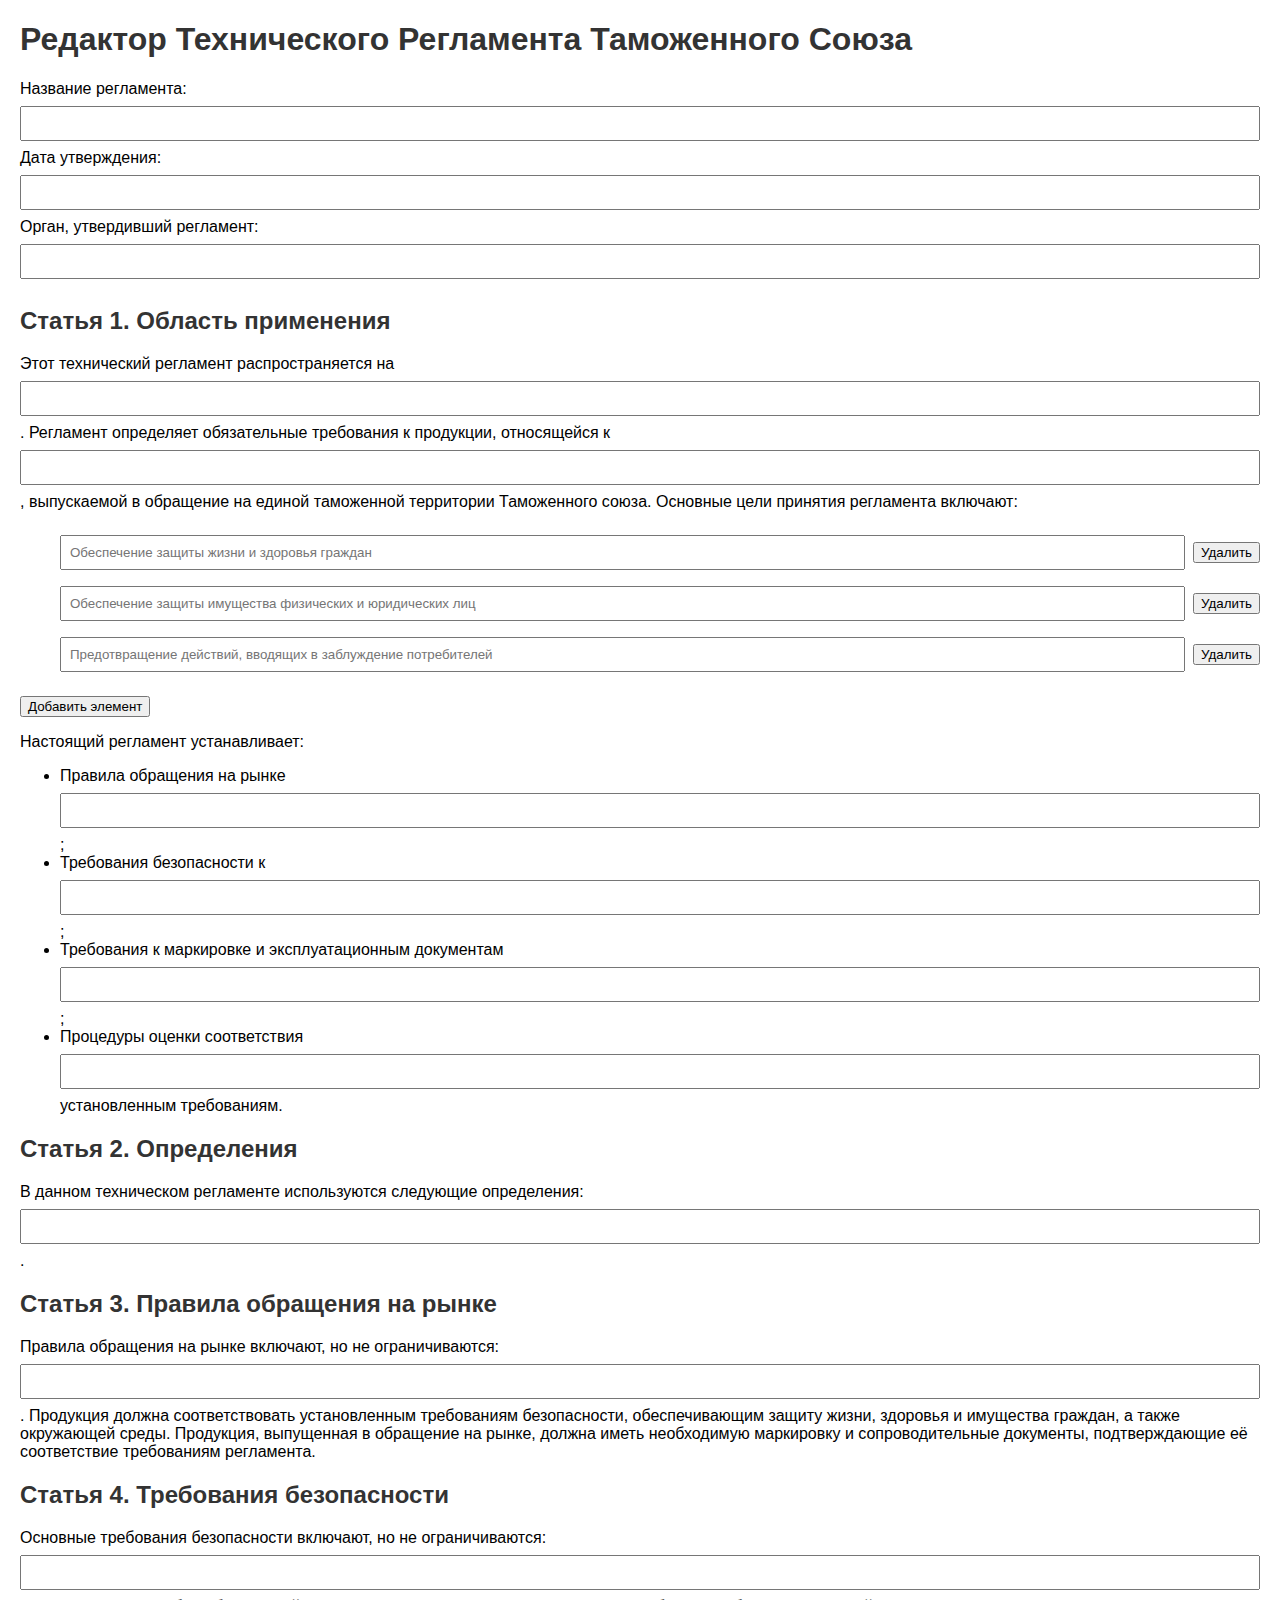
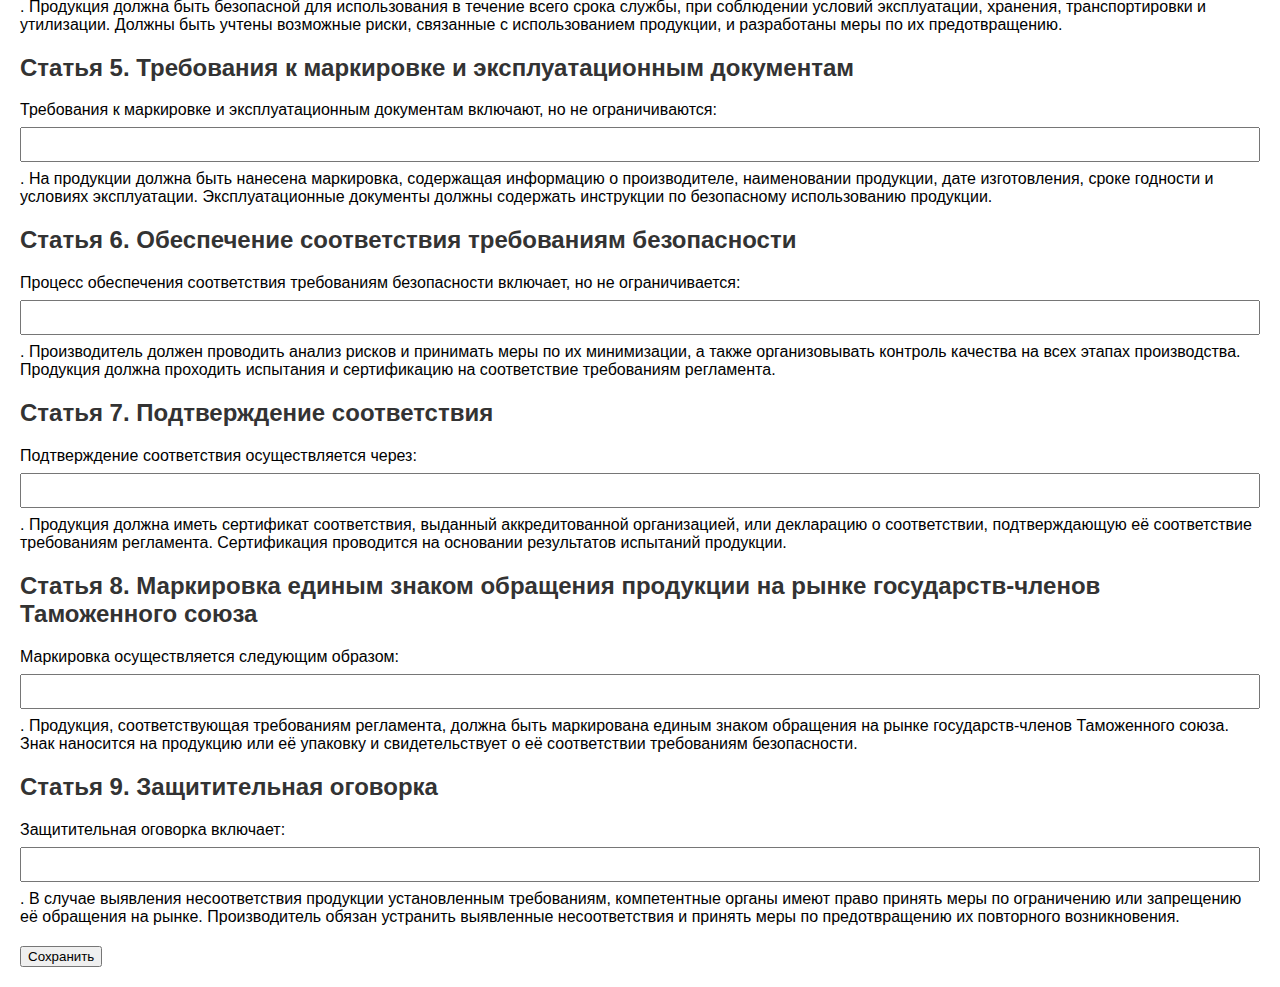
<file: treditor.html>
<!DOCTYPE html>
<html lang="ru">
  <head>
    <meta charset="UTF-8">
    <title>Редактор Технического Регламента Таможенного Союза</title>
    <style>
      body {
        font-family: Arial, sans-serif;
        margin: 20px;
      }

      h1,
      h2 {
        color: #333;
      }

      .input-field {
        width: 100%;
        padding: 8px;
        margin: 8px 0;
        box-sizing: border-box;
      }

      .list-item {
        display: flex;
        align-items: center;
      }

      .list-item input {
        flex: 1;
        padding: 8px;
        margin: 8px 0;
        box-sizing: border-box;
      }

      .list-item button {
        margin-left: 8px;
      }

      .section {
        margin-bottom: 20px;
      }
    </style>
  </head>
  <body>
    <h1>Редактор Технического Регламента Таможенного Союза</h1>
    <form id="techRegForm">
      <div class="section">
        <label for="title">Название регламента:</label>
        <br>
        <input type="text" id="title" name="title" class="input-field">
        <br>
        <label for="approvalDate">Дата утверждения:</label>
        <br>
        <input type="text" id="approvalDate" name="approvalDate" class="input-field">
        <br>
        <label for="approvingBody">Орган, утвердивший регламент:</label>
        <br>
        <input type="text" id="approvingBody" name="approvingBody" class="input-field">
        <br>
      </div>
      <div class="section">
        <h2>Статья 1. Область применения</h2>
        <p>Этот технический регламент распространяется на <input type="text" id="scope" name="scope" class="input-field">. Регламент определяет обязательные требования к продукции, относящейся к <input type="text" id="productType" name="productType" class="input-field">, выпускаемой в обращение на единой таможенной территории Таможенного союза. Основные цели принятия регламента включают: </p>
        <ul id="objectivesList">
          <li class="list-item">
            <input type="text" name="objectives[]" class="input-field" placeholder="Обеспечение защиты жизни и здоровья граждан">
            <button type="button" onclick="removeItem(this)">Удалить</button>
          </li>
          <li class="list-item">
            <input type="text" name="objectives[]" class="input-field" placeholder="Обеспечение защиты имущества физических и юридических лиц">
            <button type="button" onclick="removeItem(this)">Удалить</button>
          </li>
          <li class="list-item">
            <input type="text" name="objectives[]" class="input-field" placeholder="Предотвращение действий, вводящих в заблуждение потребителей">
            <button type="button" onclick="removeItem(this)">Удалить</button>
          </li>
        </ul>
        <button type="button" onclick="addItem()">Добавить элемент</button>
        <p>Настоящий регламент устанавливает:</p>
        <ul>
          <li>Правила обращения на рынке <input type="text" id="marketType" name="marketType" class="input-field">; </li>
          <li>Требования безопасности к <input type="text" id="safetyObject" name="safetyObject" class="input-field">; </li>
          <li>Требования к маркировке и эксплуатационным документам <input type="text" id="markingObject" name="markingObject" class="input-field">; </li>
          <li>Процедуры оценки соответствия <input type="text" id="conformityObject" name="conformityObject" class="input-field"> установленным требованиям. </li>
        </ul>
      </div>
      <div class="section">
        <h2>Статья 2. Определения</h2>
        <p>В данном техническом регламенте используются следующие определения: <input type="text" id="definitions" name="definitions" class="input-field">. </p>
      </div>
      <div class="section">
        <h2>Статья 3. Правила обращения на рынке</h2>
        <p>Правила обращения на рынке включают, но не ограничиваются: <input type="text" id="marketRules" name="marketRules" class="input-field">. Продукция должна соответствовать установленным требованиям безопасности, обеспечивающим защиту жизни, здоровья и имущества граждан, а также окружающей среды. Продукция, выпущенная в обращение на рынке, должна иметь необходимую маркировку и сопроводительные документы, подтверждающие её соответствие требованиям регламента. </p>
      </div>
      <div class="section">
        <h2>Статья 4. Требования безопасности</h2>
        <p>Основные требования безопасности включают, но не ограничиваются: <input type="text" id="safetyRequirements" name="safetyRequirements" class="input-field">. Продукция должна быть безопасной для использования в течение всего срока службы, при соблюдении условий эксплуатации, хранения, транспортировки и утилизации. Должны быть учтены возможные риски, связанные с использованием продукции, и разработаны меры по их предотвращению. </p>
      </div>
      <div class="section">
        <h2>Статья 5. Требования к маркировке и эксплуатационным документам</h2>
        <p>Требования к маркировке и эксплуатационным документам включают, но не ограничиваются: <input type="text" id="markingRequirements" name="markingRequirements" class="input-field">. На продукции должна быть нанесена маркировка, содержащая информацию о производителе, наименовании продукции, дате изготовления, сроке годности и условиях эксплуатации. Эксплуатационные документы должны содержать инструкции по безопасному использованию продукции. </p>
      </div>
      <div class="section">
        <h2>Статья 6. Обеспечение соответствия требованиям безопасности</h2>
        <p>Процесс обеспечения соответствия требованиям безопасности включает, но не ограничивается: <input type="text" id="safetyCompliance" name="safetyCompliance" class="input-field">. Производитель должен проводить анализ рисков и принимать меры по их минимизации, а также организовывать контроль качества на всех этапах производства. Продукция должна проходить испытания и сертификацию на соответствие требованиям регламента. </p>
      </div>
      <div class="section">
        <h2>Статья 7. Подтверждение соответствия</h2>
        <p>Подтверждение соответствия осуществляется через: <input type="text" id="conformityConfirmation" name="conformityConfirmation" class="input-field">. Продукция должна иметь сертификат соответствия, выданный аккредитованной организацией, или декларацию о соответствии, подтверждающую её соответствие требованиям регламента. Сертификация проводится на основании результатов испытаний продукции. </p>
      </div>
      <div class="section">
        <h2>Статья 8. Маркировка единым знаком обращения продукции на рынке государств-членов Таможенного союза</h2>
        <p>Маркировка осуществляется следующим образом: <input type="text" id="markingSign" name="markingSign" class="input-field">. Продукция, соответствующая требованиям регламента, должна быть маркирована единым знаком обращения на рынке государств-членов Таможенного союза. Знак наносится на продукцию или её упаковку и свидетельствует о её соответствии требованиям безопасности. </p>
      </div>
      <div class="section">
        <h2>Статья 9. Защитительная оговорка</h2>
        <p>Защитительная оговорка включает: <input type="text" id="safeguardClause" name="safeguardClause" class="input-field">. В случае выявления несоответствия продукции установленным требованиям, компетентные органы имеют право принять меры по ограничению или запрещению её обращения на рынке. Производитель обязан устранить выявленные несоответствия и принять меры по предотвращению их повторного возникновения. </p>
      </div>
      <button type="submit">Сохранить</button>
    </form>
    <script>
      function addItem() {
        const list = document.getElementById('objectivesList');
        const newItem = document.createElement('li');
        newItem.className = 'list-item';
        newItem.innerHTML = `
                                                                                                                                                                                                                                                                                                                                                                                                                                                                                                                                                                                                                                                                                                                                                                                                                                                                                                                                                                                                                                                                                                                                                                                                                                                                                                                                                                                                                                                                                                                                                                                                                                                                                                                                                                                                                
																														<input type="text" name="objectives[]" class="input-field" placeholder="Новая цель">
																															<button type="button" onclick="removeItem(this)">Удалить</button>
                                                                                                                                                                                                                                                                                                                                                                                                                                                                                                                                                                                                                                                                                                                                                                                                                                                                                                                                                                                                                                                                                                                                                                                                                                                                                                                                                                                                                                                                                                                                                                                                                                                                                                                                                                                                                                            `;
        list.appendChild(newItem);
      }

      function removeItem(button) {
        button.parentElement.remove();
      }
      document.getElementById('techRegForm').addEventListener('submit', function(event) {
        event.preventDefault();
        const formData = new FormData(event.target);
        const data = Object.fromEntries(formData.entries());
        console.log(data);
        alert('Форма отправлена, откройте консоль для просмотра данных.');
      });
    </script>
  </body>
</html>
</file>
<file: test/styles.css>
/* General Styles */
body {
    font-family: Arial, sans-serif;
    margin: 0;
    padding: 0;
    background-color: #f4f4f4;
  }
  
  .container {
    margin: 20px auto;
    padding: 20px;
    background: white;
    border-radius: 8px;
    box-shadow: 0 4px 8px rgba(0, 0, 0, 0.1);
    max-width: 1000px;
  }
  
  h1 {
    text-align: center;
  }
  
  /* Controls */
  .controls {
    display: flex;
    justify-content: space-between;
    margin-bottom: 15px;
    flex-wrap: wrap;
  }
  
  .controls label {
    margin-bottom: 10px;
  }
  
  #columnToggles button {
    margin: 0 5px;
  }
  
  /* Table Styles */
  table {
    width: 100%;
    border-collapse: collapse;
  }
  
  th, td {
    border: 1px solid #ddd;
    padding: 10px;
    text-align: center;
  }
  
  th {
    background-color: #007BFF;
    color: white;
    cursor: pointer;
  }
  
  th:hover {
    background-color: #0056b3;
  }
  
  tr:nth-child(even) {
    background-color: #f2f2f2;
  }
  
  /* Pagination */
  .pagination {
    display: flex;
    justify-content: space-between;
    align-items: center;
    margin-top: 15px;
  }
  
  button {
    padding: 8px 12px;
    background-color: #007BFF;
    color: white;
    border: none;
    border-radius: 4px;
    cursor: pointer;
  }
  
  button:hover {
    background-color: #0056b3;
  }
  
  button:disabled {
    background-color: #ccc;
    cursor: not-allowed;
  }
</file>
<file: css/fonts-tildasans.css>
@font-face {
  font-family: 'TildaSans';
  font-style: normal;
  font-weight: 250 1000;
  src: url('https://static.tildacdn.com/fonts/tildasans/TildaSans-VF.woff2') format('woff2-variations'),
       url('https://static.tildacdn.com/fonts/tildasans/TildaSans-VF.woff') format('woff-variations');     
}
@font-face {
  font-family: 'TildaSans';
  font-style: normal;
  font-weight: 300;
  src: url('https://static.tildacdn.com/fonts/tildasans/TildaSans-Light.eot');
  src: url('https://static.tildacdn.com/fonts/tildasans/TildaSans-Light.eot?#iefix') format('embedded-opentype'),
       url('https://static.tildacdn.com/fonts/tildasans/TildaSans-VF.woff2') format('woff2-variations'),
       url('https://static.tildacdn.com/fonts/tildasans/TildaSans-VF.woff') format('woff-variations'),
       url('https://static.tildacdn.com/fonts/tildasans/TildaSans-Light.woff2') format('woff2'),
       url('https://static.tildacdn.com/fonts/tildasans/TildaSans-Light.woff') format('woff');
}
@font-face {
  font-family: 'TildaSans';
  font-style: normal;
  font-weight: 400;
  src: url('https://static.tildacdn.com/fonts/tildasans/TildaSans-Regular.eot');
  src: url('https://static.tildacdn.com/fonts/tildasans/TildaSans-Regular.eot?#iefix') format('embedded-opentype'),
       url('https://static.tildacdn.com/fonts/tildasans/TildaSans-VF.woff2') format('woff2-variations'),
       url('https://static.tildacdn.com/fonts/tildasans/TildaSans-VF.woff') format('woff-variations'),  
       url('https://static.tildacdn.com/fonts/tildasans/TildaSans-Regular.woff2') format('woff2'),
       url('https://static.tildacdn.com/fonts/tildasans/TildaSans-Regular.woff') format('woff');
}
@font-face {
  font-family: 'TildaSans';
  font-style: normal;
  font-weight: 500;
  src: url('https://static.tildacdn.com/fonts/tildasans/TildaSans-Medium.eot');
  src: url('https://static.tildacdn.com/fonts/tildasans/TildaSans-Medium.eot?#iefix') format('embedded-opentype'),
       url('https://static.tildacdn.com/fonts/tildasans/TildaSans-VF.woff2') format('woff2-variations'),
       url('https://static.tildacdn.com/fonts/tildasans/TildaSans-VF.woff') format('woff-variations'),  
       url('https://static.tildacdn.com/fonts/tildasans/TildaSans-Medium.woff2') format('woff2'),
       url('https://static.tildacdn.com/fonts/tildasans/TildaSans-Medium.woff') format('woff');
}
@font-face {
  font-family: 'TildaSans';
  font-style: normal;
  font-weight: 600;
  src: url('https://static.tildacdn.com/fonts/tildasans/TildaSans-Semibold.eot');
  src: url('https://static.tildacdn.com/fonts/tildasans/TildaSans-Semibold.eot?#iefix') format('embedded-opentype'),
       url('https://static.tildacdn.com/fonts/tildasans/TildaSans-VF.woff2') format('woff2-variations'),
       url('https://static.tildacdn.com/fonts/tildasans/TildaSans-VF.woff') format('woff-variations'),  
       url('https://static.tildacdn.com/fonts/tildasans/TildaSans-Semibold.woff2') format('woff2'),
       url('https://static.tildacdn.com/fonts/tildasans/TildaSans-Semibold.woff') format('woff');
}
@font-face {
  font-family: 'TildaSans';
  font-style: normal;
  font-weight: 700;
  src: url('https://static.tildacdn.com/fonts/tildasans/TildaSans-Bold.eot');
  src: url('https://static.tildacdn.com/fonts/tildasans/TildaSans-Bold.eot?#iefix') format('embedded-opentype'),
       url('https://static.tildacdn.com/fonts/tildasans/TildaSans-VF.woff2') format('woff2-variations'),
       url('https://static.tildacdn.com/fonts/tildasans/TildaSans-VF.woff') format('woff-variations'),  
       url('https://static.tildacdn.com/fonts/tildasans/TildaSans-Bold.woff2') format('woff2'),
       url('https://static.tildacdn.com/fonts/tildasans/TildaSans-Bold.woff') format('woff');
}
@font-face {
  font-family: 'TildaSans';
  font-style: normal;
  font-weight: 800;
  src: url('https://static.tildacdn.com/fonts/tildasans/TildaSans-Extrabold.eot');
  src: url('https://static.tildacdn.com/fonts/tildasans/TildaSans-Extrabold.eot?#iefix') format('embedded-opentype'),
       url('https://static.tildacdn.com/fonts/tildasans/TildaSans-VF.woff2') format('woff2-variations'),
       url('https://static.tildacdn.com/fonts/tildasans/TildaSans-VF.woff') format('woff-variations'),  
       url('https://static.tildacdn.com/fonts/tildasans/TildaSans-Extrabold.woff2') format('woff2'),
       url('https://static.tildacdn.com/fonts/tildasans/TildaSans-Extrabold.woff') format('woff');
}
@font-face {
  font-family: 'TildaSans';
  font-style: normal;
  font-weight: 900;
  src: url('https://static.tildacdn.com/fonts/tildasans/TildaSans-Black.eot');
  src: url('https://static.tildacdn.com/fonts/tildasans/TildaSans-Black.eot?#iefix') format('embedded-opentype'),
       url('https://static.tildacdn.com/fonts/tildasans/TildaSans-VF.woff2') format('woff2-variations'),
       url('https://static.tildacdn.com/fonts/tildasans/TildaSans-VF.woff') format('woff-variations'),  
       url('https://static.tildacdn.com/fonts/tildasans/TildaSans-Black.woff2') format('woff2'),
       url('https://static.tildacdn.com/fonts/tildasans/TildaSans-Black.woff') format('woff');
}
</file>
<file: css/tilda-grid-3.0.min.css>
*,*:before,*:after{-webkit-box-sizing:content-box;-moz-box-sizing:content-box;box-sizing:content-box}div,span,h1,h2,h3,h4,h5,h6,p,blockquote,pre,a,code,img,b,u,i,center,table,tr,th,td,video{margin:0;padding:0;border:0}sup{line-height:0;font-size:smaller;vertical-align:super}sub{line-height:0;font-size:smaller;vertical-align:sub}.t-clear{clear:both}.t-row{margin:0}.t-container{margin-left:auto;margin-right:auto;width:100%;max-width:1200px;padding:0}.t-container.flexx{display:-webkit-box;display:-moz-box;display:-ms-flexbox;display:-webkit-flex;display:flex}.t-container_flex{display:-webkit-box;display:-moz-box;display:-ms-flexbox;display:-webkit-flex;display:flex}.t-container_100{width:100%;padding:0}.t-container_10{margin-left:auto;margin-right:auto;width:100%;max-width:1000px;padding:0}.t-container_8{margin-left:auto;margin-right:auto;width:100%;max-width:800px;padding:0}.t-container:before,.t-container:after,.t-container_10:before,.t-container_10:after,.t-container_8:before,.t-container_8:after,.t-container_100:before,.t-container_100:after{display:table;content:" ";width:0}.t-container:after,.t-container_10:after,.t-container_8:after,.t-container_100:after{clear:both}.t-col{display:inline;float:left;margin-left:20px;margin-right:20px;width:100%}.t-col.flexx{align-items:stretch;height:inherit;margin-top:auto;margin-bottom:auto}.t-col_flex{align-items:stretch;height:inherit;margin-top:auto;margin-bottom:auto}.t-col_1{max-width:60px}.t-col_2{max-width:160px}.t-col_3{max-width:260px}.t-col_4{max-width:360px}.t-col_5{max-width:460px}.t-col_6{max-width:560px}.t-col_7{max-width:660px}.t-col_8{max-width:760px}.t-col_9{max-width:860px}.t-col_10{max-width:960px}.t-col_11{max-width:1060px}.t-col_12{max-width:1160px}.t-col_100{max-width:100vw}.t-prefix_1{padding-left:100px}.t-prefix_2{padding-left:200px}.t-prefix_3{padding-left:300px}.t-prefix_4{padding-left:400px}.t-prefix_5{padding-left:500px}.t-prefix_6{padding-left:600px}.t-prefix_7{padding-left:700px}.t-prefix_8{padding-left:800px}.t-prefix_9{padding-left:900px}.t-prefix_10{padding-left:1000px}.t-prefix_11{padding-left:1100px}.t-prefix_12{padding-left:1200px}.t-width{width:100%}.t-width_1{max-width:60px}.t-width_2{max-width:160px}.t-width_3{max-width:260px}.t-width_4{max-width:360px}.t-width_5{max-width:460px}.t-width_6{max-width:560px}.t-width_7{max-width:660px}.t-width_8{max-width:760px}.t-width_9{max-width:860px}.t-width_10{max-width:960px}.t-width_11{max-width:1060px}.t-width_12{max-width:1160px}.t-width_100{max-width:100%}.t-cell{display:table-cell;vertical-align:middle;height:100%;margin-left:0;margin-right:0}.t-cell_25{width:25vw}.t-cell_33{width:33.3333333vw}.t-cell_50{width:50vw}.t-cell_100{width:100vw}@media screen and (max-width:1200px){.t-container{max-width:960px;padding:0}.t-container_10{max-width:780px}.t-container_8{max-width:640px}.t-col{display:inline;float:left;margin-left:10px;margin-right:10px;width:100%}.t-col_1{max-width:60px}.t-col_2{max-width:140px}.t-col_3{max-width:220px}.t-col_4{max-width:300px}.t-col_5{max-width:380px}.t-col_6{max-width:460px}.t-col_7{max-width:540px}.t-col_8{max-width:620px}.t-col_9{max-width:700px}.t-col_10{max-width:780px}.t-col_11{max-width:860px}.t-col_12{max-width:940px}.t-prefix_1{padding-left:80px}.t-prefix_2{padding-left:160px}.t-prefix_3{padding-left:240px}.t-prefix_4{padding-left:320px}.t-prefix_5{padding-left:400px}.t-prefix_6{padding-left:480px}.t-prefix_7{padding-left:560px}.t-prefix_8{padding-left:640px}.t-prefix_9{padding-left:720px}.t-prefix_10{padding-left:800px}.t-prefix_11{padding-left:880px}.t-prefix_12{padding-left:960px}.t-width_1{max-width:60px}.t-width_2{max-width:140px}.t-width_3{max-width:220px}.t-width_4{max-width:300px}.t-width_5{max-width:380px}.t-width_6{max-width:460px}.t-width_7{max-width:540px}.t-width_8{max-width:620px}.t-width_9{max-width:700px}.t-width_10{max-width:780px}.t-width_11{max-width:860px}.t-width_12{max-width:940px}.t-width_100{max-width:100%}}@media screen and (max-width:960px){.t-container{max-width:640px}.t-container.flexx{display:block}.t-container_flex{display:block}.t-col{display:block;float:none;padding-left:20px;padding-right:20px;margin:0;width:100%;max-width:100%;box-sizing:border-box}.t-col_1,.t-col_2,.t-col_3,.t-col_4,.t-col_5,.t-col_6,.t-col_7,.t-col_8,.t-col_9,.t-col_10,.t-col_11,.t-col_12{width:100%;max-width:100%}.t-prefix_1,.t-prefix_2,.t-prefix_3,.t-prefix_4,.t-prefix_5,.t-prefix_6,.t-prefix_7,.t-prefix_8,.t-prefix_9,.t-prefix_10,.t-prefix_11,.t-prefix_12{padding-left:none}}
</file>
<file: css/tilda-blocks-page136393383.min.css>
.csssize{height:3145px}#allrecords .r,body{--t-headline-font:'TildaSans',Arial,sans-serif;--t-text-font:'TildaSans',Arial,sans-serif}.t-body{margin:0px}#allrecords,body{background-color:none}#allrecords{-webkit-font-smoothing:antialiased}#allrecords a{color:#ff8562;text-decoration:none}#allrecords a,#allrecords button,#allrecords .t-radio,#allrecords .t-checkbox,#allrecords .t-img-select{outline:none}#allrecords a:focus-visible,#allrecords button:focus-visible,#allrecords .t-focusable,#allrecords .t-focusable .t-btn,#allrecords .t-focusable .t-btntext,#allrecords .t-img-select:focus-visible+.t-img-select__indicator,#allrecords .t-img-select:focus-visible+.t-img-select__indicator:after,#allrecords .t-radio:focus-visible+.t-radio__indicator,#allrecords .t-checkbox:focus-visible+.t-checkbox__indicator{outline-color:#2015FF;outline-offset:4px;outline-style:auto}#allrecords .t-descr a:focus-visible,#allrecords .t-sociallinks a:focus-visible,#allrecords .ya-share2__link:focus-visible{outline-offset:2px}#allrecords a[href^=tel]{color:inherit;text-decoration:none}#allrecords ol{padding-left:22px}#allrecords ul{padding-left:20px}#allrecords b,#allrecords strong{font-weight:700}@media print{body,html{min-width:1200px;max-width:1200px;padding:0;margin:0 auto;border:none}}.t-records{-webkit-font_smoothing:antialiased;background-color:none}.t-records a{color:#ff8562;text-decoration:none}.t-records a[href^=tel]{color:inherit;text-decoration:none}.t-records ol{padding-left:22px;margin-top:0px;margin-bottom:10px}.t-records ul{padding-left:20px;margin-top:0px;margin-bottom:10px}.t-mbfix{opacity:.01;-webkit-transform:translateX(0px);-ms-transform:translateX(0px);transform:translateX(0px);position:fixed;width:100%;height:500px;background-color:white;top:0px;left:0px;z-index:10000;-webkit-transition:all 0.1s ease;transition:all 0.1s ease}.t-mbfix_hide{-webkit-transform:translateX(3000px);-ms-transform:translateX(3000px);transform:translateX(3000px)}img:not([src]){visibility:hidden}.t-body_scroll-locked{position:fixed;left:0;width:100%;height:100%;overflow:hidden}.r_anim{-webkit-transition:opacity 0.5s;transition:opacity 0.5s}.r_hidden{opacity:0}.r_showed{opacity:1}@media screen and (max-width:1024px){a:active,button:active{-webkit-tap-highlight-color:rgba(255,255,255,.1)}}.t-text{font-family:'TildaSans',Arial,sans-serif;font-weight:300;color:#000000}@media screen and (max-width:640px){}.t396{-webkit-text-size-adjust:100%}.t396__iframe{z-index:10000;background-color:#fff;width:100vw;height:100vh;position:fixed;top:0;left:0;border:0}html body.t396__body_overflow_hidden{overflow:hidden!important}.t396__display_none{display:none}.t396__artboard{position:relative;width:100%;height:100vh;overflow:hidden}.t396__artboard .t396__artboard_scale{overflow:visible}.t396__artboard.t396__artboard_scale .t396__elem[data-elem-type='text'] .tn-atom{word-break:normal;-moz-osx-font-smoothing:grayscale}.t396__artboard_scale .t396__carrier,.t396__artboard_scale .t396__filter{transform-origin:top left}.tn-atom__scale-wrapper{width:inherit;height:inherit}.t396__elem .tn-atom__scale-wrapper .tn-atom{width:inherit;height:inherit!important;box-sizing:border-box}.t396__artboard.rendering .tn-elem{visibility:hidden}.t396__artboard.rendered .tn-elem{visibility:visible}.t396__carrier{position:absolute;left:0;top:0;z-index:0;width:100%;height:100vh;-moz-transform:unset}.t396__filter{position:absolute;left:0;top:0;z-index:1;width:100%;height:100vh}.t396__elem{position:absolute;box-sizing:border-box;display:table}.t396 .tn-atom{display:table-cell;vertical-align:middle;width:100%;-webkit-text-size-adjust:100%;-moz-text-size-adjust:100%;-ms-text-size-adjust:100%}@media screen and (max-width:959px){.t396_safari .t396__artboard_scale .tn-atom{-webkit-text-size-adjust:auto;-moz-text-size-adjust:auto;-ms-text-size-adjust:auto}}.t396 .tn-atom ul,.t396 .tn-atom ol{margin-bottom:0}.t396 a.tn-atom{text-decoration:none}.t396 .tn-atom__img{width:100%;display:block}.t396 .tn-atom__html{vertical-align:top}.t396 .tn-atom__pin{border-radius:1000px;border-style:solid}.t396 .tn-atom__pin_onclick{cursor:pointer}.t396 .tn-atom__tip,.t396__tooltip-portal .tn-atom__tip{position:absolute;box-sizing:border-box;width:300px;max-width:90vw;padding:15px;display:none}.t396 .tn-atom__pin:hover .tn-atom__tip{display:none}.t396 .tn-atom__tip-img,.t396__tooltip-portal .tn-atom__tip-img{width:100%;display:block;margin-bottom:10px}.t396 .tn-atom__tip[data-tip-pos='top']{bottom:100%;margin-bottom:15px;left:50%;transform:translateX(-50%)}.t396 .tn-atom__tip[data-tip-pos='bottom']{top:100%;margin-top:15px;left:50%;transform:translateX(-50%)}.t396 .tn-atom__tip[data-tip-pos='left']{right:100%;margin-right:15px;top:50%;transform:translateY(-50%)}.t396 .tn-atom__tip[data-tip-pos='right']{left:100%;margin-left:15px;top:50%;transform:translateY(-50%)}.t396__ui{position:absolute;top:16px;left:196px;background-color:#fa876b;color:#000!important;height:30px;line-height:30px;width:100px;z-index:1000;text-align:center;border-radius:3px;display:none;font-size:14px}.t396__artboard.t396__artboard-fixed-active{transform:none!important;opacity:1!important}.t396__artboard-fixed-no-bg,.t396__artboard-fixed-innactive,.t396__artboard-fixed-innactive .t396__group,.t396__artboard-fixed-innactive .t396__elem,.t396__artboard-fixed-no-bg.t396__artboard-fixed-innactive .t396__group,.t396__artboard-fixed-no-bg.t396__artboard-fixed-innactive .t396__elem{pointer-events:none}.t396__artboard-fixed-no-bg .t396__group,.t396__artboard-fixed-no-bg .t396__elem{pointer-events:auto}.t396__elem-flex{position:relative!important;left:initial!important;top:initial!important;height:-webkit-fit-content;height:-moz-fit-content;height:fit-content;-ms-flex-negative:0;flex-shrink:0}.t396__artboard-flex>.t396__elem:not(.tn-elem__absolute),.t396__artboard-flex>.t396__group:not(.tn-group__absolute){position:relative!important;left:initial!important;top:initial!important;height:-webkit-fit-content;height:-moz-fit-content;height:fit-content;-ms-flex-negative:0;flex-shrink:0}.t396 .tn-atom__button-content{display:flex;flex-direction:row;align-items:center;justify-content:center;flex:0 1 auto;min-width:0}.t396 .tn-atom__button-text{flex:1 1 0;text-overflow:ellipsis}.t396 .tn-atom__button-icon{flex:0 0 auto}.t396 .tn-atom__button-icon::before{position:absolute;top:0;left:0;display:block;width:100%;height:100%;background-image:var(--icon,none);background-position:center;background-size:contain;background-repeat:no-repeat;content:'';transition:opacity 0.2s cubic-bezier(.25,1,.5,1),visibility 0.2s cubic-bezier(.25,1,.5,1),color 0s ease-in-out}.t396 .tn-atom__button-icon::after{position:absolute;opacity:0;visibility:hidden;top:0;left:0;display:block;width:100%;height:100%;background-image:var(--icon-hover,none);background-position:center;background-size:contain;background-repeat:no-repeat;content:'';transition:opacity 0.2s cubic-bezier(.45,0,.55,1),visibility 0.2s cubic-bezier(.45,0,.55,1),color 0s ease-in-out}@media (hover){.t396 .tn-atom:hover .tn-atom__button-icon:not(.tn-atom__button-icon-no-hover)::after{opacity:1;visibility:visible}.t396 .tn-atom:hover .tn-atom__button-icon:not(.tn-atom__button-icon-no-hover)::before{opacity:0;visibility:hidden;transition-timing-function:cubic-bezier(.5,0,.75,0)}.t396 .tn-atom:hover .tn-atom__button-icon.hidden{display:block}.t396 .tn-atom:hover .tn-atom__button-icon.tn-atom__button-icon-no-default{display:block}}.t396 .tn-atom__button-icon-no-default{display:none;animation:button-icon-fade-in 0.3s ease forwards}@keyframes button-icon-fade-in{from{opacity:0}to{opacity:1}}.t396 .tn-atom__button-icon-arrow-default::before{-webkit-mask-image:var(--icon,none);mask-image:var(--icon,none);-webkit-mask-position:center;mask-position:center;-webkit-mask-size:contain;mask-size:contain;-webkit-mask-repeat:no-repeat;mask-repeat:no-repeat;background-color:currentcolor;background-image:none}.t396 .tn-atom__button-icon-arrow-hover::after{-webkit-mask-image:var(--icon-hover,none);mask-image:var(--icon-hover,none);-webkit-mask-position:center;mask-position:center;-webkit-mask-size:contain;mask-size:contain;-webkit-mask-repeat:no-repeat;mask-repeat:no-repeat;background-color:currentcolor;background-image:none}.t396 .tn-elem[data-elem-type='button']{display:block}.t396 .tn-elem[data-elem-type='button'] .tn-atom{display:flex;box-sizing:border-box;width:100%;height:100%;flex-direction:row;justify-content:center;align-items:center;overflow:hidden}.t396 .tn-elem[data-elem-type='button'] .tn-atom::after{content:'';display:block;position:absolute;width:100%;height:100%;left:0;top:0;pointer-events:none;opacity:0;z-index:-1}.t396 .tn-atom__button-border{position:absolute;inset:0;z-index:1;border-radius:inherit;transition-duration:inherit;transition-timing-function:inherit;pointer-events:none}.t396 .tn-atom__button-border::before,.t396 .tn-atom__button-border::after{-webkit-backface-visibility:hidden;position:absolute;inset:0;content:'';border-radius:inherit;z-index:1}.t396 .tn-atom__button-border::after{opacity:0;transition-property:opacity;transition-duration:inherit;transition-timing-function:inherit}@keyframes t-button-hover-animation{to{background-image:none;background-color:transparent}}
</file>
<file: css/tilda-animation-2.0.min.css>
.t396 .t-animate[data-animate-style=fadein],.t396 .t-animate[data-animate-style=fadeindown],.t396 .t-animate[data-animate-style=fadeinleft],.t396 .t-animate[data-animate-style=fadeinright],.t396 .t-animate[data-animate-style=fadeinup],.t396 .t-animate[data-animate-style=zoomin],.t396 .t-animate[data-animate-style=zoomout]{opacity:0}@media screen and (min-width:980px){.t-animate[data-animate-style=fadein],.t-animate[data-animate-style=fadeindown],.t-animate[data-animate-style=fadeinleft],.t-animate[data-animate-style=fadeinright],.t-animate[data-animate-style=fadeinup],.t-animate[data-animate-style=zoomin],.t-animate[data-animate-style=zoomout]{-webkit-backface-visibility:hidden;backface-visibility:hidden;opacity:0;transition-duration:1s;transition-property:opacity,-webkit-transform;transition-property:opacity,transform;transition-property:opacity,transform,-webkit-transform;transition-timing-function:cubic-bezier(.19,1,.22,1)}.t-title.t-animate{transition-duration:1.2s}.t-descr.t-animate,.t-subtitle.t-animate,.t-text.t-animate,.t-uptitle.t-animate{transition-duration:.7s}.t-item.t-animate{transition-duration:.5s}.t-animate_started[data-animate-style=fadein]{opacity:1}.t-animate[data-animate-style=fadeinup]{-webkit-transform:translateY(100px);transform:translateY(100px)}.t-animate_started[data-animate-style=fadeinup]{opacity:1;-webkit-transform:none;transform:none}.t-animate[data-animate-style=fadeindown]{-webkit-transform:translateY(-100px);transform:translateY(-100px)}.t-animate_started[data-animate-style=fadeindown]{opacity:1;-webkit-transform:none;transform:none}.t-animate[data-animate-style=fadeinleft]{-webkit-transform:translate(100px);transform:translate(100px)}.t-animate_started[data-animate-style=fadeinleft]{opacity:1;-webkit-transform:none;transform:none}.t-animate[data-animate-style=fadeinright]{-webkit-transform:translate(-100px);transform:translate(-100px)}.t-animate_started[data-animate-style=fadeinright]{opacity:1;-webkit-transform:none;transform:none}.t-animate[data-animate-style=zoomin]{-webkit-transform:scale(.9);transform:scale(.9)}.t-animate_started[data-animate-style=zoomin]{opacity:1;-webkit-transform:scale(1);transform:scale(1)}.t-animate[data-animate-style=zoomout]{-webkit-transform:scale(1.2);transform:scale(1.2)}.t-animate_started[data-animate-style=zoomout]{opacity:1;-webkit-transform:scale(1);transform:scale(1)}.t-animate_started[data-animate-distance],.t-animate_started[data-animate-scale]{-webkit-transform:none!important;transform:none!important}}.t-animate-for-wrapper .t-animate:not(.t-animate_started){opacity:0!important;transition-duration:0s!important}.t-animate__overflow-x-hidden{overflow-x:hidden}
</file>
<file: css/tilda-blocks-page136393403.min.css>
.csssize{height:3145px}#allrecords .r,body{--t-headline-font:'TildaSans',Arial,sans-serif;--t-text-font:'TildaSans',Arial,sans-serif}.t-body{margin:0px}#allrecords,body{background-color:none}#allrecords{-webkit-font-smoothing:antialiased}#allrecords a{color:#ff8562;text-decoration:none}#allrecords a,#allrecords button,#allrecords .t-radio,#allrecords .t-checkbox,#allrecords .t-img-select{outline:none}#allrecords a:focus-visible,#allrecords button:focus-visible,#allrecords .t-focusable,#allrecords .t-focusable .t-btn,#allrecords .t-focusable .t-btntext,#allrecords .t-img-select:focus-visible+.t-img-select__indicator,#allrecords .t-img-select:focus-visible+.t-img-select__indicator:after,#allrecords .t-radio:focus-visible+.t-radio__indicator,#allrecords .t-checkbox:focus-visible+.t-checkbox__indicator{outline-color:#2015FF;outline-offset:4px;outline-style:auto}#allrecords .t-descr a:focus-visible,#allrecords .t-sociallinks a:focus-visible,#allrecords .ya-share2__link:focus-visible{outline-offset:2px}#allrecords a[href^=tel]{color:inherit;text-decoration:none}#allrecords ol{padding-left:22px}#allrecords ul{padding-left:20px}#allrecords b,#allrecords strong{font-weight:700}@media print{body,html{min-width:1200px;max-width:1200px;padding:0;margin:0 auto;border:none}}.t-records{-webkit-font_smoothing:antialiased;background-color:none}.t-records a{color:#ff8562;text-decoration:none}.t-records a[href^=tel]{color:inherit;text-decoration:none}.t-records ol{padding-left:22px;margin-top:0px;margin-bottom:10px}.t-records ul{padding-left:20px;margin-top:0px;margin-bottom:10px}.t-mbfix{opacity:.01;-webkit-transform:translateX(0px);-ms-transform:translateX(0px);transform:translateX(0px);position:fixed;width:100%;height:500px;background-color:white;top:0px;left:0px;z-index:10000;-webkit-transition:all 0.1s ease;transition:all 0.1s ease}.t-mbfix_hide{-webkit-transform:translateX(3000px);-ms-transform:translateX(3000px);transform:translateX(3000px)}img:not([src]){visibility:hidden}.t-body_scroll-locked{position:fixed;left:0;width:100%;height:100%;overflow:hidden}.r_anim{-webkit-transition:opacity 0.5s;transition:opacity 0.5s}.r_hidden{opacity:0}.r_showed{opacity:1}@media screen and (max-width:1024px){a:active,button:active{-webkit-tap-highlight-color:rgba(255,255,255,.1)}}.t-text{font-family:'TildaSans',Arial,sans-serif;font-weight:300;color:#000000}@media screen and (max-width:640px){}.t396{-webkit-text-size-adjust:100%}.t396__iframe{z-index:10000;background-color:#fff;width:100vw;height:100vh;position:fixed;top:0;left:0;border:0}html body.t396__body_overflow_hidden{overflow:hidden!important}.t396__display_none{display:none}.t396__artboard{position:relative;width:100%;height:100vh;overflow:hidden}.t396__artboard .t396__artboard_scale{overflow:visible}.t396__artboard.t396__artboard_scale .t396__elem[data-elem-type='text'] .tn-atom{word-break:normal;-moz-osx-font-smoothing:grayscale}.t396__artboard_scale .t396__carrier,.t396__artboard_scale .t396__filter{transform-origin:top left}.tn-atom__scale-wrapper{width:inherit;height:inherit}.t396__elem .tn-atom__scale-wrapper .tn-atom{width:inherit;height:inherit!important;box-sizing:border-box}.t396__artboard.rendering .tn-elem{visibility:hidden}.t396__artboard.rendered .tn-elem{visibility:visible}.t396__carrier{position:absolute;left:0;top:0;z-index:0;width:100%;height:100vh;-moz-transform:unset}.t396__filter{position:absolute;left:0;top:0;z-index:1;width:100%;height:100vh}.t396__elem{position:absolute;box-sizing:border-box;display:table}.t396 .tn-atom{display:table-cell;vertical-align:middle;width:100%;-webkit-text-size-adjust:100%;-moz-text-size-adjust:100%;-ms-text-size-adjust:100%}@media screen and (max-width:959px){.t396_safari .t396__artboard_scale .tn-atom{-webkit-text-size-adjust:auto;-moz-text-size-adjust:auto;-ms-text-size-adjust:auto}}.t396 .tn-atom ul,.t396 .tn-atom ol{margin-bottom:0}.t396 a.tn-atom{text-decoration:none}.t396 .tn-atom__img{width:100%;display:block}.t396 .tn-atom__html{vertical-align:top}.t396 .tn-atom__pin{border-radius:1000px;border-style:solid}.t396 .tn-atom__pin_onclick{cursor:pointer}.t396 .tn-atom__tip,.t396__tooltip-portal .tn-atom__tip{position:absolute;box-sizing:border-box;width:300px;max-width:90vw;padding:15px;display:none}.t396 .tn-atom__pin:hover .tn-atom__tip{display:none}.t396 .tn-atom__tip-img,.t396__tooltip-portal .tn-atom__tip-img{width:100%;display:block;margin-bottom:10px}.t396 .tn-atom__tip[data-tip-pos='top']{bottom:100%;margin-bottom:15px;left:50%;transform:translateX(-50%)}.t396 .tn-atom__tip[data-tip-pos='bottom']{top:100%;margin-top:15px;left:50%;transform:translateX(-50%)}.t396 .tn-atom__tip[data-tip-pos='left']{right:100%;margin-right:15px;top:50%;transform:translateY(-50%)}.t396 .tn-atom__tip[data-tip-pos='right']{left:100%;margin-left:15px;top:50%;transform:translateY(-50%)}.t396__ui{position:absolute;top:16px;left:196px;background-color:#fa876b;color:#000!important;height:30px;line-height:30px;width:100px;z-index:1000;text-align:center;border-radius:3px;display:none;font-size:14px}.t396__artboard.t396__artboard-fixed-active{transform:none!important;opacity:1!important}.t396__artboard-fixed-no-bg,.t396__artboard-fixed-innactive,.t396__artboard-fixed-innactive .t396__group,.t396__artboard-fixed-innactive .t396__elem,.t396__artboard-fixed-no-bg.t396__artboard-fixed-innactive .t396__group,.t396__artboard-fixed-no-bg.t396__artboard-fixed-innactive .t396__elem{pointer-events:none}.t396__artboard-fixed-no-bg .t396__group,.t396__artboard-fixed-no-bg .t396__elem{pointer-events:auto}.t396__elem-flex{position:relative!important;left:initial!important;top:initial!important;height:-webkit-fit-content;height:-moz-fit-content;height:fit-content;-ms-flex-negative:0;flex-shrink:0}.t396__artboard-flex>.t396__elem:not(.tn-elem__absolute),.t396__artboard-flex>.t396__group:not(.tn-group__absolute){position:relative!important;left:initial!important;top:initial!important;height:-webkit-fit-content;height:-moz-fit-content;height:fit-content;-ms-flex-negative:0;flex-shrink:0}.t396 .tn-atom__button-content{display:flex;flex-direction:row;align-items:center;justify-content:center;flex:0 1 auto;min-width:0}.t396 .tn-atom__button-text{flex:1 1 0;text-overflow:ellipsis}.t396 .tn-atom__button-icon{flex:0 0 auto}.t396 .tn-atom__button-icon::before{position:absolute;top:0;left:0;display:block;width:100%;height:100%;background-image:var(--icon,none);background-position:center;background-size:contain;background-repeat:no-repeat;content:'';transition:opacity 0.2s cubic-bezier(.25,1,.5,1),visibility 0.2s cubic-bezier(.25,1,.5,1),color 0s ease-in-out}.t396 .tn-atom__button-icon::after{position:absolute;opacity:0;visibility:hidden;top:0;left:0;display:block;width:100%;height:100%;background-image:var(--icon-hover,none);background-position:center;background-size:contain;background-repeat:no-repeat;content:'';transition:opacity 0.2s cubic-bezier(.45,0,.55,1),visibility 0.2s cubic-bezier(.45,0,.55,1),color 0s ease-in-out}@media (hover){.t396 .tn-atom:hover .tn-atom__button-icon:not(.tn-atom__button-icon-no-hover)::after{opacity:1;visibility:visible}.t396 .tn-atom:hover .tn-atom__button-icon:not(.tn-atom__button-icon-no-hover)::before{opacity:0;visibility:hidden;transition-timing-function:cubic-bezier(.5,0,.75,0)}.t396 .tn-atom:hover .tn-atom__button-icon.hidden{display:block}.t396 .tn-atom:hover .tn-atom__button-icon.tn-atom__button-icon-no-default{display:block}}.t396 .tn-atom__button-icon-no-default{display:none;animation:button-icon-fade-in 0.3s ease forwards}@keyframes button-icon-fade-in{from{opacity:0}to{opacity:1}}.t396 .tn-atom__button-icon-arrow-default::before{-webkit-mask-image:var(--icon,none);mask-image:var(--icon,none);-webkit-mask-position:center;mask-position:center;-webkit-mask-size:contain;mask-size:contain;-webkit-mask-repeat:no-repeat;mask-repeat:no-repeat;background-color:currentcolor;background-image:none}.t396 .tn-atom__button-icon-arrow-hover::after{-webkit-mask-image:var(--icon-hover,none);mask-image:var(--icon-hover,none);-webkit-mask-position:center;mask-position:center;-webkit-mask-size:contain;mask-size:contain;-webkit-mask-repeat:no-repeat;mask-repeat:no-repeat;background-color:currentcolor;background-image:none}.t396 .tn-elem[data-elem-type='button']{display:block}.t396 .tn-elem[data-elem-type='button'] .tn-atom{display:flex;box-sizing:border-box;width:100%;height:100%;flex-direction:row;justify-content:center;align-items:center;overflow:hidden}.t396 .tn-elem[data-elem-type='button'] .tn-atom::after{content:'';display:block;position:absolute;width:100%;height:100%;left:0;top:0;pointer-events:none;opacity:0;z-index:-1}.t396 .tn-atom__button-border{position:absolute;inset:0;z-index:1;border-radius:inherit;transition-duration:inherit;transition-timing-function:inherit;pointer-events:none}.t396 .tn-atom__button-border::before,.t396 .tn-atom__button-border::after{-webkit-backface-visibility:hidden;position:absolute;inset:0;content:'';border-radius:inherit;z-index:1}.t396 .tn-atom__button-border::after{opacity:0;transition-property:opacity;transition-duration:inherit;transition-timing-function:inherit}@keyframes t-button-hover-animation{to{background-image:none;background-color:transparent}}
</file>
<file: css/tilda-blocks-page136393413.min.css>
.csssize{height:3145px}#allrecords .r,body{--t-headline-font:'TildaSans',Arial,sans-serif;--t-text-font:'TildaSans',Arial,sans-serif}.t-body{margin:0px}#allrecords,body{background-color:none}#allrecords{-webkit-font-smoothing:antialiased}#allrecords a{color:#ff8562;text-decoration:none}#allrecords a,#allrecords button,#allrecords .t-radio,#allrecords .t-checkbox,#allrecords .t-img-select{outline:none}#allrecords a:focus-visible,#allrecords button:focus-visible,#allrecords .t-focusable,#allrecords .t-focusable .t-btn,#allrecords .t-focusable .t-btntext,#allrecords .t-img-select:focus-visible+.t-img-select__indicator,#allrecords .t-img-select:focus-visible+.t-img-select__indicator:after,#allrecords .t-radio:focus-visible+.t-radio__indicator,#allrecords .t-checkbox:focus-visible+.t-checkbox__indicator{outline-color:#2015FF;outline-offset:4px;outline-style:auto}#allrecords .t-descr a:focus-visible,#allrecords .t-sociallinks a:focus-visible,#allrecords .ya-share2__link:focus-visible{outline-offset:2px}#allrecords a[href^=tel]{color:inherit;text-decoration:none}#allrecords ol{padding-left:22px}#allrecords ul{padding-left:20px}#allrecords b,#allrecords strong{font-weight:700}@media print{body,html{min-width:1200px;max-width:1200px;padding:0;margin:0 auto;border:none}}.t-records{-webkit-font_smoothing:antialiased;background-color:none}.t-records a{color:#ff8562;text-decoration:none}.t-records a[href^=tel]{color:inherit;text-decoration:none}.t-records ol{padding-left:22px;margin-top:0px;margin-bottom:10px}.t-records ul{padding-left:20px;margin-top:0px;margin-bottom:10px}.t-mbfix{opacity:.01;-webkit-transform:translateX(0px);-ms-transform:translateX(0px);transform:translateX(0px);position:fixed;width:100%;height:500px;background-color:white;top:0px;left:0px;z-index:10000;-webkit-transition:all 0.1s ease;transition:all 0.1s ease}.t-mbfix_hide{-webkit-transform:translateX(3000px);-ms-transform:translateX(3000px);transform:translateX(3000px)}img:not([src]){visibility:hidden}.t-body_scroll-locked{position:fixed;left:0;width:100%;height:100%;overflow:hidden}.r_anim{-webkit-transition:opacity 0.5s;transition:opacity 0.5s}.r_hidden{opacity:0}.r_showed{opacity:1}@media screen and (max-width:1024px){a:active,button:active{-webkit-tap-highlight-color:rgba(255,255,255,.1)}}.t-text{font-family:'TildaSans',Arial,sans-serif;font-weight:300;color:#000000}@media screen and (max-width:640px){}.t396{-webkit-text-size-adjust:100%}.t396__iframe{z-index:10000;background-color:#fff;width:100vw;height:100vh;position:fixed;top:0;left:0;border:0}html body.t396__body_overflow_hidden{overflow:hidden!important}.t396__display_none{display:none}.t396__artboard{position:relative;width:100%;height:100vh;overflow:hidden}.t396__artboard .t396__artboard_scale{overflow:visible}.t396__artboard.t396__artboard_scale .t396__elem[data-elem-type='text'] .tn-atom{word-break:normal;-moz-osx-font-smoothing:grayscale}.t396__artboard_scale .t396__carrier,.t396__artboard_scale .t396__filter{transform-origin:top left}.tn-atom__scale-wrapper{width:inherit;height:inherit}.t396__elem .tn-atom__scale-wrapper .tn-atom{width:inherit;height:inherit!important;box-sizing:border-box}.t396__artboard.rendering .tn-elem{visibility:hidden}.t396__artboard.rendered .tn-elem{visibility:visible}.t396__carrier{position:absolute;left:0;top:0;z-index:0;width:100%;height:100vh;-moz-transform:unset}.t396__filter{position:absolute;left:0;top:0;z-index:1;width:100%;height:100vh}.t396__elem{position:absolute;box-sizing:border-box;display:table}.t396 .tn-atom{display:table-cell;vertical-align:middle;width:100%;-webkit-text-size-adjust:100%;-moz-text-size-adjust:100%;-ms-text-size-adjust:100%}@media screen and (max-width:959px){.t396_safari .t396__artboard_scale .tn-atom{-webkit-text-size-adjust:auto;-moz-text-size-adjust:auto;-ms-text-size-adjust:auto}}.t396 .tn-atom ul,.t396 .tn-atom ol{margin-bottom:0}.t396 a.tn-atom{text-decoration:none}.t396 .tn-atom__img{width:100%;display:block}.t396 .tn-atom__html{vertical-align:top}.t396 .tn-atom__pin{border-radius:1000px;border-style:solid}.t396 .tn-atom__pin_onclick{cursor:pointer}.t396 .tn-atom__tip,.t396__tooltip-portal .tn-atom__tip{position:absolute;box-sizing:border-box;width:300px;max-width:90vw;padding:15px;display:none}.t396 .tn-atom__pin:hover .tn-atom__tip{display:none}.t396 .tn-atom__tip-img,.t396__tooltip-portal .tn-atom__tip-img{width:100%;display:block;margin-bottom:10px}.t396 .tn-atom__tip[data-tip-pos='top']{bottom:100%;margin-bottom:15px;left:50%;transform:translateX(-50%)}.t396 .tn-atom__tip[data-tip-pos='bottom']{top:100%;margin-top:15px;left:50%;transform:translateX(-50%)}.t396 .tn-atom__tip[data-tip-pos='left']{right:100%;margin-right:15px;top:50%;transform:translateY(-50%)}.t396 .tn-atom__tip[data-tip-pos='right']{left:100%;margin-left:15px;top:50%;transform:translateY(-50%)}.t396__ui{position:absolute;top:16px;left:196px;background-color:#fa876b;color:#000!important;height:30px;line-height:30px;width:100px;z-index:1000;text-align:center;border-radius:3px;display:none;font-size:14px}.t396__artboard.t396__artboard-fixed-active{transform:none!important;opacity:1!important}.t396__artboard-fixed-no-bg,.t396__artboard-fixed-innactive,.t396__artboard-fixed-innactive .t396__group,.t396__artboard-fixed-innactive .t396__elem,.t396__artboard-fixed-no-bg.t396__artboard-fixed-innactive .t396__group,.t396__artboard-fixed-no-bg.t396__artboard-fixed-innactive .t396__elem{pointer-events:none}.t396__artboard-fixed-no-bg .t396__group,.t396__artboard-fixed-no-bg .t396__elem{pointer-events:auto}.t396__elem-flex{position:relative!important;left:initial!important;top:initial!important;height:-webkit-fit-content;height:-moz-fit-content;height:fit-content;-ms-flex-negative:0;flex-shrink:0}.t396__artboard-flex>.t396__elem:not(.tn-elem__absolute),.t396__artboard-flex>.t396__group:not(.tn-group__absolute){position:relative!important;left:initial!important;top:initial!important;height:-webkit-fit-content;height:-moz-fit-content;height:fit-content;-ms-flex-negative:0;flex-shrink:0}.t396 .tn-atom__button-content{display:flex;flex-direction:row;align-items:center;justify-content:center;flex:0 1 auto;min-width:0}.t396 .tn-atom__button-text{flex:1 1 0;text-overflow:ellipsis}.t396 .tn-atom__button-icon{flex:0 0 auto}.t396 .tn-atom__button-icon::before{position:absolute;top:0;left:0;display:block;width:100%;height:100%;background-image:var(--icon,none);background-position:center;background-size:contain;background-repeat:no-repeat;content:'';transition:opacity 0.2s cubic-bezier(.25,1,.5,1),visibility 0.2s cubic-bezier(.25,1,.5,1),color 0s ease-in-out}.t396 .tn-atom__button-icon::after{position:absolute;opacity:0;visibility:hidden;top:0;left:0;display:block;width:100%;height:100%;background-image:var(--icon-hover,none);background-position:center;background-size:contain;background-repeat:no-repeat;content:'';transition:opacity 0.2s cubic-bezier(.45,0,.55,1),visibility 0.2s cubic-bezier(.45,0,.55,1),color 0s ease-in-out}@media (hover){.t396 .tn-atom:hover .tn-atom__button-icon:not(.tn-atom__button-icon-no-hover)::after{opacity:1;visibility:visible}.t396 .tn-atom:hover .tn-atom__button-icon:not(.tn-atom__button-icon-no-hover)::before{opacity:0;visibility:hidden;transition-timing-function:cubic-bezier(.5,0,.75,0)}.t396 .tn-atom:hover .tn-atom__button-icon.hidden{display:block}.t396 .tn-atom:hover .tn-atom__button-icon.tn-atom__button-icon-no-default{display:block}}.t396 .tn-atom__button-icon-no-default{display:none;animation:button-icon-fade-in 0.3s ease forwards}@keyframes button-icon-fade-in{from{opacity:0}to{opacity:1}}.t396 .tn-atom__button-icon-arrow-default::before{-webkit-mask-image:var(--icon,none);mask-image:var(--icon,none);-webkit-mask-position:center;mask-position:center;-webkit-mask-size:contain;mask-size:contain;-webkit-mask-repeat:no-repeat;mask-repeat:no-repeat;background-color:currentcolor;background-image:none}.t396 .tn-atom__button-icon-arrow-hover::after{-webkit-mask-image:var(--icon-hover,none);mask-image:var(--icon-hover,none);-webkit-mask-position:center;mask-position:center;-webkit-mask-size:contain;mask-size:contain;-webkit-mask-repeat:no-repeat;mask-repeat:no-repeat;background-color:currentcolor;background-image:none}.t396 .tn-elem[data-elem-type='button']{display:block}.t396 .tn-elem[data-elem-type='button'] .tn-atom{display:flex;box-sizing:border-box;width:100%;height:100%;flex-direction:row;justify-content:center;align-items:center;overflow:hidden}.t396 .tn-elem[data-elem-type='button'] .tn-atom::after{content:'';display:block;position:absolute;width:100%;height:100%;left:0;top:0;pointer-events:none;opacity:0;z-index:-1}.t396 .tn-atom__button-border{position:absolute;inset:0;z-index:1;border-radius:inherit;transition-duration:inherit;transition-timing-function:inherit;pointer-events:none}.t396 .tn-atom__button-border::before,.t396 .tn-atom__button-border::after{-webkit-backface-visibility:hidden;position:absolute;inset:0;content:'';border-radius:inherit;z-index:1}.t396 .tn-atom__button-border::after{opacity:0;transition-property:opacity;transition-duration:inherit;transition-timing-function:inherit}@keyframes t-button-hover-animation{to{background-image:none;background-color:transparent}}.t123__centeredContainer{text-align:center}
</file>
